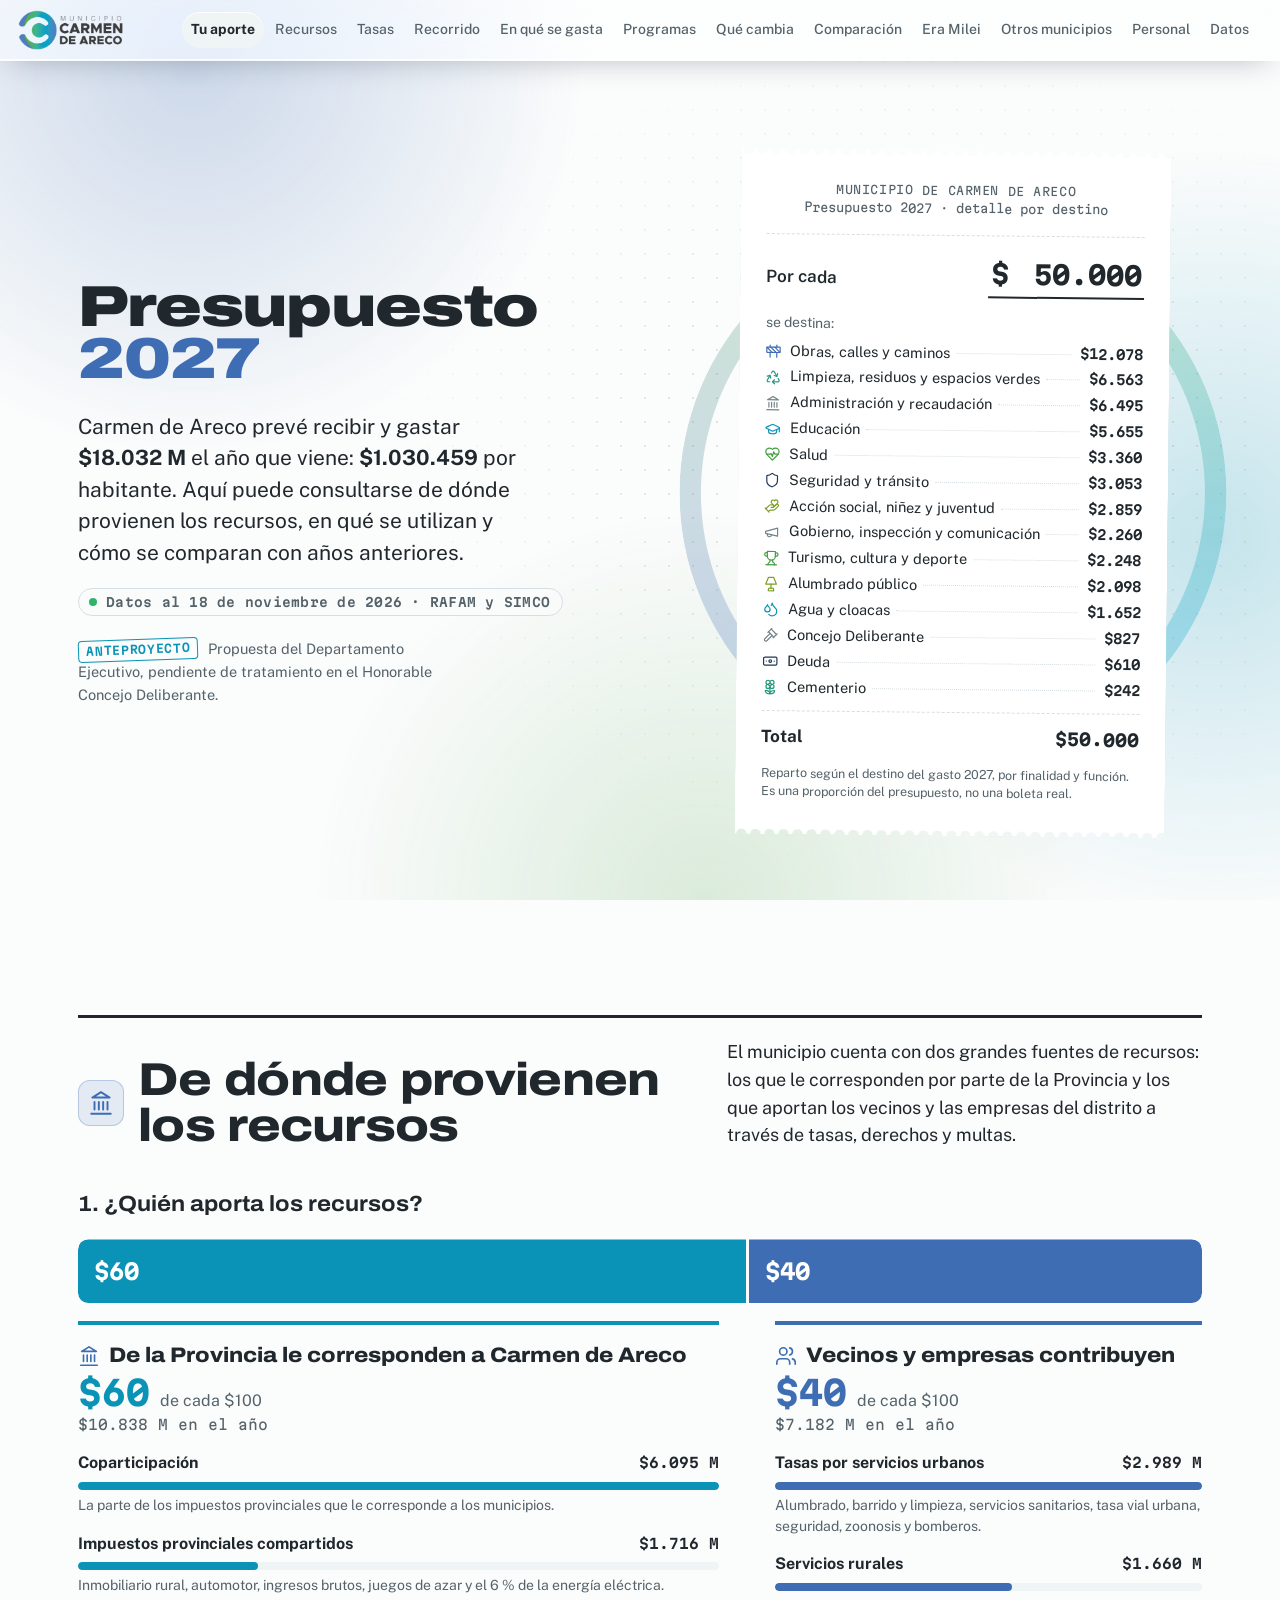
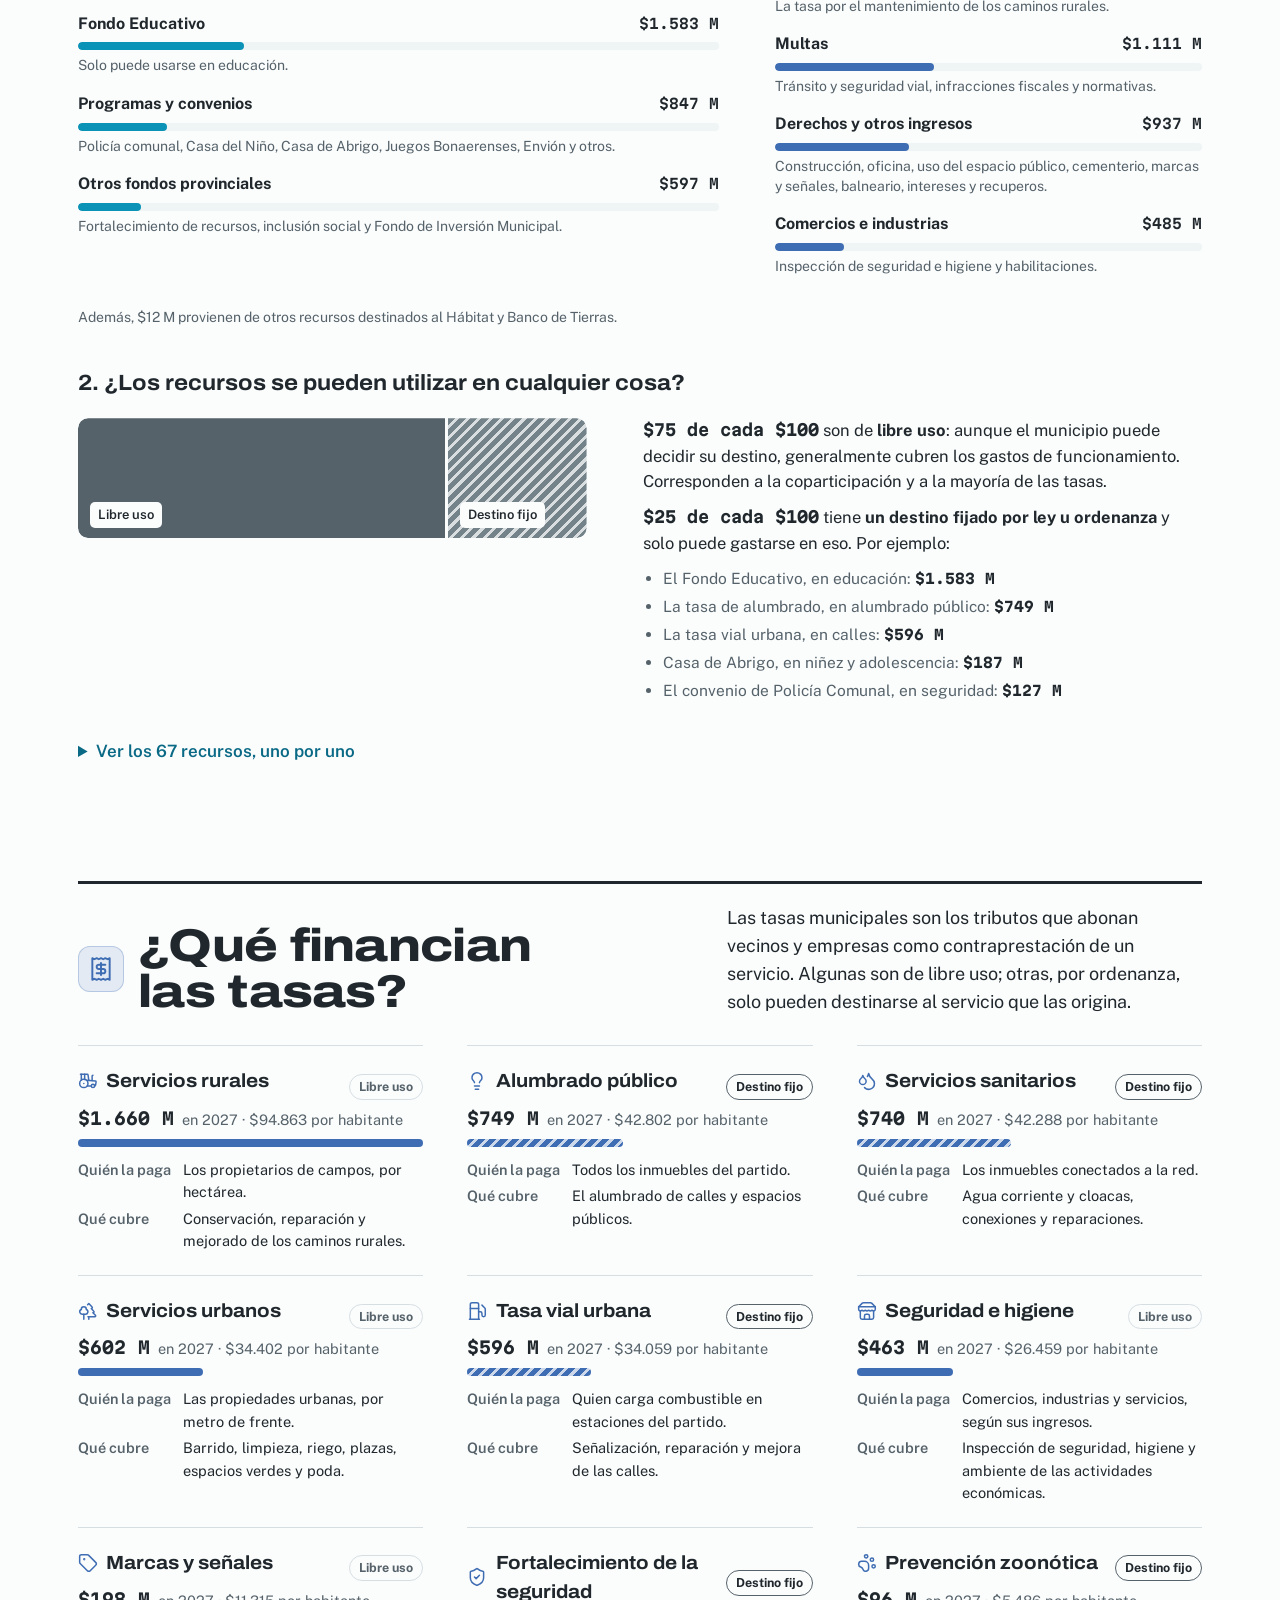
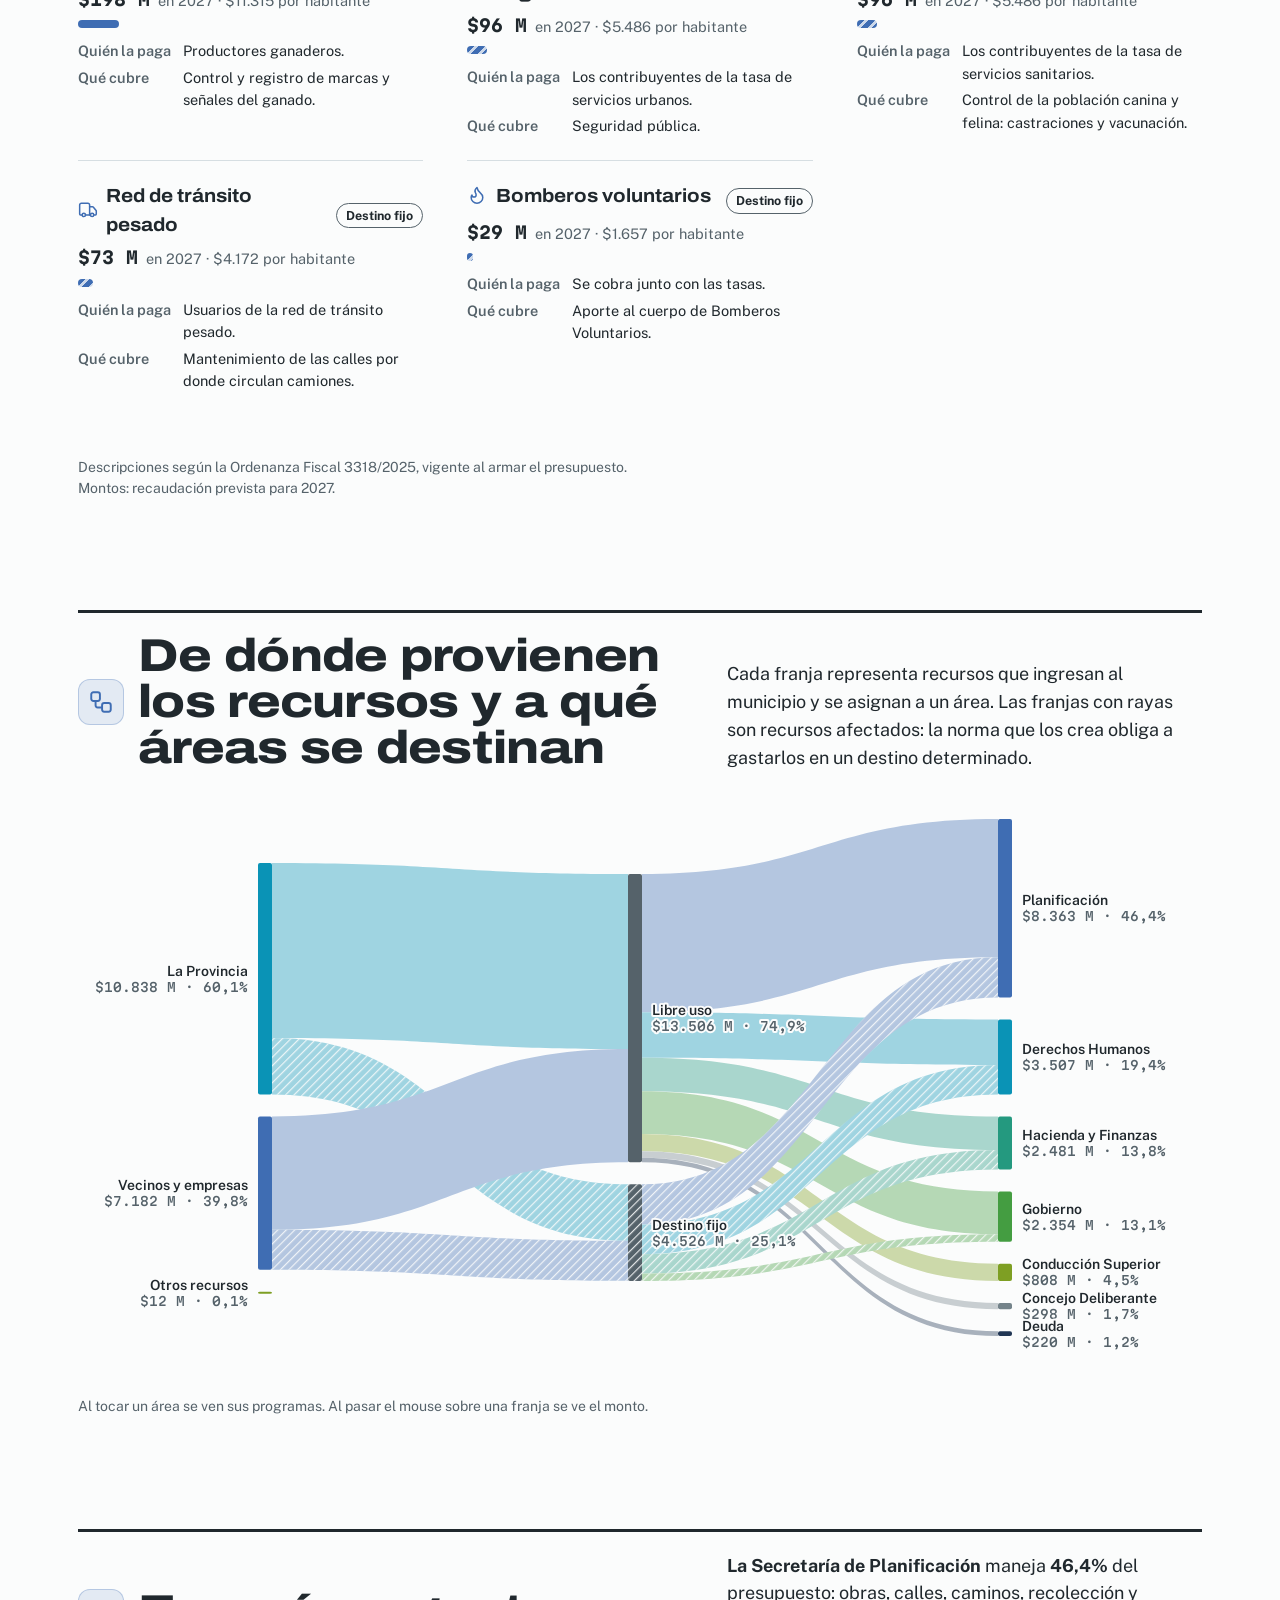
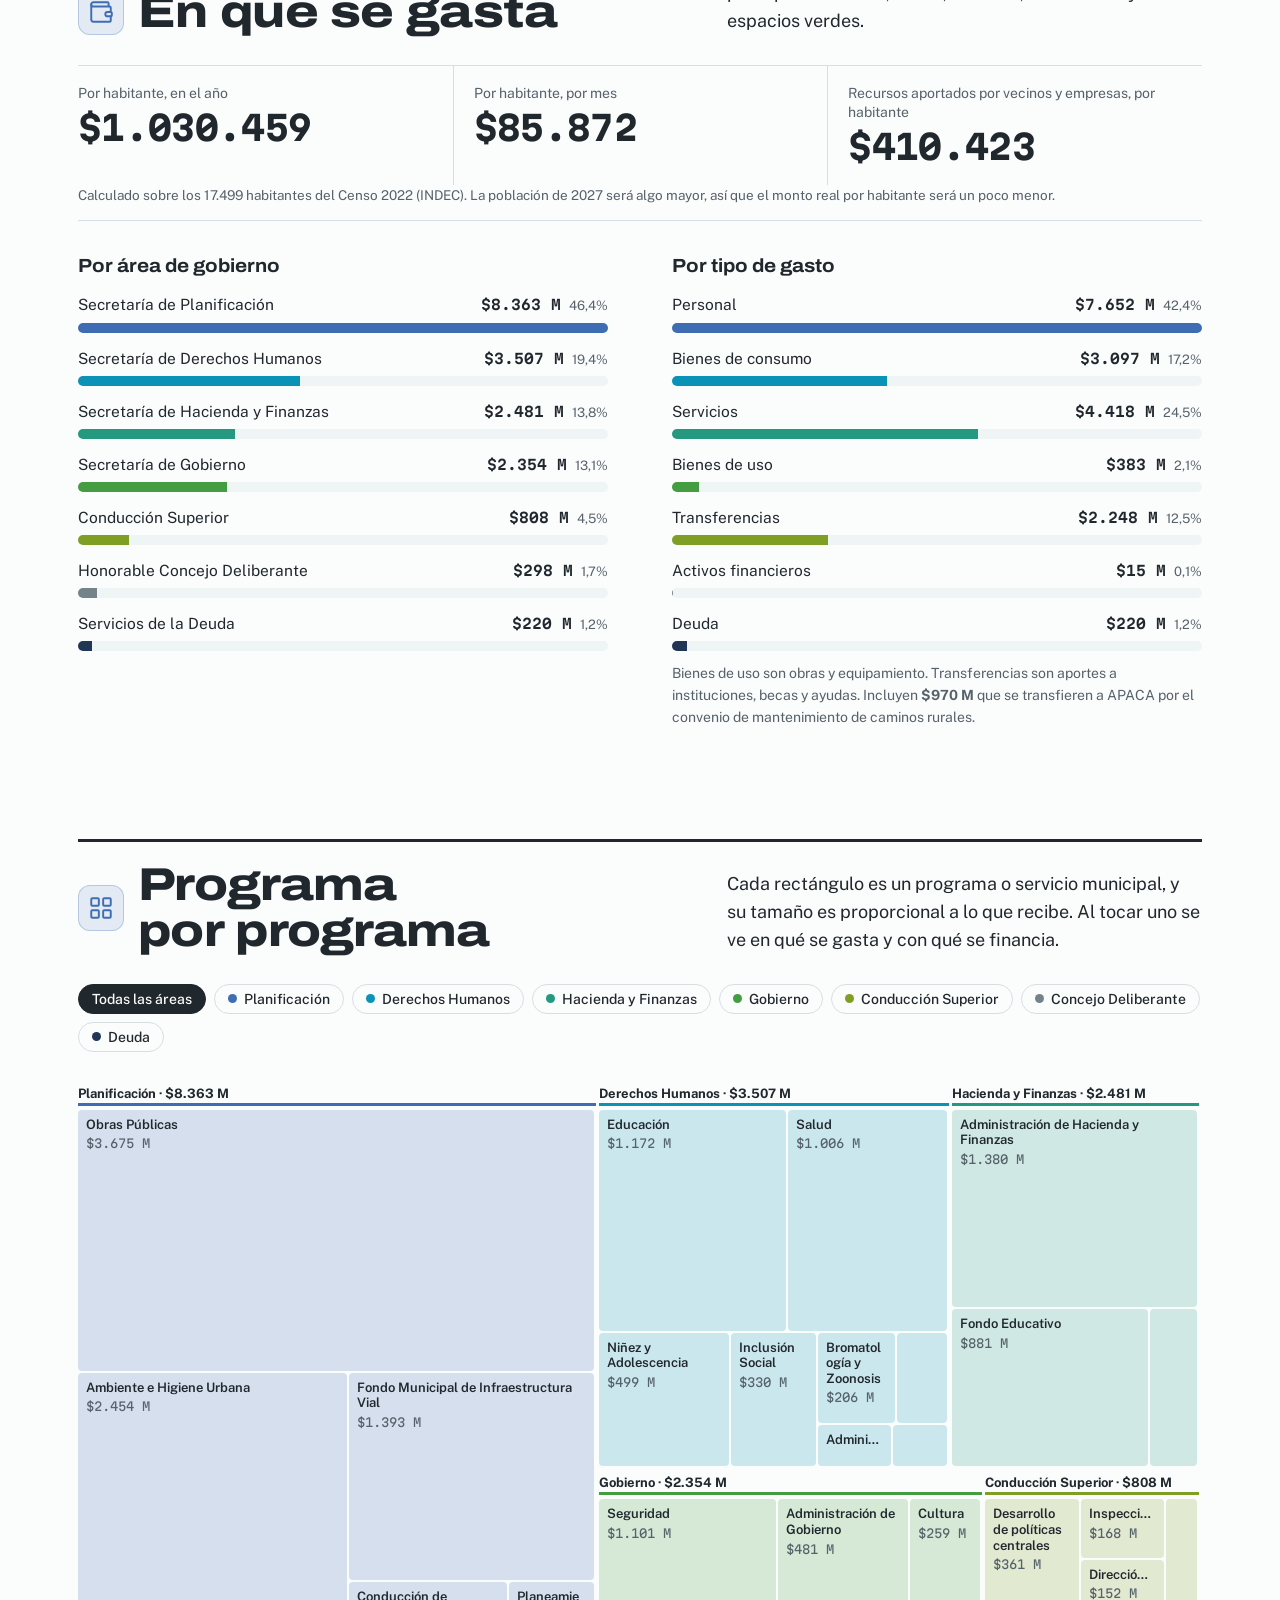
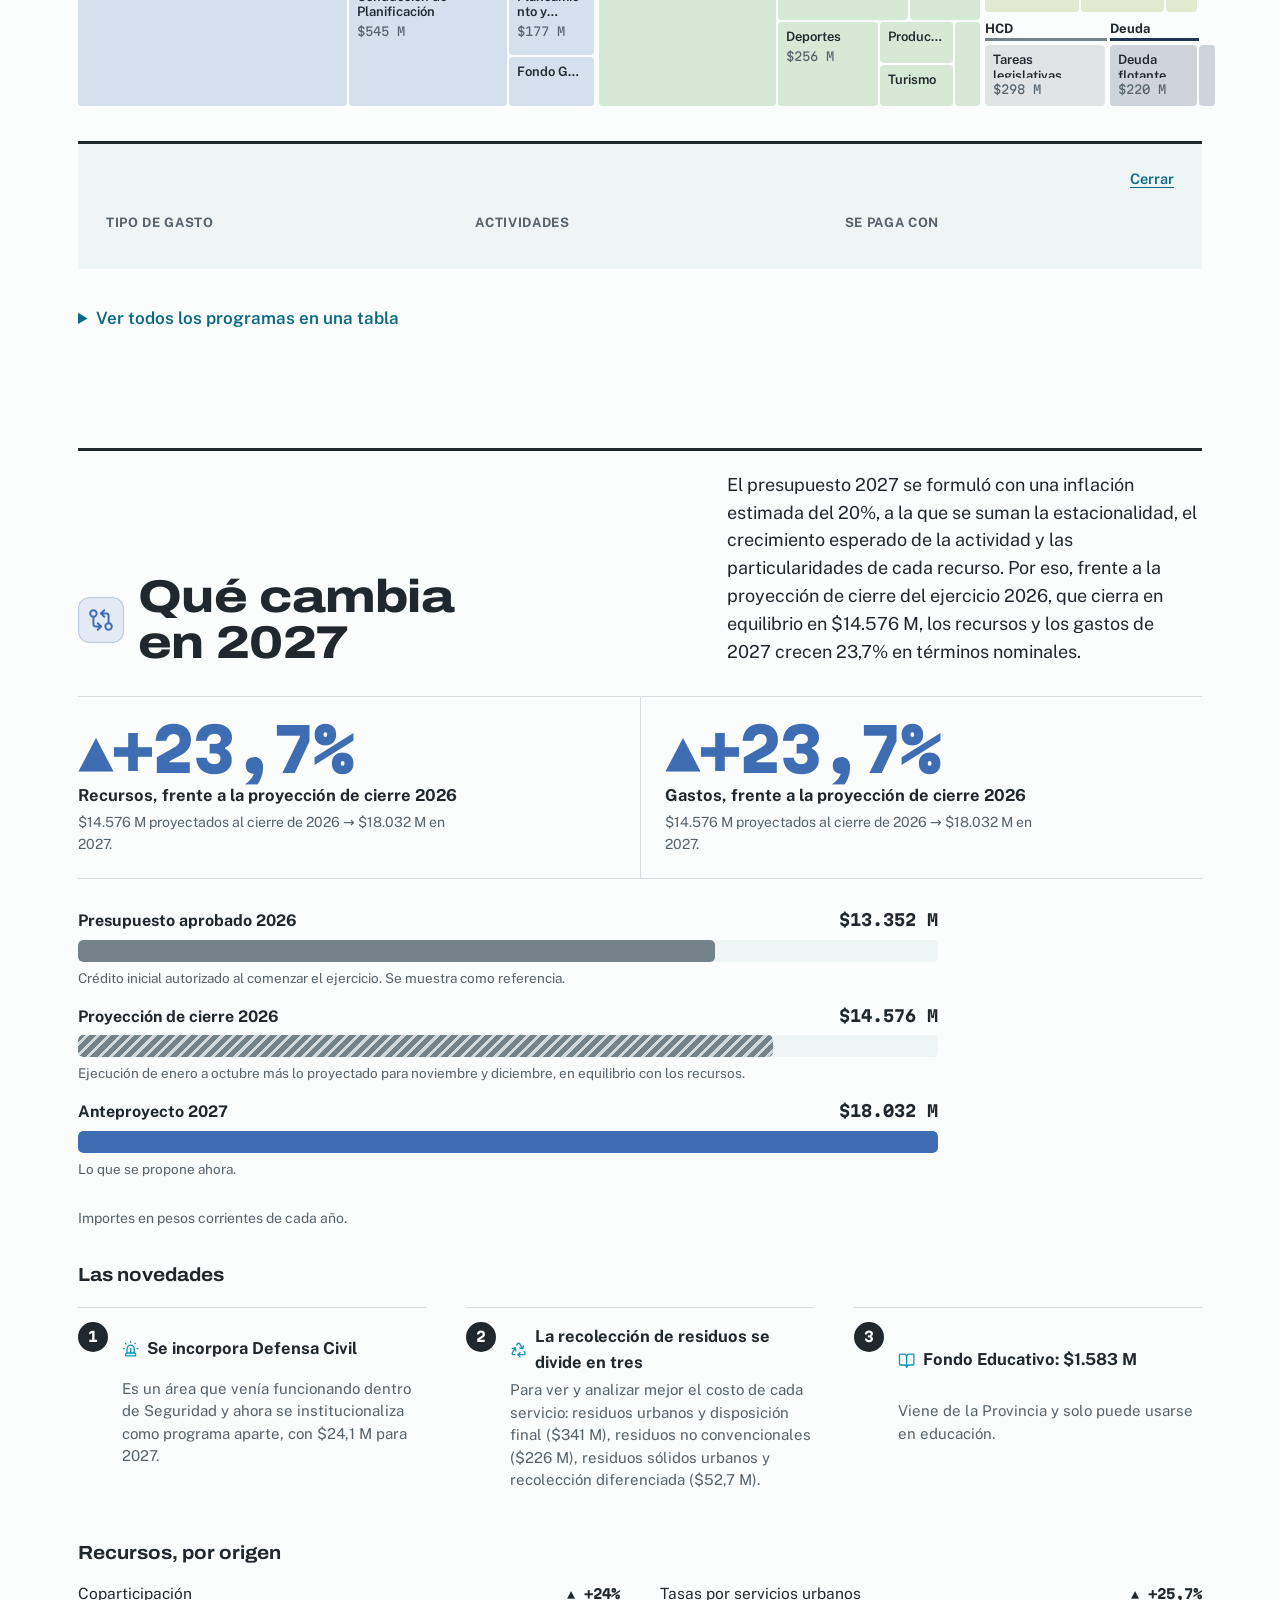
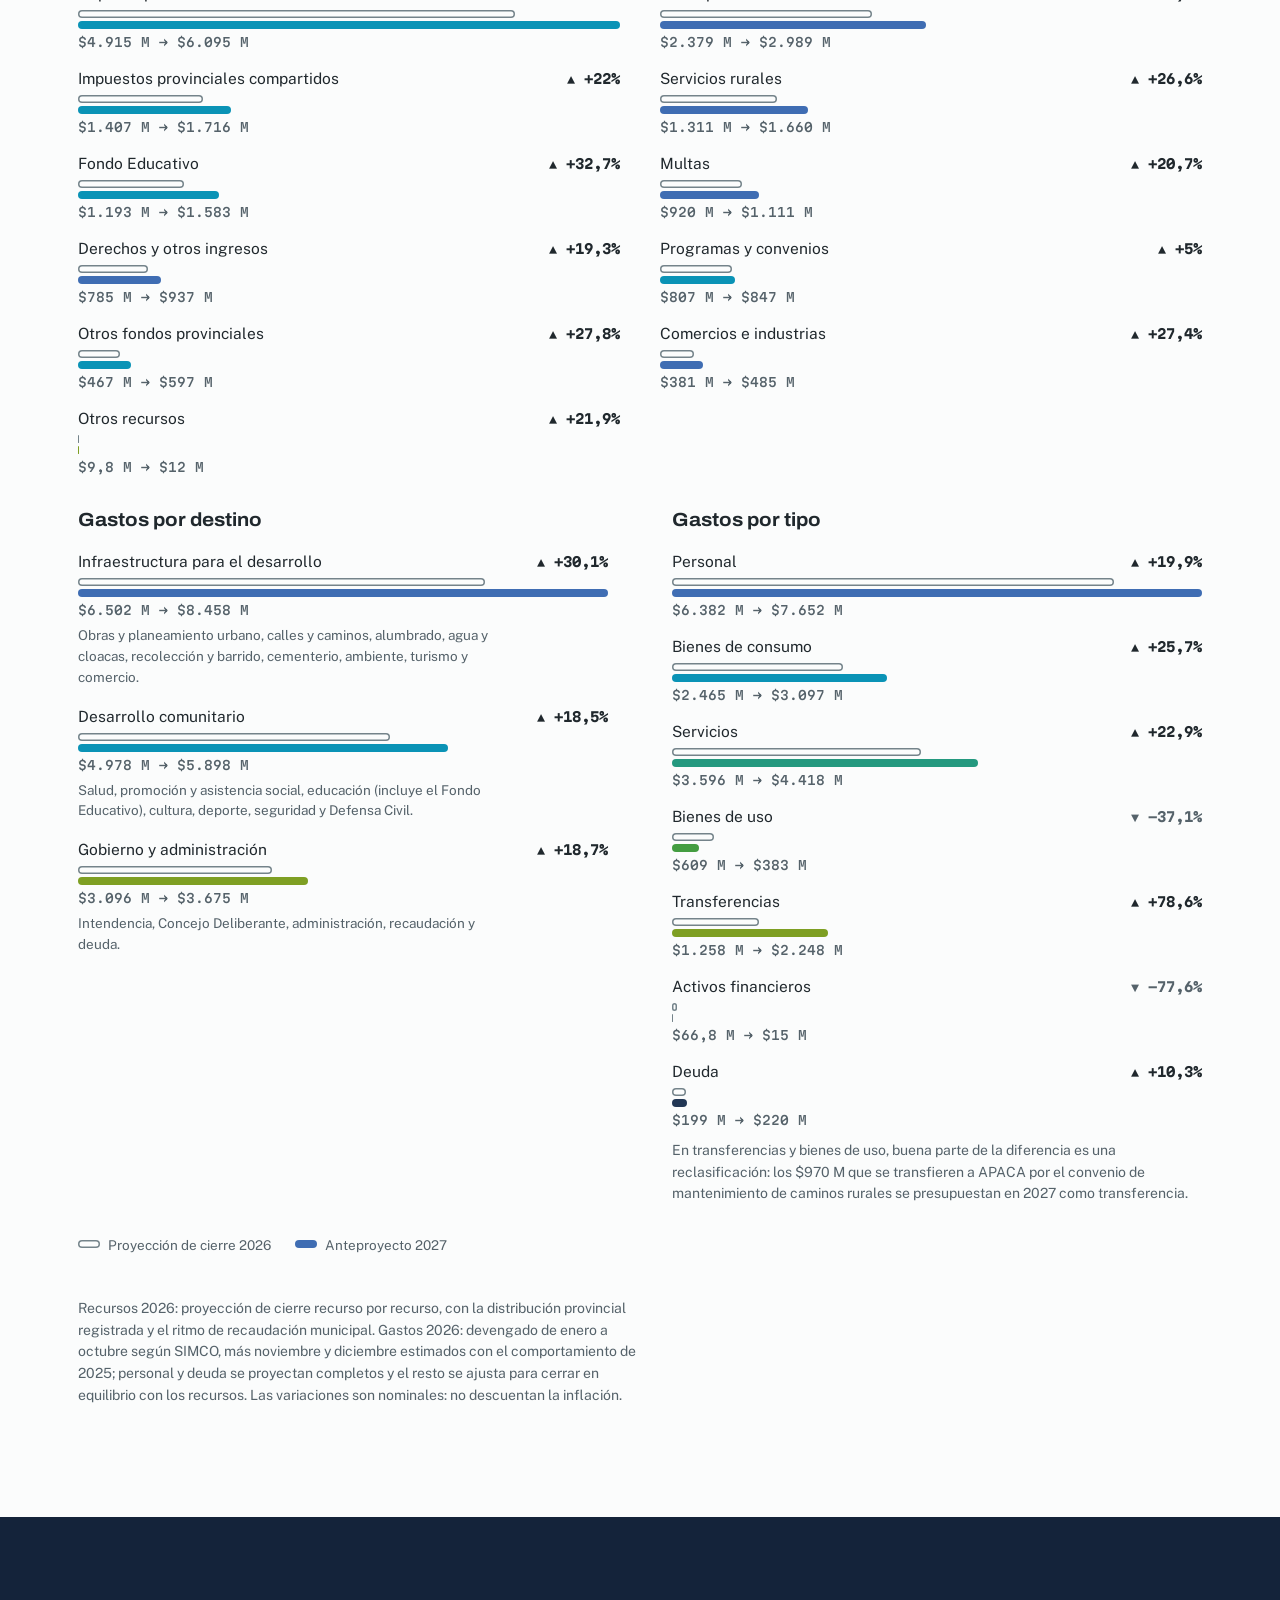
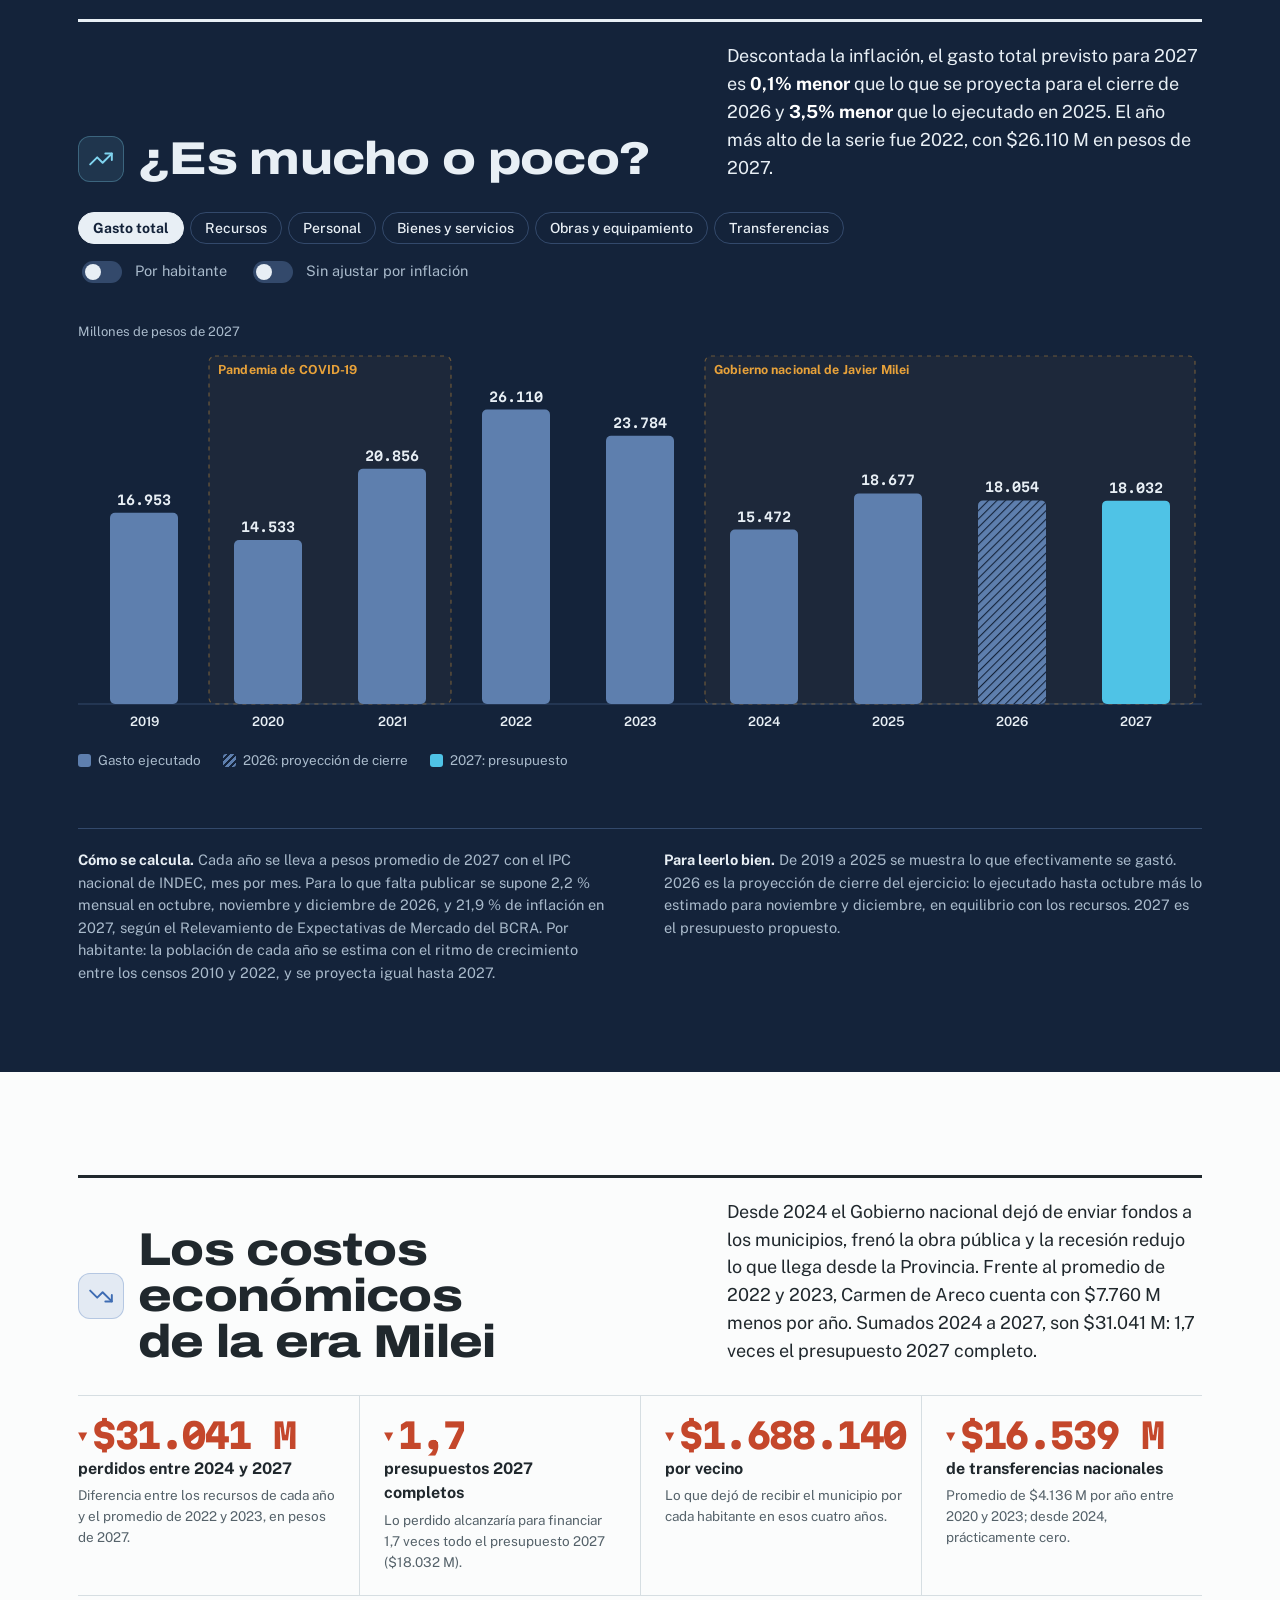
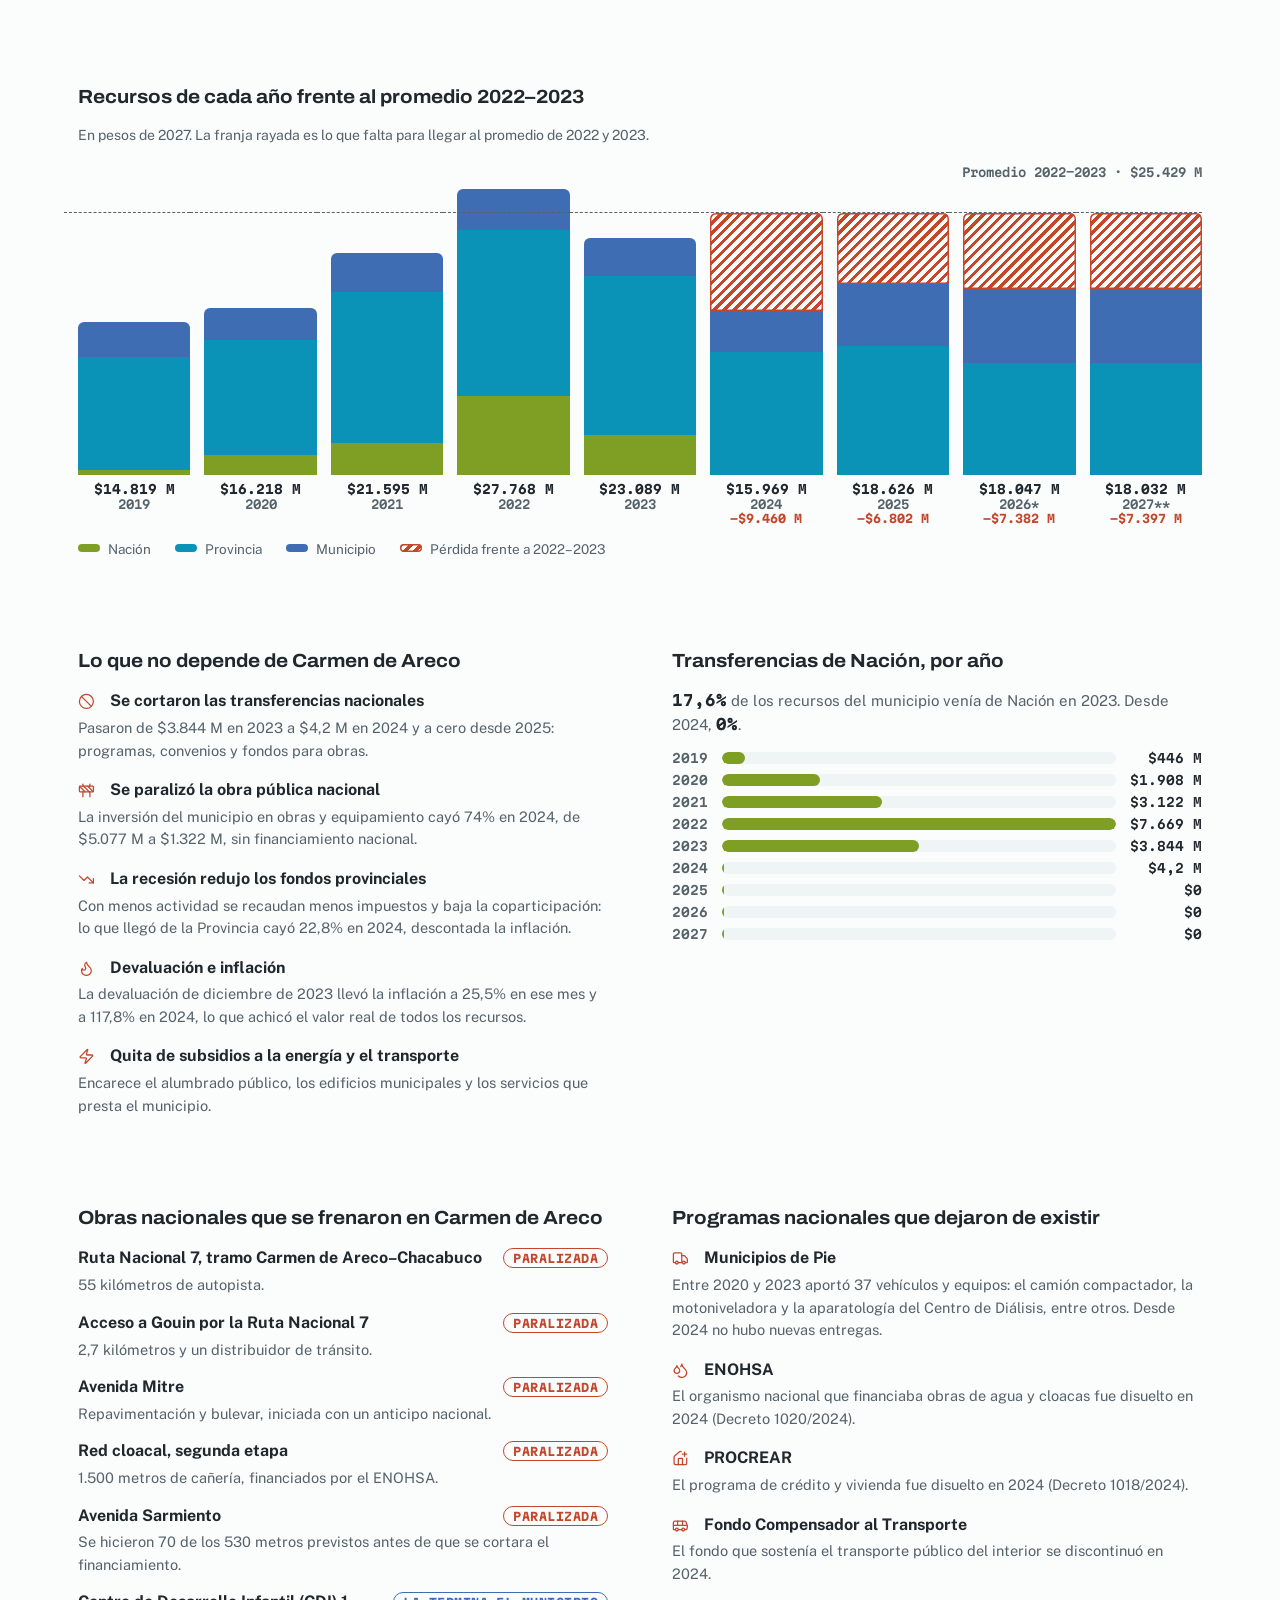
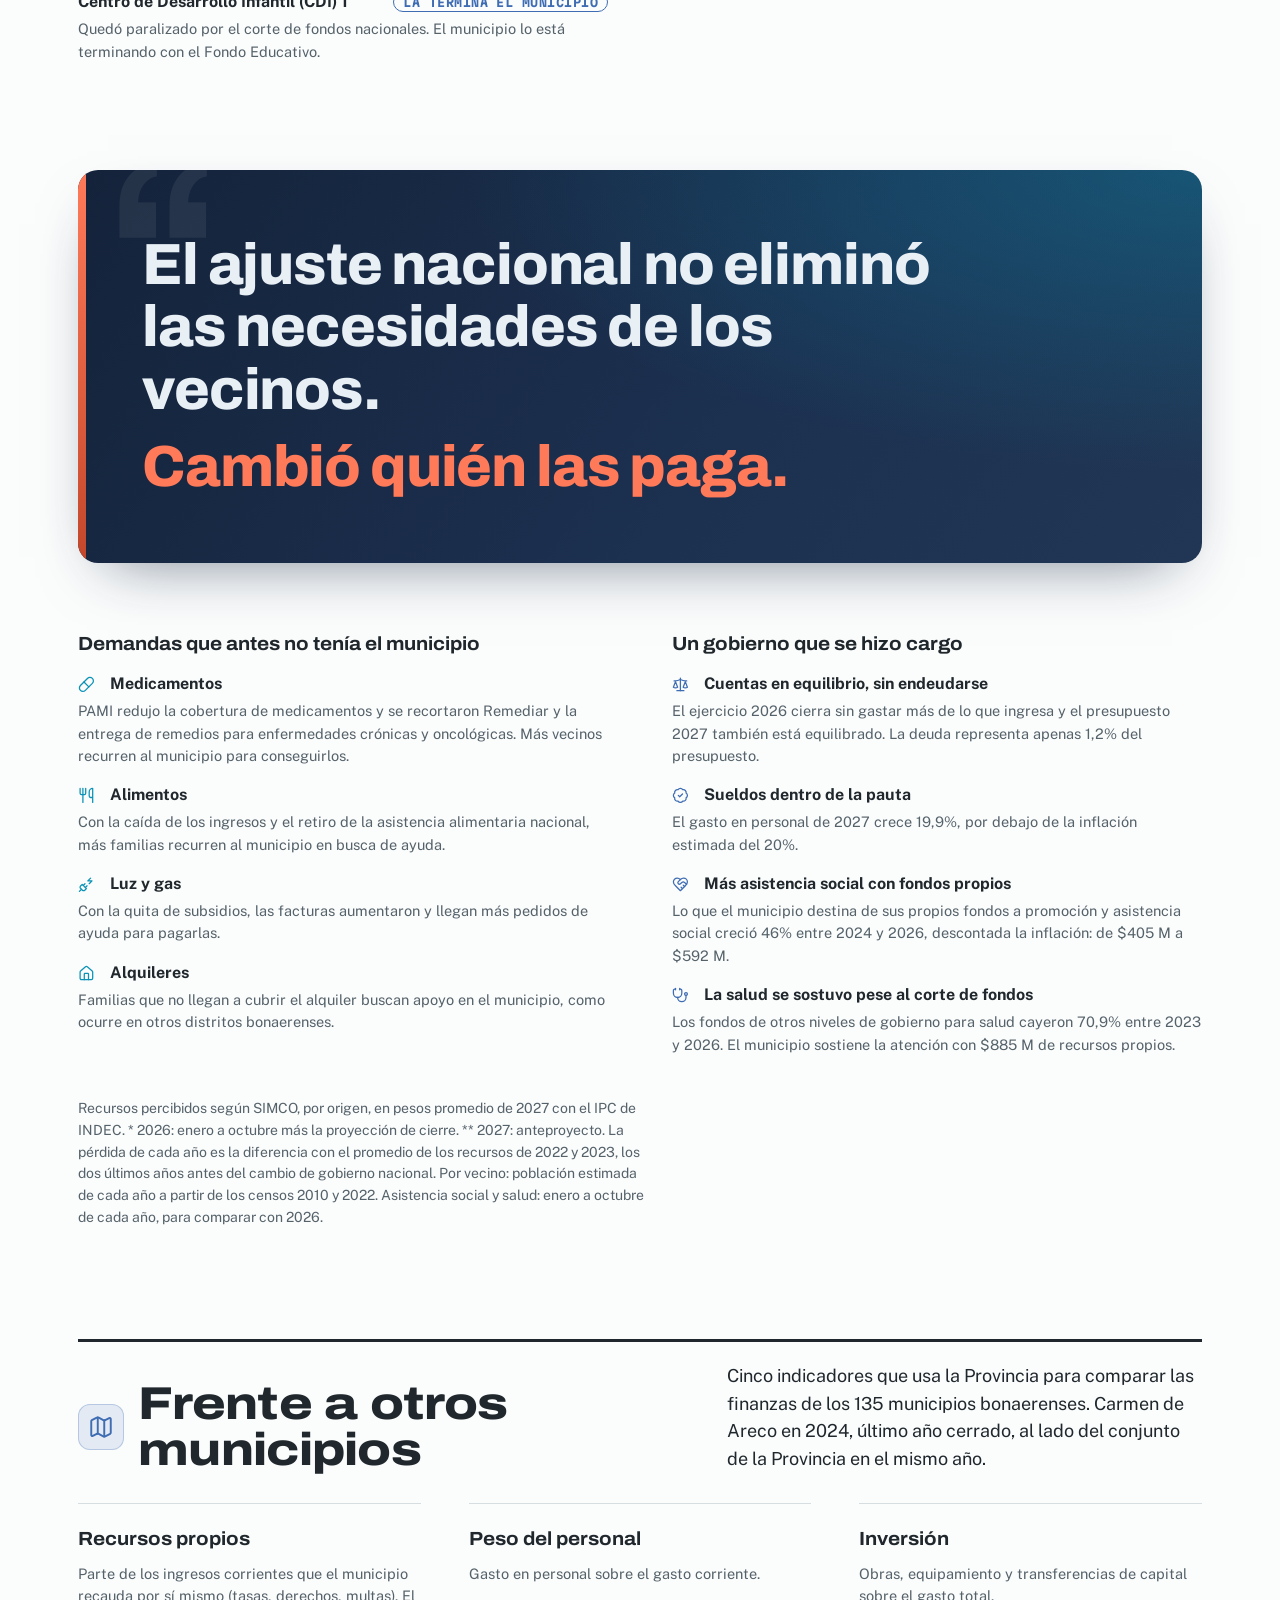
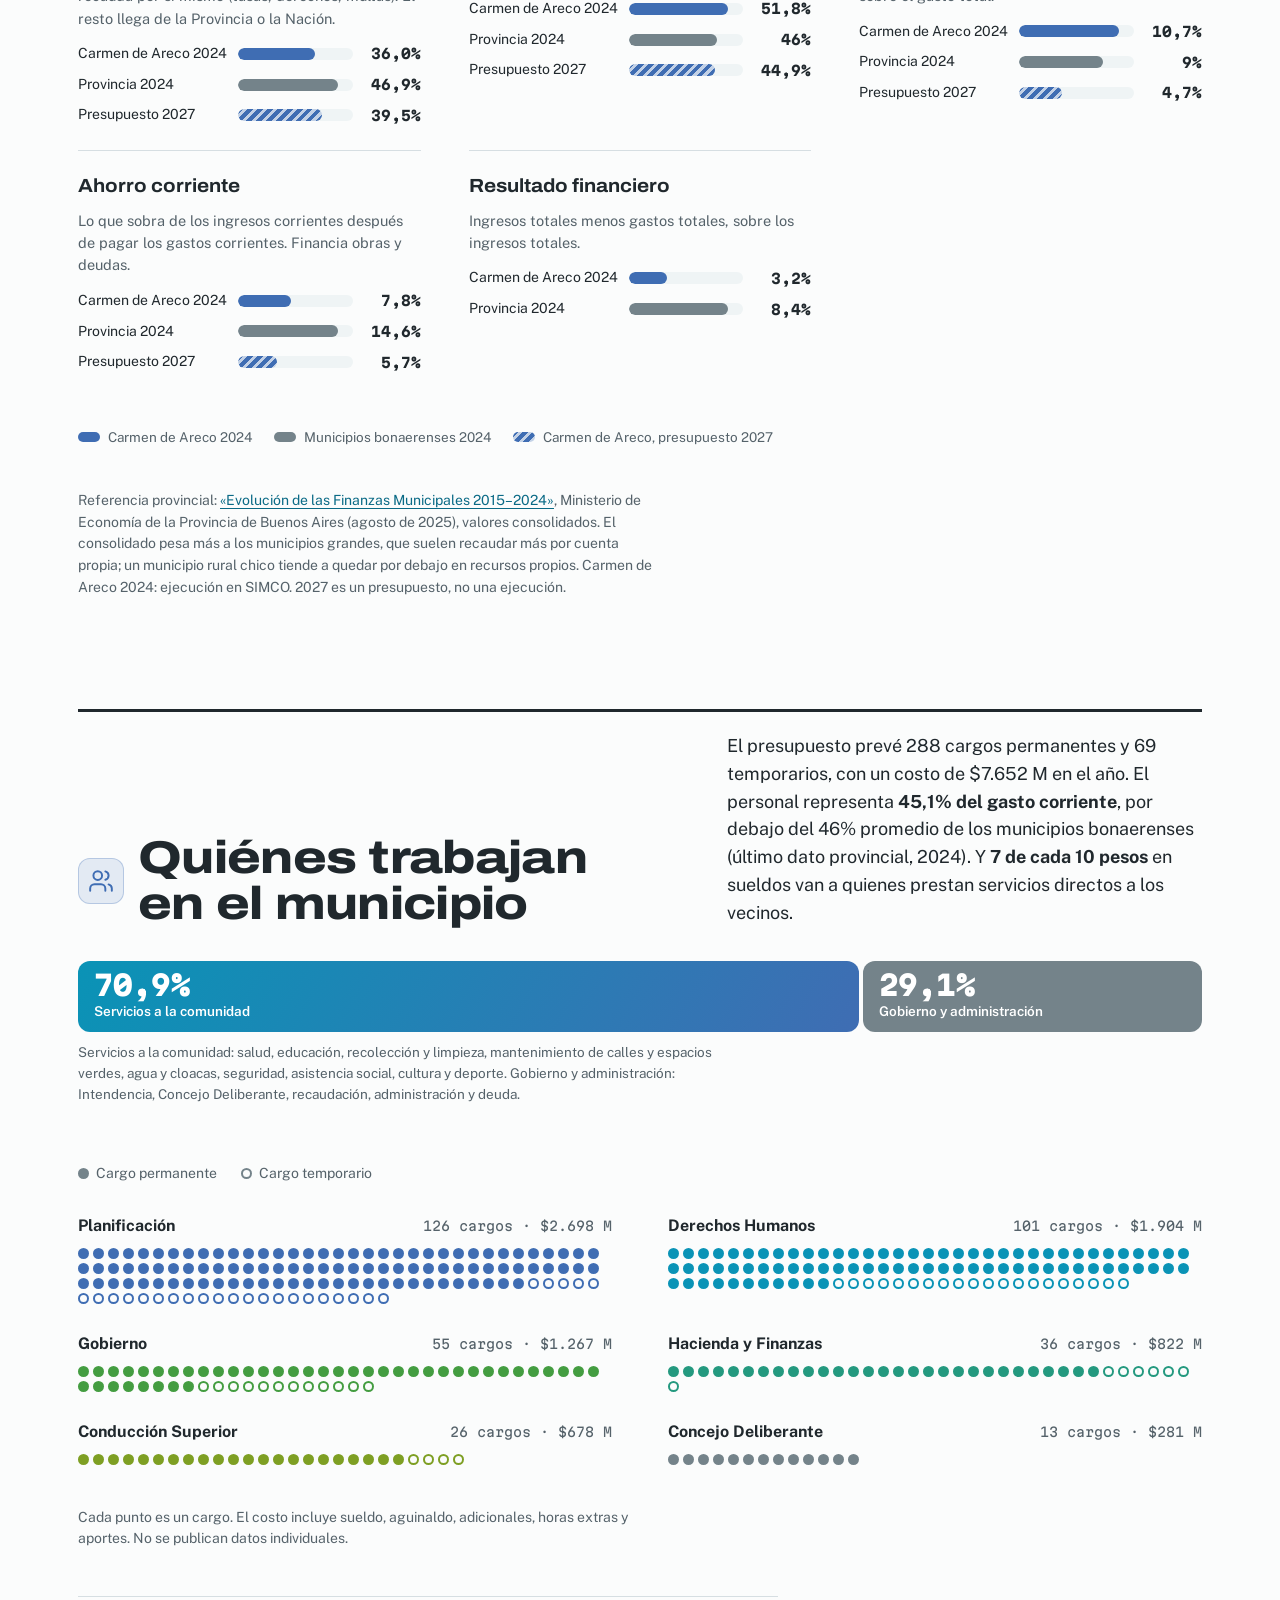
<file: index.html>
<!doctype html>
<html lang="es-AR">
<head>
  <meta charset="utf-8">
  <meta name="viewport" content="width=device-width, initial-scale=1, viewport-fit=cover">
  <title>Presupuesto 2027 · Carmen de Areco</title>
  <meta name="description" content="Anteproyecto de presupuesto 2027 de la Municipalidad de Carmen de Areco: de dónde provienen los recursos, en qué se gastan y cómo se comparan con años anteriores.">
  <meta property="og:title" content="Presupuesto 2027 · Carmen de Areco">
  <meta property="og:description" content="De dónde provienen los recursos, en qué se gastan y cómo se comparan con años anteriores.">
  <meta property="og:type" content="website">
  <meta property="og:url" content="https://tomasrisso91-source.github.io/presupuesto_2027_carmen_de_areco/">
  <meta property="og:image" content="https://tomasrisso91-source.github.io/presupuesto_2027_carmen_de_areco/img/compartir.png">
  <meta property="og:image:width" content="1200">
  <meta property="og:image:height" content="630">
  <meta property="og:image:alt" content="Presupuesto 2027 de Carmen de Areco: $18.032 millones">
  <meta property="og:locale" content="es_AR">
  <meta name="twitter:card" content="summary_large_image">
  <meta name="twitter:image" content="https://tomasrisso91-source.github.io/presupuesto_2027_carmen_de_areco/img/compartir.png">
  <link rel="canonical" href="https://tomasrisso91-source.github.io/presupuesto_2027_carmen_de_areco/">
  <meta name="theme-color" content="#FBFCFC">
  <link rel="icon" href="img/icono.png">
  <link rel="preconnect" href="https://fonts.googleapis.com">
  <link rel="preconnect" href="https://fonts.gstatic.com" crossorigin>
  <link rel="stylesheet" href="https://fonts.googleapis.com/css2?family=Archivo:wdth,wght@62..125,400..900&family=Martian+Mono:wdth,wght@87.5,400..700&family=Public+Sans:ital,wght@0,400..700;1,400&display=swap">
  <link rel="stylesheet" href="estilos.css?v=47">
</head>
<body>
  <div class="fondo" aria-hidden="true"><i class="f1"></i><i class="f2"></i><i class="f3"></i></div>
  <a class="saltar" href="#contenido">Saltar al contenido</a>

  <header class="barra">
    <div class="barra-in">
      <a href="#inicio" class="marca" aria-label="Inicio"><picture><source srcset="img/logo-oscuro.webp" type="image/webp" media="(prefers-color-scheme: dark)"><source srcset="img/logo-oscuro-320.png" media="(prefers-color-scheme: dark)"><source srcset="img/logo.webp" type="image/webp"><img src="img/logo-320.png" alt="Municipio de Carmen de Areco" width="106" height="40"></picture></a>
      <button type="button" class="menu-btn" id="menu-btn" aria-expanded="false" aria-controls="indice"><i data-lucide="menu" aria-hidden="true"></i><span>Secciones</span></button>
      <nav class="indice" id="indice" aria-label="Secciones">
        <a href="#calculadora">Tu aporte</a>
        <a href="#recursos">Recursos</a>
        <a href="#tasas">Tasas</a>
        <a href="#recorrido">Recorrido</a>
        <a href="#gastos">En qué se gasta</a>
        <a href="#programas">Programas</a>
        <a href="#cambios">Qué cambia</a>
        <a href="#evolucion">Comparación</a>
        <a href="#milei">Era Milei</a>
        <a href="#municipios">Otros municipios</a>
        <a href="#personal">Personal</a>
        <a href="#datos">Datos</a>
      </nav>
    </div>
  </header>

  <main id="contenido">

    <!-- PORTADA SOLO PARA IMPRESIÓN -->
    <section class="portada-print" aria-hidden="true">
      <img class="pp-logo" src="img/logo-320.png" alt="" width="212" height="80">
      <div class="pp-cuerpo">
        <p class="pp-sup">Municipalidad de Carmen de Areco · Secretaría de Hacienda y Finanzas</p>
        <p class="pp-titulo">Presupuesto <span>2027</span></p>
        <p class="pp-sub">Anteproyecto del Departamento Ejecutivo, para su tratamiento en el Honorable Concejo Deliberante</p>
        <div class="pp-cifras">
          <div><b data-v="total">—</b><span>recursos y gastos previstos</span></div>
          <div><b data-v="por_hab">—</b><span>por habitante en el año</span></div>
          <div><b id="pp-var">—</b><span>frente al cierre proyectado de 2026</span></div>
        </div>
      </div>
      <div class="pp-pie">
        <img src="img/qr.svg" alt="" width="110" height="110">
        <p><b>Versión interactiva</b><br>Escaneá el código con la cámara de tu celular<br><span>Datos al 18 de noviembre de 2026 · Fuentes: RAFAM y SIMCO</span></p>
      </div>
    </section>

    <!-- APERTURA + CALCULADORA -->
    <section class="apertura" id="inicio">
      <div class="apertura-txt">
        <h1>Presupuesto<br><span>2027</span></h1>
        <p class="bajada">Carmen de Areco prevé recibir y gastar <strong data-v="total">—</strong> el año que viene: <strong data-v="por_hab">—</strong> por habitante. Aquí puede consultarse de dónde provienen los recursos, en qué se utilizan y cómo se comparan con años anteriores.</p>
        <p class="vivo"><span class="pulso" aria-hidden="true"></span>Datos al 18 de noviembre de 2026 · RAFAM y SIMCO</p>
        <p class="estado"><span class="sello">Anteproyecto</span> Propuesta del Departamento Ejecutivo, pendiente de tratamiento en el Honorable Concejo Deliberante.</p>
      </div>

      <div class="ticket-zona" id="calculadora">
        <form class="ticket" id="ticket" aria-labelledby="ticket-titulo" autocomplete="off">
          <p class="ticket-cab" id="ticket-titulo">Municipio de Carmen de Areco<span>Presupuesto 2027 · detalle por destino</span></p>
          <label class="ticket-monto" for="monto">
            <span>Por cada</span>
            <span class="ticket-input"><span aria-hidden="true">$</span><input id="monto" name="monto" inputmode="numeric" value="50.000" aria-describedby="ticket-ayuda"></span>
          </label>
          <p class="ticket-sub">se destina:</p>
          <ol class="ticket-lineas" id="ticket-lineas"></ol>
          <p class="ticket-total" aria-live="polite"><span>Total</span><span id="ticket-total">—</span></p>
          <p class="ticket-pie" id="ticket-ayuda">Reparto según el destino del gasto 2027, por finalidad y función. Es una proporción del presupuesto, no una boleta real.</p>
        </form>
      </div>
    </section>

    <!-- RECURSOS -->
    <section class="cap" id="recursos" aria-labelledby="t-recursos">
      <div class="cap-cab">
        <h2 id="t-recursos">De dónde provienen los recursos</h2>
        <p class="cap-intro">El municipio cuenta con dos grandes fuentes de recursos: los que le corresponden por parte de la Provincia y los que aportan los vecinos y las empresas del distrito a través de tasas, derechos y multas.</p>
      </div>

      <div class="pregunta">
        <h3 class="preg">1. ¿Quién aporta los recursos?</h3>
        <div class="cien" id="cien" role="img"></div>
        <div class="quienes" id="quienes"></div>
        <p class="nota" id="otros-origen"></p>
      </div>

      <div class="pregunta">
        <h3 class="preg">2. ¿Los recursos se pueden utilizar en cualquier cosa?</h3>
        <div class="destino">
          <div class="destino-barra" id="destino-barra" role="img"></div>
          <div class="destino-txt">
            <p><strong id="pct-libre">—</strong> son de <b>libre uso</b>: aunque el municipio puede decidir su destino, generalmente cubren los gastos de funcionamiento. Corresponden a la coparticipación y a la mayoría de las tasas.</p>
            <p><strong id="pct-fijo">—</strong> tiene <b>un destino fijado por ley u ordenanza</b> y solo puede gastarse en eso. Por ejemplo:</p>
            <ul class="ejemplos" id="ejemplos-fijo"></ul>
          </div>
        </div>
      </div>

      <details class="plegable">
        <summary>Ver los 67 recursos, uno por uno</summary>
        <label class="buscar"><span class="sr">Buscar recurso</span><input type="search" id="buscar-rec" placeholder="Buscar un recurso"></label>
        <div class="tabla-zona">
          <table class="tabla tabla-rec" id="tabla-rec">
            <thead><tr>
              <th scope="col">Recurso</th>
              <th scope="col">Lo aporta</th>
              <th scope="col">Uso</th>
              <th scope="col" class="num">Presupuesto 2027</th>
            </tr></thead>
            <tbody></tbody>
          </table>
        </div>
      </details>
    </section>

    <!-- TASAS -->
    <section class="cap" id="tasas" aria-labelledby="t-tasas">
      <div class="cap-cab">
        <h2 id="t-tasas">¿Qué financian las tasas?</h2>
        <p class="cap-intro">Las tasas municipales son los tributos que abonan vecinos y empresas como contraprestación de un servicio. Algunas son de libre uso; otras, por ordenanza, solo pueden destinarse al servicio que las origina.</p>
      </div>
      <div class="tasas" id="lista-tasas" data-recortar="4" data-recortar-txt="Ver todas las tasas"></div>
      <p class="nota">Descripciones según la Ordenanza Fiscal 3318/2025, vigente al armar el presupuesto. Montos: recaudación prevista para 2027.</p>
    </section>

    <!-- RECORRIDO -->
    <section class="cap" id="recorrido" aria-labelledby="t-recorrido">
      <div class="cap-cab">
        <h2 id="t-recorrido">De dónde provienen los recursos y a qué áreas se destinan</h2>
        <p class="cap-intro">Cada franja representa recursos que ingresan al municipio y se asignan a un área. Las franjas con rayas son recursos afectados: la norma que los crea obliga a gastarlos en un destino determinado.</p>
      </div>
      <figure class="fig flujo" id="flujo"></figure>
      <p class="nota">Al tocar un área se ven sus programas. Al pasar el mouse sobre una franja se ve el monto.</p>
    </section>

    <!-- GASTOS -->
    <section class="cap" id="gastos" aria-labelledby="t-gastos">
      <div class="cap-cab">
        <h2 id="t-gastos">En qué se gasta</h2>
        <p class="cap-intro"><strong data-v="jur_top">—</strong> maneja <strong data-v="jur_top_pct">—</strong> del presupuesto: obras, calles, caminos, recolección y espacios verdes.</p>
      </div>
      <div class="por-hab" id="por-hab" aria-label="Gasto por habitante">
        <div class="ph-cifra"><span>Por habitante, en el año</span><b data-v="por_hab">—</b></div>
        <div class="ph-cifra"><span>Por habitante, por mes</span><b data-v="por_hab_mes">—</b></div>
        <div class="ph-cifra"><span>Recursos aportados por vecinos y empresas, por habitante</span><b data-v="rec_mun_hab">—</b></div>
        <p class="ph-nota">Calculado sobre los <span data-v="poblacion">—</span> habitantes del Censo 2022 (INDEC). La población de 2027 será algo mayor, así que el monto real por habitante será un poco menor.</p>
      </div>
      <div class="dos">
        <div>
          <h3>Por área de gobierno</h3>
          <div class="filas" id="areas"></div>
        </div>
        <div>
          <h3>Por tipo de gasto</h3>
          <div class="filas" id="incisos"></div>
          <p class="nota">Bienes de uso son obras y equipamiento. Transferencias son aportes a instituciones, becas y ayudas. Incluyen <strong data-v="apaca">—</strong> que se transfieren a APACA por el convenio de mantenimiento de caminos rurales.</p>
        </div>
      </div>
    </section>

    <!-- PROGRAMAS -->
    <section class="cap" id="programas" aria-labelledby="t-programas">
      <div class="cap-cab">
        <h2 id="t-programas">Programa por programa</h2>
        <p class="cap-intro">Cada rectángulo es un programa o servicio municipal, y su tamaño es proporcional a lo que recibe. Al tocar uno se ve en qué se gasta y con qué se financia.</p>
      </div>
      <div class="filtro" role="group" aria-label="Filtrar programas por área" id="filtro-areas"></div>
      <figure class="fig mapa-zona">
        <div class="mapa" id="mapa"></div>
      </figure>
      <aside class="ficha" id="ficha" hidden aria-live="polite">
        <div class="ficha-cab">
          <div>
            <p class="ficha-area" id="ficha-area"></p>
            <h3 id="ficha-titulo"></h3>
            <p class="ficha-total" id="ficha-total"></p>
          </div>
          <button type="button" class="enlace" id="ficha-cerrar">Cerrar</button>
        </div>
        <div class="tres">
          <div><h4>Tipo de gasto</h4><div class="filas chicas" id="ficha-incisos"></div></div>
          <div><h4>Actividades</h4><div class="filas chicas" id="ficha-actividades"></div></div>
          <div><h4>Se paga con</h4><div class="filas chicas" id="ficha-fuentes"></div></div>
        </div>
      </aside>
      <details class="plegable">
        <summary>Ver todos los programas en una tabla</summary>
        <label class="buscar"><span class="sr">Buscar programa</span><input type="search" id="buscar-prog" placeholder="Buscar un programa o área"></label>
        <div class="tabla-zona">
          <table class="tabla" id="tabla-prog">
            <thead><tr>
              <th scope="col" data-orden="programa">Programa</th>
              <th scope="col" class="num" data-orden="personal">Personal</th>
              <th scope="col" class="num" data-orden="bys">Bienes y servicios</th>
              <th scope="col" class="num" data-orden="uso">Bienes de uso</th>
              <th scope="col" class="num" data-orden="transf">Transferencias y otros</th>
              <th scope="col" class="num" data-orden="total" aria-sort="descending">Total</th>
            </tr></thead>
            <tbody></tbody>
          </table>
        </div>
      </details>
    </section>

    <!-- QUÉ CAMBIA EN 2027 -->
    <section class="cap" id="cambios" aria-labelledby="t-cambios">
      <div class="cap-cab">
        <h2 id="t-cambios">Qué cambia en 2027</h2>
        <p class="cap-intro" id="cambios-lectura">—</p>
      </div>

      <div class="dos-comparaciones" id="dos-comparaciones"></div>
      <div class="dos-presup" id="dos-presup"></div>

      <div class="novedades">
        <h3>Las novedades</h3>
        <ol class="nov-lista" id="nov-lista"></ol>
      </div>

      <div class="cmp-rec">
        <h3>Recursos, por origen</h3>
        <div class="antes-despues" id="cmp-recursos" data-recortar="4" data-recortar-txt="Ver todos los recursos"></div>
      </div>

      <div class="dos">
        <div>
          <h3>Gastos por destino</h3>
          <div class="antes-despues" id="cmp-areas"></div>
        </div>
        <div>
          <h3>Gastos por tipo</h3>
          <div class="antes-despues" id="cmp-incisos"></div>
          <p class="nota">En transferencias y bienes de uso, buena parte de la diferencia es una reclasificación: los <span data-v="apaca">—</span> que se transfieren a APACA por el convenio de mantenimiento de caminos rurales se presupuestan en 2027 como transferencia.</p>
        </div>
      </div>
      <p class="clave-ad"><span><i class="ad-26"></i>Proyección de cierre 2026</span><span><i class="ad-27"></i>Anteproyecto 2027</span></p>
      <p class="nota" id="cambios-metodo"></p>
    </section>

    <!-- EVOLUCIÓN REAL -->
    <section class="cap cap-oscuro" id="evolucion" aria-labelledby="t-evolucion">
      <div class="cap-cab">
        <h2 id="t-evolucion">¿Es mucho o poco?</h2>
        <p class="cap-intro" id="evo-lectura" aria-live="polite">—</p>
      </div>
      <div class="evo-controles">
        <div class="seg" role="group" aria-label="Qué comparar" id="evo-serie">
          <button type="button" data-serie="gasto">Gasto total</button>
          <button type="button" data-serie="recursos">Recursos</button>
          <button type="button" data-serie="i1">Personal</button>
          <button type="button" data-serie="i23">Bienes y servicios</button>
          <button type="button" data-serie="i4">Obras y equipamiento</button>
          <button type="button" data-serie="i5">Transferencias</button>
        </div>
        <div class="evo-opciones">
          <label class="interruptor">
            <input type="checkbox" id="evo-hab">
            <span>Por habitante</span>
          </label>
          <label class="interruptor">
            <input type="checkbox" id="evo-nominal">
            <span>Sin ajustar por inflación</span>
          </label>
        </div>
      </div>
      <figure class="fig">
        <div class="columnas" id="evo-grafico"></div>
        <figcaption class="leyenda-evo">
          <span><i class="m m-ej"></i>Gasto ejecutado</span>
          <span><i class="m m-est"></i>2026: proyección de cierre</span>
          <span><i class="m m-pre"></i>2027: presupuesto</span>
        </figcaption>
      </figure>
      <div class="evo-notas">
        <p><strong>Cómo se calcula.</strong> Cada año se lleva a pesos promedio de 2027 con el IPC nacional de INDEC, mes por mes. Para lo que falta publicar se supone 2,2&nbsp;% mensual en octubre, noviembre y diciembre de 2026, y 21,9&nbsp;% de inflación en 2027, según el Relevamiento de Expectativas de Mercado del BCRA. Por habitante: la población de cada año se estima con el ritmo de crecimiento entre los censos 2010 y 2022, y se proyecta igual hasta 2027.</p>
        <p><strong>Para leerlo bien.</strong> De 2019 a 2025 se muestra lo que efectivamente se gastó. 2026 es la proyección de cierre del ejercicio: lo ejecutado hasta octubre más lo estimado para noviembre y diciembre, en equilibrio con los recursos. 2027 es el presupuesto propuesto.</p>
      </div>
    </section>

    <!-- ERA MILEI -->
    <section class="cap" id="milei" aria-labelledby="t-milei">
      <div class="cap-cab">
        <h2 id="t-milei">Los costos económicos de la era Milei</h2>
        <p class="cap-intro" id="milei-lectura">—</p>
      </div>
      <div class="mil-cifras" id="mil-cifras"></div>

      <div class="mil-graf">
        <h3>Recursos de cada año frente al promedio 2022–2023</h3>
        <p class="mil-sub">En pesos de 2027. La franja rayada es lo que falta para llegar al promedio de 2022 y 2023.</p>
        <div class="mil-cols" id="mil-cols" role="img"></div>
        <p class="clave-ad mil-clave"><span><i class="mk-nac"></i>Nación</span><span><i class="mk-prov"></i>Provincia</span><span><i class="mk-mun"></i>Municipio</span><span><i class="mk-perd"></i>Pérdida frente a 2022–2023</span></p>
      </div>

      <div class="dos mil-dos">
        <div>
          <h3>Lo que no depende de Carmen de Areco</h3>
          <ul class="mil-causas" id="mil-causas"></ul>
        </div>
        <div>
          <h3>Transferencias de Nación, por año</h3>
          <p class="mil-nac-pct" id="mil-nac-pct"></p>
          <div class="mil-nac" id="mil-nac" role="img"></div>
        </div>
      </div>

      <div class="dos mil-dos" data-plegar="Ver obras y programas que se frenaron">
        <div>
          <h3>Obras nacionales que se frenaron en Carmen de Areco</h3>
          <ul class="mil-obras" id="mil-obras"></ul>
        </div>
        <div>
          <h3>Programas nacionales que dejaron de existir</h3>
          <ul class="mil-causas mil-programas" id="mil-programas"></ul>
        </div>
      </div>

      <blockquote class="mil-frase">
        <p><span class="mil-frase-a">El ajuste nacional no eliminó las necesidades de los vecinos.</span> <span class="mil-frase-b">Cambió quién las paga.</span></p>
      </blockquote>

      <div class="dos mil-dos mil-dos-cerca" data-plegar="Ver las nuevas demandas y lo que hizo el municipio">
        <div>
          <h3>Demandas que antes no tenía el municipio</h3>
          <ul class="mil-causas mil-demandas" id="mil-demandas"></ul>
        </div>
        <div>
          <h3>Un gobierno que se hizo cargo</h3>
          <ul class="mil-causas mil-hizo" id="mil-hizo"></ul>
        </div>
      </div>
      <p class="nota" id="mil-metodo"></p>
    </section>

    <!-- OTROS MUNICIPIOS -->
    <section class="cap" id="municipios" aria-labelledby="t-municipios">
      <div class="cap-cab">
        <h2 id="t-municipios">Frente a otros municipios</h2>
        <p class="cap-intro">Cinco indicadores que usa la Provincia para comparar las finanzas de los 135 municipios bonaerenses. Carmen de Areco en 2024, último año cerrado, al lado del conjunto de la Provincia en el mismo año.</p>
      </div>
      <div class="indicadores" id="indicadores"></div>
      <p class="clave-ind"><span><i class="ki-cda"></i>Carmen de Areco 2024</span><span><i class="ki-prov"></i>Municipios bonaerenses 2024</span><span><i class="ki-27"></i>Carmen de Areco, presupuesto 2027</span></p>
      <p class="nota">Referencia provincial: <a href="https://www.ec.gba.gov.ar/areas/Sub_Politica_Coord_Eco/CoordMunicipal/informe/INFORME%20FISCAL%20DE%20LOS%20MUNICIPIOS%20BONAERENSES%202015-2024.pdf" target="_blank" rel="noopener">«Evolución de las Finanzas Municipales 2015–2024»</a>, Ministerio de Economía de la Provincia de Buenos Aires (agosto de 2025), valores consolidados. El consolidado pesa más a los municipios grandes, que suelen recaudar más por cuenta propia; un municipio rural chico tiende a quedar por debajo en recursos propios. Carmen de Areco 2024: ejecución en SIMCO. 2027 es un presupuesto, no una ejecución.</p>
    </section>

    <!-- PERSONAL -->
    <section class="cap" id="personal" aria-labelledby="t-personal">
      <div class="cap-cab">
        <h2 id="t-personal">Quiénes trabajan en el municipio</h2>
        <p class="cap-intro" id="personal-lectura">—</p>
      </div>
      <div class="pers-servicios" id="pers-servicios"></div>
      <p class="clave"><span><i class="punto"></i>Cargo permanente</span><span><i class="punto hueco"></i>Cargo temporario</span></p>
      <div class="gente" id="gente"></div>
      <p class="nota">Cada punto es un cargo. El costo incluye sueldo, aguinaldo, adicionales, horas extras y aportes. No se publican datos individuales.</p>
      <div class="deuda">
        <h3>Deuda</h3>
        <p id="deuda-txt">—</p>
      </div>
    </section>

    <!-- DATOS -->
    <section class="cap" id="datos" aria-labelledby="t-datos">
      <div class="cap-cab">
        <h2 id="t-datos">Los datos completos</h2>
        <p class="cap-intro">Todas las cifras de esta página salen de las planillas finales del anteproyecto, cargadas en el sistema RAFAM, y de la ejecución publicada en SIMCO. Pueden descargarse y revisarse.</p>
      </div>
      <div class="dos">
        <div>
          <h3>Descargas</h3>
          <ul class="descargas">
            <li><a href="datos/recursos.csv" download>Recursos 2027, partida por partida</a> <span>CSV · 67 filas</span></li>
            <li><a href="datos/gastos.csv" download>Gastos 2027 por programa, fuente y partida</a> <span>CSV</span></li>
            <li><a href="datos/cargos.csv" download>Cargos por área</a> <span>CSV</span></li>
            <li><a href="datos/serie_real.csv" download>Serie 2019–2027 en pesos de 2027</a> <span>CSV</span></li>
            <li><a href="img/qr.png" download="QR-presupuesto-2027-carmen-de-areco.png">Código QR al sitio</a> <span>PNG · también en <a href="img/qr.svg" download>SVG</a></span></li>
            <li><a href="descargas/presupuesto-2027-carmen-de-areco.pdf" download>Versión para imprimir</a> <span>PDF · para el HCD</span></li>
            <li><a href="descargas/invitacion-presupuesto-2027.pdf" download>Invitación con código QR</a> <span>PDF A4 · también en <a href="descargas/invitacion-presupuesto-2027.png" download>imagen</a></span></li>
          </ul>
        </div>
        <div>
          <h3>Glosario</h3>
          <dl class="glosario">
          <div><dt>Anteproyecto</dt><dd>Es la propuesta del Departamento Ejecutivo. Se convierte en presupuesto cuando el Concejo Deliberante la aprueba por ordenanza.</dd></div>
          <div><dt>Libre disponibilidad</dt><dd>Recursos que pueden gastarse en cualquier área, como la coparticipación y las tasas generales.</dd></div>
          <div><dt>Afectado</dt><dd>Recursos con un destino fijado por ley u ordenanza, como el Fondo Educativo o la tasa de alumbrado.</dd></div>
          <div><dt>Gasto ejecutado</dt><dd>Lo que el municipio efectivamente comprometió y recibió (devengado), según SIMCO.</dd></div>
          <div><dt>Por habitante</dt><dd>Monto dividido por los 17.499 habitantes del partido según el Censo Nacional 2022 de INDEC.</dd></div>
          <div><dt>Pesos de 2027</dt><dd>Montos de años anteriores ajustados por inflación para que se puedan comparar con el presupuesto 2027.</dd></div>
        </dl>
        </div>
      </div>
    </section>
  </main>

  <footer class="pie">
    <picture><source srcset="img/logo-oscuro.webp" type="image/webp" media="(prefers-color-scheme: dark)"><source srcset="img/logo-oscuro-320.png" media="(prefers-color-scheme: dark)"><source srcset="img/logo.webp" type="image/webp"><img src="img/logo-320.png" alt="" width="106" height="40"></picture>
    <img class="pie-qr" src="img/qr.svg" alt="Código QR al sitio del presupuesto" width="96" height="96">
    <img class="logo-print" src="img/logo-320.png" alt="" width="106" height="40">
    <p>Municipalidad de Carmen de Areco · Secretaría de Hacienda y Finanzas.<br>Anteproyecto de presupuesto 2027. Importes en pesos.</p>
  </footer>

  <div class="globo" id="globo" role="tooltip" hidden></div>
  <a href="#inicio" class="arriba" id="arriba" aria-label="Volver arriba"><i data-lucide="arrow-up" aria-hidden="true"></i></a>

  <script src="datos/datos.js?v=46"></script>
  <script src="datos/serie.js?v=46"></script>
  <script src="datos/cambios.js?v=46"></script>
  <script src="datos/municipios.js?v=46"></script>
  <script src="datos/milei.js?v=46"></script>
  <script src="iconos.js?v=46"></script>
  <script src="app.js?v=46"></script>
  <!-- Contador de visitas (GoatCounter, sin publicidad ni seguimiento de personas).
       Para activarlo: crear una cuenta gratuita en https://www.goatcounter.com, elegir un código
       (por ejemplo "presupuesto-cda") y reemplazar CODIGO abajo; después quitar las marcas de comentario.
  <script data-goatcounter="https://CODIGO.goatcounter.com/count" async src="https://gc.zgo.at/count.js"></script>
  -->
</body>
</html>
</file>
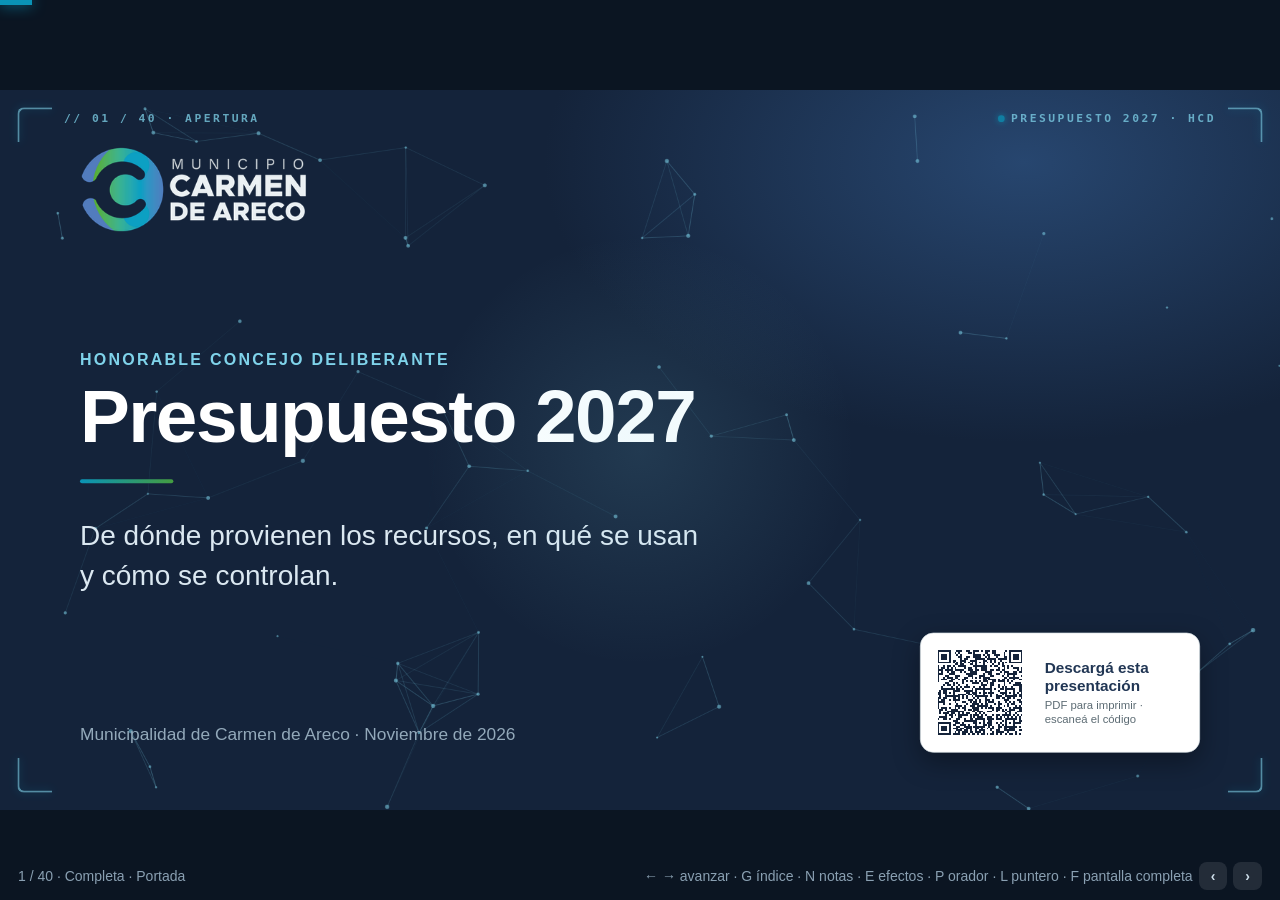
<file: presentacion/index.html>
<!doctype html>
<html lang="es">
<head>
<meta charset="utf-8">
<meta name="viewport" content="width=device-width, initial-scale=1, maximum-scale=1, user-scalable=no, viewport-fit=cover">
<title>Presupuesto 2027 · Presentación al HCD</title>
<style>
:root{
  --papel:#f5f8f9; --blanco:#fff; --tinta:#1b252b; --suave:#5d6c74; --linea:#d5dee2;
  --marino:#213654; --oscuro:#14233a; --turquesa:#0a93b6; --azul:#3f6db3; --agua:#24997f; --verde:#449d41; --lima:#7e9f23; --ambar:#c98a14; --rojo:#b5453a;
  --f:'Segoe UI','Helvetica Neue',Arial,sans-serif;
}
*{box-sizing:border-box;margin:0;padding:0}
html,body{height:100%;background:#0b1522;overflow:hidden;font-family:var(--f);color:var(--tinta)}
#stage{position:absolute;left:50%;top:50%;width:1920px;height:1080px;transform-origin:0 0;background:var(--papel);overflow:hidden}
.slide{position:absolute;inset:0;padding:84px 120px 96px;opacity:0;visibility:hidden;transition:opacity .16s ease,transform .16s ease,visibility 0s linear .16s;transform:translateX(40px);display:flex;flex-direction:column}
.slide.activa{opacity:1;visibility:visible;transform:none;transition:opacity .4s ease .18s,transform .4s ease .18s,visibility 0s}
.slide.salio{transform:translateX(-40px)}
.slide.oscuro{background:radial-gradient(1200px 700px at 80% 10%,#27466f 0%,var(--oscuro) 60%);color:#eaf1f6}
.kicker{font-size:24px;letter-spacing:.14em;text-transform:uppercase;font-weight:700;color:var(--turquesa);margin-bottom:14px}
.oscuro .kicker{color:#7fd3ea}
h1{font-size:112px;line-height:1.02;font-weight:800;letter-spacing:-.02em}
h2{font-size:66px;line-height:1.08;font-weight:800;letter-spacing:-.015em;color:var(--marino);max-width:1560px}
.oscuro h2{color:#fff}
.lead{font-size:34px;line-height:1.4;color:var(--suave);margin-top:20px;max-width:1500px}
.oscuro .lead{color:#b9cad6}
.cuerpo{flex:1;display:flex;gap:56px;margin-top:40px;min-height:0}
.col{display:flex;flex-direction:column;min-width:0}
.card{background:var(--blanco);border:1px solid var(--linea);border-radius:20px;padding:30px 34px}
.oscuro .card{background:rgba(255,255,255,.07);border-color:rgba(255,255,255,.16)}
.card h3{font-size:30px;font-weight:700;color:var(--marino);margin-bottom:10px}
.oscuro .card h3{color:#fff}
.card p,.card li{font-size:27px;line-height:1.4;color:var(--suave)}
.oscuro .card p,.oscuro .card li{color:#c4d3de}
.card ul{padding-left:30px}
.num{font-weight:800;font-variant-numeric:tabular-nums;letter-spacing:-.02em}
.grande{font-size:200px;line-height:1;color:var(--marino)}
.oscuro .grande{color:#fff}
.mono{font-variant-numeric:tabular-nums}
.chip{display:inline-block;font-size:21px;font-weight:700;padding:3px 14px;border-radius:99px;margin-left:10px;vertical-align:middle;white-space:nowrap}
.chip.prov{background:#dfe9f7;color:#25508e}.chip.mun{background:#d9f0ea;color:#17725d}.chip.afe{background:#fbeccd;color:#7a5409}
.nota{font-size:22px;color:var(--suave);margin-top:14px;line-height:1.35}
.oscuro .nota{color:#93a9ba}
/* barras */
.hb{display:flex;flex-direction:column;gap:12px}
.hb .fila{display:grid;grid-template-columns:var(--lw,520px) 1fr var(--vw,210px);align-items:center;gap:20px;font-size:27px;padding:5px 10px;border-radius:12px;cursor:default}
.hb .fila.click{cursor:pointer}.hb .fila.click:hover{background:#e6eff3}
.hb .fila.sel{background:#dcebf1;outline:2px solid var(--turquesa)}
.hb .et{line-height:1.12;color:var(--tinta);font-weight:600}
.hb .pista{height:34px;background:#e6edf0;border-radius:9px;position:relative;overflow:hidden}
.hb .barra{position:absolute;left:0;top:0;bottom:0;width:0;border-radius:9px;background:var(--turquesa);transition:width 1s cubic-bezier(.2,.8,.2,1)}
.hb .barra.b2{background:#b8c6cd;top:auto;height:50%;bottom:0}
.hb .val{text-align:right;font-weight:700;color:var(--marino);font-variant-numeric:tabular-nums;white-space:nowrap}
.hb .val small{display:block;font-size:20px;font-weight:600;color:var(--suave)}
.dbl .pista{height:44px}.dbl .barra{height:50%;top:0}.dbl .barra.b2{height:50%;top:auto;bottom:0;background:#aab9c1}
.hb.cmp{gap:3px}.hb.cmp .fila{font-size:23px;padding:2px 10px}.hb.cmp .pista{height:26px}.hb.cmp .val{font-size:23px}.hb.cmp .val small{display:inline;font-size:19px;margin-left:8px}.hb.cmp.dbl .pista{height:30px}
.ctl{display:flex;justify-content:space-between;align-items:center;margin-bottom:6px}
.wf{position:relative;height:520px}
.wf .wb{position:absolute;border-radius:8px;transition:top .8s cubic-bezier(.2,.8,.2,1),height .8s cubic-bezier(.2,.8,.2,1),opacity .5s,background .4s;cursor:default}
.wf .wv{position:absolute;text-align:center;font-weight:800;font-size:25px;color:var(--marino);transition:top .8s cubic-bezier(.2,.8,.2,1),opacity .5s;white-space:nowrap;font-variant-numeric:tabular-nums}
.wf .wl{position:absolute;bottom:0;text-align:center;font-size:20px;font-weight:600;line-height:1.15;color:var(--tinta)}
.wf .wc{position:absolute;height:0;border-top:2px dashed #9fb0b8;transition:top .8s cubic-bezier(.2,.8,.2,1),opacity .5s}
.wf .w0{position:absolute;left:0;right:0;height:0;border-top:2px solid #93a4ad;transition:top .8s}
#s-foda .card li{font-size:27px;line-height:1.25;margin-bottom:3px}
.tabs{display:flex;gap:10px;flex-wrap:wrap}
.tab{font:700 24px var(--f);padding:10px 24px;border-radius:99px;border:2px solid var(--linea);background:var(--blanco);color:var(--marino);cursor:pointer}
.tab:hover{border-color:var(--turquesa)}.tab.on{background:var(--marino);border-color:var(--marino);color:#fff}
.oscuro .tab{background:transparent;color:#dbe7ef;border-color:#4a6286}.oscuro .tab.on{background:#fff;color:var(--oscuro);border-color:#fff}
/* fragmentos */
[data-f]{opacity:0;transform:translateY(18px);transition:opacity .5s ease,transform .5s ease;pointer-events:none}
[data-f].on{opacity:1;transform:none;pointer-events:auto}
/* chrome */
#barra{position:fixed;left:0;top:0;height:5px;background:var(--turquesa);width:0;z-index:20;transition:width .4s}
#pie{position:fixed;left:0;right:0;bottom:0;display:flex;justify-content:space-between;align-items:center;padding:10px 18px;color:#8aa0b2;font-size:14px;z-index:20;pointer-events:none}
#pie button{pointer-events:auto;background:rgba(255,255,255,.1);color:#cfe0ec;border:0;border-radius:8px;padding:6px 12px;font:600 14px var(--f);cursor:pointer;margin-left:6px}
#pie button:hover{background:rgba(255,255,255,.22)}
#notas{position:fixed;left:0;right:0;bottom:0;max-height:34vh;overflow:auto;background:#0e1b2c;color:#e4edf4;border-top:3px solid var(--turquesa);padding:16px 28px 44px;font-size:20px;line-height:1.5;z-index:30;display:none}
#notas.on{display:block}
#notas b{color:#7fd3ea}
#grilla{position:fixed;inset:0;background:rgba(8,16,28,.96);z-index:40;display:none;overflow:auto;padding:30px}
#grilla.on{display:grid;grid-template-columns:repeat(auto-fill,minmax(300px,1fr));gap:18px;align-content:start}
#grilla .mini{background:#132338;border:2px solid #263b58;border-radius:12px;padding:14px 16px;color:#e4edf4;cursor:pointer;font-size:16px;min-height:96px}
#grilla .mini:hover{border-color:var(--turquesa)}#grilla .mini span{display:block;color:#7fd3ea;font-weight:700;font-size:13px;margin-bottom:6px}
#tip{position:fixed;left:0;top:0;pointer-events:none;background:#14233a;color:#fff;padding:7px 12px;border-radius:10px;font-size:clamp(12px,1.02vw,17px);line-height:1.3;z-index:1000;opacity:0;transition:opacity .12s;max-width:min(360px,62vw);white-space:normal;box-shadow:0 8px 24px rgba(0,0,0,.35)}
.logo{height:92px}
.sep{height:6px;width:140px;background:linear-gradient(90deg,var(--turquesa),var(--verde));border-radius:3px;margin:30px 0}
/* tablas */
table.t{border-collapse:collapse;width:100%;font-size:27px}
table.t th{text-align:right;font-size:21px;text-transform:uppercase;letter-spacing:.06em;color:var(--suave);padding:8px 14px;border-bottom:2px solid var(--linea)}
table.t th:first-child,table.t td:first-child{text-align:left}
table.t td{padding:12px 14px;border-bottom:1px solid var(--linea);text-align:right;font-variant-numeric:tabular-nums}
table.t tr.tot td{font-weight:800;color:var(--marino);border-top:2px solid var(--marino)}
input[type=range]{width:100%;accent-color:var(--turquesa);height:44px}
.pill{display:inline-block;background:#e6f3f1;color:#17725d;border-radius:12px;padding:6px 16px;font-weight:700;font-size:25px}
.alerta{background:#fff6e3;border:1px solid #efd9a2}.alerta h3{color:#7a5409}
svg text{font-family:var(--f)}
@keyframes ent{from{opacity:0;transform:translateY(30px)}to{opacity:1;transform:none}}
#s-portada.activa>div>*{animation:ent 1s both}#s-portada.activa>div>*:nth-child(2){animation-delay:.15s}#s-portada.activa>div>*:nth-child(3){animation-delay:.3s}#s-portada.activa>div>*:nth-child(4){animation-delay:.45s}

/* ===== íconos ===== */
.ic{width:1.05em;height:1.05em;stroke:currentColor;fill:none;stroke-width:2;stroke-linecap:round;stroke-linejoin:round;vertical-align:-.16em;margin-right:.4em;flex:none}
.kic-i .ic{width:1.15em;height:1.15em;margin-right:.55em}
.card h3 .ic{color:var(--turquesa)}
.oscuro .card h3 .ic{color:#7fd3ea}
.hb .et .ic{color:var(--turquesa);margin-right:.5em}
.ic-b{width:64px;height:64px;border-radius:18px;display:grid;place-items:center;background:linear-gradient(135deg,rgba(10,147,182,.16),rgba(36,153,127,.16));border:1px solid rgba(10,147,182,.4);color:var(--turquesa);margin-bottom:12px;box-shadow:0 0 22px -6px rgba(10,147,182,.6)}
.ic-b .ic{width:34px;height:34px;margin:0}
.tk{font-variant-numeric:tabular-nums}
.tk-cab{font:700 19px Consolas,'Cascadia Mono',monospace;letter-spacing:.14em;color:var(--suave);padding-bottom:10px;border-bottom:2px dashed var(--linea);margin-bottom:10px}
.tk-tot{display:flex;justify-content:space-between;align-items:baseline;border-top:2px dashed var(--linea);margin-top:10px;padding-top:10px;font-size:30px;font-weight:700;color:var(--marino)}
.tk-tot b{font-size:48px;font-weight:800}

/* ===== efectos ===== */
#stage{background:radial-gradient(1400px 800px at 88% -10%,rgba(10,147,182,.13),transparent 60%),radial-gradient(1200px 700px at -8% 112%,rgba(36,153,127,.11),transparent 60%),var(--papel)}
#stage::before{content:'';position:absolute;inset:0;z-index:0;pointer-events:none;background-image:linear-gradient(rgba(33,54,84,.05) 1px,transparent 1px),linear-gradient(90deg,rgba(33,54,84,.05) 1px,transparent 1px);background-size:60px 60px;-webkit-mask-image:radial-gradient(ellipse at 50% 42%,#000 25%,transparent 85%);mask-image:radial-gradient(ellipse at 50% 42%,#000 25%,transparent 85%)}
#stage.dk::before{background-image:linear-gradient(rgba(127,211,234,.08) 1px,transparent 1px),linear-gradient(90deg,rgba(127,211,234,.08) 1px,transparent 1px)}
#bgd{position:absolute;inset:0;z-index:0;background:radial-gradient(1200px 700px at 80% 10%,#27466f 0%,var(--oscuro) 60%);opacity:0;transition:opacity .8s}
#stage.dk #bgd{opacity:1}
#fx{position:absolute;inset:0;z-index:0;pointer-events:none}
.slide{z-index:1;background:transparent!important}
.slide.oscuro{background:transparent!important}
#luz{position:absolute;inset:0;z-index:2;pointer-events:none;background:radial-gradient(520px circle at var(--mx,50%) var(--my,50%),rgba(10,147,182,.10),transparent 62%);transition:background .1s}
#stage.dk #luz{background:radial-gradient(520px circle at var(--mx,50%) var(--my,50%),rgba(127,211,234,.13),transparent 62%)}
#haz{position:absolute;top:-10%;bottom:-10%;left:-40%;width:28%;z-index:6;pointer-events:none;opacity:0;background:linear-gradient(90deg,transparent,rgba(127,211,234,.30),rgba(255,255,255,.35),rgba(127,211,234,.30),transparent);transform:skewX(-18deg)}
#haz.go{animation:haz .95s ease-out}
@keyframes haz{0%{left:-40%;opacity:1}100%{left:115%;opacity:0}}
#hud{position:absolute;inset:0;z-index:4;pointer-events:none}
.hc{position:absolute;width:52px;height:52px;border:3px solid var(--turquesa);opacity:.6;filter:drop-shadow(0 0 6px rgba(10,147,182,.7))}
.hc.a{left:26px;top:26px;border-right:0;border-bottom:0;border-radius:10px 0 0 0}.hc.b{right:26px;top:26px;border-left:0;border-bottom:0;border-radius:0 10px 0 0}
.hc.c{left:26px;bottom:26px;border-right:0;border-top:0;border-radius:0 0 0 10px}.hc.d{right:26px;bottom:26px;border-left:0;border-top:0;border-radius:0 0 10px 0}
#stage.dk .hc{border-color:#7fd3ea}
#hud-t,#hud-n{position:absolute;font:600 17px Consolas,'Cascadia Mono',monospace;letter-spacing:.22em;color:var(--turquesa);opacity:.75;text-transform:uppercase}
#hud-t{right:96px;top:32px}#hud-n{left:96px;top:32px}
#stage.dk #hud-t,#stage.dk #hud-n{color:#7fd3ea}
.pto{display:inline-block;width:10px;height:10px;border-radius:50%;background:var(--turquesa);margin-right:10px;box-shadow:0 0 10px var(--turquesa);animation:lat 1.6s ease-in-out infinite}
@keyframes lat{50%{opacity:.25;transform:scale(.7)}}
.card{background:rgba(255,255,255,.72)!important;border:1px solid rgba(255,255,255,.85)!important;box-shadow:0 12px 34px rgba(33,54,84,.09),inset 0 1px 0 rgba(255,255,255,.95);position:relative}
.oscuro .card{background:rgba(255,255,255,.07)!important;border:1px solid rgba(127,211,234,.25)!important;box-shadow:0 12px 34px rgba(0,0,0,.25),inset 0 1px 0 rgba(255,255,255,.12)}
.card::after{content:'';position:absolute;inset:0;border-radius:inherit;pointer-events:none;opacity:0;transition:opacity .3s;background:radial-gradient(380px circle at var(--x,50%) var(--y,50%),rgba(10,147,182,.17),transparent 62%)}
.card:hover::after{opacity:1}
.card.alerta{background:rgba(255,246,227,.8)!important}
h2{color:var(--marino);padding-bottom:.06em}
.oscuro h2{color:#fff}
.oscuro .num{text-shadow:0 0 30px rgba(127,211,234,.5)}
#barra{box-shadow:0 0 14px var(--turquesa)}
.hb .barra{box-shadow:0 0 16px -2px rgba(10,147,182,.55)}
.wf .wb{box-shadow:0 8px 20px rgba(0,0,0,.16)}
#s-portada h1{color:#fff;padding-bottom:.06em}
@keyframes brillo{to{background-position:-260% 0}}
@keyframes subir{from{opacity:0;transform:translateY(26px)}to{opacity:1;transform:none}}
.slide.activa h2{animation:subir .8s both}
.slide.activa .tabs{animation:subir .7s .15s both}
.slide.activa .cuerpo>*:not([data-f]){animation:subir .75s both}
.slide.activa .cuerpo>*:nth-child(1){animation-delay:.12s}.slide.activa .cuerpo>*:nth-child(2){animation-delay:.26s}.slide.activa .cuerpo>*:nth-child(3){animation-delay:.4s}.slide.activa .cuerpo>*:nth-child(4){animation-delay:.52s}
.sinfx #fx,.sinfx #luz,.sinfx #haz,.sinfx .hc,.sinfx #hud-t,.sinfx #hud-n{display:none}
.sinfx .slide.activa h2,.sinfx .slide.activa .tabs,.sinfx .slide.activa .cuerpo>*{animation:none}

.mon{width:64px;height:64px;border-radius:50%;display:grid;place-items:center;font:800 24px var(--f);color:rgba(255,255,255,.95);background:var(--c,#999);box-shadow:inset 0 -7px 10px rgba(0,0,0,.2),inset 0 5px 9px rgba(255,255,255,.4),0 5px 12px rgba(0,0,0,.16);transition:background .7s,transform .3s,opacity .3s;animation:volt .7s both;cursor:default}
.mon:hover{transform:scale(1.18)}
@keyframes volt{from{transform:scale(.2);opacity:0}to{transform:none;opacity:1}}
#monedas{display:grid;grid-template-columns:repeat(10,64px);gap:10px}
#monedas.hl .mon:not(.on){opacity:.18}
.leyenda{display:flex;align-items:center;gap:20px;padding:16px 24px!important;cursor:pointer;transition:transform .25s}
.leyenda:hover{transform:translateX(6px)}
.leyenda .sw{width:26px;height:26px;border-radius:50%;flex:none;box-shadow:0 0 14px var(--c)}
#mp-tm{position:relative;height:585px;border-radius:16px;overflow:hidden;background:rgba(33,54,84,.06)}
.tl{position:absolute;color:#fff;overflow:hidden;border-radius:8px;border:2px solid rgba(255,255,255,.55);transition:left .75s cubic-bezier(.2,.8,.2,1),top .75s cubic-bezier(.2,.8,.2,1),width .75s cubic-bezier(.2,.8,.2,1),height .75s cubic-bezier(.2,.8,.2,1),opacity .5s,filter .3s;cursor:pointer;padding:8px 10px;line-height:1.12}
.tl:hover{filter:brightness(1.18) saturate(1.1);z-index:2;box-shadow:0 0 0 3px #fff inset}
.tl.dim{opacity:.18}
.tl .tn{font-weight:700;font-size:21px;display:block}.tl .tv{font-weight:600;font-size:18px;opacity:.92}
.tl.med{padding:6px 8px}.tl.med .tn{font-size:16px;line-height:1.1;display:-webkit-box;-webkit-line-clamp:3;-webkit-box-orient:vertical;overflow:hidden}.tl.med .tv{font-size:15px}.tl.peq .tn{display:none}.tl.min .tv{display:none}
.bcl{cursor:pointer;color:var(--turquesa);font-weight:700}.bcl:hover{text-decoration:underline}

.rcard{flex:1;cursor:pointer;padding:26px 30px!important;transition:transform .25s,outline-color .25s,box-shadow .25s;outline:3px solid transparent;outline-offset:3px}
.rcard:hover{transform:translateY(-6px)}
.rcard.sel{outline-color:var(--turquesa);box-shadow:0 0 0 6px rgba(10,147,182,.15),0 18px 40px rgba(10,147,182,.25)!important}
.rcard .k{display:inline-block;font:700 22px Consolas,'Cascadia Mono',monospace;border:2px solid var(--turquesa);color:var(--turquesa);border-radius:8px;padding:0 12px;margin-left:10px}
.schip{font-size:22px;font-weight:700;padding:8px 18px;border-radius:99px;background:rgba(255,255,255,.75);border:2px solid var(--linea);color:var(--marino)}
.schip b{color:var(--turquesa)}
.schip.cero{opacity:.4}
#grilla.on{display:block!important;padding:26px 40px}
.gr-cab{display:flex;gap:12px;align-items:center;margin-bottom:6px;color:#cfe0ec;font:600 18px var(--f)}
.gr-cab button{font:700 17px var(--f);padding:8px 18px;border-radius:99px;border:2px solid #3d5a80;background:transparent;color:#cfe0ec;cursor:pointer}
.gr-cab button.on{background:#7fd3ea;color:#0e1b2c;border-color:#7fd3ea}
.gr-sec h4{color:#7fd3ea;margin:20px 0 8px;font:700 15px var(--f);letter-spacing:.16em;text-transform:uppercase}
.gr-items{display:grid;grid-template-columns:repeat(auto-fill,minmax(250px,1fr));gap:10px}
#grilla .mini.fuera{opacity:.32}
#grilla .mini.act{border-color:#7fd3ea;background:#173152}

.faq-q{display:flex;gap:12px;align-items:center;padding:10px 14px;border-radius:14px;cursor:pointer;font-size:23px;font-weight:600;color:var(--marino);line-height:1.2;transition:background .2s}
.faq-q:hover{background:rgba(10,147,182,.08)}
.faq-q.sel{background:rgba(10,147,182,.15);outline:2px solid var(--turquesa)}
.faq-q .ic{color:var(--turquesa);width:1.3em;height:1.3em;margin:0}
.fig{background:rgba(10,147,182,.08);border:1px solid rgba(10,147,182,.25);border-radius:16px;padding:12px 16px}
.fig b{display:block;font-size:40px;font-weight:800;color:var(--marino);letter-spacing:-.02em;line-height:1.18}
.fig span{font-size:19px;color:var(--suave);line-height:1.2;display:block}
#faq-resp{animation:none}
#faq-resp.cambia{animation:subir .5s both}

.ej{display:grid;grid-template-columns:250px 1fr 270px;gap:16px;align-items:center;padding:8px 0;border-bottom:1px solid var(--linea);font-size:24px}
.ej .n{font-weight:700;color:var(--marino)}
.ej .tr{position:relative;height:34px;background:#e6edf0;border-radius:9px}
.ej .br{position:absolute;left:0;top:0;bottom:0;width:0;border-radius:9px;transition:width 1.1s cubic-bezier(.2,.8,.2,1)}
.ej .mk{position:absolute;top:-6px;bottom:-6px;width:0;border-left:3px dashed #1b252b}
.ej .mk.r{border-left-color:#c98a14}
.ej .v{text-align:right;font-weight:700;color:var(--marino);font-variant-numeric:tabular-nums}.ej .v small{display:block;font-size:18px;font-weight:600;color:var(--suave)}
.ej-cab{display:grid;grid-template-columns:250px 1fr 270px;gap:16px;font-size:18px;color:var(--suave);font-weight:700;margin-bottom:2px}
.ej-cab .tr{position:relative;height:24px}.ej-cab .tr span{position:absolute;white-space:nowrap;transform:translateX(-50%)}

#laser{position:absolute;width:30px;height:30px;margin:-15px 0 0 -15px;border-radius:50%;background:radial-gradient(circle,#ff5a5a 0 28%,rgba(255,70,70,.55) 55%,transparent 74%);box-shadow:0 0 24px 8px rgba(255,60,60,.55);z-index:60;pointer-events:none;display:none}
body.laser #laser{display:block}body.laser #stage,body.laser #stage *{cursor:none!important}
#orador{display:none}
body.orad{overflow:auto!important;background:#0b1522;height:auto}
body.orad #stage,body.orad #pie,body.orad #barra,body.orad #tip,body.orad #notas,body.orad #grilla{display:none!important}
body.orad #orador{display:block;color:#e4edf4;font-family:var(--f);padding:22px 30px 40px;max-width:1280px;margin:0 auto}
.or-top{display:flex;justify-content:space-between;align-items:flex-end;gap:20px;margin-bottom:16px}
.or-sec{color:#7fd3ea;font:700 15px Consolas,monospace;letter-spacing:.2em;text-transform:uppercase}
.or-tit{font-size:34px;font-weight:800;line-height:1.1}
.or-pos{font:700 22px Consolas,monospace;color:#7fd3ea;white-space:nowrap}
.or-grid{display:grid;grid-template-columns:1.6fr 1fr;gap:18px}
.or-card{background:#12233a;border:1px solid #28405f;border-radius:14px;padding:16px 20px;margin-bottom:14px}
.or-card h4{font:700 14px Consolas,monospace;letter-spacing:.18em;text-transform:uppercase;color:#7fd3ea;margin-bottom:10px}
#or-notas{font-size:23px;line-height:1.5}#or-notas b{color:#7fd3ea}
.or-t{font:800 56px Consolas,monospace;letter-spacing:.04em}
.or-barra{height:10px;background:#1d3250;border-radius:6px;overflow:hidden;margin:8px 0}.or-barra i{display:block;height:100%;width:0;background:#24997f;transition:width .5s,background .5s}
.or-obj{font-size:17px;color:#9fb7c4;min-height:46px;line-height:1.35}
.or-sig{font-size:20px;line-height:1.4}
.or-bt{display:flex;gap:8px;flex-wrap:wrap}.or-bt button{flex:1;font:700 17px var(--f);padding:10px 14px;border-radius:10px;border:2px solid #3d5a80;background:#18304f;color:#e4edf4;cursor:pointer}.or-bt button:hover{border-color:#7fd3ea}.or-bt button.on{background:#7fd3ea;color:#0e1b2c}
.or-ayuda{font-size:14px;color:#8aa0b2;margin-top:10px}

body.pdf{overflow:visible!important;background:#fff;height:auto;-webkit-print-color-adjust:exact;print-color-adjust:exact}
body.pdf *{-webkit-print-color-adjust:exact;print-color-adjust:exact}
body.pdf #stage{position:static!important;transform:none!important;width:1920px;height:auto;overflow:visible;background:none}
body.pdf #stage::before,body.pdf #bgd,body.pdf #fx,body.pdf #luz,body.pdf #haz,body.pdf #hud,body.pdf #laser,body.pdf #pie,body.pdf #barra,body.pdf #notas,body.pdf #grilla,body.pdf #tip,body.pdf #orador{display:none!important}
body.pdf .slide{position:relative!important;inset:auto!important;width:1920px;height:1080px;opacity:1!important;visibility:visible!important;transform:none!important;break-after:page;page-break-after:always;overflow:hidden;background:var(--papel)!important}
body.pdf .slide.oscuro{background:radial-gradient(1200px 700px at 80% 10%,#27466f 0%,var(--oscuro) 60%)!important}
body.pdf *{transition:none!important;animation:none!important}
body.pdf [data-f]{opacity:1!important;transform:none!important}
body.pdf .card{background:rgba(255,255,255,.92)!important;box-shadow:0 4px 14px rgba(33,54,84,.10)!important}
body.pdf .oscuro .card{background:rgba(255,255,255,.07)!important}

.hb.gran{gap:30px}.hb.gran .fila{font-size:38px;padding:14px 14px}.hb.gran .pista{height:58px}.hb.gran .val small{font-size:24px}
.oscuro table.t tr.tot td{color:#fff;border-top-color:#7fd3ea}.oscuro table.t td{border-bottom-color:rgba(255,255,255,.16)}
table.t td:last-child{white-space:nowrap}
#s-marco .card p,#s-leer .card p,#s-control .card p,#s-abiertos .card p{font-size:31px!important;line-height:1.38}
#s-marco .card h3,#s-leer .card h3,#s-control .card h3,#s-abiertos .card h3,#s-acciones .card h3{font-size:36px!important}
#s-acciones .card p{font-size:30px!important;line-height:1.38}
#s-nov .np{font-size:27px;line-height:1.35;color:var(--suave)}#s-nov .np b{color:var(--marino)}
.ed-lista{margin-top:8px}.ed-lista div{display:flex;justify-content:space-between;gap:14px;font-size:21px;line-height:1.25;padding:3px 0;border-bottom:1px solid var(--linea)}.ed-lista span{color:var(--tinta)}.ed-lista b{white-space:nowrap}#s-nov .card h3{font-size:36px!important}
#s-glos .card p{font-size:25px!important}#s-glos .card h3{font-size:30px!important}
#m5-dem .card p{font-size:27px!important;line-height:1.35}#m5-dem .card h3{font-size:34px!important}
.faq-q{font-size:27px;padding:15px 16px}
#faq-resp>p{font-size:29px!important}
#s-m4 #m4-obras p,#s-m4 #m4-prog p{font-size:24px!important}#s-m4 b{font-size:27px!important}
.hb.med{gap:7px}.hb.med .fila{font-size:26px;padding:4px 10px}.hb.med .pista{height:30px}
#s-m1 .card p{font-size:27px!important;line-height:1.35}#s-m1 .card h3{font-size:34px!important}
.hb.med .val small{display:inline;margin-left:8px;font-size:20px}
#m3-causas .card p{font-size:25px!important;line-height:1.3}#m3-causas .card h3{font-size:30px!important}
.qr-dl{position:absolute;right:120px;bottom:86px;display:flex;align-items:center;gap:22px;background:#fff;color:#1b252b;border-radius:20px;padding:14px 22px 14px 14px;box-shadow:0 14px 40px rgba(0,0,0,.35);z-index:3;border:1px solid var(--linea)}
.qr-img{width:190px;height:190px;flex:none}.qr-img svg{width:100%;height:100%;display:block}
.qr-txt{display:flex;flex-direction:column;max-width:260px;font:700 27px var(--f);color:var(--marino);line-height:1.15}.qr-txt span{font:500 20px var(--f);color:var(--suave);margin-top:8px}
.qr-dl.qrc{bottom:52px}.qr-dl.qrc .qr-img{width:168px;height:168px}
.qr-dl.qrp .qr-img{width:150px;height:150px}.qr-dl.qrp .qr-txt{font-size:23px;max-width:210px}.qr-dl.qrp .qr-txt span{font-size:17px}
/* imprimible (A4 horizontal, tema claro, ahorra tinta) */
body.imp #stage{width:1062px!important}
body.imp .pg{break-after:page;page-break-after:always;width:1062px;height:728px;display:flex;flex-direction:column;justify-content:space-between;overflow:hidden}
body.imp .hoja{position:relative;width:1062px;height:597px;overflow:hidden;border:1px solid #c9d6dc;border-radius:12px;background:#fff;flex:none}
body.imp .hoja-cab{display:flex;justify-content:space-between;align-items:center;height:46px;padding:0 4px 8px;border-bottom:3px solid #0a93b6;border-image:linear-gradient(90deg,#0a93b6,#24997f 60%,#a5c63b) 1;flex:none}
body.imp .hoja-cab img{height:34px;display:block}
body.imp .hoja-cab span{font:700 11px Arial,sans-serif;letter-spacing:.12em;text-transform:uppercase;color:#0a7f9c}
body.imp .hoja-cab em{font:600 11px Arial,sans-serif;color:#5d6c74;font-style:normal;letter-spacing:.04em;text-transform:none;margin-left:10px}
body.imp .hoja .slide{position:relative!important;inset:auto!important;transform:none!important;width:1920px!important;height:1080px!important;background:#fff!important;break-after:auto!important;page-break-after:auto!important}
body.imp.zoomed .hoja .slide{zoom:.5531}
body.imp .hoja-pie{display:flex;justify-content:space-between;align-items:center;font:600 11px Arial,sans-serif;color:#5d6c74;padding:0 2px;height:34px;flex:none;border-top:1px solid #dbe4e8}
body.imp .hoja-pie b{background:#213654;color:#fff;border-radius:99px;padding:3px 12px;font-weight:700;letter-spacing:.04em}
body.imp .card{background:#fff!important;border:1px solid #cfd8dc!important;box-shadow:none!important}
body.imp .num,body.imp .oscuro .num{text-shadow:none!important}
body.imp h2{background:none!important;-webkit-text-fill-color:var(--marino);color:var(--marino)!important}
body.imp #s-portada h1{background:none!important;-webkit-text-fill-color:var(--marino)!important;color:var(--marino)!important}
body.imp #s-portada .lead,body.imp #s-portada .nota,body.imp #s-cierre .nota{color:var(--suave)!important}
body.imp #s-cierre h1{color:var(--marino)!important}
body.imp #s-cierre .num,body.imp #s-m1 .num,body.imp #s-total .lead b,body.imp #s-m1 .lead b,body.imp #s-m5 p,body.imp #s-m5 h3{color:var(--marino)!important}
body.imp #s-m5 p[data-f]{color:var(--turquesa)!important}
body.imp .slide .kicker{color:var(--turquesa)!important}
/* responsivo y sin barras horizontales */
#mp-panel,#ficha-acts,#faq-resp,#faq-lista,#det-prog{overflow-x:hidden}
#notas,#grilla{overflow-x:hidden}
.gr-cab{flex-wrap:wrap}
body.orad{overflow-x:hidden!important}
@media (max-width:900px){
  .or-grid{grid-template-columns:1fr}.or-top{flex-direction:column;align-items:flex-start}.or-tit{font-size:26px}.or-t{font-size:44px}
  #pie .ayuda{display:none}
  #pie{padding:8px 10px}
  #grilla.on{padding:18px 14px!important}
  .gr-items{grid-template-columns:repeat(auto-fill,minmax(150px,1fr))}
}
/* tablet y celular */
html,body{height:100dvh;overscroll-behavior:none;touch-action:manipulation}
#pie{padding-bottom:max(10px,env(safe-area-inset-bottom));padding-left:max(18px,env(safe-area-inset-left));padding-right:max(18px,env(safe-area-inset-right))}
#pie button{pointer-events:auto}
#giro{display:none;position:fixed;left:50%;top:14px;transform:translateX(-50%);z-index:60;background:#14233a;color:#fff;border-radius:99px;padding:9px 18px;font:600 14px Arial,sans-serif;box-shadow:0 6px 20px rgba(0,0,0,.35);align-items:center;gap:10px;max-width:92vw}
#giro button{background:none;border:0;color:#7fd3ea;font:700 16px Arial,sans-serif;padding:2px 6px;cursor:pointer}
@media (max-width:1100px){
  #pie{font-size:13px}
  #pie button{min-width:52px;height:46px;font-size:26px;border-radius:12px}
  #pie .ayuda{display:none}
  #notas{max-height:46vh;font-size:16px;padding:12px 16px 40px}
  #grilla.on{padding:18px 18px!important}
  #grilla .mini{font-size:15px}
}
@media (max-width:700px){
  #pie button{min-width:58px;height:52px}
  #grilla.on{padding:14px 10px!important}
  .gr-items{grid-template-columns:repeat(auto-fill,minmax(130px,1fr))!important}
  #tip{max-width:80vw;font-size:14px}
}
@media (orientation:portrait) and (max-width:800px){#giro.on{display:flex}}
@media (orientation:landscape) and (max-height:480px){#pie{padding-top:4px;padding-bottom:max(4px,env(safe-area-inset-bottom))}#pie button{height:38px}#notas{max-height:60vh}}
@media (hover:none){.mon:hover{transform:none}}
.mr{display:grid;grid-template-columns:150px 1fr 84px;gap:12px;align-items:center;font-size:21px;margin:6px 0}.mr .p{height:15px;background:#e6edf0;border-radius:6px;overflow:hidden}.mr .p i{display:block;height:100%;border-radius:6px}.mr b{text-align:right;color:var(--marino);font-variant-numeric:tabular-nums}
</style>
</head>
<body>
<div id="barra"></div>
<div id="stage">
<div id="bgd"></div><canvas id="fx" width="1920" height="1080"></canvas><div id="luz"></div>
<div id="hud"><span class="hc a"></span><span class="hc b"></span><span class="hc c"></span><span class="hc d"></span><span id="hud-t"><span class="pto"></span>Presupuesto 2027 · HCD</span><span id="hud-n"></span></div>
<div id="haz"></div><div id="laser"></div>

<!-- 1 PORTADA -->
<section class="slide oscuro" id="s-portada" data-titulo="Portada">
  <img class="logo" src="[data-uri]" alt="Municipalidad de Carmen de Areco" style="align-self:flex-start;height:130px">
  <div style="flex:1;display:flex;flex-direction:column;justify-content:center">
    <div class="kicker">Honorable Concejo Deliberante</div>
    <h1>Presupuesto 2027</h1>
    <div class="sep"></div>
    <p class="lead" style="font-size:42px;color:#dbe8f1">De dónde provienen los recursos, en qué se usan<br>y cómo se controlan.</p>
  </div>
  <p class="nota" style="font-size:26px">Municipalidad de Carmen de Areco · Noviembre de 2026</p>
  <div class="qr-dl qrp"><div class="qr-img"><svg xmlns="http://www.w3.org/2000/svg" viewBox="0 0 53 53" shape-rendering="crispEdges" role="img" aria-label="Código QR para descargar la presentación"><rect width="53" height="53" fill="#fff"/><path d="M4 4h1v1h-1zM5 4h1v1h-1zM6 4h1v1h-1zM7 4h1v1h-1zM8 4h1v1h-1zM9 4h1v1h-1zM10 4h1v1h-1zM14 4h1v1h-1zM15 4h1v1h-1zM16 4h1v1h-1zM19 4h1v1h-1zM20 4h1v1h-1zM23 4h1v1h-1zM24 4h1v1h-1zM25 4h1v1h-1zM27 4h1v1h-1zM29 4h1v1h-1zM30 4h1v1h-1zM31 4h1v1h-1zM33 4h1v1h-1zM34 4h1v1h-1zM40 4h1v1h-1zM42 4h1v1h-1zM43 4h1v1h-1zM44 4h1v1h-1zM45 4h1v1h-1zM46 4h1v1h-1zM47 4h1v1h-1zM48 4h1v1h-1zM4 5h1v1h-1zM10 5h1v1h-1zM13 5h1v1h-1zM15 5h1v1h-1zM20 5h1v1h-1zM21 5h1v1h-1zM23 5h1v1h-1zM29 5h1v1h-1zM30 5h1v1h-1zM33 5h1v1h-1zM34 5h1v1h-1zM39 5h1v1h-1zM42 5h1v1h-1zM48 5h1v1h-1zM4 6h1v1h-1zM6 6h1v1h-1zM7 6h1v1h-1zM8 6h1v1h-1zM10 6h1v1h-1zM14 6h1v1h-1zM16 6h1v1h-1zM23 6h1v1h-1zM24 6h1v1h-1zM25 6h1v1h-1zM26 6h1v1h-1zM28 6h1v1h-1zM30 6h1v1h-1zM31 6h1v1h-1zM34 6h1v1h-1zM35 6h1v1h-1zM36 6h1v1h-1zM39 6h1v1h-1zM42 6h1v1h-1zM44 6h1v1h-1zM45 6h1v1h-1zM46 6h1v1h-1zM48 6h1v1h-1zM4 7h1v1h-1zM6 7h1v1h-1zM7 7h1v1h-1zM8 7h1v1h-1zM10 7h1v1h-1zM15 7h1v1h-1zM16 7h1v1h-1zM19 7h1v1h-1zM20 7h1v1h-1zM23 7h1v1h-1zM24 7h1v1h-1zM25 7h1v1h-1zM26 7h1v1h-1zM29 7h1v1h-1zM31 7h1v1h-1zM35 7h1v1h-1zM39 7h1v1h-1zM40 7h1v1h-1zM42 7h1v1h-1zM44 7h1v1h-1zM45 7h1v1h-1zM46 7h1v1h-1zM48 7h1v1h-1zM4 8h1v1h-1zM6 8h1v1h-1zM7 8h1v1h-1zM8 8h1v1h-1zM10 8h1v1h-1zM16 8h1v1h-1zM18 8h1v1h-1zM19 8h1v1h-1zM24 8h1v1h-1zM25 8h1v1h-1zM26 8h1v1h-1zM27 8h1v1h-1zM28 8h1v1h-1zM30 8h1v1h-1zM31 8h1v1h-1zM32 8h1v1h-1zM33 8h1v1h-1zM34 8h1v1h-1zM36 8h1v1h-1zM37 8h1v1h-1zM38 8h1v1h-1zM39 8h1v1h-1zM40 8h1v1h-1zM42 8h1v1h-1zM44 8h1v1h-1zM45 8h1v1h-1zM46 8h1v1h-1zM48 8h1v1h-1zM4 9h1v1h-1zM10 9h1v1h-1zM12 9h1v1h-1zM13 9h1v1h-1zM16 9h1v1h-1zM17 9h1v1h-1zM18 9h1v1h-1zM21 9h1v1h-1zM22 9h1v1h-1zM23 9h1v1h-1zM24 9h1v1h-1zM28 9h1v1h-1zM29 9h1v1h-1zM32 9h1v1h-1zM34 9h1v1h-1zM37 9h1v1h-1zM42 9h1v1h-1zM48 9h1v1h-1zM4 10h1v1h-1zM5 10h1v1h-1zM6 10h1v1h-1zM7 10h1v1h-1zM8 10h1v1h-1zM9 10h1v1h-1zM10 10h1v1h-1zM12 10h1v1h-1zM14 10h1v1h-1zM16 10h1v1h-1zM18 10h1v1h-1zM20 10h1v1h-1zM22 10h1v1h-1zM24 10h1v1h-1zM26 10h1v1h-1zM28 10h1v1h-1zM30 10h1v1h-1zM32 10h1v1h-1zM34 10h1v1h-1zM36 10h1v1h-1zM38 10h1v1h-1zM40 10h1v1h-1zM42 10h1v1h-1zM43 10h1v1h-1zM44 10h1v1h-1zM45 10h1v1h-1zM46 10h1v1h-1zM47 10h1v1h-1zM48 10h1v1h-1zM13 11h1v1h-1zM14 11h1v1h-1zM16 11h1v1h-1zM17 11h1v1h-1zM21 11h1v1h-1zM22 11h1v1h-1zM24 11h1v1h-1zM28 11h1v1h-1zM33 11h1v1h-1zM36 11h1v1h-1zM38 11h1v1h-1zM4 12h1v1h-1zM7 12h1v1h-1zM9 12h1v1h-1zM10 12h1v1h-1zM12 12h1v1h-1zM15 12h1v1h-1zM16 12h1v1h-1zM17 12h1v1h-1zM18 12h1v1h-1zM23 12h1v1h-1zM24 12h1v1h-1zM25 12h1v1h-1zM26 12h1v1h-1zM27 12h1v1h-1zM28 12h1v1h-1zM29 12h1v1h-1zM32 12h1v1h-1zM34 12h1v1h-1zM35 12h1v1h-1zM38 12h1v1h-1zM39 12h1v1h-1zM41 12h1v1h-1zM43 12h1v1h-1zM4 13h1v1h-1zM6 13h1v1h-1zM7 13h1v1h-1zM9 13h1v1h-1zM11 13h1v1h-1zM13 13h1v1h-1zM18 13h1v1h-1zM20 13h1v1h-1zM21 13h1v1h-1zM24 13h1v1h-1zM27 13h1v1h-1zM28 13h1v1h-1zM29 13h1v1h-1zM36 13h1v1h-1zM39 13h1v1h-1zM41 13h1v1h-1zM44 13h1v1h-1zM45 13h1v1h-1zM46 13h1v1h-1zM48 13h1v1h-1zM4 14h1v1h-1zM5 14h1v1h-1zM6 14h1v1h-1zM8 14h1v1h-1zM9 14h1v1h-1zM10 14h1v1h-1zM11 14h1v1h-1zM13 14h1v1h-1zM14 14h1v1h-1zM15 14h1v1h-1zM16 14h1v1h-1zM17 14h1v1h-1zM20 14h1v1h-1zM21 14h1v1h-1zM22 14h1v1h-1zM24 14h1v1h-1zM25 14h1v1h-1zM27 14h1v1h-1zM28 14h1v1h-1zM29 14h1v1h-1zM32 14h1v1h-1zM33 14h1v1h-1zM35 14h1v1h-1zM36 14h1v1h-1zM38 14h1v1h-1zM39 14h1v1h-1zM46 14h1v1h-1zM48 14h1v1h-1zM4 15h1v1h-1zM6 15h1v1h-1zM9 15h1v1h-1zM11 15h1v1h-1zM12 15h1v1h-1zM16 15h1v1h-1zM18 15h1v1h-1zM21 15h1v1h-1zM22 15h1v1h-1zM23 15h1v1h-1zM24 15h1v1h-1zM29 15h1v1h-1zM30 15h1v1h-1zM31 15h1v1h-1zM32 15h1v1h-1zM37 15h1v1h-1zM39 15h1v1h-1zM40 15h1v1h-1zM41 15h1v1h-1zM44 15h1v1h-1zM45 15h1v1h-1zM47 15h1v1h-1zM48 15h1v1h-1zM4 16h1v1h-1zM5 16h1v1h-1zM6 16h1v1h-1zM10 16h1v1h-1zM11 16h1v1h-1zM12 16h1v1h-1zM19 16h1v1h-1zM20 16h1v1h-1zM21 16h1v1h-1zM22 16h1v1h-1zM23 16h1v1h-1zM24 16h1v1h-1zM28 16h1v1h-1zM31 16h1v1h-1zM32 16h1v1h-1zM35 16h1v1h-1zM36 16h1v1h-1zM39 16h1v1h-1zM41 16h1v1h-1zM42 16h1v1h-1zM43 16h1v1h-1zM44 16h1v1h-1zM45 16h1v1h-1zM4 17h1v1h-1zM8 17h1v1h-1zM9 17h1v1h-1zM13 17h1v1h-1zM14 17h1v1h-1zM15 17h1v1h-1zM20 17h1v1h-1zM21 17h1v1h-1zM22 17h1v1h-1zM26 17h1v1h-1zM27 17h1v1h-1zM28 17h1v1h-1zM32 17h1v1h-1zM33 17h1v1h-1zM38 17h1v1h-1zM41 17h1v1h-1zM44 17h1v1h-1zM48 17h1v1h-1zM4 18h1v1h-1zM7 18h1v1h-1zM9 18h1v1h-1zM10 18h1v1h-1zM11 18h1v1h-1zM13 18h1v1h-1zM14 18h1v1h-1zM18 18h1v1h-1zM19 18h1v1h-1zM22 18h1v1h-1zM24 18h1v1h-1zM26 18h1v1h-1zM28 18h1v1h-1zM29 18h1v1h-1zM30 18h1v1h-1zM31 18h1v1h-1zM39 18h1v1h-1zM40 18h1v1h-1zM42 18h1v1h-1zM43 18h1v1h-1zM44 18h1v1h-1zM45 18h1v1h-1zM46 18h1v1h-1zM4 19h1v1h-1zM6 19h1v1h-1zM7 19h1v1h-1zM8 19h1v1h-1zM11 19h1v1h-1zM12 19h1v1h-1zM15 19h1v1h-1zM17 19h1v1h-1zM18 19h1v1h-1zM28 19h1v1h-1zM29 19h1v1h-1zM31 19h1v1h-1zM32 19h1v1h-1zM33 19h1v1h-1zM34 19h1v1h-1zM36 19h1v1h-1zM38 19h1v1h-1zM39 19h1v1h-1zM41 19h1v1h-1zM44 19h1v1h-1zM47 19h1v1h-1zM48 19h1v1h-1zM4 20h1v1h-1zM10 20h1v1h-1zM11 20h1v1h-1zM17 20h1v1h-1zM19 20h1v1h-1zM21 20h1v1h-1zM22 20h1v1h-1zM24 20h1v1h-1zM26 20h1v1h-1zM28 20h1v1h-1zM29 20h1v1h-1zM30 20h1v1h-1zM33 20h1v1h-1zM34 20h1v1h-1zM36 20h1v1h-1zM37 20h1v1h-1zM38 20h1v1h-1zM39 20h1v1h-1zM41 20h1v1h-1zM43 20h1v1h-1zM8 21h1v1h-1zM9 21h1v1h-1zM12 21h1v1h-1zM14 21h1v1h-1zM17 21h1v1h-1zM22 21h1v1h-1zM23 21h1v1h-1zM24 21h1v1h-1zM25 21h1v1h-1zM27 21h1v1h-1zM30 21h1v1h-1zM32 21h1v1h-1zM33 21h1v1h-1zM39 21h1v1h-1zM42 21h1v1h-1zM45 21h1v1h-1zM46 21h1v1h-1zM47 21h1v1h-1zM7 22h1v1h-1zM9 22h1v1h-1zM10 22h1v1h-1zM12 22h1v1h-1zM15 22h1v1h-1zM19 22h1v1h-1zM27 22h1v1h-1zM28 22h1v1h-1zM29 22h1v1h-1zM32 22h1v1h-1zM33 22h1v1h-1zM36 22h1v1h-1zM39 22h1v1h-1zM44 22h1v1h-1zM45 22h1v1h-1zM46 22h1v1h-1zM47 22h1v1h-1zM48 22h1v1h-1zM6 23h1v1h-1zM11 23h1v1h-1zM14 23h1v1h-1zM16 23h1v1h-1zM18 23h1v1h-1zM19 23h1v1h-1zM20 23h1v1h-1zM23 23h1v1h-1zM26 23h1v1h-1zM28 23h1v1h-1zM32 23h1v1h-1zM36 23h1v1h-1zM38 23h1v1h-1zM40 23h1v1h-1zM43 23h1v1h-1zM47 23h1v1h-1zM48 23h1v1h-1zM6 24h1v1h-1zM7 24h1v1h-1zM8 24h1v1h-1zM9 24h1v1h-1zM10 24h1v1h-1zM11 24h1v1h-1zM12 24h1v1h-1zM14 24h1v1h-1zM15 24h1v1h-1zM17 24h1v1h-1zM22 24h1v1h-1zM24 24h1v1h-1zM25 24h1v1h-1zM26 24h1v1h-1zM27 24h1v1h-1zM28 24h1v1h-1zM29 24h1v1h-1zM30 24h1v1h-1zM31 24h1v1h-1zM32 24h1v1h-1zM34 24h1v1h-1zM37 24h1v1h-1zM38 24h1v1h-1zM40 24h1v1h-1zM41 24h1v1h-1zM42 24h1v1h-1zM43 24h1v1h-1zM44 24h1v1h-1zM47 24h1v1h-1zM48 24h1v1h-1zM5 25h1v1h-1zM7 25h1v1h-1zM8 25h1v1h-1zM12 25h1v1h-1zM13 25h1v1h-1zM14 25h1v1h-1zM15 25h1v1h-1zM18 25h1v1h-1zM19 25h1v1h-1zM20 25h1v1h-1zM21 25h1v1h-1zM22 25h1v1h-1zM24 25h1v1h-1zM28 25h1v1h-1zM32 25h1v1h-1zM36 25h1v1h-1zM40 25h1v1h-1zM44 25h1v1h-1zM47 25h1v1h-1zM48 25h1v1h-1zM4 26h1v1h-1zM5 26h1v1h-1zM7 26h1v1h-1zM8 26h1v1h-1zM10 26h1v1h-1zM12 26h1v1h-1zM19 26h1v1h-1zM20 26h1v1h-1zM22 26h1v1h-1zM23 26h1v1h-1zM24 26h1v1h-1zM26 26h1v1h-1zM28 26h1v1h-1zM29 26h1v1h-1zM31 26h1v1h-1zM32 26h1v1h-1zM33 26h1v1h-1zM37 26h1v1h-1zM38 26h1v1h-1zM39 26h1v1h-1zM40 26h1v1h-1zM42 26h1v1h-1zM44 26h1v1h-1zM46 26h1v1h-1zM48 26h1v1h-1zM4 27h1v1h-1zM5 27h1v1h-1zM8 27h1v1h-1zM12 27h1v1h-1zM15 27h1v1h-1zM16 27h1v1h-1zM17 27h1v1h-1zM18 27h1v1h-1zM20 27h1v1h-1zM21 27h1v1h-1zM23 27h1v1h-1zM24 27h1v1h-1zM28 27h1v1h-1zM32 27h1v1h-1zM35 27h1v1h-1zM38 27h1v1h-1zM40 27h1v1h-1zM44 27h1v1h-1zM45 27h1v1h-1zM47 27h1v1h-1zM48 27h1v1h-1zM5 28h1v1h-1zM8 28h1v1h-1zM9 28h1v1h-1zM10 28h1v1h-1zM11 28h1v1h-1zM12 28h1v1h-1zM13 28h1v1h-1zM14 28h1v1h-1zM15 28h1v1h-1zM17 28h1v1h-1zM19 28h1v1h-1zM22 28h1v1h-1zM24 28h1v1h-1zM25 28h1v1h-1zM26 28h1v1h-1zM27 28h1v1h-1zM28 28h1v1h-1zM29 28h1v1h-1zM30 28h1v1h-1zM32 28h1v1h-1zM35 28h1v1h-1zM36 28h1v1h-1zM37 28h1v1h-1zM40 28h1v1h-1zM41 28h1v1h-1zM42 28h1v1h-1zM43 28h1v1h-1zM44 28h1v1h-1zM45 28h1v1h-1zM47 28h1v1h-1zM48 28h1v1h-1zM4 29h1v1h-1zM5 29h1v1h-1zM7 29h1v1h-1zM8 29h1v1h-1zM12 29h1v1h-1zM13 29h1v1h-1zM15 29h1v1h-1zM17 29h1v1h-1zM19 29h1v1h-1zM23 29h1v1h-1zM25 29h1v1h-1zM29 29h1v1h-1zM35 29h1v1h-1zM36 29h1v1h-1zM38 29h1v1h-1zM39 29h1v1h-1zM41 29h1v1h-1zM42 29h1v1h-1zM44 29h1v1h-1zM48 29h1v1h-1zM4 30h1v1h-1zM6 30h1v1h-1zM7 30h1v1h-1zM10 30h1v1h-1zM12 30h1v1h-1zM13 30h1v1h-1zM14 30h1v1h-1zM15 30h1v1h-1zM20 30h1v1h-1zM21 30h1v1h-1zM22 30h1v1h-1zM24 30h1v1h-1zM26 30h1v1h-1zM29 30h1v1h-1zM30 30h1v1h-1zM31 30h1v1h-1zM33 30h1v1h-1zM39 30h1v1h-1zM40 30h1v1h-1zM41 30h1v1h-1zM46 30h1v1h-1zM47 30h1v1h-1zM4 31h1v1h-1zM5 31h1v1h-1zM6 31h1v1h-1zM7 31h1v1h-1zM13 31h1v1h-1zM17 31h1v1h-1zM18 31h1v1h-1zM21 31h1v1h-1zM23 31h1v1h-1zM24 31h1v1h-1zM26 31h1v1h-1zM29 31h1v1h-1zM31 31h1v1h-1zM32 31h1v1h-1zM33 31h1v1h-1zM36 31h1v1h-1zM40 31h1v1h-1zM42 31h1v1h-1zM44 31h1v1h-1zM47 31h1v1h-1zM48 31h1v1h-1zM4 32h1v1h-1zM7 32h1v1h-1zM10 32h1v1h-1zM14 32h1v1h-1zM19 32h1v1h-1zM22 32h1v1h-1zM23 32h1v1h-1zM24 32h1v1h-1zM25 32h1v1h-1zM27 32h1v1h-1zM29 32h1v1h-1zM30 32h1v1h-1zM34 32h1v1h-1zM36 32h1v1h-1zM37 32h1v1h-1zM41 32h1v1h-1zM43 32h1v1h-1zM44 32h1v1h-1zM48 32h1v1h-1zM4 33h1v1h-1zM13 33h1v1h-1zM14 33h1v1h-1zM15 33h1v1h-1zM16 33h1v1h-1zM18 33h1v1h-1zM21 33h1v1h-1zM22 33h1v1h-1zM23 33h1v1h-1zM25 33h1v1h-1zM26 33h1v1h-1zM27 33h1v1h-1zM28 33h1v1h-1zM29 33h1v1h-1zM30 33h1v1h-1zM32 33h1v1h-1zM36 33h1v1h-1zM39 33h1v1h-1zM41 33h1v1h-1zM45 33h1v1h-1zM47 33h1v1h-1zM4 34h1v1h-1zM6 34h1v1h-1zM7 34h1v1h-1zM8 34h1v1h-1zM10 34h1v1h-1zM13 34h1v1h-1zM15 34h1v1h-1zM17 34h1v1h-1zM18 34h1v1h-1zM22 34h1v1h-1zM23 34h1v1h-1zM24 34h1v1h-1zM25 34h1v1h-1zM27 34h1v1h-1zM29 34h1v1h-1zM31 34h1v1h-1zM32 34h1v1h-1zM33 34h1v1h-1zM35 34h1v1h-1zM36 34h1v1h-1zM37 34h1v1h-1zM42 34h1v1h-1zM44 34h1v1h-1zM45 34h1v1h-1zM46 34h1v1h-1zM47 34h1v1h-1zM48 34h1v1h-1zM5 35h1v1h-1zM6 35h1v1h-1zM8 35h1v1h-1zM11 35h1v1h-1zM12 35h1v1h-1zM13 35h1v1h-1zM14 35h1v1h-1zM18 35h1v1h-1zM20 35h1v1h-1zM21 35h1v1h-1zM23 35h1v1h-1zM24 35h1v1h-1zM25 35h1v1h-1zM33 35h1v1h-1zM35 35h1v1h-1zM36 35h1v1h-1zM38 35h1v1h-1zM40 35h1v1h-1zM42 35h1v1h-1zM43 35h1v1h-1zM44 35h1v1h-1zM47 35h1v1h-1zM48 35h1v1h-1zM5 36h1v1h-1zM9 36h1v1h-1zM10 36h1v1h-1zM11 36h1v1h-1zM12 36h1v1h-1zM13 36h1v1h-1zM14 36h1v1h-1zM15 36h1v1h-1zM16 36h1v1h-1zM17 36h1v1h-1zM22 36h1v1h-1zM23 36h1v1h-1zM25 36h1v1h-1zM26 36h1v1h-1zM27 36h1v1h-1zM30 36h1v1h-1zM31 36h1v1h-1zM32 36h1v1h-1zM35 36h1v1h-1zM38 36h1v1h-1zM39 36h1v1h-1zM41 36h1v1h-1zM42 36h1v1h-1zM46 36h1v1h-1zM47 36h1v1h-1zM48 36h1v1h-1zM5 37h1v1h-1zM7 37h1v1h-1zM8 37h1v1h-1zM9 37h1v1h-1zM11 37h1v1h-1zM12 37h1v1h-1zM15 37h1v1h-1zM17 37h1v1h-1zM19 37h1v1h-1zM20 37h1v1h-1zM24 37h1v1h-1zM26 37h1v1h-1zM28 37h1v1h-1zM40 37h1v1h-1zM42 37h1v1h-1zM45 37h1v1h-1zM8 38h1v1h-1zM10 38h1v1h-1zM11 38h1v1h-1zM13 38h1v1h-1zM15 38h1v1h-1zM16 38h1v1h-1zM17 38h1v1h-1zM18 38h1v1h-1zM19 38h1v1h-1zM21 38h1v1h-1zM23 38h1v1h-1zM24 38h1v1h-1zM25 38h1v1h-1zM27 38h1v1h-1zM29 38h1v1h-1zM33 38h1v1h-1zM35 38h1v1h-1zM36 38h1v1h-1zM38 38h1v1h-1zM39 38h1v1h-1zM40 38h1v1h-1zM41 38h1v1h-1zM42 38h1v1h-1zM44 38h1v1h-1zM46 38h1v1h-1zM48 38h1v1h-1zM5 39h1v1h-1zM6 39h1v1h-1zM7 39h1v1h-1zM8 39h1v1h-1zM11 39h1v1h-1zM15 39h1v1h-1zM16 39h1v1h-1zM21 39h1v1h-1zM23 39h1v1h-1zM25 39h1v1h-1zM26 39h1v1h-1zM27 39h1v1h-1zM30 39h1v1h-1zM31 39h1v1h-1zM32 39h1v1h-1zM35 39h1v1h-1zM37 39h1v1h-1zM39 39h1v1h-1zM41 39h1v1h-1zM43 39h1v1h-1zM45 39h1v1h-1zM47 39h1v1h-1zM4 40h1v1h-1zM7 40h1v1h-1zM8 40h1v1h-1zM10 40h1v1h-1zM14 40h1v1h-1zM15 40h1v1h-1zM18 40h1v1h-1zM21 40h1v1h-1zM22 40h1v1h-1zM24 40h1v1h-1zM25 40h1v1h-1zM26 40h1v1h-1zM27 40h1v1h-1zM28 40h1v1h-1zM30 40h1v1h-1zM31 40h1v1h-1zM32 40h1v1h-1zM33 40h1v1h-1zM35 40h1v1h-1zM36 40h1v1h-1zM37 40h1v1h-1zM40 40h1v1h-1zM41 40h1v1h-1zM42 40h1v1h-1zM43 40h1v1h-1zM44 40h1v1h-1zM45 40h1v1h-1zM47 40h1v1h-1zM12 41h1v1h-1zM13 41h1v1h-1zM14 41h1v1h-1zM18 41h1v1h-1zM19 41h1v1h-1zM20 41h1v1h-1zM21 41h1v1h-1zM22 41h1v1h-1zM23 41h1v1h-1zM24 41h1v1h-1zM28 41h1v1h-1zM31 41h1v1h-1zM32 41h1v1h-1zM38 41h1v1h-1zM40 41h1v1h-1zM44 41h1v1h-1zM47 41h1v1h-1zM48 41h1v1h-1zM4 42h1v1h-1zM5 42h1v1h-1zM6 42h1v1h-1zM7 42h1v1h-1zM8 42h1v1h-1zM9 42h1v1h-1zM10 42h1v1h-1zM13 42h1v1h-1zM14 42h1v1h-1zM15 42h1v1h-1zM17 42h1v1h-1zM23 42h1v1h-1zM24 42h1v1h-1zM26 42h1v1h-1zM28 42h1v1h-1zM30 42h1v1h-1zM31 42h1v1h-1zM32 42h1v1h-1zM35 42h1v1h-1zM37 42h1v1h-1zM40 42h1v1h-1zM42 42h1v1h-1zM44 42h1v1h-1zM45 42h1v1h-1zM46 42h1v1h-1zM47 42h1v1h-1zM4 43h1v1h-1zM10 43h1v1h-1zM12 43h1v1h-1zM13 43h1v1h-1zM16 43h1v1h-1zM17 43h1v1h-1zM18 43h1v1h-1zM20 43h1v1h-1zM24 43h1v1h-1zM28 43h1v1h-1zM29 43h1v1h-1zM31 43h1v1h-1zM32 43h1v1h-1zM36 43h1v1h-1zM38 43h1v1h-1zM40 43h1v1h-1zM44 43h1v1h-1zM4 44h1v1h-1zM6 44h1v1h-1zM7 44h1v1h-1zM8 44h1v1h-1zM10 44h1v1h-1zM14 44h1v1h-1zM15 44h1v1h-1zM18 44h1v1h-1zM19 44h1v1h-1zM20 44h1v1h-1zM21 44h1v1h-1zM23 44h1v1h-1zM24 44h1v1h-1zM25 44h1v1h-1zM26 44h1v1h-1zM27 44h1v1h-1zM28 44h1v1h-1zM31 44h1v1h-1zM33 44h1v1h-1zM36 44h1v1h-1zM37 44h1v1h-1zM39 44h1v1h-1zM40 44h1v1h-1zM41 44h1v1h-1zM42 44h1v1h-1zM43 44h1v1h-1zM44 44h1v1h-1zM45 44h1v1h-1zM47 44h1v1h-1zM4 45h1v1h-1zM6 45h1v1h-1zM7 45h1v1h-1zM8 45h1v1h-1zM10 45h1v1h-1zM12 45h1v1h-1zM13 45h1v1h-1zM14 45h1v1h-1zM16 45h1v1h-1zM17 45h1v1h-1zM19 45h1v1h-1zM20 45h1v1h-1zM21 45h1v1h-1zM24 45h1v1h-1zM25 45h1v1h-1zM27 45h1v1h-1zM30 45h1v1h-1zM32 45h1v1h-1zM33 45h1v1h-1zM36 45h1v1h-1zM39 45h1v1h-1zM40 45h1v1h-1zM42 45h1v1h-1zM43 45h1v1h-1zM44 45h1v1h-1zM4 46h1v1h-1zM6 46h1v1h-1zM7 46h1v1h-1zM8 46h1v1h-1zM10 46h1v1h-1zM14 46h1v1h-1zM15 46h1v1h-1zM16 46h1v1h-1zM18 46h1v1h-1zM19 46h1v1h-1zM21 46h1v1h-1zM24 46h1v1h-1zM26 46h1v1h-1zM27 46h1v1h-1zM28 46h1v1h-1zM32 46h1v1h-1zM35 46h1v1h-1zM36 46h1v1h-1zM39 46h1v1h-1zM40 46h1v1h-1zM41 46h1v1h-1zM42 46h1v1h-1zM43 46h1v1h-1zM44 46h1v1h-1zM47 46h1v1h-1zM48 46h1v1h-1zM4 47h1v1h-1zM10 47h1v1h-1zM13 47h1v1h-1zM15 47h1v1h-1zM17 47h1v1h-1zM18 47h1v1h-1zM19 47h1v1h-1zM21 47h1v1h-1zM22 47h1v1h-1zM24 47h1v1h-1zM25 47h1v1h-1zM26 47h1v1h-1zM28 47h1v1h-1zM33 47h1v1h-1zM35 47h1v1h-1zM36 47h1v1h-1zM37 47h1v1h-1zM38 47h1v1h-1zM41 47h1v1h-1zM45 47h1v1h-1zM4 48h1v1h-1zM5 48h1v1h-1zM6 48h1v1h-1zM7 48h1v1h-1zM8 48h1v1h-1zM9 48h1v1h-1zM10 48h1v1h-1zM12 48h1v1h-1zM13 48h1v1h-1zM14 48h1v1h-1zM15 48h1v1h-1zM17 48h1v1h-1zM18 48h1v1h-1zM20 48h1v1h-1zM22 48h1v1h-1zM23 48h1v1h-1zM25 48h1v1h-1zM27 48h1v1h-1zM28 48h1v1h-1zM30 48h1v1h-1zM32 48h1v1h-1zM33 48h1v1h-1zM35 48h1v1h-1zM37 48h1v1h-1zM40 48h1v1h-1zM42 48h1v1h-1zM43 48h1v1h-1zM45 48h1v1h-1zM47 48h1v1h-1z" fill="#14233a"/></svg></div><div class="qr-txt"><b>Descargá esta presentación</b><span>PDF para imprimir · escaneá el código</span></div></div>
</section>

<!-- 1b RECORRIDO -->
<section class="slide" id="s-agenda" data-titulo="Cómo recorremos la presentación">
  <div class="kicker">Recorrido</div>
  <h2>¿Cómo recorremos la presentación?</h2>
  <p class="lead" style="font-size:28px;margin-top:8px">Elegí un recorrido. Se puede cambiar en cualquier momento con las teclas <b>1</b>, <b>2</b> y <b>3</b>, y <b>G</b> abre el índice por secciones.</p>
  <div class="cuerpo" style="gap:24px;align-items:stretch;margin-top:26px;flex:none" id="rutas"></div>
  <div id="secs" style="display:flex;gap:12px;flex-wrap:wrap;margin-top:26px"></div>
</section>

<!-- 3 CÓMO LEER -->
<section class="slide" id="s-leer" data-titulo="Cómo leer el presupuesto">
  <div class="kicker">Antes de los números</div>
  <h2>Cuatro ideas para leer el presupuesto</h2>
  <div class="cuerpo" style="gap:26px;align-items:stretch">
    <div class="card col" style="flex:1;border-top:8px solid var(--turquesa)" data-f="1"><div class="num" style="font-size:80px;color:var(--turquesa)">1</div><h3><i data-i="banknote"></i>Recursos</h3><p>Lo que se espera recibir: tasas y derechos municipales, coparticipación y fondos de la Provincia.</p></div>
    <div class="card col" style="flex:1;border-top:8px solid var(--azul)" data-f="2"><div class="num" style="font-size:80px;color:var(--azul)">2</div><h3><i data-i="receipt"></i>Gastos</h3><p>Lo máximo que se autoriza gastar. Se puede mirar de cuatro maneras: por <b>tipo</b>, por <b>área</b>, por <b>finalidad</b> y por <b>programa</b>.</p></div>
    <div class="card col" style="flex:1;border-top:8px solid var(--agua)" data-f="3"><div class="num" style="font-size:80px;color:var(--agua)">3</div><h3><i data-i="tag"></i>Libre o afectado</h3><p>Un recurso <b>afectado</b> sólo puede gastarse en lo que la norma indica (educación, alumbrado, vial…). El <b>libre</b> se asigna a criterio del presupuesto.</p></div>
    <div class="card col" style="flex:1;border-top:8px solid var(--lima)" data-f="4"><div class="num" style="font-size:80px;color:var(--lima)">4</div><h3><i data-i="scale"></i>Equilibrio</h3><p>Recursos y gastos deben dar lo mismo, en total y <b>fuente por fuente</b>. Lo que llega afectado no puede gastarse en otra cosa.</p></div>
  </div>
  <p class="nota">Todas las cifras están en pesos corrientes de 2027 salvo que se indique otra cosa. «M» significa millones de pesos.</p>
</section>

<!-- 3b GLOSARIO -->
<section class="slide" id="s-glos" data-titulo="Glosario">
  <div class="kicker">Antes de los números</div>
  <h2>Glosario para seguir la presentación</h2>
  <div class="cuerpo" style="gap:20px;display:grid;grid-template-columns:repeat(4,1fr);grid-template-rows:1fr 1fr;margin-top:26px" id="glos"></div>
</section>

<!-- 4 NÚMERO CENTRAL -->
<section class="slide oscuro" id="s-total" data-titulo="El número central">
  <div class="kicker">El presupuesto en una cifra</div>
  <h2>Recursos y gastos coinciden</h2>
  <div class="cuerpo" style="align-items:center;gap:90px">
    <div class="col" style="flex:1.1">
      <div class="num grande"><span data-count="18032" data-pre="$"></span></div>
      <p class="lead" style="margin-top:14px;font-size:44px">millones de pesos</p>
      <p class="lead" data-f="1" style="font-size:30px">≈ <b style="color:#fff">$1,03 millones</b> por habitante al año (Censo 2022: 17.499 personas).</p>
      <p class="lead" data-f="2" style="font-size:30px">Frente a la <b style="color:#fff">proyección de cierre 2026</b> ($14.576 M): <b style="color:#7fd3ea">+23,7 %</b> nominal. De referencia, frente al aprobado 2026 ($13.352 M): +35 %.</p>
    </div>
    <div class="card col" style="flex:1" data-f="1">
      <h3>Cierra también por fuente de financiamiento</h3>
      <table class="t" id="t-fuentes"></table>
      <p class="nota">Cada fuente queda exactamente en cero: no hay un margen sin asignar.</p>
    </div>
  </div>
</section>

<!-- 4b TICKET -->
<section class="slide" id="s-ticket" data-titulo="De cada $50.000, ¿a qué se destina?">
  <div class="kicker">Por cada contribución</div>
  <h2>Cada aporte, ¿a qué se destina?</h2>
  <div class="cuerpo" style="gap:40px">
    <div class="col" style="flex:.8;gap:20px">
      <div class="card" style="padding:26px 30px"><p style="font-size:26px;margin-bottom:6px">Por cada</p>
        <div style="display:flex;align-items:center;gap:10px;font-size:84px;font-weight:800;color:var(--marino);letter-spacing:-.02em"><span>$</span><input id="monto" inputmode="numeric" value="50.000" style="font:inherit;color:inherit;width:100%;border:0;border-bottom:4px solid var(--turquesa);background:transparent;outline:none"></div>
        <input type="range" id="monto-r" min="5000" max="500000" step="5000" value="50000" style="margin-top:14px">
        <div class="tabs" id="monto-p" style="margin-top:10px"></div></div>
      <div class="card" style="padding:18px 26px"><p style="font-size:23px">Reparto según el destino del gasto 2027, por finalidad y función. Es una <b>proporción del presupuesto</b>, no una boleta real.</p></div>
    </div>
    <div class="col" style="flex:1.2"><div class="card tk" style="flex:1;padding:18px 26px"><div class="tk-cab">MUNICIPIO DE CARMEN DE ARECO · PRESUPUESTO 2027</div><div class="hb cmp" id="hb-tk" style="--lw:520px;--vw:230px"></div><div class="tk-tot"><span>Total</span><b id="tk-total"></b></div></div></div>
  </div>
</section>

<!-- 4c 100 MONEDAS -->
<section class="slide" id="s-monedas" data-titulo="De cada $100">
  <div class="kicker">Recursos · de cada $100</div>
  <h2>De cada $100 que ingresan, ¿quién los aporta?</h2>
  <div class="tabs" id="tabs-mon" style="margin-top:18px"></div>
  <div class="cuerpo" style="gap:50px;margin-top:20px">
    <div class="col" style="flex:0 0 770px"><div id="monedas"></div></div>
    <div class="col" style="flex:1;gap:14px" id="mon-leyenda"></div>
  </div>
</section>

<!-- 5 RECURSOS ORIGEN -->
<section class="slide" id="s-recursos" data-titulo="De dónde provienen los recursos">
  <div class="kicker">Recursos · $18.032 M</div>
  <h2>De dónde provienen los recursos</h2>
  <div class="tabs" style="margin-top:26px" id="tabs-rec"></div>
  <div class="cuerpo" style="gap:50px">
    <div class="col" style="flex:1.4"><div class="hb" id="hb-rec" style="--lw:330px;--vw:230px;gap:22px"></div></div>
    <div class="col" style="flex:.9"><div class="card" id="rec-lectura"></div></div>
  </div>
</section>

<!-- 6 TOP PARTIDAS -->
<section class="slide" id="s-top" data-titulo="Las partidas más grandes">
  <div class="kicker">Recursos · 67 partidas</div>
  <h2>Pocas partidas sostienen casi todo</h2>
  <p class="lead">Las cinco mayores suman <b id="top5"></b> del total. Una caída en cualquiera de ellas se nota en todo el presupuesto.</p>
  <div class="cuerpo"><div class="col" style="flex:1"><div class="hb med" id="hb-top" style="--lw:780px;--vw:260px"></div></div></div>
</section>

<!-- 6b TASAS -->
<section class="slide" id="s-tasas" data-titulo="¿Qué financian las tasas?">
  <div class="kicker">Recursos municipales</div>
  <h2>¿Qué financian las tasas?</h2>
  <div class="cuerpo" style="gap:36px">
    <div class="col" style="flex:1.25"><div class="hb" id="hb-tasas" style="--lw:470px;--vw:210px;gap:6px"></div><p class="nota" style="font-size:19px">Importes presupuestados 2027, según la Ordenanza Fiscal 3318/2025. Clic en una tasa para ver el detalle.</p></div>
    <div class="col" style="flex:.85"><div class="card" id="tasa-det" style="flex:1"></div></div>
  </div>
</section>

<!-- 7 RECURSOS CAMBIOS -->
<section class="slide" id="s-reccambio" data-titulo="Recursos 2026 → 2027">
  <div class="kicker">Recursos · qué cambia</div>
  <h2>Cuánto crecen los recursos en 2027</h2>
  <div style="display:flex;gap:18px;margin-top:14px;flex-wrap:wrap">
    <div class="card" style="padding:8px 22px"><span class="num" style="font-size:44px;color:var(--turquesa)">+23,7 %</span><span class="nota" style="margin-left:14px">frente a la proyección de cierre 2026 ($14.576 M)</span></div>
    <div class="card" style="padding:8px 22px"><span class="num" style="font-size:44px;color:var(--marino)">+35,0 %</span><span class="nota" style="margin-left:14px">frente al aprobado 2026 ($13.352 M), de referencia</span></div>
    <div class="card" style="padding:8px 22px"><span class="num" style="font-size:44px;color:var(--ambar)">21,9 %</span><span class="nota" style="margin-left:14px">inflación 2027 esperada (REM BCRA, dic/dic)</span></div>
  </div>
  <div class="cuerpo" style="margin-top:14px"><div class="col" style="flex:1"><div class="hb dbl cmp" id="hb-rc" style="--lw:480px;--vw:300px"></div>
  <p class="nota"><span style="display:inline-block;width:18px;height:10px;background:var(--turquesa);margin-right:6px"></span>2027 &nbsp; <span style="display:inline-block;width:18px;height:10px;background:#aab9c1;margin:0 6px 0 14px"></span>Cierre 2026 proyectado. Pesos corrientes; la variación no descuenta inflación.</p></div></div>
</section>

<!-- 7b FLUJO -->
<section class="slide" id="s-flujo" data-titulo="Recorrido de los recursos">
  <div class="kicker">Recursos y gastos · el recorrido</div>
  <h2>Del origen al destino de los recursos</h2>
  <p class="lead" style="font-size:25px;margin-top:6px">Cada franja son recursos que ingresan y se asignan a un área. Las franjas con rayas son recursos afectados: la norma obliga a gastarlos en un destino. Pasá el cursor por una franja o un nodo.</p>
  <div class="cuerpo" style="margin-top:12px"><div class="col" style="flex:1"><div class="card" style="flex:1;padding:12px 18px"><svg id="svg-flujo" viewBox="0 0 1600 640" style="width:100%;height:100%"></svg></div></div></div>
</section>

<!-- 8 GASTO POR TIPO -->
<section class="slide" id="s-tipo" data-titulo="En qué se gasta · por tipo">
  <div class="kicker">Gastos · por tipo (inciso)</div>
  <h2>En qué se gasta: personal, compras y servicios</h2>
  <div style="display:flex;gap:30px;align-items:center;margin-top:22px"><span class="nota" style="margin:0;font-size:24px">Comparar con:</span><div class="tabs" id="tabs-tipo"></div></div>
  <div class="cuerpo"><div class="col" style="flex:1.5"><div class="hb dbl" id="hb-tipo" style="--lw:380px;--vw:300px;gap:8px"></div></div>
    <div class="col" style="flex:.8"><div class="card" id="tipo-lectura"></div></div></div>
</section>

<!-- 8a EJECUCIÓN 2026 -->
<section class="slide" id="s-ejec" data-titulo="Cómo viene la ejecución 2026">
  <div class="kicker">Gastos · ejecución 2026</div>
  <h2>Cómo viene la ejecución 2026</h2>
  <p class="lead" style="font-size:25px;margin-top:6px">Devengado de enero a octubre frente al presupuesto aprobado 2026, por tipo de gasto. A esta altura del año (10 de 12 meses) el ritmo parejo sería <b>83 %</b>.</p>
  <div class="cuerpo" style="gap:34px;margin-top:14px">
    <div class="col" style="flex:1.45"><div class="card" style="flex:1;padding:16px 24px"><div id="ejec-rows"></div></div></div>
    <div class="col" style="flex:.9;gap:14px" id="ejec-lect"></div>
  </div>
</section>

<!-- 8b NOVEDADES -->
<section class="slide" id="s-nov" data-titulo="Qué cambia en la estructura 2027">
  <div class="kicker">Qué cambia en 2027</div>
  <h2>Novedades de estructura en el presupuesto</h2>
  <div class="cuerpo" style="gap:22px;display:grid;grid-template-columns:1fr 1fr;grid-template-rows:1fr 1fr" id="nov"></div>
</section>

<!-- 9 ÁREAS -->
<section class="slide" id="s-areas" data-titulo="Por área de gobierno">
  <div class="kicker">Gastos · por área de gobierno</div>
  <h2>Cuánto gasta cada área de gobierno</h2>
  <p class="lead" style="font-size:28px;margin-top:10px">Hacé clic en un área para ver cuánto destina a cada uno de sus programas.</p>
  <div class="cuerpo" style="gap:44px">
    <div class="col" style="flex:1.05"><div class="hb" id="hb-areas" style="--lw:380px;--vw:210px"></div></div>
    <div class="col" style="flex:.95"><div class="card" id="areas-det" style="flex:1"></div></div>
  </div>
</section>

<!-- 9b FICHA POR ÁREA -->
<section class="slide" id="s-ficha" data-titulo="Ficha de cada área">
  <div class="kicker">Gastos · detalle por área</div>
  <h2>Ficha de cada área</h2>
  <div class="tabs" id="tabs-ficha" style="margin-top:18px"></div>
  <div class="cuerpo" style="gap:34px;margin-top:22px">
    <div class="col" style="flex:.85;gap:16px">
      <div id="ficha-kpi" style="display:grid;grid-template-columns:1fr 1fr;gap:14px"></div>
      <div class="card" style="padding:18px 24px;flex:1"><h3 style="font-size:26px">Por tipo de gasto</h3><div class="hb cmp" id="hb-ficha-inc" style="--lw:300px;--vw:210px"></div></div>
    </div>
    <div class="col" style="flex:1.15;gap:16px">
      <div class="card" style="padding:18px 24px"><h3 style="font-size:26px">Programas <span style="font-weight:500;color:var(--suave);font-size:22px">· clic para ver actividades</span></h3><div class="hb cmp" id="hb-ficha-prog" style="--lw:470px;--vw:230px"></div></div>
      <div class="card" id="ficha-acts" style="padding:18px 24px;flex:1"></div>
    </div>
  </div>
</section>

<!-- 9c MAPA DE PROGRAMAS -->
<section class="slide" id="s-mapa" data-titulo="Mapa de programas">
  <div class="kicker">Gastos · mapa de programas</div>
  <h2>Mapa de programas: el tamaño es el presupuesto</h2>
  <div style="display:flex;gap:22px;align-items:center;margin-top:14px;flex-wrap:wrap">
    <div class="tabs" id="mp-chips"></div>
    <div class="tabs" id="mp-met"></div>
    <input id="mp-q" type="search" placeholder="Buscar programa…" style="font:600 22px var(--f);padding:8px 18px;border-radius:99px;border:2px solid var(--linea);outline:none;width:300px;background:rgba(255,255,255,.8)">
  </div>
  <div class="cuerpo" style="gap:30px;margin-top:12px">
    <div class="col" style="flex:1.75;min-height:0"><div id="mp-bc" style="font-size:23px;height:36px;color:var(--suave);padding-top:4px"></div><div id="mp-tm"></div></div>
    <div class="col" style="flex:.8"><div class="card" id="mp-panel" style="flex:1;overflow-y:auto;overflow-x:hidden;padding:18px 24px"></div></div>
  </div>
</section>

<!-- 10 FINALIDAD -->
<section class="slide" id="s-fin" data-titulo="Para qué se gasta · finalidad y función">
  <div class="kicker">Gastos · por finalidad y función</div>
  <h2>Para qué se gasta</h2>
  <p class="lead" style="font-size:28px;margin-top:10px">Hacé clic en una finalidad para ver sus funciones.</p>
  <div class="cuerpo" style="gap:44px">
    <div class="col" style="flex:.9"><div class="hb" id="hb-fin" style="--lw:360px;--vw:220px"></div></div>
    <div class="col" style="flex:1.1"><div class="card" id="fin-det" style="flex:1"></div></div>
  </div>
</section>

<!-- 11 PROGRAMAS -->
<section class="slide" id="s-prog" data-titulo="Programas más grandes">
  <div class="kicker">Gastos · por programa</div>
  <h2>Los diez programas más grandes</h2>
  <p class="lead" style="font-size:30px">Reúnen <b id="prog-share"></b> del presupuesto. Ahí conviene mirar primero contratos, cantidades y obras.</p>
  <div class="cuerpo"><div class="col" style="flex:1"><div class="hb med" id="hb-prog" style="--lw:1010px;--vw:230px"></div></div></div>
</section>

<!-- 12 PERSONAL -->
<section class="slide" id="s-personal" data-titulo="Personal">
  <div class="kicker">Gastos · personal</div>
  <h2>Personal: $42 de cada $100</h2>
  <div class="cuerpo" style="gap:44px">
    <div class="col" style="flex:.85;gap:22px">
      <div class="card" style="padding:12px 28px"><div class="num" style="font-size:70px;color:var(--marino)"><span data-count="7651.5" data-dec="1" data-pre="$"></span></div><p>millones en 2027 (42,4 % del presupuesto)</p></div>
      <div class="card" data-f="1" style="padding:20px 28px"><h3 style="font-size:26px;margin-bottom:6px"><i data-i="users"></i>Peso del personal en el gasto</h3>
        <div class="hb" id="hb-pesopers" style="--lw:150px;--vw:120px;gap:6px"></div>
        <p class="nota" style="margin-top:6px;font-size:19px">2025 y 2026: devengado ene–oct. 2027: presupuesto.</p></div>
      <div class="card" data-f="2" style="padding:16px 28px"><p><span style="font-size:24px"><b>45,1 %</b> del gasto corriente (Provincia 2024: 46 %). El <b>70,9 %</b> del gasto en sueldos va a servicios directos a la comunidad. Se prevén aumentos y variaciones salariales en sintonía con la inflación.</span></p></div>
    </div>
    <div class="col" style="flex:1.15"><div class="card" style="flex:1"><h3>Cargos presupuestados por área</h3><div id="cargos"></div>
      <p class="nota">Se muestran cargos agregados por área; no se publican nombres ni sueldos individuales.</p></div></div>
  </div>
</section>

<!-- 13 INVERSIÓN -->
<section class="slide" id="s-inv" data-titulo="Inversión">
  <div class="kicker">Gastos · inversión</div>
  <h2>Menos obra directa, más transferencias</h2>
  <div class="cuerpo" style="gap:44px">
    <div class="col" style="flex:1"><div class="card" style="flex:1"><h3>Bienes de uso y transferencias nacionales</h3><p style="margin-bottom:6px;font-size:23px">Millones de pesos de 2027. 2026 es proyección de cierre; 2027, presupuesto.</p><svg id="svg-inv" viewBox="0 0 800 500" style="width:100%;height:auto"></svg></div></div>
    <div class="col" style="flex:.85;gap:22px">
      <div class="card" data-f="1"><h3>En 2027</h3>
        <table class="t"><tr><td>Bienes de uso</td><td>$382,7 M</td></tr><tr><td>Transferencias de capital (Fondo Educativo)</td><td>$440,0 M</td></tr><tr class="tot"><td>Inversión total</td><td>$822,7 M</td></tr></table></div>
      <div class="card alerta" data-f="2" style="padding:20px 26px"><h3><i data-i="eye"></i>Lectura</h3><p id="inv-lectura" style="font-size:23px;line-height:1.35"></p></div>
    </div>
  </div>
</section>

<!-- 14a CASCADA AHORRO CORRIENTE -->
<section class="slide" id="s-casc1" data-titulo="Ahorro corriente · cascada">
  <div class="kicker">Equilibrio · ahorro corriente</div>
  <h2>Ahorro corriente: lo que sobra al funcionar</h2>
  <div class="cuerpo" style="gap:36px;margin-top:22px">
    <div class="col" style="flex:1.75">
      <div class="card" style="padding:16px 22px;flex:1">
        <div class="ctl"><div class="tabs" id="uni1"></div><button class="tab" id="rep1">↻ Repetir</button></div>
        <div class="wf" id="wf1"></div>
      </div>
    </div>
    <div class="col" style="flex:.85;gap:16px">
      <div class="card" style="padding:20px 26px"><h3 style="font-size:27px"><i data-i="book-open"></i>Cómo se lee</h3><p style="font-size:24px">Partimos de todo lo que el municipio espera recibir en el año por <b>recursos corrientes</b> (tasas, coparticipación, multas…) y le restamos lo que cuesta <b>funcionar</b>: sueldos, compras, servicios y transferencias corrientes. Lo que sobra es el <b>ahorro corriente</b>: recursos propios para invertir y pagar deuda.</p></div>
      <div class="card" style="padding:20px 26px" id="ex1"></div>
      <div class="card" style="padding:18px 26px"><h3 style="font-size:25px"><i data-i="trending-down"></i>¿Y si la recaudación se desvía?</h3><input type="range" class="rs" min="-10" max="10" step="0.5" value="0"><div class="num" style="font-size:29px;color:var(--marino);white-space:nowrap" data-ds></div></div>
    </div>
  </div>
</section>

<!-- 14b CASCADA RESULTADO FINANCIERO -->
<section class="slide" id="s-casc2" data-titulo="Resultado financiero · cascada">
  <div class="kicker">Equilibrio · resultado financiero</div>
  <h2>Del ahorro al resultado financiero</h2>
  <div class="cuerpo" style="gap:36px;margin-top:22px">
    <div class="col" style="flex:1.75">
      <div class="card" style="padding:16px 22px;flex:1">
        <div class="ctl"><div class="tabs" id="uni2"></div><button class="tab" id="rep2">↻ Repetir</button></div>
        <div class="wf" id="wf2"></div>
      </div>
    </div>
    <div class="col" style="flex:.85;gap:16px">
      <div class="card" style="padding:20px 26px"><h3 style="font-size:27px"><i data-i="book-open"></i>Cómo se lee</h3><p style="font-size:24px">Al ahorro corriente se suman $35 M de <b>recuperos de préstamos</b> y se restan las inversiones (<b>gastos de capital</b>). Lo que queda se usa para <b>amortizar deuda</b>. El <b>resultado financiero</b> final es lo que sobra o falta después de todo.</p></div>
      <div class="card" style="padding:20px 26px" id="ex2"></div>
      <div class="card" style="padding:18px 26px"><h3 style="font-size:25px"><i data-i="trending-down"></i>¿Y si la recaudación se desvía?</h3><input type="range" class="rs" min="-10" max="10" step="0.5" value="0"><div class="num" style="font-size:29px;color:var(--marino);white-space:nowrap" data-ds></div></div>
    </div>
  </div>
</section>

<!-- 15 SERIE -->
<section class="slide" id="s-serie" data-titulo="Evolución 2019–2027">
  <div class="kicker">Historia · pesos de 2027</div>
  <h2>¿Es mucho o poco? La serie 2019–2027</h2>
  <div style="display:flex;gap:30px;align-items:center;margin-top:20px"><div class="tabs" id="tabs-serie"></div></div>
  <p id="serie-lectura" style="font-size:23px;line-height:1.35;margin-top:12px;min-height:62px"></p>
  <div class="cuerpo" style="margin-top:8px"><div class="col" style="flex:1;min-height:0"><div class="card" style="flex:1;min-height:0;overflow:hidden;padding:14px 20px"><svg id="svg-serie" viewBox="0 0 1600 640" style="width:100%;height:100%"></svg></div></div></div>
  <p class="nota">Todo en pesos promedio de 2027 (IPC INDEC; 2026 y 2027 con inflación esperada). 2019–2025 es ejecución; 2026, cierre proyectado; 2027, presupuesto. En pesos constantes, el gasto 2027 es 0,1 % menor que el cierre 2026 y 3,5 % menor que el de 2025.</p>
</section>

<!-- 17 OTROS MUNICIPIOS -->
<section class="slide" id="s-comp" data-titulo="Frente a otros municipios">
  <div class="kicker">Comparación</div>
  <h2>Frente a los municipios bonaerenses</h2>
  <div class="cuerpo" id="comp-grid" style="display:grid;grid-template-columns:repeat(3,1fr);grid-template-rows:1fr 1fr;gap:18px;margin-top:18px"></div>
  <p class="nota" id="comp-nota"></p>
</section>

<!-- 18 HCD -->
<section class="slide" id="s-hcd" data-titulo="El presupuesto del HCD">
  <div class="kicker">El Concejo Deliberante</div>
  <h2>El presupuesto del propio Concejo</h2>
  <div class="cuerpo" style="gap:40px">
    <div class="col" style="flex:.9;gap:18px">
      <div class="card" style="padding:22px 30px"><div class="num" style="font-size:100px;color:var(--marino)"><span data-count="298.2" data-dec="1" data-pre="$"></span></div><p>millones en 2027: 281,3 en personal y 16,9 en otros gastos.</p></div>
      <div class="card" data-f="1" style="padding:20px 30px"><h3><i data-i="trending-up"></i>Frente a 2026</h3><p><b>+40,2 %</b> frente al cierre 2026 proyectado ($212,8 M) y <b>+18,2 %</b> frente al aprobado 2026 ($252,2 M).</p></div>
      <div class="card" data-f="2" style="padding:20px 30px"><h3><i data-i="wallet"></i>Sin gastos afectados</h3><p>El HCD se financia <b>100 %</b> con rentas generales (libre disponibilidad): no tiene recursos con destino propio.</p></div>
    </div>
    <div class="col" style="flex:1.2"><div class="card" style="flex:1" data-f="1"><h3><i data-i="gavel"></i>¿Cuánto pesa el Concejo?</h3>
      <div class="tabs" id="tabs-hcd" style="margin:10px 0 20px"></div>
      <svg viewBox="0 0 900 190" style="width:100%"><rect x="20" y="70" width="860" height="50" rx="14" fill="#e6edf0"/><rect id="g-bar" x="20" y="70" width="0" height="50" rx="14" fill="#0a93b6" style="transition:width 1.2s cubic-bezier(.2,.8,.2,1)"/>
      <g id="g-tope" style="transition:opacity .4s"><line id="g-tl" x1="720" y1="50" x2="720" y2="138" stroke="#b5453a" stroke-width="4"/><text id="g-tt" x="720" y="36" text-anchor="middle" font-size="26" font-weight="700" fill="#b5453a">Referencia 2,0 %</text></g>
      <text id="g-txt" x="20" y="176" font-size="32" font-weight="800" fill="#213654"></text></svg>
      <p id="g-expl" style="margin-top:6px"></p></div></div>
  </div>
</section>

<!-- 19 SIMULADOR -->
<section class="slide" id="s-riesgo" data-titulo="Simulador de escenarios">
  <div class="kicker">Riesgos · simulador</div>
  <h2>Simulador: ¿qué pasa si las cosas salen distinto?</h2>
  <div style="display:flex;gap:16px;align-items:center;margin-top:12px;flex-wrap:wrap"><span class="nota" style="margin:0;font-size:21px">Escenario:</span><div class="tabs" id="sim-pre"></div><span class="nota" style="margin:0 0 0 18px;font-size:21px">El desvío de recaudación afecta a:</span><div class="tabs" id="sim-alc"></div></div>
  <div class="cuerpo" style="gap:28px;margin-top:14px">
    <div class="col" style="flex:.8;gap:12px">
      <div class="card" style="padding:14px 22px"><h3 style="font-size:24px;margin-bottom:0"><i data-i="trending-down"></i>Recaudación</h3><input type="range" class="rsim" id="s1" min="-10" max="10" step="0.5" value="0"><div class="num" style="font-size:28px;color:var(--marino)" id="s1v"></div></div>
      <div class="card" style="padding:14px 22px"><h3 style="font-size:24px;margin-bottom:0"><i data-i="trending-up"></i>Precios de bienes y servicios</h3><input type="range" class="rsim" id="s2" min="0" max="30" step="1" value="0"><div class="num" style="font-size:28px;color:var(--marino)" id="s2v"></div></div>
      <div class="card" style="padding:14px 22px"><h3 style="font-size:24px;margin-bottom:0"><i data-i="users"></i>Costo adicional de personal</h3><input type="range" class="rsim" id="s3" min="0" max="10" step="0.5" value="0"><div class="num" style="font-size:28px;color:var(--marino)" id="s3v"></div></div>
      <div class="card alerta" style="padding:12px 22px"><h3 style="font-size:23px;margin-bottom:2px"><i data-i="triangle-alert"></i>Para tener presente</h3><ul style="padding-left:24px"><li style="font-size:21px;line-height:1.3">1 % de los recursos = <b>$180 M</b>.</li><li style="font-size:21px;line-height:1.3">El ahorro corriente ($1.023 M) absorbe un desvío de hasta <b>5,7 %</b> de los recursos corrientes.</li></ul></div>
    </div>
    <div class="col" style="flex:1.2;gap:12px">
      <div class="card" style="padding:16px 26px" id="sim-res"></div>
      <div class="card" style="padding:14px 26px;flex:1"><h3 style="font-size:25px;margin-bottom:2px"><i data-i="shield-check"></i>Regla de ajuste propuesta <span style="font-size:19px;font-weight:600;color:var(--suave)">· sin tocar personal</span></h3><div class="hb cmp dbl" id="sim-aj" style="--lw:480px;--vw:250px"></div><p id="sim-msg" style="font-size:23px;line-height:1.3;margin-top:8px"></p><p class="nota" style="font-size:17px;margin-top:4px">Barra gruesa: margen de ajuste; barra fina: lo que se usaría. Los porcentajes máximos son supuestos de la simulación, a validar por Hacienda.</p></div>
    </div>
  </div>
</section>

<!-- 16a ERA MILEI · CIFRAS -->
<section class="slide oscuro" id="s-m1" data-titulo="Costos de la era Milei · cifras">
  <div class="kicker">Contexto nacional</div>
  <h2>Los costos económicos de la era Milei</h2>
  <p class="lead" id="m1-lectura" style="font-size:30px;max-width:1650px"></p>
  <div class="cuerpo" style="gap:24px;align-items:stretch;margin-top:30px">
    <div class="card col" data-f="1" style="flex:1"><div class="num" style="font-size:58px;color:#fff;white-space:nowrap"><span style="font-size:34px;color:#f0a090">▼ </span><span data-count="31040.6" data-pre="$" data-suf=" M"></span></div><h3 style="margin-top:6px">perdidos entre 2024 y 2027</h3><p style="font-size:23px">Diferencia entre los recursos de cada año y el promedio de 2022 y 2023, en pesos de 2027.</p></div>
    <div class="card col" data-f="2" style="flex:1"><div class="num" style="font-size:58px;color:#fff;white-space:nowrap"><span style="font-size:34px;color:#f0a090">▼ </span><span data-count="1.7" data-dec="1"></span></div><h3 style="margin-top:6px">presupuestos 2027 completos</h3><p style="font-size:23px">Lo perdido alcanzaría para financiar 1,7 veces todo el presupuesto 2027 ($18.032 M).</p></div>
    <div class="card col" data-f="3" style="flex:1"><div class="num" style="font-size:58px;color:#fff;white-space:nowrap"><span style="font-size:34px;color:#f0a090">▼ </span><span data-count="1688140" data-pre="$"></span></div><h3 style="margin-top:6px">por vecino</h3><p style="font-size:23px">Lo que dejó de recibir el municipio por cada habitante en esos cuatro años.</p></div>
    <div class="card col" data-f="4" style="flex:1"><div class="num" style="font-size:58px;color:#fff;white-space:nowrap"><span style="font-size:34px;color:#f0a090">▼ </span><span data-count="16538.5" data-pre="$" data-suf=" M"></span></div><h3 style="margin-top:6px">de transferencias nacionales</h3><p style="font-size:23px">Promedio de $4.136 M por año entre 2020 y 2023; desde 2024, prácticamente cero.</p></div>
  </div>
</section>

<!-- 16b ERA MILEI · GRÁFICO -->
<section class="slide" id="s-m2" data-titulo="Recursos frente al promedio 2022–2023">
  <div class="kicker">Contexto nacional · pesos de 2027</div>
  <h2>Recursos frente al promedio 2022–2023</h2>
  <p class="lead" style="font-size:28px;margin-top:8px">La franja rayada es lo que falta para llegar al promedio de 2022 y 2023. Pasá el cursor por las columnas.</p>
  <div class="cuerpo" style="margin-top:14px"><div class="col" style="flex:1"><div class="card" style="flex:1;padding:14px 20px"><svg id="svg-m2" viewBox="0 0 1600 600" style="width:100%;height:100%"></svg></div></div></div>
  <p class="nota" style="font-size:19px;margin-top:8px">Recursos percibidos según SIMCO, por origen, en pesos promedio de 2027 con el IPC de INDEC. * 2026: enero a octubre más la proyección de cierre. ** 2027: anteproyecto.</p>
</section>

<!-- 16c ERA MILEI · CAUSAS -->
<section class="slide" id="s-m3" data-titulo="Lo que no depende de Carmen de Areco">
  <div class="kicker">Contexto nacional</div>
  <h2>Lo que no depende de Carmen de Areco</h2>
  <div class="cuerpo" style="gap:40px">
    <div class="col" style="flex:1.15;gap:14px" id="m3-causas"></div>
    <div class="col" style="flex:.85"><div class="card" style="flex:1" data-f="6"><h3>Transferencias de Nación, por año</h3><p id="m3-pct" style="font-size:25px;margin-bottom:12px"></p><div class="hb cmp" id="hb-nac" style="--lw:90px;--vw:200px"></div></div></div>
  </div>
</section>

<!-- 16d ERA MILEI · OBRAS Y PROGRAMAS -->
<section class="slide" id="s-m4" data-titulo="Obras y programas que se frenaron">
  <div class="kicker">Contexto nacional</div>
  <h2>Obras y programas nacionales que se frenaron</h2>
  <div class="cuerpo" style="gap:36px">
    <div class="col" style="flex:1.1"><div class="card" style="flex:1;padding:20px 26px"><h3 style="font-size:27px">Obras nacionales en Carmen de Areco</h3><div id="m4-obras"></div></div></div>
    <div class="col" style="flex:.9"><div class="card" style="flex:1;padding:20px 26px"><h3 style="font-size:27px">Programas que dejaron de existir</h3><div id="m4-prog"></div></div></div>
  </div>
</section>

<!-- 16e ERA MILEI · FRASE Y DEMANDAS -->
<section class="slide oscuro" id="s-m5" data-titulo="Cambió quién las paga">
  <div class="kicker">Contexto nacional</div>
  <div style="margin:30px 0 10px;border-left:10px solid #7fd3ea;padding-left:40px">
    <p style="font-size:62px;line-height:1.15;font-weight:800;color:#fff;max-width:1500px">El ajuste nacional no eliminó las necesidades de los vecinos.</p>
    <p data-f="1" style="font-size:62px;line-height:1.15;font-weight:800;color:#7fd3ea;margin-top:6px">Cambió quién las paga.</p>
  </div>
  <h3 data-f="2" style="font-size:30px;color:#fff;margin:34px 0 14px">Demandas que antes no tenía el municipio</h3>
  <div class="cuerpo" style="gap:20px;margin-top:0" id="m5-dem"></div>
</section>

<!-- 16f ERA MILEI · GOBIERNO QUE SE HIZO CARGO -->
<section class="slide" id="s-m6" data-titulo="Un gobierno que se hizo cargo">
  <div class="kicker">Contexto nacional</div>
  <h2>Un gobierno que se hizo cargo</h2>
  <div class="cuerpo" style="gap:22px;display:grid;grid-template-columns:1fr 1fr;grid-template-rows:1fr 1fr" id="m6-hizo"></div>
</section>

<!-- 19b FODA -->
<section class="slide" id="s-foda" data-titulo="FODA del presupuesto">
  <div class="kicker">Diagnóstico</div>
  <h2>FODA del presupuesto 2027</h2>
  <div class="cuerpo" style="gap:20px;margin-top:20px;display:grid;grid-template-columns:1fr 1fr;grid-template-rows:1fr 1fr">
    <div class="card" data-f="1" style="border-top:8px solid var(--verde);padding:18px 26px"><h3 style="color:var(--verde);font-size:30px"><i data-i="badge-check"></i>Fortalezas</h3><ul>
      <li>Presupuesto en equilibrio, <b>fuente por fuente</b> y sin nuevo endeudamiento.</li>
      <li><b>Estado presente:</b> el 70,9 % de los sueldos se destina a servicios directos a la comunidad.</li>
      <li>Asistencia social con fondos propios <b>+46 % real</b> (2024–2026) y salud sostenida con <b>$885 M</b> propios.</li>
      <li>Recursos municipales: de <b>23 % a 40 %</b> del total desde 2019, para sostener políticas propias.</li></ul></div>
    <div class="card" data-f="3" style="border-top:8px solid var(--azul);padding:18px 26px"><h3 style="color:var(--azul);font-size:30px"><i data-i="trending-up"></i>Oportunidades</h3><ul>
      <li>Convenios con la Provincia para ampliar políticas compartidas en educación, salud y caminos.</li>
      <li>Fondo Educativo en alza (+33 %): infraestructura y programas educativos.</li>
      <li>Crecimiento esperado de ~2,1 % (REM BCRA): más actividad y empleo local.</li>
      <li><b>Cuentas Claras:</b> transparencia activa como base de confianza y participación.</li></ul></div>
    <div class="card" data-f="2" style="border-top:8px solid var(--ambar);padding:18px 26px"><h3 style="color:var(--ambar);font-size:30px"><i data-i="triangle-alert"></i>Debilidades <span style="font-size:22px;font-weight:600">· y cómo las atendemos</span></h3><ul>
      <li>Equilibrio exacto, <b>sin colchón</b> → seguimiento permanente y prioridad a servicios esenciales y personal.</li>
      <li>Inversión: 4,7 % del gasto (Provincia, 9 %) → obras con transferencias de capital y convenios.</li>
      <li>Ahorro corriente 5,7 % → más recursos propios, sin recortar derechos.</li>
      <li>Cobrabilidad de servicios urbanos: de 38 % a 31 % (2023–2025) → regularización con planes de pago accesibles.</li></ul></div>
    <div class="card" data-f="4" style="border-top:8px solid var(--rojo);padding:18px 26px"><h3 style="color:var(--rojo);font-size:30px"><i data-i="flame"></i>Amenazas <span style="font-size:22px;font-weight:600">· y cómo las atendemos</span></h3><ul>
      <li><b>60 %</b> de los recursos depende de la Provincia → gestión permanente de fondos y convenios.</li>
      <li>Retiro del Estado nacional (transferencias y obras en cero desde 2024) → el municipio se hizo cargo con recursos propios.</li>
      <li>Más demanda social (medicamentos, alimentos, alquileres) → asistencia con fondos propios.</li>
      <li>Caja ajustada ($151 M a octubre) → calendario de pagos.</li></ul></div>
  </div>
</section>

<!-- 19c LÍNEAS DE ACCIÓN -->
<section class="slide" id="s-acciones" data-titulo="Cómo nos hacemos fuertes">
  <div class="kicker">Propuesta de gestión</div>
  <h2>Cómo nos hacemos fuertes en 2027</h2>
  <p class="lead" style="font-size:30px">Cada línea de acción potencia una fortaleza o atiende un riesgo del FODA.</p>
  <div class="cuerpo" style="gap:22px;display:grid;grid-template-columns:1fr 1fr">
    <div class="card" data-f="1" style="padding:20px 28px"><div class="num" style="font-size:54px;color:var(--turquesa)">1</div><h3><i data-i="shield-check"></i>Cuentas Claras: confianza y transparencia</h3><p style="font-size:25px">Ejecución, licitaciones, sueldos y declaraciones juradas abiertos a todos los vecinos en el portal municipal.</p></div>
    <div class="card" data-f="2" style="padding:20px 28px"><div class="num" style="font-size:54px;color:var(--azul)">2</div><h3><i data-i="scale"></i>Servicios esenciales protegidos</h3><p style="font-size:25px">Si la recaudación cae, un orden de prioridades definido de antemano protege al personal y los servicios esenciales.</p></div>
    <div class="card" data-f="3" style="padding:20px 28px"><div class="num" style="font-size:54px;color:var(--agua)">3</div><h3><i data-i="receipt"></i>Cobrabilidad con equidad</h3><p style="font-size:25px">Que todos aporten según la norma: regularización de cartera, planes de pago accesibles y campañas de cobro, como la Tasa Vial Urbana.</p></div>
    <div class="card" data-f="4" style="padding:20px 28px"><div class="num" style="font-size:54px;color:var(--lima)">4</div><h3><i data-i="heart-handshake"></i>Más financiamiento para la comunidad</h3><p style="font-size:25px">Gestión activa de convenios con la Provincia para escuelas, caminos rurales y servicios, con cada obra a la vista: monto, fuente y plazo.</p></div>
  </div>
</section>

<!-- 19d CUENTAS CLARAS -->
<section class="slide" id="s-cuentas" data-titulo="Cuentas Claras">
  <div class="kicker">Transparencia y confianza</div>
  <h2>Cuentas Claras: todo a la vista de los vecinos</h2>
  <p class="lead" style="font-size:28px;margin-top:10px">El portal de transparencia del Municipio reúne los datos públicos para consultar, descargar y reutilizar. Cada tarjeta lleva a su sección.</p>
  <div class="cuerpo" style="gap:18px;display:grid;grid-template-columns:repeat(4,1fr);grid-template-rows:1fr 1fr;margin-top:18px" id="cc-grid"></div>
  <p class="nota" style="font-size:25px;margin-top:14px">Portal: <a href="https://carmendeareco.gob.ar/transparencia/" target="_blank" rel="noopener" onclick="event.stopPropagation()" style="color:var(--turquesa);font-weight:700">carmendeareco.gob.ar/transparencia</a></p>
</section>

<!-- 21 CONTROL -->
<section class="slide" id="s-control" data-titulo="Cómo se controla en 2027">
  <div class="kicker">Seguimiento</div>
  <h2>Cómo se controla durante 2027</h2>
  <div class="cuerpo" style="gap:30px">
    <div class="card col" style="flex:1" data-f="1"><div class="num" style="font-size:70px;color:var(--turquesa)">01</div><h3><i data-i="shield-check"></i>Ejecución a la vista</h3><p>En Cuentas Claras, los informes económico-financieros, la ejecución presupuestaria y un tablero interactivo de recursos y gastos permiten contrastarla con este presupuesto.</p></div>
    <div class="card col" style="flex:1" data-f="2"><div class="num" style="font-size:70px;color:var(--azul)">02</div><h3><i data-i="gavel"></i>Reglas de la ordenanza</h3><p>Todo gasto requiere recursos que lo financien. La ordenanza complementaria faculta al Ejecutivo a adecuar partidas (art. 30) e incorporar saldos (art. 29): los cambios se reflejan en la ejecución publicada.</p></div>
    <div class="card col" style="flex:1" data-f="3"><div class="num" style="font-size:70px;color:var(--agua)">03</div><h3><i data-i="database"></i>Datos abiertos</h3><p>Datasets exportados de RAFAM en Cuentas Claras y un sitio del presupuesto 2027 con recursos, gastos por programa y cargos descargables.</p></div>
  </div>
  <p class="nota" style="font-size:25px;margin-top:26px"><a href="https://carmendeareco.gob.ar/transparencia/" target="_blank" rel="noopener" onclick="event.stopPropagation()" style="color:var(--turquesa);font-weight:700">carmendeareco.gob.ar/transparencia</a> · <a href="https://tomasrisso91-source.github.io/presupuesto_2027_carmen_de_areco/" target="_blank" rel="noopener" onclick="event.stopPropagation()" style="color:var(--turquesa);font-weight:700">tomasrisso91-source.github.io/presupuesto_2027_carmen_de_areco</a></p>
</section>

<!-- 21b PREGUNTAS FRECUENTES -->
<section class="slide" id="s-faq" data-titulo="Preguntas frecuentes">
  <div class="kicker">Respuestas con respaldo</div>
  <h2>Preguntas y respuestas con respaldo</h2>
  <div class="cuerpo" style="gap:34px;margin-top:20px">
    <div class="col" style="flex:.85"><div class="card" style="flex:1;padding:12px 14px" id="faq-lista"></div></div>
    <div class="col" style="flex:1.2"><div class="card" style="flex:1;padding:24px 30px" id="faq-resp"></div></div>
  </div>
</section>

<!-- 22 CIERRE -->
<section class="slide oscuro" id="s-cierre" data-titulo="Cierre">
  <img class="logo" src="[data-uri]" alt="" style="align-self:flex-start;height:130px">
  <div style="flex:1;display:flex;flex-direction:column;justify-content:center">
    <h1 style="font-size:104px">Preguntas y debate</h1>
    <div class="sep"></div>
    <div style="display:flex;gap:70px;margin-top:10px">
      <div data-f="1"><div class="num" style="font-size:90px;color:#fff">$18.032 M</div><p class="nota" style="font-size:26px">recursos = gastos</p></div>
      <div data-f="2"><div class="num" style="font-size:90px;color:#7fd3ea">60 %</div><p class="nota" style="font-size:26px">recursos de origen provincial</p></div>
      <div data-f="3"><div class="num" style="font-size:90px;color:#fff">42 %</div><p class="nota" style="font-size:26px">en personal</p></div>
      <div data-f="4"><div class="num" style="font-size:90px;color:#7fd3ea">1,2 %</div><p class="nota" style="font-size:26px">en servicio de la deuda</p></div>
    </div>
  </div>
  <div class="qr-dl qrc"><div class="qr-img"><svg xmlns="http://www.w3.org/2000/svg" viewBox="0 0 53 53" shape-rendering="crispEdges" role="img" aria-label="Código QR para descargar la presentación"><rect width="53" height="53" fill="#fff"/><path d="M4 4h1v1h-1zM5 4h1v1h-1zM6 4h1v1h-1zM7 4h1v1h-1zM8 4h1v1h-1zM9 4h1v1h-1zM10 4h1v1h-1zM14 4h1v1h-1zM15 4h1v1h-1zM16 4h1v1h-1zM19 4h1v1h-1zM20 4h1v1h-1zM23 4h1v1h-1zM24 4h1v1h-1zM25 4h1v1h-1zM27 4h1v1h-1zM29 4h1v1h-1zM30 4h1v1h-1zM31 4h1v1h-1zM33 4h1v1h-1zM34 4h1v1h-1zM40 4h1v1h-1zM42 4h1v1h-1zM43 4h1v1h-1zM44 4h1v1h-1zM45 4h1v1h-1zM46 4h1v1h-1zM47 4h1v1h-1zM48 4h1v1h-1zM4 5h1v1h-1zM10 5h1v1h-1zM13 5h1v1h-1zM15 5h1v1h-1zM20 5h1v1h-1zM21 5h1v1h-1zM23 5h1v1h-1zM29 5h1v1h-1zM30 5h1v1h-1zM33 5h1v1h-1zM34 5h1v1h-1zM39 5h1v1h-1zM42 5h1v1h-1zM48 5h1v1h-1zM4 6h1v1h-1zM6 6h1v1h-1zM7 6h1v1h-1zM8 6h1v1h-1zM10 6h1v1h-1zM14 6h1v1h-1zM16 6h1v1h-1zM23 6h1v1h-1zM24 6h1v1h-1zM25 6h1v1h-1zM26 6h1v1h-1zM28 6h1v1h-1zM30 6h1v1h-1zM31 6h1v1h-1zM34 6h1v1h-1zM35 6h1v1h-1zM36 6h1v1h-1zM39 6h1v1h-1zM42 6h1v1h-1zM44 6h1v1h-1zM45 6h1v1h-1zM46 6h1v1h-1zM48 6h1v1h-1zM4 7h1v1h-1zM6 7h1v1h-1zM7 7h1v1h-1zM8 7h1v1h-1zM10 7h1v1h-1zM15 7h1v1h-1zM16 7h1v1h-1zM19 7h1v1h-1zM20 7h1v1h-1zM23 7h1v1h-1zM24 7h1v1h-1zM25 7h1v1h-1zM26 7h1v1h-1zM29 7h1v1h-1zM31 7h1v1h-1zM35 7h1v1h-1zM39 7h1v1h-1zM40 7h1v1h-1zM42 7h1v1h-1zM44 7h1v1h-1zM45 7h1v1h-1zM46 7h1v1h-1zM48 7h1v1h-1zM4 8h1v1h-1zM6 8h1v1h-1zM7 8h1v1h-1zM8 8h1v1h-1zM10 8h1v1h-1zM16 8h1v1h-1zM18 8h1v1h-1zM19 8h1v1h-1zM24 8h1v1h-1zM25 8h1v1h-1zM26 8h1v1h-1zM27 8h1v1h-1zM28 8h1v1h-1zM30 8h1v1h-1zM31 8h1v1h-1zM32 8h1v1h-1zM33 8h1v1h-1zM34 8h1v1h-1zM36 8h1v1h-1zM37 8h1v1h-1zM38 8h1v1h-1zM39 8h1v1h-1zM40 8h1v1h-1zM42 8h1v1h-1zM44 8h1v1h-1zM45 8h1v1h-1zM46 8h1v1h-1zM48 8h1v1h-1zM4 9h1v1h-1zM10 9h1v1h-1zM12 9h1v1h-1zM13 9h1v1h-1zM16 9h1v1h-1zM17 9h1v1h-1zM18 9h1v1h-1zM21 9h1v1h-1zM22 9h1v1h-1zM23 9h1v1h-1zM24 9h1v1h-1zM28 9h1v1h-1zM29 9h1v1h-1zM32 9h1v1h-1zM34 9h1v1h-1zM37 9h1v1h-1zM42 9h1v1h-1zM48 9h1v1h-1zM4 10h1v1h-1zM5 10h1v1h-1zM6 10h1v1h-1zM7 10h1v1h-1zM8 10h1v1h-1zM9 10h1v1h-1zM10 10h1v1h-1zM12 10h1v1h-1zM14 10h1v1h-1zM16 10h1v1h-1zM18 10h1v1h-1zM20 10h1v1h-1zM22 10h1v1h-1zM24 10h1v1h-1zM26 10h1v1h-1zM28 10h1v1h-1zM30 10h1v1h-1zM32 10h1v1h-1zM34 10h1v1h-1zM36 10h1v1h-1zM38 10h1v1h-1zM40 10h1v1h-1zM42 10h1v1h-1zM43 10h1v1h-1zM44 10h1v1h-1zM45 10h1v1h-1zM46 10h1v1h-1zM47 10h1v1h-1zM48 10h1v1h-1zM13 11h1v1h-1zM14 11h1v1h-1zM16 11h1v1h-1zM17 11h1v1h-1zM21 11h1v1h-1zM22 11h1v1h-1zM24 11h1v1h-1zM28 11h1v1h-1zM33 11h1v1h-1zM36 11h1v1h-1zM38 11h1v1h-1zM4 12h1v1h-1zM7 12h1v1h-1zM9 12h1v1h-1zM10 12h1v1h-1zM12 12h1v1h-1zM15 12h1v1h-1zM16 12h1v1h-1zM17 12h1v1h-1zM18 12h1v1h-1zM23 12h1v1h-1zM24 12h1v1h-1zM25 12h1v1h-1zM26 12h1v1h-1zM27 12h1v1h-1zM28 12h1v1h-1zM29 12h1v1h-1zM32 12h1v1h-1zM34 12h1v1h-1zM35 12h1v1h-1zM38 12h1v1h-1zM39 12h1v1h-1zM41 12h1v1h-1zM43 12h1v1h-1zM4 13h1v1h-1zM6 13h1v1h-1zM7 13h1v1h-1zM9 13h1v1h-1zM11 13h1v1h-1zM13 13h1v1h-1zM18 13h1v1h-1zM20 13h1v1h-1zM21 13h1v1h-1zM24 13h1v1h-1zM27 13h1v1h-1zM28 13h1v1h-1zM29 13h1v1h-1zM36 13h1v1h-1zM39 13h1v1h-1zM41 13h1v1h-1zM44 13h1v1h-1zM45 13h1v1h-1zM46 13h1v1h-1zM48 13h1v1h-1zM4 14h1v1h-1zM5 14h1v1h-1zM6 14h1v1h-1zM8 14h1v1h-1zM9 14h1v1h-1zM10 14h1v1h-1zM11 14h1v1h-1zM13 14h1v1h-1zM14 14h1v1h-1zM15 14h1v1h-1zM16 14h1v1h-1zM17 14h1v1h-1zM20 14h1v1h-1zM21 14h1v1h-1zM22 14h1v1h-1zM24 14h1v1h-1zM25 14h1v1h-1zM27 14h1v1h-1zM28 14h1v1h-1zM29 14h1v1h-1zM32 14h1v1h-1zM33 14h1v1h-1zM35 14h1v1h-1zM36 14h1v1h-1zM38 14h1v1h-1zM39 14h1v1h-1zM46 14h1v1h-1zM48 14h1v1h-1zM4 15h1v1h-1zM6 15h1v1h-1zM9 15h1v1h-1zM11 15h1v1h-1zM12 15h1v1h-1zM16 15h1v1h-1zM18 15h1v1h-1zM21 15h1v1h-1zM22 15h1v1h-1zM23 15h1v1h-1zM24 15h1v1h-1zM29 15h1v1h-1zM30 15h1v1h-1zM31 15h1v1h-1zM32 15h1v1h-1zM37 15h1v1h-1zM39 15h1v1h-1zM40 15h1v1h-1zM41 15h1v1h-1zM44 15h1v1h-1zM45 15h1v1h-1zM47 15h1v1h-1zM48 15h1v1h-1zM4 16h1v1h-1zM5 16h1v1h-1zM6 16h1v1h-1zM10 16h1v1h-1zM11 16h1v1h-1zM12 16h1v1h-1zM19 16h1v1h-1zM20 16h1v1h-1zM21 16h1v1h-1zM22 16h1v1h-1zM23 16h1v1h-1zM24 16h1v1h-1zM28 16h1v1h-1zM31 16h1v1h-1zM32 16h1v1h-1zM35 16h1v1h-1zM36 16h1v1h-1zM39 16h1v1h-1zM41 16h1v1h-1zM42 16h1v1h-1zM43 16h1v1h-1zM44 16h1v1h-1zM45 16h1v1h-1zM4 17h1v1h-1zM8 17h1v1h-1zM9 17h1v1h-1zM13 17h1v1h-1zM14 17h1v1h-1zM15 17h1v1h-1zM20 17h1v1h-1zM21 17h1v1h-1zM22 17h1v1h-1zM26 17h1v1h-1zM27 17h1v1h-1zM28 17h1v1h-1zM32 17h1v1h-1zM33 17h1v1h-1zM38 17h1v1h-1zM41 17h1v1h-1zM44 17h1v1h-1zM48 17h1v1h-1zM4 18h1v1h-1zM7 18h1v1h-1zM9 18h1v1h-1zM10 18h1v1h-1zM11 18h1v1h-1zM13 18h1v1h-1zM14 18h1v1h-1zM18 18h1v1h-1zM19 18h1v1h-1zM22 18h1v1h-1zM24 18h1v1h-1zM26 18h1v1h-1zM28 18h1v1h-1zM29 18h1v1h-1zM30 18h1v1h-1zM31 18h1v1h-1zM39 18h1v1h-1zM40 18h1v1h-1zM42 18h1v1h-1zM43 18h1v1h-1zM44 18h1v1h-1zM45 18h1v1h-1zM46 18h1v1h-1zM4 19h1v1h-1zM6 19h1v1h-1zM7 19h1v1h-1zM8 19h1v1h-1zM11 19h1v1h-1zM12 19h1v1h-1zM15 19h1v1h-1zM17 19h1v1h-1zM18 19h1v1h-1zM28 19h1v1h-1zM29 19h1v1h-1zM31 19h1v1h-1zM32 19h1v1h-1zM33 19h1v1h-1zM34 19h1v1h-1zM36 19h1v1h-1zM38 19h1v1h-1zM39 19h1v1h-1zM41 19h1v1h-1zM44 19h1v1h-1zM47 19h1v1h-1zM48 19h1v1h-1zM4 20h1v1h-1zM10 20h1v1h-1zM11 20h1v1h-1zM17 20h1v1h-1zM19 20h1v1h-1zM21 20h1v1h-1zM22 20h1v1h-1zM24 20h1v1h-1zM26 20h1v1h-1zM28 20h1v1h-1zM29 20h1v1h-1zM30 20h1v1h-1zM33 20h1v1h-1zM34 20h1v1h-1zM36 20h1v1h-1zM37 20h1v1h-1zM38 20h1v1h-1zM39 20h1v1h-1zM41 20h1v1h-1zM43 20h1v1h-1zM8 21h1v1h-1zM9 21h1v1h-1zM12 21h1v1h-1zM14 21h1v1h-1zM17 21h1v1h-1zM22 21h1v1h-1zM23 21h1v1h-1zM24 21h1v1h-1zM25 21h1v1h-1zM27 21h1v1h-1zM30 21h1v1h-1zM32 21h1v1h-1zM33 21h1v1h-1zM39 21h1v1h-1zM42 21h1v1h-1zM45 21h1v1h-1zM46 21h1v1h-1zM47 21h1v1h-1zM7 22h1v1h-1zM9 22h1v1h-1zM10 22h1v1h-1zM12 22h1v1h-1zM15 22h1v1h-1zM19 22h1v1h-1zM27 22h1v1h-1zM28 22h1v1h-1zM29 22h1v1h-1zM32 22h1v1h-1zM33 22h1v1h-1zM36 22h1v1h-1zM39 22h1v1h-1zM44 22h1v1h-1zM45 22h1v1h-1zM46 22h1v1h-1zM47 22h1v1h-1zM48 22h1v1h-1zM6 23h1v1h-1zM11 23h1v1h-1zM14 23h1v1h-1zM16 23h1v1h-1zM18 23h1v1h-1zM19 23h1v1h-1zM20 23h1v1h-1zM23 23h1v1h-1zM26 23h1v1h-1zM28 23h1v1h-1zM32 23h1v1h-1zM36 23h1v1h-1zM38 23h1v1h-1zM40 23h1v1h-1zM43 23h1v1h-1zM47 23h1v1h-1zM48 23h1v1h-1zM6 24h1v1h-1zM7 24h1v1h-1zM8 24h1v1h-1zM9 24h1v1h-1zM10 24h1v1h-1zM11 24h1v1h-1zM12 24h1v1h-1zM14 24h1v1h-1zM15 24h1v1h-1zM17 24h1v1h-1zM22 24h1v1h-1zM24 24h1v1h-1zM25 24h1v1h-1zM26 24h1v1h-1zM27 24h1v1h-1zM28 24h1v1h-1zM29 24h1v1h-1zM30 24h1v1h-1zM31 24h1v1h-1zM32 24h1v1h-1zM34 24h1v1h-1zM37 24h1v1h-1zM38 24h1v1h-1zM40 24h1v1h-1zM41 24h1v1h-1zM42 24h1v1h-1zM43 24h1v1h-1zM44 24h1v1h-1zM47 24h1v1h-1zM48 24h1v1h-1zM5 25h1v1h-1zM7 25h1v1h-1zM8 25h1v1h-1zM12 25h1v1h-1zM13 25h1v1h-1zM14 25h1v1h-1zM15 25h1v1h-1zM18 25h1v1h-1zM19 25h1v1h-1zM20 25h1v1h-1zM21 25h1v1h-1zM22 25h1v1h-1zM24 25h1v1h-1zM28 25h1v1h-1zM32 25h1v1h-1zM36 25h1v1h-1zM40 25h1v1h-1zM44 25h1v1h-1zM47 25h1v1h-1zM48 25h1v1h-1zM4 26h1v1h-1zM5 26h1v1h-1zM7 26h1v1h-1zM8 26h1v1h-1zM10 26h1v1h-1zM12 26h1v1h-1zM19 26h1v1h-1zM20 26h1v1h-1zM22 26h1v1h-1zM23 26h1v1h-1zM24 26h1v1h-1zM26 26h1v1h-1zM28 26h1v1h-1zM29 26h1v1h-1zM31 26h1v1h-1zM32 26h1v1h-1zM33 26h1v1h-1zM37 26h1v1h-1zM38 26h1v1h-1zM39 26h1v1h-1zM40 26h1v1h-1zM42 26h1v1h-1zM44 26h1v1h-1zM46 26h1v1h-1zM48 26h1v1h-1zM4 27h1v1h-1zM5 27h1v1h-1zM8 27h1v1h-1zM12 27h1v1h-1zM15 27h1v1h-1zM16 27h1v1h-1zM17 27h1v1h-1zM18 27h1v1h-1zM20 27h1v1h-1zM21 27h1v1h-1zM23 27h1v1h-1zM24 27h1v1h-1zM28 27h1v1h-1zM32 27h1v1h-1zM35 27h1v1h-1zM38 27h1v1h-1zM40 27h1v1h-1zM44 27h1v1h-1zM45 27h1v1h-1zM47 27h1v1h-1zM48 27h1v1h-1zM5 28h1v1h-1zM8 28h1v1h-1zM9 28h1v1h-1zM10 28h1v1h-1zM11 28h1v1h-1zM12 28h1v1h-1zM13 28h1v1h-1zM14 28h1v1h-1zM15 28h1v1h-1zM17 28h1v1h-1zM19 28h1v1h-1zM22 28h1v1h-1zM24 28h1v1h-1zM25 28h1v1h-1zM26 28h1v1h-1zM27 28h1v1h-1zM28 28h1v1h-1zM29 28h1v1h-1zM30 28h1v1h-1zM32 28h1v1h-1zM35 28h1v1h-1zM36 28h1v1h-1zM37 28h1v1h-1zM40 28h1v1h-1zM41 28h1v1h-1zM42 28h1v1h-1zM43 28h1v1h-1zM44 28h1v1h-1zM45 28h1v1h-1zM47 28h1v1h-1zM48 28h1v1h-1zM4 29h1v1h-1zM5 29h1v1h-1zM7 29h1v1h-1zM8 29h1v1h-1zM12 29h1v1h-1zM13 29h1v1h-1zM15 29h1v1h-1zM17 29h1v1h-1zM19 29h1v1h-1zM23 29h1v1h-1zM25 29h1v1h-1zM29 29h1v1h-1zM35 29h1v1h-1zM36 29h1v1h-1zM38 29h1v1h-1zM39 29h1v1h-1zM41 29h1v1h-1zM42 29h1v1h-1zM44 29h1v1h-1zM48 29h1v1h-1zM4 30h1v1h-1zM6 30h1v1h-1zM7 30h1v1h-1zM10 30h1v1h-1zM12 30h1v1h-1zM13 30h1v1h-1zM14 30h1v1h-1zM15 30h1v1h-1zM20 30h1v1h-1zM21 30h1v1h-1zM22 30h1v1h-1zM24 30h1v1h-1zM26 30h1v1h-1zM29 30h1v1h-1zM30 30h1v1h-1zM31 30h1v1h-1zM33 30h1v1h-1zM39 30h1v1h-1zM40 30h1v1h-1zM41 30h1v1h-1zM46 30h1v1h-1zM47 30h1v1h-1zM4 31h1v1h-1zM5 31h1v1h-1zM6 31h1v1h-1zM7 31h1v1h-1zM13 31h1v1h-1zM17 31h1v1h-1zM18 31h1v1h-1zM21 31h1v1h-1zM23 31h1v1h-1zM24 31h1v1h-1zM26 31h1v1h-1zM29 31h1v1h-1zM31 31h1v1h-1zM32 31h1v1h-1zM33 31h1v1h-1zM36 31h1v1h-1zM40 31h1v1h-1zM42 31h1v1h-1zM44 31h1v1h-1zM47 31h1v1h-1zM48 31h1v1h-1zM4 32h1v1h-1zM7 32h1v1h-1zM10 32h1v1h-1zM14 32h1v1h-1zM19 32h1v1h-1zM22 32h1v1h-1zM23 32h1v1h-1zM24 32h1v1h-1zM25 32h1v1h-1zM27 32h1v1h-1zM29 32h1v1h-1zM30 32h1v1h-1zM34 32h1v1h-1zM36 32h1v1h-1zM37 32h1v1h-1zM41 32h1v1h-1zM43 32h1v1h-1zM44 32h1v1h-1zM48 32h1v1h-1zM4 33h1v1h-1zM13 33h1v1h-1zM14 33h1v1h-1zM15 33h1v1h-1zM16 33h1v1h-1zM18 33h1v1h-1zM21 33h1v1h-1zM22 33h1v1h-1zM23 33h1v1h-1zM25 33h1v1h-1zM26 33h1v1h-1zM27 33h1v1h-1zM28 33h1v1h-1zM29 33h1v1h-1zM30 33h1v1h-1zM32 33h1v1h-1zM36 33h1v1h-1zM39 33h1v1h-1zM41 33h1v1h-1zM45 33h1v1h-1zM47 33h1v1h-1zM4 34h1v1h-1zM6 34h1v1h-1zM7 34h1v1h-1zM8 34h1v1h-1zM10 34h1v1h-1zM13 34h1v1h-1zM15 34h1v1h-1zM17 34h1v1h-1zM18 34h1v1h-1zM22 34h1v1h-1zM23 34h1v1h-1zM24 34h1v1h-1zM25 34h1v1h-1zM27 34h1v1h-1zM29 34h1v1h-1zM31 34h1v1h-1zM32 34h1v1h-1zM33 34h1v1h-1zM35 34h1v1h-1zM36 34h1v1h-1zM37 34h1v1h-1zM42 34h1v1h-1zM44 34h1v1h-1zM45 34h1v1h-1zM46 34h1v1h-1zM47 34h1v1h-1zM48 34h1v1h-1zM5 35h1v1h-1zM6 35h1v1h-1zM8 35h1v1h-1zM11 35h1v1h-1zM12 35h1v1h-1zM13 35h1v1h-1zM14 35h1v1h-1zM18 35h1v1h-1zM20 35h1v1h-1zM21 35h1v1h-1zM23 35h1v1h-1zM24 35h1v1h-1zM25 35h1v1h-1zM33 35h1v1h-1zM35 35h1v1h-1zM36 35h1v1h-1zM38 35h1v1h-1zM40 35h1v1h-1zM42 35h1v1h-1zM43 35h1v1h-1zM44 35h1v1h-1zM47 35h1v1h-1zM48 35h1v1h-1zM5 36h1v1h-1zM9 36h1v1h-1zM10 36h1v1h-1zM11 36h1v1h-1zM12 36h1v1h-1zM13 36h1v1h-1zM14 36h1v1h-1zM15 36h1v1h-1zM16 36h1v1h-1zM17 36h1v1h-1zM22 36h1v1h-1zM23 36h1v1h-1zM25 36h1v1h-1zM26 36h1v1h-1zM27 36h1v1h-1zM30 36h1v1h-1zM31 36h1v1h-1zM32 36h1v1h-1zM35 36h1v1h-1zM38 36h1v1h-1zM39 36h1v1h-1zM41 36h1v1h-1zM42 36h1v1h-1zM46 36h1v1h-1zM47 36h1v1h-1zM48 36h1v1h-1zM5 37h1v1h-1zM7 37h1v1h-1zM8 37h1v1h-1zM9 37h1v1h-1zM11 37h1v1h-1zM12 37h1v1h-1zM15 37h1v1h-1zM17 37h1v1h-1zM19 37h1v1h-1zM20 37h1v1h-1zM24 37h1v1h-1zM26 37h1v1h-1zM28 37h1v1h-1zM40 37h1v1h-1zM42 37h1v1h-1zM45 37h1v1h-1zM8 38h1v1h-1zM10 38h1v1h-1zM11 38h1v1h-1zM13 38h1v1h-1zM15 38h1v1h-1zM16 38h1v1h-1zM17 38h1v1h-1zM18 38h1v1h-1zM19 38h1v1h-1zM21 38h1v1h-1zM23 38h1v1h-1zM24 38h1v1h-1zM25 38h1v1h-1zM27 38h1v1h-1zM29 38h1v1h-1zM33 38h1v1h-1zM35 38h1v1h-1zM36 38h1v1h-1zM38 38h1v1h-1zM39 38h1v1h-1zM40 38h1v1h-1zM41 38h1v1h-1zM42 38h1v1h-1zM44 38h1v1h-1zM46 38h1v1h-1zM48 38h1v1h-1zM5 39h1v1h-1zM6 39h1v1h-1zM7 39h1v1h-1zM8 39h1v1h-1zM11 39h1v1h-1zM15 39h1v1h-1zM16 39h1v1h-1zM21 39h1v1h-1zM23 39h1v1h-1zM25 39h1v1h-1zM26 39h1v1h-1zM27 39h1v1h-1zM30 39h1v1h-1zM31 39h1v1h-1zM32 39h1v1h-1zM35 39h1v1h-1zM37 39h1v1h-1zM39 39h1v1h-1zM41 39h1v1h-1zM43 39h1v1h-1zM45 39h1v1h-1zM47 39h1v1h-1zM4 40h1v1h-1zM7 40h1v1h-1zM8 40h1v1h-1zM10 40h1v1h-1zM14 40h1v1h-1zM15 40h1v1h-1zM18 40h1v1h-1zM21 40h1v1h-1zM22 40h1v1h-1zM24 40h1v1h-1zM25 40h1v1h-1zM26 40h1v1h-1zM27 40h1v1h-1zM28 40h1v1h-1zM30 40h1v1h-1zM31 40h1v1h-1zM32 40h1v1h-1zM33 40h1v1h-1zM35 40h1v1h-1zM36 40h1v1h-1zM37 40h1v1h-1zM40 40h1v1h-1zM41 40h1v1h-1zM42 40h1v1h-1zM43 40h1v1h-1zM44 40h1v1h-1zM45 40h1v1h-1zM47 40h1v1h-1zM12 41h1v1h-1zM13 41h1v1h-1zM14 41h1v1h-1zM18 41h1v1h-1zM19 41h1v1h-1zM20 41h1v1h-1zM21 41h1v1h-1zM22 41h1v1h-1zM23 41h1v1h-1zM24 41h1v1h-1zM28 41h1v1h-1zM31 41h1v1h-1zM32 41h1v1h-1zM38 41h1v1h-1zM40 41h1v1h-1zM44 41h1v1h-1zM47 41h1v1h-1zM48 41h1v1h-1zM4 42h1v1h-1zM5 42h1v1h-1zM6 42h1v1h-1zM7 42h1v1h-1zM8 42h1v1h-1zM9 42h1v1h-1zM10 42h1v1h-1zM13 42h1v1h-1zM14 42h1v1h-1zM15 42h1v1h-1zM17 42h1v1h-1zM23 42h1v1h-1zM24 42h1v1h-1zM26 42h1v1h-1zM28 42h1v1h-1zM30 42h1v1h-1zM31 42h1v1h-1zM32 42h1v1h-1zM35 42h1v1h-1zM37 42h1v1h-1zM40 42h1v1h-1zM42 42h1v1h-1zM44 42h1v1h-1zM45 42h1v1h-1zM46 42h1v1h-1zM47 42h1v1h-1zM4 43h1v1h-1zM10 43h1v1h-1zM12 43h1v1h-1zM13 43h1v1h-1zM16 43h1v1h-1zM17 43h1v1h-1zM18 43h1v1h-1zM20 43h1v1h-1zM24 43h1v1h-1zM28 43h1v1h-1zM29 43h1v1h-1zM31 43h1v1h-1zM32 43h1v1h-1zM36 43h1v1h-1zM38 43h1v1h-1zM40 43h1v1h-1zM44 43h1v1h-1zM4 44h1v1h-1zM6 44h1v1h-1zM7 44h1v1h-1zM8 44h1v1h-1zM10 44h1v1h-1zM14 44h1v1h-1zM15 44h1v1h-1zM18 44h1v1h-1zM19 44h1v1h-1zM20 44h1v1h-1zM21 44h1v1h-1zM23 44h1v1h-1zM24 44h1v1h-1zM25 44h1v1h-1zM26 44h1v1h-1zM27 44h1v1h-1zM28 44h1v1h-1zM31 44h1v1h-1zM33 44h1v1h-1zM36 44h1v1h-1zM37 44h1v1h-1zM39 44h1v1h-1zM40 44h1v1h-1zM41 44h1v1h-1zM42 44h1v1h-1zM43 44h1v1h-1zM44 44h1v1h-1zM45 44h1v1h-1zM47 44h1v1h-1zM4 45h1v1h-1zM6 45h1v1h-1zM7 45h1v1h-1zM8 45h1v1h-1zM10 45h1v1h-1zM12 45h1v1h-1zM13 45h1v1h-1zM14 45h1v1h-1zM16 45h1v1h-1zM17 45h1v1h-1zM19 45h1v1h-1zM20 45h1v1h-1zM21 45h1v1h-1zM24 45h1v1h-1zM25 45h1v1h-1zM27 45h1v1h-1zM30 45h1v1h-1zM32 45h1v1h-1zM33 45h1v1h-1zM36 45h1v1h-1zM39 45h1v1h-1zM40 45h1v1h-1zM42 45h1v1h-1zM43 45h1v1h-1zM44 45h1v1h-1zM4 46h1v1h-1zM6 46h1v1h-1zM7 46h1v1h-1zM8 46h1v1h-1zM10 46h1v1h-1zM14 46h1v1h-1zM15 46h1v1h-1zM16 46h1v1h-1zM18 46h1v1h-1zM19 46h1v1h-1zM21 46h1v1h-1zM24 46h1v1h-1zM26 46h1v1h-1zM27 46h1v1h-1zM28 46h1v1h-1zM32 46h1v1h-1zM35 46h1v1h-1zM36 46h1v1h-1zM39 46h1v1h-1zM40 46h1v1h-1zM41 46h1v1h-1zM42 46h1v1h-1zM43 46h1v1h-1zM44 46h1v1h-1zM47 46h1v1h-1zM48 46h1v1h-1zM4 47h1v1h-1zM10 47h1v1h-1zM13 47h1v1h-1zM15 47h1v1h-1zM17 47h1v1h-1zM18 47h1v1h-1zM19 47h1v1h-1zM21 47h1v1h-1zM22 47h1v1h-1zM24 47h1v1h-1zM25 47h1v1h-1zM26 47h1v1h-1zM28 47h1v1h-1zM33 47h1v1h-1zM35 47h1v1h-1zM36 47h1v1h-1zM37 47h1v1h-1zM38 47h1v1h-1zM41 47h1v1h-1zM45 47h1v1h-1zM4 48h1v1h-1zM5 48h1v1h-1zM6 48h1v1h-1zM7 48h1v1h-1zM8 48h1v1h-1zM9 48h1v1h-1zM10 48h1v1h-1zM12 48h1v1h-1zM13 48h1v1h-1zM14 48h1v1h-1zM15 48h1v1h-1zM17 48h1v1h-1zM18 48h1v1h-1zM20 48h1v1h-1zM22 48h1v1h-1zM23 48h1v1h-1zM25 48h1v1h-1zM27 48h1v1h-1zM28 48h1v1h-1zM30 48h1v1h-1zM32 48h1v1h-1zM33 48h1v1h-1zM35 48h1v1h-1zM37 48h1v1h-1zM40 48h1v1h-1zM42 48h1v1h-1zM43 48h1v1h-1zM45 48h1v1h-1zM47 48h1v1h-1z" fill="#14233a"/></svg></div><div class="qr-txt"><b>Descargá esta presentación</b><span>PDF para imprimir · escaneá el código</span></div></div>
</section>

</div>

<div id="orador">
  <div class="or-top"><div><div id="or-sec" class="or-sec"></div><div id="or-tit" class="or-tit">Esperando la presentación…</div></div><div id="or-pos" class="or-pos"></div></div>
  <div class="or-grid">
    <div class="or-card or-notas"><h4>Notas del orador</h4><div id="or-notas"></div></div>
    <div class="or-lado">
      <div class="or-card"><h4>Cronómetro</h4><div id="or-t" class="or-t">00:00</div><div class="or-barra"><i id="or-tb"></i></div><div id="or-obj" class="or-obj"></div><div class="or-bt"><button id="or-ini">Iniciar</button><button id="or-rst">Reiniciar</button></div></div>
      <div class="or-card"><h4>A continuación</h4><div id="or-sig" class="or-sig"></div></div>
      <div class="or-card"><h4>Control</h4><div class="or-bt"><button id="or-ant">‹ Anterior</button><button id="or-sg">Siguiente ›</button></div><div class="or-bt" style="margin-top:8px"><button data-r="corta">Corta</button><button data-r="media">Media</button><button data-r="completa">Completa</button></div><div class="or-ayuda">Flechas: avanzar y retroceder. Esta ventana puede ir en la pantalla del orador.</div></div>
    </div>
  </div>
</div>
<div id="tip"></div>
<div id="notas"></div>
<div id="grilla"></div>
<div id="giro"><span>Para ver mejor, girá el dispositivo ↻</span><button type="button" aria-label="Cerrar aviso" onclick="this.parentNode.classList.remove('on');this.parentNode.style.display='none'">✕</button></div>
<div id="pie"><span id="cont"></span><span><span class="ayuda">← → avanzar · G índice · N notas · E efectos · P orador · L puntero · F pantalla completa</span><button id="b-ant">‹</button><button id="b-sig">›</button></span></div>

<script>
const D={"educ132":[{"n":"Transferencias e infraestructura de instituciones educativas","v":633200000},{"n":"Rincón de Luz","v":425962562},{"n":"Centro de Día","v":336434332},{"n":"EPI Eva Duarte","v":123397113},{"n":"Becas municipales","v":95000000},{"n":"Centro Universitario Carmen de Areco","v":80005993},{"n":"Talleres municipales","v":73000000}],"libreInc":{"1":6907503872,"2":1843200000,"3":3409800000,"4":61800000,"5":1048651441,"6":15000000,"7":220044687},"flujoG":{"libre|Conducción Superior":807858847,"libre|Secretaría de Hacienda y Finanzas":1571077907,"fijo|Secretaría de Hacienda y Finanzas":910205993,"libre|Servicios de la Deuda":220044687,"libre|Secretaría de Derechos Humanos":2123389656,"fijo|Secretaría de Derechos Humanos":1383794007,"libre|Secretaría de Gobierno":2006325597,"fijo|Secretaría de Gobierno":348000000,"libre|Secretaría de Planificación":6479086027,"fijo|Secretaría de Planificación":1884000000,"libre|Honorable Concejo Deliberante":298217279},"actsTot":{"":5514624057,"Transferencias e infraestructura de instituciones educativas":633200000,"Talleres municipales":73000000,"Becas municipales":95000000,"Centro Universitario Carmen de Areco":80005993,"Administración y gestión de Bromatología":109510346,"Refugio Canino":96000000,"Administración de Salud":413083489,"CAPS (centros de atención primaria)":500328633,"S.U.M.A.R.":29000000,"SAME":63696666,"Administración de Inclusión Social":232616161,"Adultos mayores":46706856,"Fortalecimiento de programas":51000000,"Administración de Educación":13600000,"Centro de Día":446134332,"Rincón de Luz":576062562,"EPI Eva Duarte":136197113,"Administración de Juventud":26351127,"Programa Envión":47400000,"Programa Centros Juveniles":29000000,"Programa CASA":31000000,"Administración de Niñez y Servicio Local":193732873,"Operadores de calle":17000000,"Casa de Abrigo":255951127,"Barrio Adentro":16000000,"Programa Juguemos Piola":16000000,"Administración de Seguridad":179944456,"Tránsito y Guardia Urbana":285553168,"Oficina de Monitoreo":190853118,"Policía Comunal":324600000,"Fondo de Fortalecimiento de la Seguridad":96000000,"Defensa Civil":24051127,"Administración de Cultura":85135306,"Museo Histórico":40368654,"Eventos culturales y fiestas":133800000,"Administración de Deportes":169740402,"Estadio Municipal":12500000,"Juegos Bonaerenses":73300000,"Administración de Planificación":68031551,"Delegación Gouin":85354652,"Delegación Tres Sargentos":190412104,"Balneario Municipal":200778129,"Administración de Ambiente e Higiene Urbana":150277579,"Planta recicladora":96443237,"Arbolado público":52186236,"Mantenimiento de espacios verdes":906409312,"Barrido, limpieza y riego":361800000,"Corralón municipal":179569885,"Cementerio municipal":87279754,"Residuos urbanos y disposición final":340901536,"Residuos no convencionales":226477738,"Residuos sólidos urbanos y recolección diferenciada":52726871,"Administración de Obras Públicas":390764183,"Mantenimiento de la planta urbana":911665989,"Saneamiento de agua y cloacas":595873678,"Mantenimiento de caminos":1020500000,"Alumbrado público":756500000},"apaca":970200000,"iconos":{"arrow-up":[["path",{"d":"m5 12 7-7 7 7"}],["path",{"d":"M12 19V5"}]],"badge-check":[["path",{"d":"M3.85 8.62a4 4 0 0 1 4.78-4.77 4 4 0 0 1 6.74 0 4 4 0 0 1 4.78 4.78 4 4 0 0 1 0 6.74 4 4 0 0 1-4.77 4.78 4 4 0 0 1-6.75 0 4 4 0 0 1-4.78-4.77 4 4 0 0 1 0-6.76Z"}],["path",{"d":"m9 12 2 2 4-4"}]],"ban":[["circle",{"cx":"12","cy":"12","r":"10"}],["path",{"d":"m4.9 4.9 14.2 14.2"}]],"banknote":[["rect",{"width":"20","height":"12","x":"2","y":"6","rx":"2"}],["circle",{"cx":"12","cy":"12","r":"2"}],["path",{"d":"M6 12h.01M18 12h.01"}]],"book-open":[["path",{"d":"M12 7v14"}],["path",{"d":"M3 18a1 1 0 0 1-1-1V4a1 1 0 0 1 1-1h5a4 4 0 0 1 4 4 4 4 0 0 1 4-4h5a1 1 0 0 1 1 1v13a1 1 0 0 1-1 1h-6a3 3 0 0 0-3 3 3 3 0 0 0-3-3z"}]],"bus":[["path",{"d":"M8 6v6"}],["path",{"d":"M15 6v6"}],["path",{"d":"M2 12h19.6"}],["path",{"d":"M18 18h3s.5-1.7.8-2.8c.1-.4.2-.8.2-1.2 0-.4-.1-.8-.2-1.2l-1.4-5C20.1 6.8 19.1 6 18 6H4a2 2 0 0 0-2 2v10h3"}],["circle",{"cx":"7","cy":"18","r":"2"}],["path",{"d":"M9 18h5"}],["circle",{"cx":"16","cy":"18","r":"2"}]],"chevron-down":[["path",{"d":"m6 9 6 6 6-6"}]],"circle":[["circle",{"cx":"12","cy":"12","r":"10"}]],"construction":[["rect",{"x":"2","y":"6","width":"20","height":"8","rx":"1"}],["path",{"d":"M17 14v7"}],["path",{"d":"M7 14v7"}],["path",{"d":"M17 3v3"}],["path",{"d":"M7 3v3"}],["path",{"d":"M10 14 2.3 6.3"}],["path",{"d":"m14 6 7.7 7.7"}],["path",{"d":"m8 6 8 8"}]],"database":[["ellipse",{"cx":"12","cy":"5","rx":"9","ry":"3"}],["path",{"d":"M3 5V19A9 3 0 0 0 21 19V5"}],["path",{"d":"M3 12A9 3 0 0 0 21 12"}]],"download":[["path",{"d":"M21 15v4a2 2 0 0 1-2 2H5a2 2 0 0 1-2-2v-4"}],["polyline",{"points":"7 10 12 15 17 10"}],["line",{"x1":"12","x2":"12","y1":"15","y2":"3"}]],"droplets":[["path",{"d":"M7 16.3c2.2 0 4-1.83 4-4.05 0-1.16-.57-2.26-1.71-3.19S7.29 6.75 7 5.3c-.29 1.45-1.14 2.84-2.29 3.76S3 11.1 3 12.25c0 2.22 1.8 4.05 4 4.05z"}],["path",{"d":"M12.56 6.6A10.97 10.97 0 0 0 14 3.02c.5 2.5 2 4.9 4 6.5s3 3.5 3 5.5a6.98 6.98 0 0 1-11.91 4.97"}]],"flame":[["path",{"d":"M8.5 14.5A2.5 2.5 0 0 0 11 12c0-1.38-.5-2-1-3-1.072-2.143-.224-4.054 2-6 .5 2.5 2 4.9 4 6.5 2 1.6 3 3.5 3 5.5a7 7 0 1 1-14 0c0-1.153.433-2.294 1-3a2.5 2.5 0 0 0 2.5 2.5z"}]],"flower-2":[["path",{"d":"M12 5a3 3 0 1 1 3 3m-3-3a3 3 0 1 0-3 3m3-3v1M9 8a3 3 0 1 0 3 3M9 8h1m5 0a3 3 0 1 1-3 3m3-3h-1m-2 3v-1"}],["circle",{"cx":"12","cy":"8","r":"2"}],["path",{"d":"M12 10v12"}],["path",{"d":"M12 22c4.2 0 7-1.667 7-5-4.2 0-7 1.667-7 5Z"}],["path",{"d":"M12 22c-4.2 0-7-1.667-7-5 4.2 0 7 1.667 7 5Z"}]],"fuel":[["line",{"x1":"3","x2":"15","y1":"22","y2":"22"}],["line",{"x1":"4","x2":"14","y1":"9","y2":"9"}],["path",{"d":"M14 22V4a2 2 0 0 0-2-2H6a2 2 0 0 0-2 2v18"}],["path",{"d":"M14 13h2a2 2 0 0 1 2 2v2a2 2 0 0 0 2 2a2 2 0 0 0 2-2V9.83a2 2 0 0 0-.59-1.42L18 5"}]],"gavel":[["path",{"d":"m14.5 12.5-8 8a2.119 2.119 0 1 1-3-3l8-8"}],["path",{"d":"m16 16 6-6"}],["path",{"d":"m8 8 6-6"}],["path",{"d":"m9 7 8 8"}],["path",{"d":"m21 11-8-8"}]],"git-compare-arrows":[["circle",{"cx":"5","cy":"6","r":"3"}],["path",{"d":"M12 6h5a2 2 0 0 1 2 2v7"}],["path",{"d":"m15 9-3-3 3-3"}],["circle",{"cx":"19","cy":"18","r":"3"}],["path",{"d":"M12 18H7a2 2 0 0 1-2-2V9"}],["path",{"d":"m9 15 3 3-3 3"}]],"graduation-cap":[["path",{"d":"M21.42 10.922a1 1 0 0 0-.019-1.838L12.83 5.18a2 2 0 0 0-1.66 0L2.6 9.08a1 1 0 0 0 0 1.832l8.57 3.908a2 2 0 0 0 1.66 0z"}],["path",{"d":"M22 10v6"}],["path",{"d":"M6 12.5V16a6 3 0 0 0 12 0v-3.5"}]],"group":[["path",{"d":"M3 7V5c0-1.1.9-2 2-2h2"}],["path",{"d":"M17 3h2c1.1 0 2 .9 2 2v2"}],["path",{"d":"M21 17v2c0 1.1-.9 2-2 2h-2"}],["path",{"d":"M7 21H5c-1.1 0-2-.9-2-2v-2"}],["rect",{"width":"7","height":"5","x":"7","y":"7","rx":"1"}],["rect",{"width":"7","height":"5","x":"10","y":"12","rx":"1"}]],"hand-heart":[["path",{"d":"M11 14h2a2 2 0 1 0 0-4h-3c-.6 0-1.1.2-1.4.6L3 16"}],["path",{"d":"m7 20 1.6-1.4c.3-.4.8-.6 1.4-.6h4c1.1 0 2.1-.4 2.8-1.2l4.6-4.4a2 2 0 0 0-2.75-2.91l-4.2 3.9"}],["path",{"d":"m2 15 6 6"}],["path",{"d":"M19.5 8.5c.7-.7 1.5-1.6 1.5-2.7A2.73 2.73 0 0 0 16 4a2.78 2.78 0 0 0-5 1.8c0 1.2.8 2 1.5 2.8L16 12Z"}]],"heart-handshake":[["path",{"d":"M19 14c1.49-1.46 3-3.21 3-5.5A5.5 5.5 0 0 0 16.5 3c-1.76 0-3 .5-4.5 2-1.5-1.5-2.74-2-4.5-2A5.5 5.5 0 0 0 2 8.5c0 2.3 1.5 4.05 3 5.5l7 7Z"}],["path",{"d":"M12 5 9.04 7.96a2.17 2.17 0 0 0 0 3.08c.82.82 2.13.85 3 .07l2.07-1.9a2.82 2.82 0 0 1 3.79 0l2.96 2.66"}],["path",{"d":"m18 15-2-2"}],["path",{"d":"m15 18-2-2"}]],"heart-pulse":[["path",{"d":"M19 14c1.49-1.46 3-3.21 3-5.5A5.5 5.5 0 0 0 16.5 3c-1.76 0-3 .5-4.5 2-1.5-1.5-2.74-2-4.5-2A5.5 5.5 0 0 0 2 8.5c0 2.3 1.5 4.05 3 5.5l7 7Z"}],["path",{"d":"M3.22 12H9.5l.5-1 2 4.5 2-7 1.5 3.5h5.27"}]],"house":[["path",{"d":"M15 21v-8a1 1 0 0 0-1-1h-4a1 1 0 0 0-1 1v8"}],["path",{"d":"M3 10a2 2 0 0 1 .709-1.528l7-5.999a2 2 0 0 1 2.582 0l7 5.999A2 2 0 0 1 21 10v9a2 2 0 0 1-2 2H5a2 2 0 0 1-2-2z"}]],"house-plus":[["path",{"d":"M13.22 2.416a2 2 0 0 0-2.511.057l-7 5.999A2 2 0 0 0 3 10v9a2 2 0 0 0 2 2h14a2 2 0 0 0 2-2v-7.354"}],["path",{"d":"M15 21v-8a1 1 0 0 0-1-1h-4a1 1 0 0 0-1 1v8"}],["path",{"d":"M15 6h6"}],["path",{"d":"M18 3v6"}]],"lamp":[["path",{"d":"M8 2h8l4 10H4L8 2Z"}],["path",{"d":"M12 12v6"}],["path",{"d":"M8 22v-2c0-1.1.9-2 2-2h4a2 2 0 0 1 2 2v2H8Z"}]],"landmark":[["line",{"x1":"3","x2":"21","y1":"22","y2":"22"}],["line",{"x1":"6","x2":"6","y1":"18","y2":"11"}],["line",{"x1":"10","x2":"10","y1":"18","y2":"11"}],["line",{"x1":"14","x2":"14","y1":"18","y2":"11"}],["line",{"x1":"18","x2":"18","y1":"18","y2":"11"}],["polygon",{"points":"12 2 20 7 4 7"}]],"layout-grid":[["rect",{"width":"7","height":"7","x":"3","y":"3","rx":"1"}],["rect",{"width":"7","height":"7","x":"14","y":"3","rx":"1"}],["rect",{"width":"7","height":"7","x":"14","y":"14","rx":"1"}],["rect",{"width":"7","height":"7","x":"3","y":"14","rx":"1"}]],"lightbulb":[["path",{"d":"M15 14c.2-1 .7-1.7 1.5-2.5 1-.9 1.5-2.2 1.5-3.5A6 6 0 0 0 6 8c0 1 .2 2.2 1.5 3.5.7.7 1.3 1.5 1.5 2.5"}],["path",{"d":"M9 18h6"}],["path",{"d":"M10 22h4"}]],"map":[["path",{"d":"M14.106 5.553a2 2 0 0 0 1.788 0l3.659-1.83A1 1 0 0 1 21 4.619v12.764a1 1 0 0 1-.553.894l-4.553 2.277a2 2 0 0 1-1.788 0l-4.212-2.106a2 2 0 0 0-1.788 0l-3.659 1.83A1 1 0 0 1 3 19.381V6.618a1 1 0 0 1 .553-.894l4.553-2.277a2 2 0 0 1 1.788 0z"}],["path",{"d":"M15 5.764v15"}],["path",{"d":"M9 3.236v15"}]],"megaphone":[["path",{"d":"m3 11 18-5v12L3 14v-3z"}],["path",{"d":"M11.6 16.8a3 3 0 1 1-5.8-1.6"}]],"menu":[["line",{"x1":"4","x2":"20","y1":"12","y2":"12"}],["line",{"x1":"4","x2":"20","y1":"6","y2":"6"}],["line",{"x1":"4","x2":"20","y1":"18","y2":"18"}]],"paw-print":[["circle",{"cx":"11","cy":"4","r":"2"}],["circle",{"cx":"18","cy":"8","r":"2"}],["circle",{"cx":"20","cy":"16","r":"2"}],["path",{"d":"M9 10a5 5 0 0 1 5 5v3.5a3.5 3.5 0 0 1-6.84 1.045Q6.52 17.48 4.46 16.84A3.5 3.5 0 0 1 5.5 10Z"}]],"pill":[["path",{"d":"m10.5 20.5 10-10a4.95 4.95 0 1 0-7-7l-10 10a4.95 4.95 0 1 0 7 7Z"}],["path",{"d":"m8.5 8.5 7 7"}]],"plug-zap":[["path",{"d":"M6.3 20.3a2.4 2.4 0 0 0 3.4 0L12 18l-6-6-2.3 2.3a2.4 2.4 0 0 0 0 3.4Z"}],["path",{"d":"m2 22 3-3"}],["path",{"d":"M7.5 13.5 10 11"}],["path",{"d":"M10.5 16.5 13 14"}],["path",{"d":"m18 3-4 4h6l-4 4"}]],"pointer":[["path",{"d":"M22 14a8 8 0 0 1-8 8"}],["path",{"d":"M18 11v-1a2 2 0 0 0-2-2a2 2 0 0 0-2 2"}],["path",{"d":"M14 10V9a2 2 0 0 0-2-2a2 2 0 0 0-2 2v1"}],["path",{"d":"M10 9.5V4a2 2 0 0 0-2-2a2 2 0 0 0-2 2v10"}],["path",{"d":"M18 11a2 2 0 1 1 4 0v3a8 8 0 0 1-8 8h-2c-2.8 0-4.5-.86-5.99-2.34l-3.6-3.6a2 2 0 0 1 2.83-2.82L7 15"}]],"printer":[["path",{"d":"M6 18H4a2 2 0 0 1-2-2v-5a2 2 0 0 1 2-2h16a2 2 0 0 1 2 2v5a2 2 0 0 1-2 2h-2"}],["path",{"d":"M6 9V3a1 1 0 0 1 1-1h10a1 1 0 0 1 1 1v6"}],["rect",{"x":"6","y":"14","width":"12","height":"8","rx":"1"}]],"qr-code":[["rect",{"width":"5","height":"5","x":"3","y":"3","rx":"1"}],["rect",{"width":"5","height":"5","x":"16","y":"3","rx":"1"}],["rect",{"width":"5","height":"5","x":"3","y":"16","rx":"1"}],["path",{"d":"M21 16h-3a2 2 0 0 0-2 2v3"}],["path",{"d":"M21 21v.01"}],["path",{"d":"M12 7v3a2 2 0 0 1-2 2H7"}],["path",{"d":"M3 12h.01"}],["path",{"d":"M12 3h.01"}],["path",{"d":"M12 16v.01"}],["path",{"d":"M16 12h1"}],["path",{"d":"M21 12v.01"}],["path",{"d":"M12 21v-1"}]],"receipt":[["path",{"d":"M4 2v20l2-1 2 1 2-1 2 1 2-1 2 1 2-1 2 1V2l-2 1-2-1-2 1-2-1-2 1-2-1-2 1Z"}],["path",{"d":"M16 8h-6a2 2 0 1 0 0 4h4a2 2 0 1 1 0 4H8"}],["path",{"d":"M12 17.5v-11"}]],"recycle":[["path",{"d":"M7 19H4.815a1.83 1.83 0 0 1-1.57-.881 1.785 1.785 0 0 1-.004-1.784L7.196 9.5"}],["path",{"d":"M11 19h8.203a1.83 1.83 0 0 0 1.556-.89 1.784 1.784 0 0 0 0-1.775l-1.226-2.12"}],["path",{"d":"m14 16-3 3 3 3"}],["path",{"d":"M8.293 13.596 7.196 9.5 3.1 10.598"}],["path",{"d":"m9.344 5.811 1.093-1.892A1.83 1.83 0 0 1 11.985 3a1.784 1.784 0 0 1 1.546.888l3.943 6.843"}],["path",{"d":"m13.378 9.633 4.096 1.098 1.097-4.096"}]],"scale":[["path",{"d":"m16 16 3-8 3 8c-.87.65-1.92 1-3 1s-2.13-.35-3-1Z"}],["path",{"d":"m2 16 3-8 3 8c-.87.65-1.92 1-3 1s-2.13-.35-3-1Z"}],["path",{"d":"M7 21h10"}],["path",{"d":"M12 3v18"}],["path",{"d":"M3 7h2c2 0 5-1 7-2 2 1 5 2 7 2h2"}]],"scroll":[["path",{"d":"M19 17V5a2 2 0 0 0-2-2H4"}],["path",{"d":"M8 21h12a2 2 0 0 0 2-2v-1a1 1 0 0 0-1-1H11a1 1 0 0 0-1 1v1a2 2 0 1 1-4 0V5a2 2 0 1 0-4 0v2a1 1 0 0 0 1 1h3"}]],"search":[["circle",{"cx":"11","cy":"11","r":"8"}],["path",{"d":"m21 21-4.3-4.3"}]],"shield":[["path",{"d":"M20 13c0 5-3.5 7.5-7.66 8.95a1 1 0 0 1-.67-.01C7.5 20.5 4 18 4 13V6a1 1 0 0 1 1-1c2 0 4.5-1.2 6.24-2.72a1.17 1.17 0 0 1 1.52 0C14.51 3.81 17 5 19 5a1 1 0 0 1 1 1z"}]],"shield-check":[["path",{"d":"M20 13c0 5-3.5 7.5-7.66 8.95a1 1 0 0 1-.67-.01C7.5 20.5 4 18 4 13V6a1 1 0 0 1 1-1c2 0 4.5-1.2 6.24-2.72a1.17 1.17 0 0 1 1.52 0C14.51 3.81 17 5 19 5a1 1 0 0 1 1 1z"}],["path",{"d":"m9 12 2 2 4-4"}]],"siren":[["path",{"d":"M7 18v-6a5 5 0 1 1 10 0v6"}],["path",{"d":"M5 21a1 1 0 0 0 1 1h12a1 1 0 0 0 1-1v-1a2 2 0 0 0-2-2H7a2 2 0 0 0-2 2z"}],["path",{"d":"M21 12h1"}],["path",{"d":"M18.5 4.5 18 5"}],["path",{"d":"M2 12h1"}],["path",{"d":"M12 2v1"}],["path",{"d":"m4.929 4.929.707.707"}],["path",{"d":"M12 12v6"}]],"stethoscope":[["path",{"d":"M11 2v2"}],["path",{"d":"M5 2v2"}],["path",{"d":"M5 3H4a2 2 0 0 0-2 2v4a6 6 0 0 0 12 0V5a2 2 0 0 0-2-2h-1"}],["path",{"d":"M8 15a6 6 0 0 0 12 0v-3"}],["circle",{"cx":"20","cy":"10","r":"2"}]],"store":[["path",{"d":"m2 7 4.41-4.41A2 2 0 0 1 7.83 2h8.34a2 2 0 0 1 1.42.59L22 7"}],["path",{"d":"M4 12v8a2 2 0 0 0 2 2h12a2 2 0 0 0 2-2v-8"}],["path",{"d":"M15 22v-4a2 2 0 0 0-2-2h-2a2 2 0 0 0-2 2v4"}],["path",{"d":"M2 7h20"}],["path",{"d":"M22 7v3a2 2 0 0 1-2 2a2.7 2.7 0 0 1-1.59-.63.7.7 0 0 0-.82 0A2.7 2.7 0 0 1 16 12a2.7 2.7 0 0 1-1.59-.63.7.7 0 0 0-.82 0A2.7 2.7 0 0 1 12 12a2.7 2.7 0 0 1-1.59-.63.7.7 0 0 0-.82 0A2.7 2.7 0 0 1 8 12a2.7 2.7 0 0 1-1.59-.63.7.7 0 0 0-.82 0A2.7 2.7 0 0 1 4 12a2 2 0 0 1-2-2V7"}]],"tag":[["path",{"d":"M12.586 2.586A2 2 0 0 0 11.172 2H4a2 2 0 0 0-2 2v7.172a2 2 0 0 0 .586 1.414l8.704 8.704a2.426 2.426 0 0 0 3.42 0l6.58-6.58a2.426 2.426 0 0 0 0-3.42z"}],["circle",{"cx":"7.5","cy":"7.5","r":".5","fill":"currentColor"}]],"text":[["path",{"d":"M17 6.1H3"}],["path",{"d":"M21 12.1H3"}],["path",{"d":"M15.1 18H3"}]],"ticket":[["path",{"d":"M2 9a3 3 0 0 1 0 6v2a2 2 0 0 0 2 2h16a2 2 0 0 0 2-2v-2a3 3 0 0 1 0-6V7a2 2 0 0 0-2-2H4a2 2 0 0 0-2 2Z"}],["path",{"d":"M13 5v2"}],["path",{"d":"M13 17v2"}],["path",{"d":"M13 11v2"}]],"tractor":[["path",{"d":"m10 11 11 .9a1 1 0 0 1 .8 1.1l-.665 4.158a1 1 0 0 1-.988.842H20"}],["path",{"d":"M16 18h-5"}],["path",{"d":"M18 5a1 1 0 0 0-1 1v5.573"}],["path",{"d":"M3 4h8.129a1 1 0 0 1 .99.863L13 11.246"}],["path",{"d":"M4 11V4"}],["path",{"d":"M7 15h.01"}],["path",{"d":"M8 10.1V4"}],["circle",{"cx":"18","cy":"18","r":"2"}],["circle",{"cx":"7","cy":"15","r":"5"}]],"trees":[["path",{"d":"M10 10v.2A3 3 0 0 1 8.9 16H5a3 3 0 0 1-1-5.8V10a3 3 0 0 1 6 0Z"}],["path",{"d":"M7 16v6"}],["path",{"d":"M13 19v3"}],["path",{"d":"M12 19h8.3a1 1 0 0 0 .7-1.7L18 14h.3a1 1 0 0 0 .7-1.7L16 9h.2a1 1 0 0 0 .8-1.7L13 3l-1.4 1.5"}]],"trending-down":[["polyline",{"points":"22 17 13.5 8.5 8.5 13.5 2 7"}],["polyline",{"points":"16 17 22 17 22 11"}]],"trending-up":[["polyline",{"points":"22 7 13.5 15.5 8.5 10.5 2 17"}],["polyline",{"points":"16 7 22 7 22 13"}]],"trophy":[["path",{"d":"M6 9H4.5a2.5 2.5 0 0 1 0-5H6"}],["path",{"d":"M18 9h1.5a2.5 2.5 0 0 0 0-5H18"}],["path",{"d":"M4 22h16"}],["path",{"d":"M10 14.66V17c0 .55-.47.98-.97 1.21C7.85 18.75 7 20.24 7 22"}],["path",{"d":"M14 14.66V17c0 .55.47.98.97 1.21C16.15 18.75 17 20.24 17 22"}],["path",{"d":"M18 2H6v7a6 6 0 0 0 12 0V2Z"}]],"truck":[["path",{"d":"M14 18V6a2 2 0 0 0-2-2H4a2 2 0 0 0-2 2v11a1 1 0 0 0 1 1h2"}],["path",{"d":"M15 18H9"}],["path",{"d":"M19 18h2a1 1 0 0 0 1-1v-3.65a1 1 0 0 0-.22-.624l-3.48-4.35A1 1 0 0 0 17.52 8H14"}],["circle",{"cx":"17","cy":"18","r":"2"}],["circle",{"cx":"7","cy":"18","r":"2"}]],"users":[["path",{"d":"M16 21v-2a4 4 0 0 0-4-4H6a4 4 0 0 0-4 4v2"}],["circle",{"cx":"9","cy":"7","r":"4"}],["path",{"d":"M22 21v-2a4 4 0 0 0-3-3.87"}],["path",{"d":"M16 3.13a4 4 0 0 1 0 7.75"}]],"utensils":[["path",{"d":"M3 2v7c0 1.1.9 2 2 2h4a2 2 0 0 0 2-2V2"}],["path",{"d":"M7 2v20"}],["path",{"d":"M21 15V2a5 5 0 0 0-5 5v6c0 1.1.9 2 2 2h3Zm0 0v7"}]],"wallet":[["path",{"d":"M19 7V4a1 1 0 0 0-1-1H5a2 2 0 0 0 0 4h15a1 1 0 0 1 1 1v4h-3a2 2 0 0 0 0 4h3a1 1 0 0 0 1-1v-2a1 1 0 0 0-1-1"}],["path",{"d":"M3 5v14a2 2 0 0 0 2 2h15a1 1 0 0 0 1-1v-4"}]],"workflow":[["rect",{"width":"8","height":"8","x":"3","y":"3","rx":"2"}],["path",{"d":"M7 11v4a2 2 0 0 0 2 2h4"}],["rect",{"width":"8","height":"8","x":"13","y":"13","rx":"2"}]],"x":[["path",{"d":"M18 6 6 18"}],["path",{"d":"m6 6 12 12"}]],"zap":[["path",{"d":"M4 14a1 1 0 0 1-.78-1.63l9.9-10.2a.5.5 0 0 1 .86.46l-1.92 6.02A1 1 0 0 0 13 10h7a1 1 0 0 1 .78 1.63l-9.9 10.2a.5.5 0 0 1-.86-.46l1.92-6.02A1 1 0 0 0 11 14z"}]],"target":[["circle",{"cx":"12","cy":"12","r":"10"}],["circle",{"cx":"12","cy":"12","r":"6"}],["circle",{"cx":"12","cy":"12","r":"2"}]],"triangle-alert":[["path",{"d":"m21.73 18-8-14a2 2 0 0 0-3.48 0l-8 14A2 2 0 0 0 4 21h16a2 2 0 0 0 1.73-3"}],["path",{"d":"M12 9v4"}],["path",{"d":"M12 17h.01"}]],"chart-column":[["path",{"d":"M3 3v16a2 2 0 0 0 2 2h16"}],["path",{"d":"M18 17V9"}],["path",{"d":"M13 17V5"}],["path",{"d":"M8 17v-3"}]],"clock":[["circle",{"cx":"12","cy":"12","r":"10"}],["polyline",{"points":"12 6 12 12 16 14"}]],"eye":[["path",{"d":"M2.062 12.348a1 1 0 0 1 0-.696 10.75 10.75 0 0 1 19.876 0 1 1 0 0 1 0 .696 10.75 10.75 0 0 1-19.876 0"}],["circle",{"cx":"12","cy":"12","r":"3"}]],"calculator":[["rect",{"width":"16","height":"20","x":"4","y":"2","rx":"2"}],["line",{"x1":"8","x2":"16","y1":"6","y2":"6"}],["path",{"d":"M16 14h.01M12 14h.01M8 14h.01M16 18h.01M12 18h.01M8 18h.01M12 10h.01M8 10h.01M16 10h.01"}]],"refresh-cw":[["path",{"d":"M3 12a9 9 0 0 1 9-9 9.75 9.75 0 0 1 6.74 2.74L21 8"}],["path",{"d":"M21 3v5h-5"}],["path",{"d":"M21 12a9 9 0 0 1-9 9 9.75 9.75 0 0 1-6.74-2.74L3 16"}],["path",{"d":"M8 16H3v5"}]],"sparkles":[["path",{"d":"M9.937 15.5A2 2 0 0 0 8.5 14.063l-6.135-1.582a.5.5 0 0 1 0-.962L8.5 9.936A2 2 0 0 0 9.937 8.5l1.582-6.135a.5.5 0 0 1 .963 0L14.063 8.5A2 2 0 0 0 15.5 9.937l6.135 1.581a.5.5 0 0 1 0 .964L15.5 14.063a2 2 0 0 0-1.437 1.437l-1.582 6.135a.5.5 0 0 1-.963 0z"}]],"circle-help":[["circle",{"cx":"12","cy":"12","r":"10"}],["path",{"d":"M9.09 9a3 3 0 0 1 5.83 1c0 2-3 3-3 3"}],["path",{"d":"M12 17h.01"}]],"git-branch":[["line",{"x1":"6","x2":"6","y1":"3","y2":"15"}],["circle",{"cx":"18","cy":"6","r":"3"}],["circle",{"cx":"6","cy":"18","r":"3"}],["path",{"d":"M18 9a9 9 0 0 1-9 9"}]]},"total":18032000000,"recursos":[{"cod":"11.4.01.00","nombre":"Coparticipación Pcial. de Impuesto Ley 10.559","importe":6095000000,"origen":"Provincial","afectado":false,"rubro":"Coparticipación y fondos provinciales"},{"cod":"11.4.02.00","nombre":"Fondo para el fortalecimiento de Recurso Municipales","importe":355000000,"origen":"Provincial","afectado":false,"rubro":"Coparticipación y fondos provinciales"},{"cod":"11.4.03.00","nombre":"Fondo Municipal de Inclusion Social","importe":137000000,"origen":"Provincial","afectado":false,"rubro":"Coparticipación y fondos provinciales"},{"cod":"11.4.05.00","nombre":"Fondo Educativo","importe":1583000000,"origen":"Provincial","afectado":true,"rubro":"Coparticipación y fondos provinciales"},{"cod":"11.9.02.01","nombre":"Contribucion 6% EDEN","importe":171000000,"origen":"Provincial","afectado":false,"rubro":"Impuestos y aportes provinciales"},{"cod":"11.9.02.02","nombre":"Contribucion 6% CELCA","importe":447000000,"origen":"Provincial","afectado":false,"rubro":"Impuestos y aportes provinciales"},{"cod":"11.9.02.03","nombre":"Contribucion 6% CEOPSA","importe":2000000,"origen":"Provincial","afectado":false,"rubro":"Impuestos y aportes provinciales"},{"cod":"11.9.02.04","nombre":"Contribucion 6% Coop. Elec. Chacabuco Ltda","importe":1000000,"origen":"Provincial","afectado":false,"rubro":"Impuestos y aportes provinciales"},{"cod":"11.9.03.00","nombre":"Juegos de azar","importe":79000000,"origen":"Provincial","afectado":false,"rubro":"Impuestos y aportes provinciales"},{"cod":"11.9.04.00","nombre":"Inmobiliario Rural.Afectado","importe":212000000,"origen":"Provincial","afectado":true,"rubro":"Impuestos y aportes provinciales"},{"cod":"11.9.05.00","nombre":"Inmobiliario Rural. No afectado","importe":667000000,"origen":"Provincial","afectado":false,"rubro":"Impuestos y aportes provinciales"},{"cod":"11.9.06.00","nombre":"Ingresos Brutos. Ley 13010","importe":41000000,"origen":"Provincial","afectado":false,"rubro":"Impuestos y aportes provinciales"},{"cod":"11.9.07.01","nombre":"Impuesto Automotor.Del ejercicio","importe":51000000,"origen":"Provincial","afectado":false,"rubro":"Impuestos y aportes provinciales"},{"cod":"11.9.07.02","nombre":"Impuesto Automotor. Ejercicios Anteriores","importe":45000000,"origen":"Provincial","afectado":false,"rubro":"Impuestos y aportes provinciales"},{"cod":"12.1.01.01","nombre":"Alumbrado ,Barrido  y Limpieza del Ejercicio","importe":462000000,"origen":"Municipal","afectado":false,"rubro":"Tasas municipales"},{"cod":"12.1.01.02","nombre":"Alumbrado, barrido y Limpieza de Ejercicios Anteriores","importe":140000000,"origen":"Municipal","afectado":false,"rubro":"Tasas municipales"},{"cod":"12.1.01.03","nombre":"Tasa Alumbrado Público","importe":749000000,"origen":"Municipal","afectado":true,"rubro":"Tasas municipales"},{"cod":"12.1.01.04","nombre":"Contribucion de Fortalecimiento de la Seguridad","importe":96000000,"origen":"Municipal","afectado":true,"rubro":"Tasas municipales"},{"cod":"12.1.02.00","nombre":"Servicios especiales de limpieza e Higiene","importe":8000000,"origen":"Municipal","afectado":false,"rubro":"Tasas municipales"},{"cod":"12.1.03.01","nombre":"Servicios Rurales del ejercicio","importe":1386000000,"origen":"Municipal","afectado":false,"rubro":"Tasas municipales"},{"cod":"12.1.03.02","nombre":"Servicios Rurales.Ejercicios Anteriores","importe":274000000,"origen":"Municipal","afectado":false,"rubro":"Tasas municipales"},{"cod":"12.1.03.05","nombre":"Contribucion Fondo Bomberos Voluntarios","importe":29000000,"origen":"Municipal","afectado":true,"rubro":"Tasas municipales"},{"cod":"12.1.04.00","nombre":"Habilitación de comercios e industrias","importe":22000000,"origen":"Municipal","afectado":false,"rubro":"Tasas municipales"},{"cod":"12.1.05.01","nombre":"Inspección de seguridad e higiene.Del Ejercicio","importe":359000000,"origen":"Municipal","afectado":false,"rubro":"Tasas municipales"},{"cod":"12.1.05.02","nombre":"Inspección de seguridad e higiene.De ejercicios anteriores","importe":104000000,"origen":"Municipal","afectado":false,"rubro":"Tasas municipales"},{"cod":"12.1.15.01","nombre":"Serv. Sanitarios - Del ejercicio","importe":621000000,"origen":"Municipal","afectado":false,"rubro":"Tasas municipales"},{"cod":"12.1.15.02","nombre":"Serv. Sanitarios - Ejercicios Anteriores","importe":101000000,"origen":"Municipal","afectado":false,"rubro":"Tasas municipales"},{"cod":"12.1.15.03","nombre":"Serv. Sanitarios Mant. Ampliacion y Conexion","importe":18000000,"origen":"Municipal","afectado":true,"rubro":"Tasas municipales"},{"cod":"12.1.15.04","nombre":"Contribucion para la prevencion Zoonótica","importe":96000000,"origen":"Municipal","afectado":true,"rubro":"Tasas municipales"},{"cod":"12.1.16.01","nombre":"Marcas y Señales del ej.","importe":198000000,"origen":"Municipal","afectado":false,"rubro":"Tasas municipales"},{"cod":"12.1.17.01","nombre":"Tasa Vial Urbana del Ejercicio","importe":596000000,"origen":"Municipal","afectado":true,"rubro":"Tasas municipales"},{"cod":"12.1.22.00","nombre":"Contribucion por Mantenimiento de la Red de Transito Pesado","importe":73000000,"origen":"Municipal","afectado":true,"rubro":"Tasas municipales"},{"cod":"12.2.01.00","nombre":"Espectáculos públicos","importe":3000000,"origen":"Municipal","afectado":false,"rubro":"Derechos municipales"},{"cod":"12.2.05.01","nombre":"Derecho de Ocupación Via Publica LD","importe":13000000,"origen":"Municipal","afectado":false,"rubro":"Derechos municipales"},{"cod":"12.2.05.02","nombre":"Derecho de Ocupación Via Publica Afectado GAS","importe":119000000,"origen":"Municipal","afectado":true,"rubro":"Derechos municipales"},{"cod":"12.2.08.00","nombre":"Cementerio","importe":21000000,"origen":"Municipal","afectado":false,"rubro":"Derechos municipales"},{"cod":"12.2.10.00","nombre":"Patentes de Rodados","importe":12000000,"origen":"Municipal","afectado":false,"rubro":"Derechos municipales"},{"cod":"12.2.11.00","nombre":"Derechos de Construcción","importe":100000000,"origen":"Municipal","afectado":false,"rubro":"Derechos municipales"},{"cod":"12.2.13.00","nombre":"Derecho de Uso de Espacios Aereos","importe":55000000,"origen":"Municipal","afectado":false,"rubro":"Derechos municipales"},{"cod":"12.2.17.01","nombre":"Venta ambulante - libre disponibilidad","importe":19000000,"origen":"Municipal","afectado":false,"rubro":"Derechos municipales"},{"cod":"12.2.99.01","nombre":"Derechos de oficina","importe":112000000,"origen":"Municipal","afectado":false,"rubro":"Derechos municipales"},{"cod":"12.6.02.00","nombre":"Infracción a las Obligaciones Fiscales","importe":135000000,"origen":"Municipal","afectado":false,"rubro":"Multas e infracciones"},{"cod":"12.6.04.00","nombre":"(10096/0) Infracciones normativas vigentes  y REBA","importe":23000000,"origen":"Municipal","afectado":true,"rubro":"Multas e infracciones"},{"cod":"12.6.05.00","nombre":"Infraccion normativas vigentes y REBA ( de libre disp)","importe":25000000,"origen":"Municipal","afectado":false,"rubro":"Multas e infracciones"},{"cod":"12.9.01.00","nombre":"Balneario Municipal Ord. Nro.2355/08-Dec.733/08","importe":73000000,"origen":"Municipal","afectado":true,"rubro":"Otros ingresos municipales"},{"cod":"12.9.02.00","nombre":"Ingresos Varios","importe":8000000,"origen":"Municipal","afectado":false,"rubro":"Otros ingresos municipales"},{"cod":"12.9.06.00","nombre":"Seguridad Vial y Movilidad Urbana - Multas -","importe":928000000,"origen":"Municipal","afectado":false,"rubro":"Multas e infracciones"},{"cod":"16.2.01.04","nombre":"Intereses por Fondos Comunes de Inversion","importe":169000000,"origen":"Municipal","afectado":false,"rubro":"Intereses de inversiones"},{"cod":"17.1.03.11","nombre":"Donaciones Habitat y Banco de Tierras","importe":12000000,"origen":"Otros orígenes","afectado":true,"rubro":"Convenios y programas con destino específico"},{"cod":"17.5.01.01","nombre":"Convenio Policia Comunal","importe":127000000,"origen":"Provincial","afectado":true,"rubro":"Convenios y programas con destino específico"},{"cod":"17.5.01.04","nombre":"Fiestas Populares Min Produccion Pba","importe":29000000,"origen":"Provincial","afectado":true,"rubro":"Convenios y programas con destino específico"},{"cod":"17.5.01.07","nombre":"Centro Día","importe":29000000,"origen":"Provincial","afectado":true,"rubro":"Convenios y programas con destino específico"},{"cod":"17.5.01.08","nombre":"Casa del Niño","importe":155000000,"origen":"Provincial","afectado":true,"rubro":"Convenios y programas con destino específico"},{"cod":"17.5.01.09","nombre":"Fondo de Fortalecimiento Programas Sociales","importe":51000000,"origen":"Provincial","afectado":true,"rubro":"Convenios y programas con destino específico"},{"cod":"17.5.01.10","nombre":"CEAMSE","importe":32000000,"origen":"Provincial","afectado":true,"rubro":"Convenios y programas con destino específico"},{"cod":"17.5.01.12","nombre":"Niñez y Adoles - Prog.Operadores de calle","importe":17000000,"origen":"Provincial","afectado":true,"rubro":"Convenios y programas con destino específico"},{"cod":"17.5.01.13","nombre":"Casa de Abrigo Niñez y Adolescencia","importe":187000000,"origen":"Provincial","afectado":true,"rubro":"Convenios y programas con destino específico"},{"cod":"17.5.01.22","nombre":"Juegos Buenos Aires","importe":73000000,"origen":"Provincial","afectado":true,"rubro":"Convenios y programas con destino específico"},{"cod":"17.5.01.23","nombre":"Plan Sumar","importe":29000000,"origen":"Provincial","afectado":true,"rubro":"Convenios y programas con destino específico"},{"cod":"17.5.01.38","nombre":"Ministerio de Desarrollo Social Prog. ENVION","importe":26000000,"origen":"Provincial","afectado":true,"rubro":"Convenios y programas con destino específico"},{"cod":"17.5.01.41","nombre":"Barrio Adentro","importe":16000000,"origen":"Provincial","afectado":true,"rubro":"Convenios y programas con destino específico"},{"cod":"17.5.01.52","nombre":"Programa Jugemos Piola (Niñez y Adolecencia PBA)","importe":16000000,"origen":"Provincial","afectado":true,"rubro":"Convenios y programas con destino específico"},{"cod":"17.5.01.60","nombre":"Programa Centros Juveniles Dir. Juventud PBA","importe":29000000,"origen":"Provincial","afectado":true,"rubro":"Convenios y programas con destino específico"},{"cod":"17.5.01.61","nombre":"Programa Centros de Acompañamiento Socio Comunitario en Adicciones (C.A.S.A)","importe":31000000,"origen":"Provincial","afectado":true,"rubro":"Convenios y programas con destino específico"},{"cod":"17.5.01.67","nombre":"Fondo de Emergencia y Fortalecimiento de la Inversion Municipal (Ley N° 15.561, Art. 3, Inc A LD)","importe":105000000,"origen":"Provincial","afectado":false,"rubro":"Convenios y programas con destino específico"},{"cod":"33.1.01.00","nombre":"Recupero Anticipo a Jubilados","importe":25000000,"origen":"Municipal","afectado":false,"rubro":"Recupero de préstamos"},{"cod":"34.1.01.00","nombre":"Recupero Crédito Viviendas","importe":10000000,"origen":"Municipal","afectado":false,"rubro":"Recupero de préstamos"}],"jur":[{"n":"Secretaría de Planificación","v":8363086027},{"n":"Secretaría de Derechos Humanos","v":3507183663},{"n":"Secretaría de Hacienda y Finanzas","v":2481283900},{"n":"Secretaría de Gobierno","v":2354325597},{"n":"Conducción Superior","v":807858847},{"n":"Honorable Concejo Deliberante","v":298217279},{"n":"Servicios de la Deuda","v":220044687}],"fuentes":[{"n":"Rentas generales (libre disponibilidad)","v":13506000000},{"n":"Afectado provincial","v":2642000000},{"n":"Afectado municipal","v":1872000000},{"n":"Otros orígenes afectados","v":12000000}],"finalidades":[{"n":"Servicios sociales","v":12607839182,"funciones":[{"n":"Planeamiento y desarrollo urbano","v":4355862072},{"n":"Educación elemental","v":1959594007},{"n":"Salud","v":1211619134},{"n":"Recolección de residuos, barrido y limpieza","v":1108749159},{"n":"Promoción y asistencia social","v":1031101711},{"n":"Otros servivicios urbanos","v":906409312},{"n":"Alumbrado público","v":756500000},{"n":"Agua potable y alcantarillado","v":595873678},{"n":"Cultura (incluye culto)","v":259303960},{"n":"Deporte y recreación","v":255540402},{"n":"Cementerios","v":87279754},{"n":"Educación superior y universitaria","v":80005993}]},{"n":"Administración gubernamental","v":3455394532,"funciones":[{"n":"Administración Fiscal","v":2342251168},{"n":"Dirección superior ejecutiva","v":520559958},{"n":"Legislativa","v":298217279},{"n":"Judicial","v":168234749},{"n":"Información y estadísticas básicas","v":126131378}]},{"n":"Seguridad","v":1101001869,"funciones":[{"n":"Seguridad interior","v":1101001869}]},{"n":"Servicios económicos","v":647719730,"funciones":[{"n":"Ecología y medio ambiente","v":351633923},{"n":"Comercio, turismo y otros servicios","v":296085807}]},{"n":"Deuda pública","v":220044687,"funciones":[{"n":"Servicios de la deuda pública (intereses y","v":220044687}]}],"programas":[{"jur":"Secretaría de Planificación","cod":"24","n":"Obras Públicas","v":3675303850,"personal":724940578,"acts":[{"n":"04 Mantenimiento de caminos","v":1020500000},{"n":"02 Mantenimiento de la planta urbana","v":911665989},{"n":"06 Alumbrado público","v":756500000},{"n":"03 Saneamiento de agua y cloacas","v":595873678},{"n":"01 Administración de Obras Públicas","v":390764183}],"inc":[{"n":"Servicios","v":1458663272},{"n":"Transferencias","v":970200000},{"n":"Personal","v":724940578},{"n":"Bienes de consumo","v":509400000},{"n":"Bienes de uso","v":12100000}],"fte":[{"n":"Rentas generales (libre disponibilidad)","v":2908303850},{"n":"Afectado municipal","v":767000000}],"fun":[{"n":"Planeamiento y desarrollo urbano","v":2322930172},{"n":"Alumbrado público","v":756500000},{"n":"Agua potable y alcantarillado","v":595873678}]},{"jur":"Secretaría de Planificación","cod":"22","n":"Ambiente e Higiene Urbana","v":2454072148,"personal":1247372148,"acts":[{"n":"04 Mantenimiento de espacios verdes","v":906409312},{"n":"05 Barrido, limpieza y riego","v":361800000},{"n":"08 Residuos urbanos y disposición final","v":340901536},{"n":"09 Residuos no convencionales","v":226477738},{"n":"06 Corralón municipal","v":179569885},{"n":"01 Administración de Ambiente e Higiene Urbana","v":150277579},{"n":"02 Planta recicladora","v":96443237},{"n":"07 Cementerio municipal","v":87279754},{"n":"10 Residuos sólidos urbanos y recolección diferenciada","v":52726871},{"n":"03 Arbolado público","v":52186236}],"inc":[{"n":"Personal","v":1247372148},{"n":"Servicios","v":837000000},{"n":"Bienes de consumo","v":361000000},{"n":"Bienes de uso","v":8700000}],"fte":[{"n":"Rentas generales (libre disponibilidad)","v":2422072148},{"n":"Afectado provincial","v":32000000}],"fun":[{"n":"Recolección de residuos, barrido y limpieza","v":1108749159},{"n":"Otros servivicios urbanos","v":906409312},{"n":"Ecología y medio ambiente","v":351633923},{"n":"Cementerios","v":87279754}]},{"jur":"Secretaría de Planificación","cod":"21","n":"Fondo Municipal de Infraestructura Vial","v":1393133226,"personal":191133226,"acts":[{"n":"00 Fondo Municipal de Infraestructura Vial","v":1393133226}],"inc":[{"n":"Bienes de consumo","v":828980000},{"n":"Servicios","v":207820000},{"n":"Personal","v":191133226},{"n":"Bienes de uso","v":165200000}],"fte":[{"n":"Afectado municipal","v":669000000},{"n":"Rentas generales (libre disponibilidad)","v":512133226},{"n":"Afectado provincial","v":212000000}],"fun":[{"n":"Planeamiento y desarrollo urbano","v":1393133226}]},{"jur":"Secretaría de Hacienda y Finanzas","cod":"01","n":"Administración de Hacienda y Finanzas","v":1380057440,"personal":604057440,"acts":[{"n":"00 Administración de Hacienda y Finanzas","v":1380057440}],"inc":[{"n":"Servicios","v":627900000},{"n":"Personal","v":604057440},{"n":"Bienes de consumo","v":113800000},{"n":"Transferencias","v":29000000},{"n":"Bienes de uso","v":5300000}],"fte":[{"n":"Rentas generales (libre disponibilidad)","v":1351057440},{"n":"Afectado municipal","v":29000000}],"fun":[{"n":"Administración Fiscal","v":1380057440}]},{"jur":"Secretaría de Derechos Humanos","cod":"20","n":"Educación","v":1171994007,"personal":701794007,"acts":[{"n":"04 Rincón de Luz","v":576062562},{"n":"03 Centro de Día","v":446134332},{"n":"09 EPI Eva Duarte","v":136197113},{"n":"01 Administración de Educación","v":13600000}],"inc":[{"n":"Personal","v":701794007},{"n":"Bienes de consumo","v":246700000},{"n":"Transferencias","v":169000000},{"n":"Servicios","v":52700000},{"n":"Bienes de uso","v":1800000}],"fte":[{"n":"Afectado provincial","v":885794007},{"n":"Rentas generales (libre disponibilidad)","v":286200000}],"fun":[{"n":"Educación elemental","v":1158394007},{"n":"Administración Fiscal","v":13600000}]},{"jur":"Secretaría de Gobierno","cod":"16","n":"Seguridad","v":1101001869,"personal":571501869,"acts":[{"n":"05 Policía Comunal","v":324600000},{"n":"02 Tránsito y Guardia Urbana","v":285553168},{"n":"03 Oficina de Monitoreo","v":190853118},{"n":"01 Administración de Seguridad","v":179944456},{"n":"07 Fondo de Fortalecimiento de la Seguridad","v":96000000},{"n":"08 Defensa Civil","v":24051127}],"inc":[{"n":"Personal","v":571501869},{"n":"Bienes de consumo","v":331600000},{"n":"Servicios","v":159000000},{"n":"Bienes de uso","v":38900000}],"fte":[{"n":"Rentas generales (libre disponibilidad)","v":855001869},{"n":"Afectado provincial","v":127000000},{"n":"Afectado municipal","v":119000000}],"fun":[{"n":"Seguridad interior","v":1101001869}]},{"jur":"Secretaría de Derechos Humanos","cod":"17","n":"Salud","v":1006108788,"personal":609557347,"acts":[{"n":"03 CAPS (centros de atención primaria)","v":500328633},{"n":"01 Administración de Salud","v":413083489},{"n":"17 SAME","v":63696666},{"n":"05 S.U.M.A.R.","v":29000000}],"inc":[{"n":"Personal","v":609557347},{"n":"Bienes de consumo","v":188500000},{"n":"Servicios","v":182400000},{"n":"Transferencias","v":20451441},{"n":"Bienes de uso","v":5200000}],"fte":[{"n":"Rentas generales (libre disponibilidad)","v":977108788},{"n":"Afectado provincial","v":29000000}],"fun":[{"n":"Salud","v":1006108788}]},{"jur":"Secretaría de Hacienda y Finanzas","cod":"18","n":"Fondo Educativo","v":881205993,"personal":0,"acts":[{"n":"01 Transferencias e infraestructura de instituciones educativas","v":633200000},{"n":"03 Becas municipales","v":95000000},{"n":"04 Centro Universitario Carmen de Areco","v":80005993},{"n":"02 Talleres municipales","v":73000000}],"inc":[{"n":"Transferencias","v":765005993},{"n":"Servicios","v":116200000}],"fte":[{"n":"Afectado provincial","v":881205993}],"fun":[{"n":"Educación elemental","v":801200000},{"n":"Educación superior y universitaria","v":80005993}]},{"jur":"Secretaría de Planificación","cod":"01","n":"Conducción de Planificación","v":544576436,"personal":383276436,"acts":[{"n":"04 Balneario Municipal","v":200778129},{"n":"03 Delegación Tres Sargentos","v":190412104},{"n":"02 Delegación Gouin","v":85354652},{"n":"01 Administración de Planificación","v":68031551}],"inc":[{"n":"Personal","v":383276436},{"n":"Bienes de consumo","v":78400000},{"n":"Servicios","v":75500000},{"n":"Bienes de uso","v":7400000}],"fte":[{"n":"Rentas generales (libre disponibilidad)","v":471576436},{"n":"Afectado municipal","v":73000000}],"fun":[{"n":"Planeamiento y desarrollo urbano","v":343798307},{"n":"Comercio, turismo y otros servicios","v":200778129}]},{"jur":"Secretaría de Derechos Humanos","cod":"28","n":"Niñez y Adolescencia","v":498684000,"personal":169884000,"acts":[{"n":"03 Casa de Abrigo","v":255951127},{"n":"01 Administración de Niñez y Servicio Local","v":193732873},{"n":"02 Operadores de calle","v":17000000},{"n":"04 Barrio Adentro","v":16000000},{"n":"05 Programa Juguemos Piola","v":16000000}],"inc":[{"n":"Personal","v":169884000},{"n":"Transferencias","v":145000000},{"n":"Bienes de consumo","v":117200000},{"n":"Servicios","v":59000000},{"n":"Bienes de uso","v":7600000}],"fte":[{"n":"Rentas generales (libre disponibilidad)","v":262684000},{"n":"Afectado provincial","v":236000000}],"fun":[{"n":"Promoción y asistencia social","v":498684000}]},{"jur":"Secretaría de Gobierno","cod":"01","n":"Administración de Gobierno","v":480505659,"personal":229205659,"acts":[{"n":"00 Administración de Gobierno","v":480505659}],"inc":[{"n":"Personal","v":229205659},{"n":"Servicios","v":141200000},{"n":"Bienes de consumo","v":93100000},{"n":"Activos financieros","v":15000000},{"n":"Bienes de uso","v":2000000}],"fte":[{"n":"Rentas generales (libre disponibilidad)","v":480505659}],"fun":[{"n":"Administración Fiscal","v":480505659}]},{"jur":"Conducción Superior","cod":"01","n":"Desarrollo de políticas centrales","v":361348879,"personal":298148879,"acts":[{"n":"00 Desarrollo de políticas centrales","v":361348879}],"inc":[{"n":"Personal","v":298148879},{"n":"Bienes de consumo","v":39800000},{"n":"Servicios","v":23400000}],"fte":[{"n":"Rentas generales (libre disponibilidad)","v":361348879}],"fun":[{"n":"Dirección superior ejecutiva","v":361348879}]},{"jur":"Secretaría de Derechos Humanos","cod":"19","n":"Inclusión Social","v":330323017,"personal":185123017,"acts":[{"n":"01 Administración de Inclusión Social","v":232616161},{"n":"04 Fortalecimiento de programas","v":51000000},{"n":"03 Adultos mayores","v":46706856}],"inc":[{"n":"Personal","v":185123017},{"n":"Transferencias","v":101000000},{"n":"Servicios","v":32800000},{"n":"Bienes de consumo","v":11400000}],"fte":[{"n":"Rentas generales (libre disponibilidad)","v":279323017},{"n":"Afectado provincial","v":51000000}],"fun":[{"n":"Promoción y asistencia social","v":330323017}]},{"jur":"Honorable Concejo Deliberante","cod":"01","n":"Tareas legislativas","v":298217279,"personal":281317279,"acts":[{"n":"00 Tareas legislativas","v":298217279}],"inc":[{"n":"Personal","v":281317279},{"n":"Servicios","v":16000000},{"n":"Bienes de consumo","v":600000},{"n":"Bienes de uso","v":300000}],"fte":[{"n":"Rentas generales (libre disponibilidad)","v":298217279}],"fun":[{"n":"Legislativa","v":298217279}]},{"jur":"Secretaría de Gobierno","cod":"19","n":"Cultura","v":259303960,"personal":100103960,"acts":[{"n":"03 Eventos culturales y fiestas","v":133800000},{"n":"01 Administración de Cultura","v":85135306},{"n":"02 Museo Histórico","v":40368654}],"inc":[{"n":"Servicios","v":142900000},{"n":"Personal","v":100103960},{"n":"Bienes de consumo","v":15200000},{"n":"Bienes de uso","v":1100000}],"fte":[{"n":"Rentas generales (libre disponibilidad)","v":230303960},{"n":"Afectado provincial","v":29000000}],"fun":[{"n":"Cultura (incluye culto)","v":259303960}]},{"jur":"Secretaría de Gobierno","cod":"21","n":"Deportes","v":255540402,"personal":120640402,"acts":[{"n":"01 Administración de Deportes","v":169740402},{"n":"03 Juegos Bonaerenses","v":73300000},{"n":"02 Estadio Municipal","v":12500000}],"inc":[{"n":"Personal","v":120640402},{"n":"Servicios","v":102400000},{"n":"Bienes de consumo","v":32500000}],"fte":[{"n":"Rentas generales (libre disponibilidad)","v":182540402},{"n":"Afectado provincial","v":73000000}],"fun":[{"n":"Deporte y recreación","v":255540402}]},{"jur":"Secretaría de Hacienda y Finanzas","cod":"19","n":"Agencia de Recaudación (ARECA)","v":220020467,"personal":218220467,"acts":[{"n":"00 Agencia de Recaudación (ARECA)","v":220020467}],"inc":[{"n":"Personal","v":218220467},{"n":"Bienes de uso","v":1000000},{"n":"Servicios","v":700000},{"n":"Bienes de consumo","v":100000}],"fte":[{"n":"Rentas generales (libre disponibilidad)","v":220020467}],"fun":[{"n":"Administración Fiscal","v":220020467}]},{"jur":"Servicios de la Deuda","cod":"92","n":"Deuda flotante","v":220000000,"personal":0,"acts":[{"n":"00 Deuda flotante","v":220000000}],"inc":[{"n":"Deuda","v":220000000}],"fte":[{"n":"Rentas generales (libre disponibilidad)","v":220000000}],"fun":[{"n":"Servicios de la deuda pública (intereses y","v":220000000}]},{"jur":"Secretaría de Derechos Humanos","cod":"16","n":"Bromatología y Zoonosis","v":205510346,"personal":98510346,"acts":[{"n":"01 Administración y gestión de Bromatología","v":109510346},{"n":"02 Refugio Canino","v":96000000}],"inc":[{"n":"Personal","v":98510346},{"n":"Bienes de consumo","v":87300000},{"n":"Servicios","v":17900000},{"n":"Bienes de uso","v":1800000}],"fte":[{"n":"Rentas generales (libre disponibilidad)","v":109510346},{"n":"Afectado municipal","v":96000000}],"fun":[{"n":"Salud","v":205510346}]},{"jur":"Secretaría de Planificación","cod":"25","n":"Planeamiento y Desarrollo Territorial","v":176800367,"personal":151500367,"acts":[{"n":"00 Planeamiento y Desarrollo Territorial","v":176800367}],"inc":[{"n":"Personal","v":151500367},{"n":"Servicios","v":24300000},{"n":"Bienes de uso","v":900000},{"n":"Bienes de consumo","v":100000}],"fte":[{"n":"Rentas generales (libre disponibilidad)","v":164800367},{"n":"Otros orígenes afectados","v":12000000}],"fun":[{"n":"Planeamiento y desarrollo urbano","v":176800367}]},{"jur":"Conducción Superior","cod":"16","n":"Inspección General y Contravenciones","v":168234749,"personal":160534749,"acts":[{"n":"00 Inspección General y Contravenciones","v":168234749}],"inc":[{"n":"Personal","v":160534749},{"n":"Servicios","v":5600000},{"n":"Bienes de uso","v":1100000},{"n":"Bienes de consumo","v":1000000}],"fte":[{"n":"Rentas generales (libre disponibilidad)","v":168234749}],"fun":[{"n":"Judicial","v":168234749}]},{"jur":"Conducción Superior","cod":"17","n":"Dirección Legal y Técnica","v":152143841,"personal":134243841,"acts":[{"n":"00 Dirección Legal y Técnica","v":152143841}],"inc":[{"n":"Personal","v":134243841},{"n":"Servicios","v":17900000}],"fte":[{"n":"Rentas generales (libre disponibilidad)","v":152143841}],"fun":[{"n":"Administración Fiscal","v":152143841}]},{"jur":"Secretaría de Derechos Humanos","cod":"26","n":"Juventud","v":133751127,"personal":24051127,"acts":[{"n":"02 Programa Envión","v":47400000},{"n":"11 Programa CASA","v":31000000},{"n":"10 Programa Centros Juveniles","v":29000000},{"n":"01 Administración de Juventud","v":26351127}],"inc":[{"n":"Transferencias","v":40000000},{"n":"Servicios","v":34400000},{"n":"Bienes de consumo","v":33000000},{"n":"Personal","v":24051127},{"n":"Bienes de uso","v":2300000}],"fte":[{"n":"Afectado provincial","v":86000000},{"n":"Rentas generales (libre disponibilidad)","v":47751127}],"fun":[{"n":"Promoción y asistencia social","v":133751127}]},{"jur":"Conducción Superior","cod":"18","n":"Comunicación","v":126131378,"personal":85531378,"acts":[{"n":"00 Comunicación","v":126131378}],"inc":[{"n":"Personal","v":85531378},{"n":"Servicios","v":40000000},{"n":"Bienes de consumo","v":300000},{"n":"Bienes de uso","v":300000}],"fte":[{"n":"Rentas generales (libre disponibilidad)","v":126131378}],"fun":[{"n":"Información y estadísticas básicas","v":126131378}]},{"jur":"Secretaría de Planificación","cod":"20","n":"Fondo Gas Carmen de Areco","v":119200000,"personal":0,"acts":[{"n":"00 Fondo Gas Carmen de Areco","v":119200000}],"inc":[{"n":"Bienes de uso","v":119000000},{"n":"Bienes de consumo","v":200000}],"fte":[{"n":"Afectado municipal","v":119000000},{"n":"Rentas generales (libre disponibilidad)","v":200000}],"fun":[{"n":"Planeamiento y desarrollo urbano","v":119200000}]},{"jur":"Secretaría de Gobierno","cod":"18","n":"Producción","v":95923761,"personal":89023761,"acts":[{"n":"00 Producción","v":95923761}],"inc":[{"n":"Personal","v":89023761},{"n":"Servicios","v":5000000},{"n":"Bienes de consumo","v":1200000},{"n":"Bienes de uso","v":700000}],"fte":[{"n":"Rentas generales (libre disponibilidad)","v":95923761}],"fun":[{"n":"Administración Fiscal","v":95923761}]},{"jur":"Secretaría de Gobierno","cod":"20","n":"Turismo","v":95307678,"personal":90007678,"acts":[{"n":"00 Turismo","v":95307678}],"inc":[{"n":"Personal","v":90007678},{"n":"Servicios","v":3100000},{"n":"Bienes de consumo","v":2200000}],"fte":[{"n":"Rentas generales (libre disponibilidad)","v":95307678}],"fun":[{"n":"Comercio, turismo y otros servicios","v":95307678}]},{"jur":"Secretaría de Derechos Humanos","cod":"01","n":"Administración de Derechos Humanos","v":92468811,"personal":57668811,"acts":[{"n":"00 Administración de Derechos Humanos","v":92468811}],"inc":[{"n":"Personal","v":57668811},{"n":"Servicios","v":32500000},{"n":"Bienes de consumo","v":2300000}],"fte":[{"n":"Rentas generales (libre disponibilidad)","v":92468811}],"fun":[{"n":"Dirección superior ejecutiva","v":92468811}]},{"jur":"Secretaría de Derechos Humanos","cod":"29","n":"Coordinación de Mujeres y Diversidad","v":68343567,"personal":57443567,"acts":[{"n":"00 Coordinación de Mujeres y Diversidad","v":68343567}],"inc":[{"n":"Personal","v":57443567},{"n":"Transferencias","v":8000000},{"n":"Servicios","v":1600000},{"n":"Bienes de consumo","v":1300000}],"fte":[{"n":"Rentas generales (libre disponibilidad)","v":68343567}],"fun":[{"n":"Promoción y asistencia social","v":68343567}]},{"jur":"Secretaría de Gobierno","cod":"17","n":"Subsecretaría de Fortalecimiento Institucional","v":66742268,"personal":66742268,"acts":[{"n":"00 Subsecretaría de Fortalecimiento Institucional","v":66742268}],"inc":[{"n":"Personal","v":66742268}],"fte":[{"n":"Rentas generales (libre disponibilidad)","v":66742268}],"fun":[{"n":"Dirección superior ejecutiva","v":66742268}]},{"jur":"Servicios de la Deuda","cod":"93","n":"Deuda consolidada","v":44687,"personal":0,"acts":[{"n":"00 Deuda consolidada","v":44687}],"inc":[{"n":"Deuda","v":44687}],"fte":[{"n":"Rentas generales (libre disponibilidad)","v":44687}],"fun":[{"n":"Servicios de la deuda pública (intereses y","v":44687}]}],"personalPorJur":{"Conducción Superior":678458847,"Secretaría de Hacienda y Finanzas":822277907,"Secretaría de Derechos Humanos":1904032222,"Secretaría de Gobierno":1267225597,"Secretaría de Planificación":2698222755,"Honorable Concejo Deliberante":281317279},"cargos":[{"jurisdiccion":"Conducción Superior","tipo":"permanente","cargos":22},{"jurisdiccion":"Conducción Superior","tipo":"temporario","cargos":4},{"jurisdiccion":"Secretaría de Hacienda y Finanzas","tipo":"permanente","cargos":29},{"jurisdiccion":"Secretaría de Hacienda y Finanzas","tipo":"temporario","cargos":7},{"jurisdiccion":"Secretaría de Derechos Humanos","tipo":"permanente","cargos":81},{"jurisdiccion":"Secretaría de Derechos Humanos","tipo":"temporario","cargos":20},{"jurisdiccion":"Secretaría de Gobierno","tipo":"permanente","cargos":43},{"jurisdiccion":"Secretaría de Gobierno","tipo":"temporario","cargos":12},{"jurisdiccion":"Secretaría de Planificación","tipo":"permanente","cargos":100},{"jurisdiccion":"Secretaría de Planificación","tipo":"temporario","cargos":26},{"jurisdiccion":"Honorable Concejo Deliberante","tipo":"permanente","cargos":13}],"cambios":{"meta":{"base":"Proyección de cierre 2026 (en equilibrio) contra anteproyecto 2027, en pesos corrientes.","inflacion_2027":0.2,"ene_oct":11874164988,"libro":16136550000,"factor_nov_dic":0.4745},"total":{"rec_c2026":14576056783,"rec_p2027":18032000000,"rec_var":0.2371,"gas_c2026":14576056783,"gas_p2027":18032000000,"gas_var":0.2371,"b2026":13352400000,"gas_libro":16136550000},"lados":[{"nombre":"Provincia","c2026":8789461127,"p2027":10838000000,"var":0.2331,"lado":"prov"},{"nombre":"Municipio","c2026":5776749837,"p2027":7182000000,"var":0.2433,"lado":"mun"},{"nombre":"Otros recursos","c2026":9845820,"p2027":12000000,"var":0.2188,"lado":"otro"}],"recursos":[{"nombre":"Coparticipación","c2026":4915423907,"p2027":6095000000,"var":0.24,"lado":"prov"},{"nombre":"Tasas por servicios urbanos","c2026":2378848168,"p2027":2989000000,"var":0.2565,"lado":"mun"},{"nombre":"Impuestos provinciales compartidos","c2026":1407087857,"p2027":1716000000,"var":0.2195,"lado":"prov"},{"nombre":"Servicios rurales","c2026":1311465616,"p2027":1660000000,"var":0.2658,"lado":"mun"},{"nombre":"Fondo Educativo","c2026":1192960027,"p2027":1583000000,"var":0.327,"lado":"prov"},{"nombre":"Multas","c2026":920312330,"p2027":1111000000,"var":0.2072,"lado":"mun"},{"nombre":"Derechos y otros ingresos","c2026":785346601,"p2027":937000000,"var":0.1931,"lado":"mun"},{"nombre":"Programas y convenios","c2026":807008177,"p2027":847000000,"var":0.0496,"lado":"prov"},{"nombre":"Otros fondos provinciales","c2026":466981159,"p2027":597000000,"var":0.2784,"lado":"prov"},{"nombre":"Comercios e industrias","c2026":380777122,"p2027":485000000,"var":0.2737,"lado":"mun"},{"nombre":"Otros recursos","c2026":9845820,"p2027":12000000,"var":0.2188,"lado":"otro"}],"destinos":[{"nombre":"Infraestructura para el desarrollo","c2026":6502103948,"p2027":8458393705,"var":0.3009,"clave":"infra","desc":"Obras y planeamiento urbano, calles y caminos, alumbrado, agua y cloacas, recolección y barrido, cementerio, ambiente, turismo y comercio."},{"nombre":"Desarrollo comunitario","c2026":4977839739,"p2027":5898167076,"var":0.1849,"clave":"comun","desc":"Salud, promoción y asistencia social, educación (incluye el Fondo Educativo), cultura, deporte, seguridad y Defensa Civil."},{"nombre":"Gobierno y administración","c2026":3096113096,"p2027":3675439219,"var":0.1871,"clave":"gob","desc":"Intendencia, Concejo Deliberante, administración, recaudación y deuda."}],"areas":[{"nombre":"Conducción Superior","c2026":594350461,"p2027":807858847,"var":0.3592,"b2026":571702000},{"nombre":"Secretaría de Hacienda y Finanzas","c2026":1737193383,"p2027":2481283900,"var":0.4283,"b2026":1500444000},{"nombre":"Servicios de la Deuda","c2026":199440000,"p2027":220044687,"var":0.1033,"b2026":186773557},{"nombre":"Secretaría de Derechos Humanos","c2026":3017614747,"p2027":3507183663,"var":0.1622,"b2026":2526929000},{"nombre":"Secretaría de Gobierno","c2026":1939367606,"p2027":2354325597,"var":0.214,"b2026":1708563000},{"nombre":"Secretaría de Planificación","c2026":6875302582,"p2027":8363086027,"var":0.2164,"b2026":6605744443},{"nombre":"Honorable Concejo Deliberante","c2026":212788003,"p2027":298217279,"var":0.4015,"b2026":252244000}],"incisos":[{"nombre":"Personal","c2026":6382100000,"p2027":7651534607,"var":0.1989,"b2026":5897933000},{"nombre":"Bienes de consumo","c2026":2464930581,"p2027":3097180000,"var":0.2565,"b2026":2820450000},{"nombre":"Servicios","c2026":3596003490,"p2027":4417883272,"var":0.2286,"b2026":2751354443},{"nombre":"Bienes de uso","c2026":608542496,"p2027":382700000,"var":-0.3711,"b2026":1073650000},{"nombre":"Transferencias","c2026":1258236286,"p2027":2247657434,"var":0.7864,"b2026":589239000},{"nombre":"Activos financieros","c2026":66803931,"p2027":15000000,"var":-0.7755,"b2026":33000000},{"nombre":"Deuda","c2026":199440000,"p2027":220044687,"var":0.1033,"b2026":186773557}]},"serie":[{"anio":2019,"tipo":"ejecutado","gasto":16952966859,"rec":14818624179,"pers":7211670267,"inv":1959194959},{"anio":2020,"tipo":"ejecutado","gasto":14533094575,"rec":16217655534,"pers":6949649547,"inv":1278346427},{"anio":2021,"tipo":"ejecutado","gasto":20856112689,"rec":21594902585,"pers":7724688203,"inv":4538787495},{"anio":2022,"tipo":"ejecutado","gasto":26110488860,"rec":27768306408,"pers":8306804033,"inv":8998154955},{"anio":2023,"tipo":"ejecutado","gasto":23783654401,"rec":23088840033,"pers":8139206613,"inv":5076913053},{"anio":2024,"tipo":"ejecutado","gasto":15472411359,"rec":15968643071,"pers":7246874054,"inv":1322371337},{"anio":2025,"tipo":"ejecutado","gasto":18676657503,"rec":18626465551,"pers":8309727058,"inv":1485803157},{"anio":2026,"tipo":"cierre_proyectado","gasto":18054218244,"rec":18046576352,"pers":7918176829,"inv":753823385},{"anio":2027,"tipo":"presupuesto","gasto":18032000000,"rec":18032000000,"pers":7651534607,"inv":382700000}],"milei":{"meta":{"base":[2022,2023],"base_total":25428573220,"era":[2024,2025,2026,2027],"unidad":"pesos promedio de 2027","nota":"2019-2025 ejecución (percibido, SIMCO); 2026 proyección de cierre; 2027 anteproyecto."},"filas":[{"anio":2019,"total":14818624179,"nac":445760594,"prov":10990786625,"mun":3382076960,"poblacion":16751,"tipo":"ejecutado"},{"anio":2020,"total":16217655534,"nac":1907835030,"prov":11194650601,"mun":3102237289,"poblacion":16996,"tipo":"ejecutado"},{"anio":2021,"total":21594902585,"nac":3121952037,"prov":14687453495,"mun":3734302121,"poblacion":17246,"tipo":"ejecutado"},{"anio":2022,"total":27768306408,"nac":7669115054,"prov":16127887357,"mun":3950263272,"poblacion":17499,"tipo":"ejecutado"},{"anio":2023,"total":23088840033,"nac":3843826978,"prov":15457054177,"mun":3747343529,"poblacion":17756,"tipo":"ejecutado"},{"anio":2024,"total":15968643071,"nac":4188717,"prov":11927724018,"mun":4020658499,"poblacion":18016,"tipo":"ejecutado","perdida":9459930150,"perdida_vecino":525085},{"anio":2025,"total":18626465551,"nac":0,"prov":12553928576,"mun":6040193722,"poblacion":18281,"tipo":"ejecutado","perdida":6802107670,"perdida_vecino":372086},{"anio":2026,"total":18046572727,"nac":0,"prov":10882205785,"mun":7152176861,"poblacion":18549,"tipo":"cierre proyectado","perdida":7382000494,"perdida_vecino":397973},{"anio":2027,"total":18032000000,"nac":0,"prov":10838000000,"mun":7182000000,"poblacion":18821,"tipo":"presupuesto","perdida":7396573220,"perdida_vecino":392996}],"resumen":{"perdida":31040611534,"perdida_vecino":1688140,"perdida_promedio_anual":7760152884,"presupuesto_2027":18032000000,"presupuestos":1.72,"nac_base_anual":4135682275,"nac_perdida":16538540382,"nac_pct_2023":0.1761,"nac_pct_2025":0,"nac_2023":3843826978,"nac_2024":4188717,"prov_2023":15457054177,"prov_2024":11927724018,"mun_2023":3747343529,"mun_2025":6040193722,"obra_2023":5076913053,"obra_2024":1322371337,"inflacion_2024":1.1776,"inflacion_dic_2023":0.2547,"social_propios_2024":405102404,"social_propios_2026":591524229,"salud_otros_2023":320056880,"salud_otros_2026":93263686,"salud_propios_2026":885480030,"personal_var_2027":0.1989,"inflacion_2027":0.2,"deuda_pct_2027":0.0122}},"origen":[{"anio":2019,"nac":445760594,"prov":10990786625,"mun":3382076960,"tipo":"ejecutado"},{"anio":2020,"nac":1907835030,"prov":11194650601,"mun":3102237289,"tipo":"ejecutado"},{"anio":2021,"nac":3121952037,"prov":14687453495,"mun":3734302121,"tipo":"ejecutado"},{"anio":2022,"nac":7669115054,"prov":16127887357,"mun":3950263272,"tipo":"ejecutado"},{"anio":2023,"nac":3843826978,"prov":15457054177,"mun":3747343529,"tipo":"ejecutado"},{"anio":2024,"nac":4188717,"prov":11927724018,"mun":4020658499,"tipo":"ejecutado"},{"anio":2025,"nac":0,"prov":12553928576,"mun":6040193722,"tipo":"ejecutado"},{"anio":2026,"nac":0,"prov":10882205785,"mun":7152176861,"tipo":"cierre proyectado"},{"anio":2027,"nac":0,"prov":10838000000,"mun":7182000000,"tipo":"presupuesto"}],"indicadores":[{"id":"autonomia","n":"Recursos propios","d":"Parte de los ingresos corrientes que el municipio recauda por sí mismo (tasas, derechos, multas). El resto llega de la Provincia o la Nación.","local2024":0.3624,"local2027":0.3971,"provincia2024":0.471},{"id":"personal","n":"Peso del personal","d":"Gasto en personal sobre el gasto corriente.","local2024":0.5206,"local2027":0.4508,"provincia2024":0.46},{"id":"capital","n":"Inversión","d":"Obras, equipamiento y transferencias de capital sobre el gasto total.","local2024":0.1075,"local2027":0.0465,"provincia2024":0.09},{"id":"ahorro","n":"Ahorro corriente","d":"Lo que sobra de los ingresos corrientes después de pagar los gastos corrientes. Financia obras y deudas.","local2024":0.0781,"local2027":0.0568,"provincia2024":0.147},{"id":"resultado","n":"Resultado financiero","d":"Ingresos totales menos gastos totales, sobre los ingresos totales.","local2024":0.0322,"local2027":null,"provincia2024":0.084}],"fuenteProv":"Evolución de las Finanzas Municipales 2015-2024, Ministerio de Economía de la Provincia de Buenos Aires, agosto 2025. Valores consolidados 2024."};
const NOTAS={
's-portada':'<b>Apertura.</b> Agradecer el espacio. Objetivo de la presentación: que cada concejal pueda explicar en su barrio de dónde provienen los recursos, en qué se usan y qué controles hay. Duración sugerida: 30–40 minutos con preguntas.',
's-agenda':'<b>Atajos.</b> P abre la ventana del orador (notas, cronómetro y diapositiva siguiente) y L activa un puntero láser. <b>Recorridos.</b> Corta: 17 diapositivas, unos 15 minutos. Media: 30 diapositivas, unos 30 minutos. Completa: todas, para consulta. Se cambia con 1, 2 y 3 en cualquier momento; G abre el índice por secciones. También se puede abrir el archivo con ?ruta=corta, ?ruta=media o ?ruta=completa al final de la dirección.',
's-leer':'<b>Glosario mínimo.</b> Insistir en la diferencia libre/afectado: más de la cuarta parte de los recursos (25,1 %) está afectada y no puede reasignarse. «Inciso» es el tipo de gasto (personal, bienes, servicios…).',
's-total':'<b>Cifra central.</b> $18.032 millones de recursos y de gastos. Cierra por fuente: 110 rentas generales $13.506 M; 131 afectado municipal $1.872 M; 132 afectado provincial $2.642 M; 140 otros $12 M. Criterio de Hacienda: se compara contra la proyección de cierre 2026 en equilibrio ($14.576 M): +23,7 % nominal; el presupuesto se formuló con 20 % de inflación. El aprobado 2026 ($13.352,4 M) es sólo referencia: +35,0 %.',
's-glos':'<b>Glosario.</b> Definiciones tomadas del sitio público. Aparecen de a pares al avanzar.',
's-ticket':'<b>Calculadora.</b> Misma lógica que el sitio: reparto del gasto 2027 por finalidad y función, en lenguaje llano. Se puede escribir un monto, mover la barra o usar los atajos. No es una boleta real.',
's-tasas':'<b>Tasas.</b> Once tasas según la Ordenanza Fiscal 3318/2025, con quién la paga y qué cubre. Las de destino fijo (afectadas) se muestran en ámbar; las de libre uso en verde.',
's-nov':'<b>Novedades de estructura.</b> Defensa Civil como programa propio; recolección de residuos dividida en tres programas; Fondo Educativo; y la reclasificación de los $970 M a APACA (convenio de mantenimiento de caminos rurales) como transferencia, que explica buena parte de la diferencia entre incisos 3/4 y 5.',
's-recursos':'<b>Origen.</b> 60,1 % provincial, 39,8 % municipal, 0,1 % otros. Libre disponibilidad $13.506 M (74,9 %); afectado $4.526 M (25,1 %). Hacer clic en las pestañas para cambiar la vista.',
's-top':'<b>Concentración.</b> Coparticipación Ley 10.559 ($6.095 M), Fondo Educativo ($1.583 M), Servicios Rurales ($1.386 M), multas de Seguridad Vial y Movilidad Urbana ($928 M) y Tasa de Alumbrado Público ($749 M): 59,6 % del total. Riesgo: hipótesis de distribución provincial, cobrabilidad y fecha de ingreso.',
's-reccambio':'<b>Crecimiento.</b> Las variaciones son nominales. La inflación esperada 2027 (REM BCRA octubre 2026) es 21,9 % dic/dic; no es comparable mecánicamente con la variación de promedios anuales. La proyección 2026 emplea una base provincial bruta y es anterior al cierre efectivo.',
's-tipo':'<b>Tipo de gasto.</b> Personal, bienes y servicios suman 84,1 %. Se compara por defecto con el cierre 2026 proyectado; la otra pestaña muestra el aprobado 2026. Notar transferencias (+) y bienes de uso (−). Los incisos 2 y 3 aplican una pauta de 4,5 % en muchas partidas, con montos específicos posteriores: es un punto a respaldar con contratos y cantidades.',
's-areas':'<b>Por área.</b> Planificación concentra 46,4 % (Obras Públicas, Ambiente, Infraestructura Vial). Derechos Humanos 19,4 %, Hacienda 13,8 %, Gobierno 13,1 %, Conducción Superior 4,5 %, HCD 1,7 %, Deuda 1,2 %. Clic en cada barra para ver programas.',
's-ficha':'<b>Detalle por área.</b> Cambiar de pestaña para ver cada secretaría: monto, variación contra el cierre 2026 proyectado, peso del personal, composición por tipo de gasto y programas. Clic en un programa para ver sus actividades.',
's-mapa':'<b>Mapa de programas.</b> Los 31 programas como un mapa: el tamaño de cada recuadro es su presupuesto y el color indica el área. Se puede aislar un área, cambiar la medida (total, personal o gasto sin personal) y buscar por nombre. El cursor muestra la ficha; el clic entra al programa y muestra sus actividades. Volver con la miga de pan o con el filtro de áreas.',
's-monedas':'<b>De cada $100.</b> Cien monedas que se recolorean según la vista: origen (60 Provincia, 40 vecinos y empresas), libre o afectado (75/25) y por rubro. Pasar el cursor por la leyenda ilumina las monedas del grupo.',
's-flujo':'<b>Recorrido de los recursos.</b> Quién aporta, cómo puede usarse y a qué área se destina. Las franjas con rayas son afectadas. El reparto por uso del lado del gasto toma la fuente 110 como libre y el resto como destino fijo.',
's-fin':'<b>Finalidad.</b> Servicios sociales (salud, educación, promoción social, urbanos, agua…) son casi 70 %. Es la lectura más cercana a «para qué» sirve el gasto.',
's-prog':'<b>Programas.</b> Fondo Municipal de Infraestructura Vial, Administración de Hacienda y Finanzas, varias actividades de Obras Públicas, Ambiente e Higiene Urbana, Fondo Educativo, Educación y Salud.',
's-personal':'<b>Personal.</b> Variación nominal del gasto en personal: +19,9 % frente al cierre 2026, con inflación estimada de 20 %. 42,4 % del presupuesto (devengado ene–oct: 46,9 % en 2025, 42,9 % en 2026). No se publican datos individuales. 357 cargos presupuestados (288 permanentes y 69 temporarios), incluidos los 13 del HCD. Personal: 45,1 % del gasto corriente frente al 46 % provincial 2024; 70,9 % del gasto en sueldos va a servicios directos. Conducción Superior (+36 %) y HCD (+40 %) suben más que el total: verificar si es carga de vacantes, escalas o error antes de la sesión.',
's-inv':'<b>Inversión.</b> Bienes de uso baja a $382,7 M. Sumada a $440 M de transferencias de capital del Fondo Educativo: $822,7 M, cercano al cierre técnico 2026 en pesos nominales pero con otra forma de ejecución. Pedir la memoria de obras.',
's-casc1':'<b>Cascada del ahorro corriente.</b> Recursos corrientes $17.997 M menos personal $7.651,5 M, bienes de consumo $3.097,2 M, servicios $4.417,9 M y transferencias corrientes $1.807,7 M = ahorro corriente $1.022,7 M (5,7 %). Referencia: Carmen 2024 7,8 %; provincia 2024 14,7 %. El control deslizante simula un desvío en la recaudación con el gasto fijo; el botón Repetir vuelve a animar la cascada.',
's-casc2':'<b>Cascada del resultado financiero.</b> Ahorro $1.022,7 M + recuperos $35 M = $1.057,7 M. Gastos de capital: bienes de uso $382,7 M, transferencias de capital $440 M (Fondo Educativo), activos financieros $15 M = $837,7 M. Quedan $220 M antes de la deuda, igual a la amortización ($220,04 M): saldo cero. Con desvío negativo de recaudación aparece déficit, que la Ley Orgánica no permite.',
's-serie':'<b>Serie.</b> En pesos de 2027. Cambiar entre gasto total, personal e inversión directa. Mostrar la caída de inversión directa desde 2022.',
's-m1':'<b>Costos de la era Milei · cifras.</b> Referencia: promedio 2022–2023 de recursos reales ($25.429 M en pesos de 2027). Pérdida acumulada 2024–2027: $31.041 M = 1,7 presupuestos 2027; $1.688.140 por vecino. Transferencias nacionales perdidas: $16.539 M (promedio 2020–2023 de $4.136 M por año, luego cero). El sitio advierte que es la sección más expuesta a objeciones: sostenerla en datos verificables (montos, obras, decretos).',
's-m2':'<b>Gráfico.</b> Recursos percibidos (SIMCO) por origen, en pesos promedio de 2027 (IPC INDEC). 2026: enero–octubre más proyección de cierre; 2027: anteproyecto. La pérdida de cada año es la diferencia con el promedio de 2022–2023, los dos últimos años antes del cambio de gobierno nacional.',
's-m3':'<b>Lo que no depende del municipio.</b> Nación era 17,6 % de los recursos en 2023 y prácticamente 0 % desde 2024. Obra e inversión municipal: −74 % en 2024. Fondos provinciales: −23 % real en 2024.',
's-m4':'<b>Obras y programas.</b> Obras: RN 7 Carmen de Areco–Chacabuco, Acceso a Gouin, Av. Mitre, red cloacal 2.ª etapa y Av. Sarmiento, paralizadas; el CDI 1 lo termina el municipio con el Fondo Educativo. Programas: Municipios de Pie, ENOHSA (Decreto 1020/2024), PROCREAR (Decreto 1018/2024) y Fondo Compensador al Transporte.',
's-m5':'<b>Frase central.</b> Las demandas de medicamentos, alimentos, luz y gas y alquileres figuran en el sitio público; si hay totales anuales sin datos personales de Desarrollo Social, conviene sumarlos como gráfico.',
's-m6':'<b>Un gobierno que se hizo cargo.</b> Servicio de la deuda 1,2 % del presupuesto, sin recursos por endeudamiento; el personal es una inversión: salarios que acompañan la inflación proyectada de 20 % (gasto en personal +19,9 %) y 70,9 % de los sueldos en servicios directos; asistencia social con fondos propios +46 % real 2024–2026; salud: fondos de otros niveles −71 % (2023–2026), con $885 M de recursos propios en 2026.',
's-comp':'<b>Comparación.</b> La referencia provincial es 2024 consolidado (Min. Economía PBA, ago. 2025). Carmen 2027 es presupuesto, no ejecución: usar como orientación. El 0,5 % de deuda provincial no es comparable con el 6,2 % local a septiembre 2026 (otra definición).',
's-hcd':'<b>HCD.</b> La vista inicial compara con los recursos de libre disponibilidad y marca 2 % como referencia, no como tope legal: el tope de la Ley Orgánica es 2 % del presupuesto total (el Concejo está en 1,65 %); sobre libre disponibilidad está en 2,21 %. $298,2 M = 1,65 % del presupuesto total (tope legal 2 %). Es 100 % fuente 110: equivale a 2,21 % de los recursos libres ($13.506 M) y a 5,6 % de los libres municipales ($5.310 M). El tope de 2 % se mide sobre el presupuesto total, no sobre los libres: si preguntan, aclararlo. +40,2 % frente al cierre 2026 proyectado y +18,2 % frente al aprobado 2026. El +40 % del HCD figura como pendiente de revisión en el proyecto (personal): confirmar antes de exponerlo.',
's-foda':'<b>FODA.</b> Datos de respaldo: los recursos propios crecieron +61 % real entre 2023 y 2025 y los programas y convenios provinciales sólo +5 % previsto (margen para ampliar). Enfoque de Estado presente y de derechos: el personal es una inversión en servicios, no un costo. Fortalezas y debilidades son internas del presupuesto; oportunidades y amenazas, del contexto. Cada debilidad y cada amenaza figura con su respuesta. Cifras: recursos municipales 22,8 % (2019) a 39,8 % (2027); personal 46,9 % (2025, devengado ene–oct) a 42,4 %; ahorro corriente $1.022,7 M; 1 % de recursos = $180 M; cinco partidas = 59,6 %; disponibilidades SIMCO $150,6 M al 31/10 contra $545 M al inicio.',
's-acciones':'<b>Líneas de acción.</b> Cada una potencia una fortaleza o atiende un riesgo del FODA: transparencia (Cuentas Claras), servicios esenciales protegidos, cobrabilidad con equidad y más financiamiento para la comunidad.',
's-cuentas':'<b>Cuentas Claras.</b> Portal de transparencia del Municipio (carmendeareco.gob.ar/transparencia). Secciones: tablero interactivo de recursos y gastos (Power BI), cuentas públicas (informes económico-financieros, ejecución presupuestaria y balances), normativa fiscal (ordenanza fiscal, impositiva y presupuesto), contrataciones (licitaciones y concursos), recursos humanos (información salarial), funcionarios (declaraciones juradas patrimoniales) y datasets (exportaciones de RAFAM). Cada tarjeta es un enlace. Idea fuerza: confianza y transparencia como marca de la gestión.',
's-riesgo':'<b>Simulador.</b> Tres controles (recaudación, precios de bienes y servicios, costo adicional de personal), cuatro escenarios predefinidos y dos alcances para el desvío de recaudación: sobre todos los recursos o sólo sobre los de libre disponibilidad (el afectado se ajusta solo). La regla de ajuste recorta, en este orden, bienes de uso con recursos libres, transferencias no comprometidas, bienes de consumo, servicios y el convenio APACA, sin tocar personal. Los porcentajes máximos (100 %, 50 %, 5 %, 5 %, 10 %) son supuestos de la simulación a validar con Hacienda. 1 % de recursos = $180,3 M.',
's-control':'<b>Seguimiento.</b> Según la ordenanza complementaria 2027: art. 8 (salarios hasta la variación del IPC), art. 29 (incorporación de saldos) y art. 30 (adecuaciones de partidas por el Ejecutivo, con arts. 119 y 120 de la LOM); art. 21 fija 357 cargos. La ejecución se registra en RAFAM/SIMCO y se publica en Cuentas Claras (informes económico-financieros, ejecución presupuestaria, tablero interactivo y datasets). No se promete un informe trimestral nuevo: esa sección se retiró del sitio del presupuesto.',
's-faq':'<b>Preguntas frecuentes.</b> Diez preguntas con su respuesta, tres cifras clave y un botón para ir a la diapositiva de respaldo. Las cifras se calculan desde los datos. Sobre el Concejo (+40 %): el componente de personal sigue pendiente de revisión interna; tenerlo a mano antes de la sesión.',
's-ejec':'<b>Ejecución 2026.</b> La transferencia a APACA equivale a 43 % de las transferencias. Devengado enero–octubre (SIMCO) frente al aprobado 2026 por inciso. El total lleva 88,9 % del aprobado con 83 % del año transcurrido: el aprobado 2026 quedó por debajo de lo que se ejecuta. Transferencias ya duplican lo aprobado ($1.103 M contra $589 M, con $540 M del convenio de caminos rurales), mientras bienes de uso lleva menos de la mitad. Fuente: informe integral del 13/11/2026.',
's-cierre':'<b>Cierre.</b> Volver a las cuatro cifras. Abrir a preguntas.'
};

// ---------- utilidades
const $=(s,r=document)=>r.querySelector(s), $$=(s,r=document)=>[...r.querySelectorAll(s)];
const nf=(d)=>new Intl.NumberFormat('es-AR',{minimumFractionDigits:d,maximumFractionDigits:d});
const n0=nf(0),n1=nf(1);
const n2=nf(2);
const M=v=>'$'+(v>0&&v<1e6?n2:v>0&&v<1e7?n1:n0).format(v/1e6)+' M';
const M1=v=>'$'+n1.format(v/1e6)+' M';
const P1=x=>n1.format(x*100)+' %';
const tip=$('#tip');
function mostrarTip(e,html){tip.innerHTML=html;tip.style.opacity=1;const w=tip.offsetWidth,h=tip.offsetHeight;let x=e.clientX+16,y=e.clientY+16;if(x+w>innerWidth-8)x=e.clientX-w-16;if(y+h>innerHeight-8)y=e.clientY-h-16;tip.style.left=Math.max(8,x)+'px';tip.style.top=Math.max(8,y)+'px'}
function ocultarTip(){tip.style.opacity=0}
function nice(max){const raw=max/4,mag=Math.pow(10,Math.floor(Math.log10(raw)));for(const m of [1,2,2.5,5,10])if(raw<=m*mag)return m*mag;return 10*mag}
const COL=['#0a93b6','#3f6db3','#24997f','#449d41','#7e9f23','#c98a14','#74838a','#b5453a'];

function hbars(el,items,o={}){
  const max=o.max||Math.max(...items.map(i=>Math.max(i.v,i.v2||0)));
  el.innerHTML='';
  items.forEach((it,k)=>{
    const f=document.createElement('div');f.className='fila'+(it.click?' click':'');
    const rj=it.rojo?'color:#b5453a;font-weight:800':'';
    f.innerHTML=`<div class="et" style="${rj}">${it.n}${it.chip||''}</div><div class="pista"><div class="barra" style="background:${it.c||COL[0]}" data-w="${it.rojo?1.2:it.v/max*100}"></div>${it.v2!=null?`<div class="barra b2" data-w="${it.v2/max*100}"></div>`:''}</div><div class="val" style="${rj}">${it.txt||M(it.v)}${it.sub?`<small>${it.sub}</small>`:''}</div>`;
    if(it.click){f.onclick=()=>{$$('.fila',el).forEach(x=>x.classList.remove('sel'));f.classList.add('sel');it.click(it)}}
    el.appendChild(f);
  });
  requestAnimationFrame(()=>requestAnimationFrame(()=>$$('.barra',el).forEach(b=>b.style.width=b.dataset.w+'%')));
}
function tabs(el,opts,ini,fn){
  el.innerHTML='';opts.forEach((o,i)=>{const b=document.createElement('button');b.className='tab'+(i===ini?' on':'');b.textContent=o;b.onclick=()=>{$$('.tab',el).forEach(x=>x.classList.remove('on'));b.classList.add('on');fn(i)};el.appendChild(b)});
  fn(ini);
}
function countUp(el){
  const to=parseFloat(el.dataset.count),d=+(el.dataset.dec||0),pre=el.dataset.pre||'',suf=el.dataset.suf||'';const t0=performance.now();
  const f=nf(d);
  (function paso(t){const p=Math.min(1,(t-t0)/1300),e=1-Math.pow(1-p,3);let tx=f.format(to*e);if(FX.on&&p<.85)tx=tx.replace(/\d/g,d=>Math.random()<p*1.15?d:Math.floor(Math.random()*10));el.textContent=pre+tx+suf;if(p<1)requestAnimationFrame(paso)})(t0);
}
const REC=D.recursos;
const sumR=f=>REC.filter(f).reduce((s,r)=>s+r.importe,0);
const TOT=D.total;

// ---------- cascadas (waterfall)
let DESV=0,UNI=0;
const INC=Object.fromEntries(D.cambios.incisos.map(i=>[i.nombre,i.p2027/1e6])),RC=17997,GCOR={pers:INC['Personal'],bc:INC['Bienes de consumo'],sv:INC['Servicios'],tc:INC['Transferencias']-440},CAP={bu:INC['Bienes de uso'],tk:440,af:INC['Activos financieros']},AMORT=INC['Deuda'],RECUP=35;
const fmtW=(v,delta)=>{if(Math.abs(v)<0.01)v=0;const x=UNI===0?n1.format(Math.abs(v))+' M':n1.format(Math.abs(v)/RC*100)+' %';const sg=v<0?'−':(delta?'+':'');return sg+x};
function datosW(){const rec=RC*(1+DESV/100),gc=GCOR.pers+GCOR.bc+GCOR.sv+GCOR.tc,ah=rec-gc,disp=ah+RECUP,antes=disp-CAP.bu-CAP.tk-CAP.af,fin=antes-AMORT;return{rec,gc,ah,disp,antes,fin}}
function wfRender(el,items,primera){
  let run=0;const cols=items.map(it=>{let a,b;if(it.t==='tot'){a=0;b=it.v;run=it.v}else if(it.t==='sub'){a=0;b=run}else{a=run;b=run+it.v;run+=it.v}return{...it,a,b,v:it.t==='sub'?run:it.v}});
  const hi0=Math.max(0,...cols.flatMap(c=>[c.a,c.b])),lo0=Math.min(0,...cols.flatMap(c=>[c.a,c.b])),span=(hi0-lo0)||1;
  const hi=hi0+span*.10,lo=lo0<0?lo0-span*.06:lo0,TOP=10,PH=405;
  const y=v=>TOP+(hi-v)/(hi-lo)*PH,W=el.clientWidth||1100,n=cols.length,cw=W/n,bw=Math.min(110,cw*.62);
  if(el.dataset.n!==String(n)||primera){el.innerHTML='';el.dataset.n=n;
    cols.forEach((c,i)=>{el.insertAdjacentHTML('beforeend','<div class="wb" data-i="'+i+'" style="opacity:0"></div><div class="wv" style="opacity:0"></div><div class="wl"></div>'+(i<n-1?'<div class="wc" style="opacity:0"></div>':''))});
    el.insertAdjacentHTML('beforeend','<div class="w0"></div>');}
  const B=[...el.querySelectorAll('.wb')],V=[...el.querySelectorAll('.wv')],L=[...el.querySelectorAll('.wl')],C=[...el.querySelectorAll('.wc')];
  el.querySelector('.w0').style.top=y(0)+'px';
  cols.forEach((c,i)=>{
    const x=i*cw+(cw-bw)/2,t=y(Math.max(c.a,c.b)),h=Math.max(3,Math.abs(y(c.a)-y(c.b)));
    const col=c.t==='tot'?'#3f6db3':c.t==='sub'?'#0a93b6':(c.fin?(c.b<0?'#b5453a':'#24997f'):(c.v>=0?'#449d41':'#c98a14'));
    const fcol=(c.fin||c.t==='sub'&&i===n-1)&&c.b<0?'#b5453a':col;
    const b=B[i];b.style.left=x+'px';b.style.width=bw+'px';b.style.background=(c.fin&&c.b<0)?'#b5453a':col;b.style.top=t+'px';b.style.height=h+'px';b.style.opacity=1;
    b.onmousemove=e=>mostrarTip(e,'<b>'+c.n.replace(/\n/g,' ')+'</b><br>'+fmtW(c.v,c.t==='d')+(UNI===0?'  ('+n1.format(Math.abs(c.v)/RC*100)+' % de rec. corrientes)':'  ('+n1.format(Math.abs(c.v))+' M)'));b.onmouseleave=ocultarTip;
    V[i].style.left=(i*cw)+'px';V[i].style.width=cw+'px';V[i].style.top=(t-34)+'px';V[i].textContent=fmtW(c.v,c.t==='d');V[i].style.opacity=1;V[i].style.fontSize=(n>6?'21px':'25px');V[i].style.color=(c.fin&&c.b<0)?'#b5453a':'';
    L[i].style.left=(i*cw+4)+'px';L[i].style.width=(cw-8)+'px';L[i].innerHTML=c.n.replace(/\n/g,'<br>');
    if(C[i]){C[i].style.left=(x+bw)+'px';C[i].style.width=(cw-bw)+'px';C[i].style.top=y(c.b)+'px';C[i].style.opacity=1}
    if(primera){[b,V[i],C[i]].forEach(e=>{if(e)e.style.transitionDelay=(i*0.5)+'s'});}
  });
  if(primera&&!document.body.classList.contains('pdf')){const h0=cols.map(c=>0);B.forEach(b=>{const t=b.style.top,h=b.style.height;b.style.height='0px';b.style.opacity=0;requestAnimationFrame(()=>requestAnimationFrame(()=>{b.style.height=h;b.style.opacity=1}))});
    setTimeout(()=>el.querySelectorAll('.wb,.wv,.wc').forEach(e=>e.style.transitionDelay='0s'),n*500+1000)}
  return cols;
}
function itemsW(k){const d=datosW();
  if(k===1)return[{n:'Recursos\ncorrientes',t:'tot',v:d.rec},{n:'Personal',t:'d',v:-GCOR.pers},{n:'Bienes de\nconsumo',t:'d',v:-GCOR.bc},{n:'Servicios',t:'d',v:-GCOR.sv},{n:'Transf.\ncorrientes',t:'d',v:-GCOR.tc},{n:'Ahorro\ncorriente',t:'sub',v:0,fin:true}];
  return[{n:'Ahorro\ncorriente',t:'tot',v:d.ah},{n:'Recuperos de\npréstamos',t:'d',v:RECUP},{n:'Disponible',t:'sub',v:0},{n:'Bienes de\nuso',t:'d',v:-CAP.bu},{n:'Transf. de\ncapital',t:'d',v:-CAP.tk},{n:'Activos\nfinancieros',t:'d',v:-CAP.af},{n:'Antes de\ndeuda',t:'sub',v:0},{n:'Amortización\nde deuda',t:'d',v:-AMORT},{n:'Resultado\nfinanciero',t:'sub',v:0,fin:true}]}
function textoW(){const d=datosW(),mm=v=>'$'+n0.format(Math.abs(v))+' M';
  $('#ex1').innerHTML='<h3 style="font-size:26px">Ahorro corriente: '+(d.ah<0?'−':'')+mm(d.ah)+'</h3><p style="font-size:24px">Equivale a <b>'+n1.format(d.ah/d.rec*100)+' %</b> de los recursos corrientes. Carmen en 2024: 7,8 %. Municipios bonaerenses en 2024: 14,7 %.</p>'+(DESV!==0?'<p style="font-size:24px;margin-top:8px">Con un desvío de '+n1.format(DESV)+' % en la recaudación, el ahorro '+(d.ah<0?'<b style="color:var(--rojo)">pasa a ser negativo</b>: el funcionamiento cuesta más que lo que se recauda.':'cambia en <b>'+mm(d.rec-RC)+'</b>.')+'</p>':'<p style="font-size:24px;margin-top:8px">Todo el funcionamiento sale de recursos corrientes: nada se financia con deuda.</p>');
  const sup=d.antes>=0;
  $('#ex2').innerHTML='<h3 style="font-size:26px">Resultado financiero: '+(d.fin<0?'−':'')+mm(d.fin)+'</h3><p style="font-size:24px">'+(DESV===0?'Antes de la deuda quedan <b>$220 M</b>: justo lo que se paga de amortización. El saldo es <b>cero</b>: el presupuesto cierra, pero <b>no hay colchón</b>. El ahorro corriente cubre la deuda <b>4,6 veces</b>.':(d.fin<0?'<b style="color:var(--rojo)">Déficit de '+mm(d.fin)+'</b>. La Ley Orgánica no permite presupuestos con déficit (arts. 31 y 124): habría que recortar gasto o reprogramar inversiones.':'Sobran <b>'+mm(d.fin)+'</b> después de pagar la deuda; parte de lo que entra es afectado y no se puede reasignar libremente.'))+'</p>';
  $$('.rs').forEach(r=>r.value=DESV);$$('[data-ds]').forEach(e=>e.textContent=(DESV>0?'+':'')+n1.format(DESV)+' % recaudación = '+(DESV<0?'−':DESV>0?'+':'')+'$'+n0.format(Math.abs(RC*DESV/100))+' M');
}
function cascada(k){
  const el=$('#wf'+k);
  tabs($('#uni'+k),['Millones de $','% de recursos corrientes'],UNI,i=>{UNI=i;if(el.dataset.n)wfRender(el,itemsW(k),false);textoW()});
  const dib=(primera)=>{wfRender(el,itemsW(k),primera);textoW()};
  $('#rep'+k).onclick=()=>dib(true);
  $$('.rs').forEach(r=>r.oninput=()=>{DESV=+r.value;[1,2].forEach(j=>{const e=$('#wf'+j);if(e.dataset.n)wfRender(e,itemsW(j),false)});textoW()});
  el.dataset.n='';setTimeout(()=>dib(true),350);
}

// ---------- inicializadores por diapositiva
const INIT={
's-agenda'(){
  const total=slides.length;
  $('#rutas').innerHTML=Object.entries(RUTAS).map(([k,r],i)=>'<div class="card rcard'+(k===RUTA?' sel':'')+'" data-r="'+k+'"><div class="ic-b">'+ic(r.ic)+'</div><h3 style="font-size:40px">'+r.n+'<span class="k">'+(i+1)+'</span></h3><div class="num" style="font-size:44px;color:var(--turquesa)">'+(r.ids?r.ids.length:total)+' <span style="font-size:24px;font-weight:600;color:var(--suave)">diapositivas · '+r.min+'</span></div><p style="font-size:24px;margin-top:10px">'+r.d+'</p></div>').join('');
  $$('#rutas .rcard').forEach(c=>{c.onclick=()=>{if(c.dataset.r===RUTA){const nx=idxRuta().find(i=>i>cur);if(nx!==undefined)ir(nx)}else setRuta(c.dataset.r)}});
  $('#secs').innerHTML='<span class="nota" style="font-size:22px;align-self:center;margin:0">Secciones de este recorrido:</span>'+SECC.map(([n,ids])=>{const c=ids.filter(id=>enRuta(slides.findIndex(x=>x.id===id))).length;return'<span class="schip'+(c?'':' cero')+'">'+n+' <b>'+c+'</b></span>'}).join('');
},
's-faq'(){
  const I=Object.fromEntries(D.cambios.incisos.map(i=>[i.nombre,i])),T=D.cambios.total,H=D.cambios.areas.find(a=>a.nombre.startsWith('Honorable'));
  const prov=REC.filter(r=>r.origen==='Provincial').reduce((a,r)=>a+r.importe,0),cop=REC.find(r=>r.cod==='11.4.01.00').importe;
  const top5=REC.slice().sort((a,b)=>b.importe-a.importe).slice(0,5).reduce((a,r)=>a+r.importe,0);
  const gc=GCOR.pers+GCOR.bc+GCOR.sv+GCOR.tc,ah=RC-gc,ahM=ah*1e6;
  const cap=D.indicadores.find(x=>x.id==='capital'),mf=D.milei.filas,sh=k=>mf[k].mun/mf[k].total;
  const E=1e6,m1=v=>M(v),P0=x=>n0.format(x*100)+' %';
  const Q=[
   {i:'trending-up',q:'¿Por qué crece '+P1(T.rec_var)+'?',ver:'s-reccambio',
    r:'Es una variación <b>nominal</b>: compara con lo que se proyecta cerrar en 2026 ('+m1(T.rec_c2026)+') y no descuenta inflación. El presupuesto se formuló con una inflación de '+P0(D.cambios.meta.inflacion_2027)+' y el REM del BCRA espera 21,9 % para diciembre de 2027.',
    f:[['+'+P1(T.rec_var),'frente al cierre 2026 proyectado'],['+'+P1(TOT/T.b2026-1),'frente al aprobado 2026 (referencia)'],['21,9 %','inflación 2027 esperada (REM)']],
    d:'Frente al aprobado 2026 ('+m1(T.b2026)+') el aumento es mayor porque el aprobado es inferior a lo que se proyecta ejecutar.'},
   {i:'construction',q:'¿Por qué baja la inversión?',ver:'s-inv',
    r:'Los bienes de uso bajan '+P0(-I['Bienes de uso'].var)+' frente al cierre 2026, pero parte del cambio es de <b>clasificación</b>: '+m1(D.apaca)+' de mantenimiento de caminos rurales se transfieren a APACA por convenio y se presupuestan como transferencia. Sumando las transferencias de capital, la inversión total es de '+m1((CAP.bu+CAP.tk)*E)+'.',
    f:[[m1(D.apaca),'convenio de caminos rurales (APACA)'],[m1((CAP.bu+CAP.tk)*E),'inversión total 2027'],[P1(cap.local2027),'de inversión sobre el gasto (Provincia: '+P0(cap.provincia2024)+')']],
    d:'La obra directa se complementa con transferencias de capital y convenios con la Provincia: cada obra, con su monto, fuente y plazo.'},
   {i:'triangle-alert',q:'¿Qué pasa si la recaudación no llega?',ver:'s-riesgo',
    r:'Cada 1 % de los recursos son '+m1(TOT*.01)+'. El ahorro corriente ('+m1(ahM)+') absorbe un desvío de hasta '+P1(ah/RC)+' de los recursos corrientes. Más allá de eso habría que aplicar la regla de ajuste, porque la Ley Orgánica no permite presupuestos con déficit.',
    f:[[m1(TOT*.01),'por cada 1 % de recursos'],[P1(ah/RC),'desvío que absorbe el ahorro'],['Arts. 31 y 124','equilibrio obligatorio']],
    d:'El simulador permite mover recaudación, precios y personal y ver el efecto de cada desvío.'},
   {i:'gavel',q:'¿Por qué sube el presupuesto del Concejo?',ver:'s-hcd',
    r:'El +'+P0(H.var)+' es frente al cierre 2026 proyectado ('+m1(H.c2026)+'), que está por debajo de lo aprobado ('+m1(H.b2026)+'). Frente al aprobado el aumento es de <b>'+P1(H.p2027/H.b2026-1)+'</b>. Pesa '+n2.format(H.p2027/TOT*100)+' % del presupuesto, por debajo del tope legal de 2 %.',
    f:[['+'+P1(H.var),'frente al cierre 2026 proyectado'],['+'+P1(H.p2027/H.b2026-1),'frente al aprobado 2026'],[n2.format(H.p2027/TOT*100)+' %','del presupuesto (tope: 2 %)']],
    d:'El detalle por área y por rubro puede consultarse en Cuentas Claras y en el sitio del presupuesto 2027.'},
   {i:'landmark',q:'¿Cuánto depende de la Provincia?',ver:'s-flujo',
    r:P1(prov/TOT)+' de los recursos son de origen provincial; la coparticipación (Ley 10.559) sola es '+m1(cop)+', el '+P1(cop/TOT)+'. Las cinco partidas mayores suman '+P1(top5/TOT)+'. A la vez, los recursos municipales pasaron de '+P0(sh(0))+' a '+P0(sh(mf.length-1))+' del total desde 2019.',
    f:[[P1(prov/TOT),'de origen provincial'],[P1(top5/TOT),'en las cinco partidas mayores'],[P0(sh(0))+' → '+P0(sh(mf.length-1)),'recursos municipales, 2019 a 2027']],
    d:'La dependencia provincial se gestiona con seguimiento de convenios y fondos.'},
   {i:'banknote',q:'¿Cuánto pesa la deuda?',ver:'s-casc2',
    r:'El servicio de la deuda es '+m1(AMORT*E)+', el '+P1(AMORT*E/TOT)+' del presupuesto, y el ahorro corriente lo cubre '+n1.format(ah/AMORT)+' veces. El presupuesto no incluye recursos por endeudamiento.',
    f:[[m1(AMORT*E),'servicio de la deuda 2027'],[P1(AMORT*E/TOT),'del presupuesto'],[n1.format(ah/AMORT)+' veces','cobertura con el ahorro corriente']],
    d:'La Ley Orgánica exige además que cualquier empréstito se apruebe por ordenanza.'},
   {i:'users',q:'¿Cuánto se invierte en personal?',ver:'s-personal',
    r:'El personal es una inversión en servicios: representa el '+P1(INC['Personal']*E/TOT)+' del presupuesto y el '+P1(GCOR.pers/gc)+' del gasto corriente, por debajo del 46 % provincial (2024). El 70,9 % de los sueldos corresponde a servicios directos a la comunidad. Los salarios acompañan la inflación proyectada ('+P0(D.cambios.meta.inflacion_2027)+'), como durante toda la gestión; el gasto en personal crece '+P1(I.Personal.var)+' frente al cierre 2026.',
    f:[[P1(GCOR.pers/gc),'del gasto corriente (Provincia: 46 %)'],['70,9 %','de los sueldos, a servicios directos'],['+'+P1(I.Personal.var),'frente al cierre 2026']],
    d:'No se publican nombres ni sueldos individuales: el personal se muestra agregado por área.'},
   {i:'scale',q:'¿Está realmente equilibrado?',ver:'s-total',
    r:'Recursos y gastos coinciden en '+m1(TOT)+' y también por cada fuente de financiamiento (110, 131, 132 y 140). El ahorro corriente se usa completo: <b>no hay colchón</b>. Por eso la ejecución se sigue de cerca y existe una regla de ajuste que protege al personal y los servicios esenciales.',
    f:[[m1(TOT),'recursos = gastos'],['4 de 4','fuentes en cero'],['$0','resultado financiero final']],
    d:'Cumple la Ley Orgánica; la diapositiva de riesgos muestra el efecto de cada desvío.'},
   {i:'refresh-cw',q:'¿Qué son los '+m1(D.apaca)+' de transferencia?',ver:'s-nov',
    r:'Es el convenio de mantenimiento de caminos rurales con APACA. Se presupuesta como transferencia ('+m1(D.apaca)+', el '+P1(D.apaca/(I.Transferencias.p2027)) +' de las transferencias). El destino está identificado; el acto y el calendario se informarán al Concejo.',
    f:[[m1(D.apaca),'a APACA, convenio de caminos rurales'],[P1(D.apaca/I.Transferencias.p2027),'de las transferencias'],['Reclasificación','antes bienes y servicios']],
    d:'Explica buena parte del salto de transferencias y de la baja de bienes de uso.'},
   {i:'calculator',q:'¿A qué se destina lo que pagan los vecinos?',ver:'s-ticket',
    r:'La calculadora reparte cualquier monto según el destino del gasto 2027: obras, residuos, educación, salud, seguridad y otros. Las tasas con destino fijo sólo pueden gastarse en lo que fija su norma, como el alumbrado público.',
    f:[['11 tasas','con su detalle'],[P1(REC.filter(r=>r.afectado).reduce((a,r)=>a+r.importe,0)/TOT),'de los recursos tiene destino fijo'],['Ord. Fiscal','3318/2025']],
    d:'En la diapositiva de tasas se ve quién paga cada una y qué cubre.'}];
  $('#faq-lista').innerHTML=Q.map((q,k)=>'<div class="faq-q" data-k="'+k+'">'+ic(q.i)+'<span>'+q.q+'</span></div>').join('');
  const mostrar=(k)=>{const q=Q[k];$$('#faq-lista .faq-q').forEach((e,j)=>e.classList.toggle('sel',j===k));
    const r=$('#faq-resp');r.classList.remove('cambia');void r.offsetWidth;r.classList.add('cambia');
    r.innerHTML='<h3 style="font-size:34px;margin-bottom:12px">'+ic(q.i)+q.q+'</h3><p style="font-size:26px;line-height:1.4;color:var(--tinta);margin-bottom:16px">'+q.r+'</p><div style="display:grid;grid-template-columns:repeat(3,1fr);gap:12px;margin-bottom:14px">'+q.f.map(x=>'<div class="fig"><b>'+x[0]+'</b><span>'+x[1]+'</span></div>').join('')+'</div><p style="font-size:23px;margin-bottom:14px">'+q.d+'</p><button class="tab on" id="faq-ver">Ver la diapositiva ›</button>';
    $('#faq-ver').onclick=()=>ir(slides.findIndex(x=>x.id===q.ver))};
  $$('#faq-lista .faq-q').forEach(e=>e.onclick=()=>mostrar(+e.dataset.k));
  mostrar(0);
},
's-riesgo'(){
  const Mm=1e6,LI=D.libreInc,libre=REC.filter(r=>!r.afectado).reduce((a,r)=>a+r.importe,0)/Mm,tot=TOT/Mm;
  const bys=INC['Bienes de consumo']+INC['Servicios'],pers=INC['Personal'];
  const AJ=[['Bienes de uso (libres)',LI[4]/Mm,1,'construction'],['Transferencias no comprom.',(LI[5]-D.apaca)/Mm,.5,'hand-heart'],['Bienes de consumo',LI[2]/Mm,.05,'store'],['Servicios',LI[3]/Mm,.05,'plug-zap'],['Convenio APACA',D.apaca/Mm,.10,'refresh-cw']];
  const S={a:0},$r=id=>$('#'+id),mm=v=>'$'+n0.format(Math.abs(v))+' M',sg=v=>(v<0?'−':v>0?'+':'');
  const f=()=>{
    const d=+$r('s1').value,p=+$r('s2').value,q=+$r('s3').value;
    const base=S.a===0?tot:libre,rec=base*d/100,cp=bys*p/100,cq=pers*q/100,res=rec-cp-cq,def=Math.max(0,-res);
    $r('s1v').textContent=(d>0?'+':'')+n1.format(d)+' % = '+sg(rec)+mm(rec);
    $r('s2v').textContent='+'+n0.format(p)+' % = −'+mm(cp);
    $r('s3v').textContent='+'+n1.format(q)+' % = −'+mm(cq);
    let rem=def;const usos=AJ.map(a=>{const u=Math.min(a[1]*a[2],rem);rem-=u;return u});
    const capT=AJ.reduce((s,a)=>s+a[1]*a[2],0),uT=usos.reduce((a,b)=>a+b,0),fin=res>=0?res:-(def-uT);
    const col=fin<-0.5?'var(--rojo)':'var(--agua)';
    $r('sim-res').innerHTML='<div style="display:flex;justify-content:space-between;align-items:center;gap:20px"><div><div class="nota" style="margin:0;font-size:21px;font-weight:700;letter-spacing:.06em;text-transform:uppercase">Resultado financiero</div><div class="num" style="font-size:64px;color:'+(res<-0.5?'var(--rojo)':'var(--marino)')+'">'+sg(res)+mm(res)+'</div><div class="nota" style="margin:0;font-size:20px">antes de aplicar la regla de ajuste</div></div><div style="text-align:right"><div class="nota" style="margin:0;font-size:21px;font-weight:700;letter-spacing:.06em;text-transform:uppercase">Después del ajuste</div><div class="num" style="font-size:64px;color:'+col+'">'+(Math.abs(fin)<0.5?'$0 M':sg(fin)+mm(fin))+'</div><div class="nota" style="margin:0;font-size:20px">margen total de ajuste: '+mm(capT)+'</div></div></div>';
    hbars($r('sim-aj'),AJ.map((a,k)=>({n:ic(a[3])+a[0]+' <span style="color:var(--suave);font-weight:500;font-size:19px">(hasta '+n0.format(a[2]*100)+' %)</span>',v:a[1]*a[2],v2:usos[k],c:COL[k%7],txt:mm(usos[k])+' de '+mm(a[1]*a[2]),sub:''})),{max:Math.max(...AJ.map(a=>a[1]*a[2]))});
    $r('sim-msg').innerHTML=res>=-0.5?(res>0.5?'<b style="color:var(--agua)">Sin déficit:</b> sobran '+mm(res)+' (si el desvío es sobre todos los recursos, parte puede ser afectada y no reasignable).':'<b style="color:var(--agua)">Escenario base:</b> recursos y gastos coinciden. Movés los controles para ver el efecto.'):
      (rem<=0.5?'<b style="color:var(--agua)">Se cubre con la regla de ajuste</b>: hay que recortar '+mm(def)+' sin tocar personal.':'<b style="color:var(--rojo)">Faltan '+mm(rem)+'</b> aun ajustando todo lo ajustable: habría que revisar personal o conseguir recursos. La Ley Orgánica (arts. 31 y 124) no permite cerrar con déficit.')+(S.a===1?'':'')
  };
  $$('.rsim').forEach(r=>r.oninput=f);
  const pre=[['Base',0,0,0],['Recaudación −3 %',-3,0,0],['Costos +10 %',0,10,0],['Adverso',-3,10,2]];
  tabs($('#sim-alc'),['Todos los recursos','Sólo libre disponibilidad'],0,i=>{S.a=i;f()});
  tabs($('#sim-pre'),pre.map(x=>x[0]),0,i=>{$r('s1').value=pre[i][1];$r('s2').value=pre[i][2];$r('s3').value=pre[i][3];f()});
  $$('#sim-pre .tab,#sim-alc .tab').forEach(b=>{b.style.padding='6px 16px';b.style.fontSize='20px'});
},
's-ejec'(){
  const DV=[5094.52,2053.69,2851.87,517.56,1103.25,59.07,194.20],I=D.cambios.incisos,ritmo=10/12,MAX=2;
  const tot=DV.reduce((a,b)=>a+b,0),apT=D.cambios.total.b2026/1e6;
  let h='<div class="ej-cab"><div></div><div class="tr"><span style="left:'+(ritmo/MAX*100)+'%;transform:translateX(-100%);padding-right:8px">ritmo 83 %</span><span style="left:50%;transform:none;padding-left:8px">aprobado 100 %</span></div><div></div></div>';
  I.forEach((x,i)=>{const ap=x.b2026/1e6,p=DV[i]/ap;h+='<div class="ej"><div class="n">'+ic(ICI[x.nombre])+x.nombre+'</div><div class="tr"><div class="br" data-w="'+Math.min(p/MAX*100,100)+'" style="background:'+(p>1?'#c98a14':'#0a93b6')+'"></div><div class="mk" style="left:'+(ritmo/MAX*100)+'%"></div><div class="mk r" style="left:50%"></div></div><div class="v">'+n0.format(p*100)+' %<small>'+M(DV[i]*1e6)+' de '+M(ap*1e6)+'</small></div></div>'});
  $('#ejec-rows').innerHTML=h;
  requestAnimationFrame(()=>requestAnimationFrame(()=>$$('#ejec-rows .br').forEach(b=>b.style.width=b.dataset.w+'%')));
  const T=I.find(x=>x.nombre==='Transferencias'),S3=I.find(x=>x.nombre==='Servicios'),BU=I.find(x=>x.nombre==='Bienes de uso');
  $('#ejec-lect').innerHTML='<div class="card" style="padding:16px 24px"><h3 style="font-size:26px"><i></i>'+ic('chart-column')+'Total devengado ene–oct</h3><div class="num" style="font-size:56px;color:var(--marino)">'+M(tot*1e6)+'</div><p style="font-size:22px;line-height:1.3">'+n1.format(tot/apT*100)+' % del aprobado ('+M(apT*1e6)+') con el 83 % del año transcurrido.</p></div>'+
   '<div class="card alerta" style="padding:16px 24px"><h3 style="font-size:25px">'+ic('eye')+'Qué muestra</h3><ul style="padding-left:24px"><li style="font-size:21px;line-height:1.3">Servicios y deuda ya superaron lo aprobado ('+n0.format(DV[2]/(S3.b2026/1e6)*100)+' % y '+n0.format(DV[6]/(I[6].b2026/1e6)*100)+' %).</li><li style="font-size:21px;line-height:1.3">Transferencias llevan '+n0.format(DV[4]/(T.b2026/1e6)*100)+' % del aprobado; bienes de uso, '+n0.format(DV[3]/(BU.b2026/1e6)*100)+' %: el aprobado 2026 repartió distinto a lo que se ejecutó, y $540 M del convenio de caminos rurales ya van por transferencias.</li></ul></div>'+
   '<div class="card" style="padding:16px 24px"><h3 style="font-size:25px">'+ic('target')+'Lo que cambia en 2027</h3><p style="font-size:22px;line-height:1.3">El presupuesto 2027 parte de lo ejecutado y lo proyectado, no del aprobado: por eso las comparaciones se hacen contra el <b>cierre 2026 proyectado</b>.</p></div>';
},
's-glos'(){
  const G=[['Anteproyecto','landmark','Es la propuesta del Departamento Ejecutivo. Se convierte en presupuesto cuando el Concejo la aprueba por ordenanza.'],
   ['Libre disponibilidad','wallet','Recursos que pueden gastarse en cualquier área, como la coparticipación y las tasas generales.'],
   ['Afectado','tag','Recursos con destino fijado por ley u ordenanza, como el Fondo Educativo o la tasa de alumbrado.'],
   ['Inciso','layout-grid','El tipo de gasto: personal, bienes de consumo, servicios, bienes de uso, transferencias o deuda.'],
   ['Fuente (110, 131, 132, 140)','git-branch','De dónde sale el financiamiento: rentas generales, afectado municipal, afectado provincial u otros.'],
   ['Devengado','receipt','Lo que el municipio efectivamente comprometió y recibió, según RAFAM.'],
   ['Por habitante','users','Monto dividido por los 17.499 habitantes del partido (Censo Nacional 2022, INDEC).'],
   ['Pesos de 2027','trending-up','Montos de años anteriores ajustados por inflación para poder compararlos con 2027.']];
  $('#glos').innerHTML=G.map((g,i)=>'<div class="card" data-f="'+(Math.floor(i/2)+1)+'" style="padding:22px 24px"><div class="ic-b">'+ic(g[1])+'</div><h3 style="font-size:28px">'+g[0]+'</h3><p style="font-size:22px;line-height:1.35">'+g[2]+'</p></div>').join('');
},
's-ticket'(){
  const DEST=[['Obras, calles y caminos','construction',['Planeamiento y desarrollo urbano']],['Limpieza, residuos y espacios verdes','recycle',['Recolección de residuos, barrido y limpieza','Otros servivicios urbanos','Ecología y medio ambiente']],['Administración y recaudación','landmark',['Administración Fiscal']],['Educación','graduation-cap',['Educación elemental','Educación superior y universitaria']],['Salud','heart-pulse',['Salud']],['Seguridad y tránsito','shield',['Seguridad interior']],['Acción social, niñez y juventud','hand-heart',['Promoción y asistencia social']],['Gobierno, inspección y comunicación','megaphone',['Dirección superior ejecutiva','Judicial','Información y estadísticas básicas']],['Turismo, cultura y deporte','trophy',['Comercio, turismo y otros servicios','Cultura (incluye culto)','Deporte y recreación']],['Alumbrado público','lamp',['Alumbrado público']],['Agua y cloacas','droplets',['Agua potable y alcantarillado']],['Concejo Deliberante','gavel',['Legislativa']],['Deuda','banknote',['Servicios de la deuda pública (intereses y']],['Cementerio','flower-2',['Cementerios']]];
  const fm={};D.finalidades.forEach(fi=>fi.funciones.forEach(x=>fm[x.n]=x.v));
  const sh=DEST.map(d=>({n:d[0],i:d[1],v:d[2].reduce((s,k)=>s+(fm[k]||0),0)})).sort((a,b)=>b.v-a.v);
  const resto=TOT-sh.reduce((s,x)=>s+x.v,0);if(resto>1e6)sh.push({n:'Otros',i:'layout-grid',v:resto});
  const inp=$('#monto'),rg=$('#monto-r');
  const pintar=(m,primera)=>{
    hbars($('#hb-tk'),sh.map((x,k)=>({n:ic(x.i)+x.n,v:x.v,c:COL[k%7],txt:'$'+n0.format(m*x.v/TOT),sub:P1(x.v/TOT)})),{max:sh[0].v});
    $('#tk-total').textContent='$'+n0.format(m)};
  const set=(m,desdeInput)=>{m=Math.max(0,Math.min(1e9,m||0));if(!desdeInput)inp.value=n0.format(m);rg.value=Math.min(500000,Math.max(5000,m));pintar(m)};
  inp.oninput=()=>{const m=+inp.value.replace(/\D/g,'');inp.value=m?n0.format(m):'';set(m,true)};
  rg.oninput=()=>set(+rg.value);
  tabs($('#monto-p'),['$10.000','$50.000','$100.000','$500.000'],1,i=>set([1e4,5e4,1e5,5e5][i]));
},
's-tasas'(){
  const T=[['tractor','Servicios rurales','Los propietarios de campos, por hectárea.','Conservación, reparación y mejorado de los caminos rurales.',['12.1.03.01','12.1.03.02']],
  ['lightbulb','Alumbrado público','Todos los inmuebles del partido.','El alumbrado de calles y espacios públicos.',['12.1.01.03']],
  ['droplets','Servicios sanitarios','Los inmuebles conectados a la red.','Agua corriente y cloacas, conexiones y reparaciones.',['12.1.15.01','12.1.15.02','12.1.15.03']],
  ['trees','Servicios urbanos','Las propiedades urbanas, por metro de frente.','Barrido, limpieza, riego, plazas, espacios verdes y poda.',['12.1.01.01','12.1.01.02']],
  ['fuel','Tasa vial urbana','Quien carga combustible en estaciones del partido.','Señalización, reparación y mejora de las calles.',['12.1.17.01']],
  ['store','Seguridad e higiene','Comercios, industrias y servicios, según sus ingresos.','Inspección de seguridad, higiene y ambiente de las actividades económicas.',['12.1.05.01','12.1.05.02']],
  ['tag','Marcas y señales','Productores ganaderos.','Control y registro de marcas y señales del ganado.',['12.1.16.01']],
  ['shield-check','Fortalecimiento de la seguridad','Los contribuyentes de la tasa de servicios urbanos.','Seguridad pública.',['12.1.01.04']],
  ['paw-print','Prevención zoonótica','Los contribuyentes de la tasa de servicios sanitarios.','Control de la población canina y felina: castraciones y vacunación.',['12.1.15.04']],
  ['truck','Red de tránsito pesado','Usuarios de la red de tránsito pesado.','Mantenimiento de las calles por donde circulan camiones.',['12.1.22.00']],
  ['flame','Bomberos voluntarios','Se cobra junto con las tasas.','Aporte al cuerpo de Bomberos Voluntarios.',['12.1.03.05']]];
  const it=T.map(t=>{const rs=REC.filter(r=>t[4].includes(r.cod));return{i:t[0],n:t[1],q:t[2],c:t[3],v:rs.reduce((s,r)=>s+r.importe,0),fijo:rs.some(r=>r.afectado)}}).filter(t=>t.v>0).sort((a,b)=>b.v-a.v);
  const det=(t)=>{$('#tasa-det').innerHTML='<div class="ic-b" style="width:84px;height:84px">'+ic(t.i)+'</div><h3 style="font-size:38px;margin-top:10px">'+t.n+'</h3><div class="num" style="font-size:72px;color:var(--marino)">'+M(t.v)+'</div><p style="font-size:24px;margin-bottom:12px">en 2027 · <b>$'+n0.format(Math.round(t.v/17499))+'</b> por habitante · <span class="chip '+(t.fijo?'afe':'mun')+'" style="margin:0">'+(t.fijo?'Destino fijo':'Libre uso')+'</span></p><h3 style="font-size:24px;margin-bottom:2px">Quién la paga</h3><p style="font-size:24px;margin-bottom:12px">'+t.q+'</p><h3 style="font-size:24px;margin-bottom:2px">Qué cubre</h3><p style="font-size:24px">'+t.c+'</p>'};
  hbars($('#hb-tasas'),it.map((t,k)=>({n:ic(t.i)+t.n,v:t.v,c:t.fijo?COL[5]:COL[2],sub:'',click:()=>det(t)})),{max:it[0].v});
  det(it[0]);$$('#hb-tasas .fila')[0].classList.add('sel');
},
's-nov'(){
  const A=D.actsTot,fe=REC.find(r=>r.cod==='11.4.05.00').importe;
  const r3=['Residuos urbanos y disposición final','Residuos no convencionales','Residuos sólidos urbanos y recolección diferenciada'];
  const N=[['siren','Se incorpora Defensa Civil','Es un área que venía funcionando dentro de Seguridad y ahora se institucionaliza como programa aparte, con <b>'+M(A['Defensa Civil'])+'</b> para 2027.'],
   ['recycle','La recolección de residuos se divide en tres','Para ver y analizar mejor el costo de cada servicio: '+r3.map(n=>n.charAt(0).toLowerCase()+n.slice(1)+' (<b>'+M(A[n])+'</b>)').join(', ')+'.'],
   ['book-open','Fondo Educativo: '+M(fe),'Viene de la Provincia y sólo puede usarse en educación. Con recursos afectados provinciales se financian actividades educativas por <b>'+M(D.educ132.reduce((a,x)=>a+x.v,0))+'</b>:'+'<div class="ed-lista">'+D.educ132.slice(0,4).map(x=>'<div><span>'+x.n+'</span><b>'+M(x.v)+'</b></div>').join('')+'<div><span>Otras actividades ('+(D.educ132.length-4)+')</span><b>'+M(D.educ132.slice(4).reduce((a,x)=>a+x.v,0))+'</b></div></div>'],
   ['refresh-cw','Reclasificación: caminos rurales','Los <b>'+M(D.apaca)+'</b> que se transfieren a APACA por el convenio de mantenimiento de caminos rurales se presupuestan en 2027 como <b>transferencia</b>. Explica buena parte del salto de transferencias y de la baja de bienes de uso.']];
  $('#nov').innerHTML=N.map((n,i)=>'<div class="card" data-f="'+(i+1)+'" style="border-top:8px solid '+COL[(i*2)%7]+'"><div class="ic-b"'+(n[2].includes('ed-lista')?' style="display:none"':'')+'>'+ic(n[0])+'</div><h3 style="font-size:32px">'+(n[2].includes('ed-lista')?ic(n[0]):'')+n[1]+'</h3><div class="np">'+n[2]+'</div></div>').join('');
},
's-monedas'(){
  const lado=r=>r.origen==='Provincial'?'prov':r.origen==='Municipal'?'mun':'otro';
  const sm=fn=>REC.filter(fn).reduce((a,r)=>a+r.importe,0);
  const vistas=[
   ['Por origen',[['La Provincia',sm(r=>lado(r)==='prov'),'#3f6db3','Coparticipación, fondos y aportes provinciales.'],['Vecinos y empresas',sm(r=>lado(r)==='mun'),'#24997f','Tasas, derechos y multas del municipio.'],['Otros recursos',sm(r=>lado(r)==='otro'),'#7e9f23','Donaciones y otros ingresos.']]],
   ['Libre o afectado',[['Libre uso',sm(r=>!r.afectado),'#0a93b6','Pueden gastarse en cualquier área.'],['Destino fijo',sm(r=>r.afectado),'#c98a14','Sólo pueden gastarse en lo que fija su norma.']]],
   ['Por rubro',(()=>{const m={};REC.forEach(r=>m[r.rubro]=(m[r.rubro]||0)+r.importe);return Object.entries(m).sort((a,b)=>b[1]-a[1]).map(([n,v],i)=>[n,v,COL[i%7],''])})()]];
  const cien=(vals)=>{const t=vals.reduce((a,b)=>a+b,0),b=vals.map(v=>Math.floor(v/t*100));let f=100-b.reduce((a,c)=>a+c,0);vals.map((v,i)=>[v/t*100-b[i],i]).sort((x,y)=>y[0]-x[0]).forEach(([,i])=>{if(f>0){b[i]++;f--}});return b};
  const cont=$('#monedas');cont.innerHTML='';cont.classList.remove('hl');
  const mo=[];for(let i=0;i<100;i++){const d=document.createElement('div');d.className='mon';d.textContent='$';d.style.animationDelay=(i*14)+'ms';cont.appendChild(d);mo.push(d)}
  const pintar=(k,animar)=>{const it=vistas[k][1],cn=cien(it.map(x=>x[1]));let idx=0;const own=[];
    it.forEach((x,j)=>{for(let c=0;c<cn[j];c++){own[idx]=j;mo[idx].style.setProperty('--c',x[2]);mo[idx].style.transitionDelay=animar?(idx*7)+'ms':'0ms';idx++}});
    mo.forEach((m,i)=>{m.dataset.g=own[i]});cont.classList.remove('hl');
    const comp=it.length>4;$('#mon-leyenda').innerHTML=it.map((x,j)=>cn[j]?'<div class="card leyenda" data-j="'+j+'" style="--c:'+x[2]+(comp?';padding:7px 22px!important':'')+'"><span class="sw" style="background:'+x[2]+'"></span><div style="flex:1"><div class="num" style="font-size:'+(comp?32:54)+'px;color:var(--marino)">$'+cn[j]+' <span style="font-size:'+(comp?19:24)+'px;font-weight:600;color:var(--suave)">de cada $100</span></div><div style="font-size:'+(comp?21:25)+'px;font-weight:700;color:var(--marino)">'+x[0]+' · '+M(x[1])+'</div>'+(x[3]&&!comp?'<div style="font-size:21px;color:var(--suave)">'+x[3]+'</div>':'')+'</div></div>':'').join('');
    $$('#mon-leyenda .leyenda').forEach(l=>{const j=l.dataset.j;l.onmouseenter=()=>{cont.classList.add('hl');mo.forEach(m=>m.classList.toggle('on',m.dataset.g===j))};l.onmouseleave=()=>{cont.classList.remove('hl')}});
  };
  tabs($('#tabs-mon'),vistas.map(v=>v[0]),0,k=>pintar(k,true));
},
's-flujo'(){
  const svg=$('#svg-flujo'),W=1600,H=640,top=14,pad=16,nw=26;
  const lado=r=>r.origen==='Provincial'?'prov':r.origen==='Municipal'?'mun':'otro';
  const A=[['prov','La Provincia','#3f6db3'],['mun','Vecinos y empresas','#24997f'],['otro','Otros recursos','#7e9f23']];
  const U=[['libre','Libre uso','#0a93b6'],['fijo','Destino fijo','#c98a14']];
  const J=D.jur.map((j,i)=>[j.n,j.n.replace('Secretaría de ','Sec. ').replace('Honorable Concejo Deliberante','Concejo Deliberante').replace('Servicios de la Deuda','Deuda'),COL[i%7]]);
  const tA={};REC.forEach(r=>{const k=lado(r)+'|'+(r.afectado?'fijo':'libre');tA[k]=(tA[k]||0)+r.importe});
  const tB=D.flujoG;
  const cols=[A.filter(a=>U.some(u=>tA[a[0]+'|'+u[0]])).map(a=>({id:a[0],n:a[1],c:a[2]})),U.map(u=>({id:u[0],n:u[1],c:u[2]})),J.map(j=>({id:j[0],n:j[1],c:j[2]}))];
  const vals=[cols[0].map(n=>U.reduce((s,u)=>s+(tA[n.id+'|'+u[0]]||0),0)),cols[1].map(n=>A.reduce((s,a)=>s+(tA[a[0]+'|'+n.id]||0),0)),cols[2].map(n=>U.reduce((s,u)=>s+(tB[u[0]+'|'+n.id]||0),0))];
  const nmax=Math.max(...cols.map(c=>c.length)),k=(H-2*top-pad*(nmax-1)-40)/TOT,xs=[330,787,1244];
  cols.forEach((c,ci)=>{const colH=TOT*k+pad*(c.length-1);let y=top+(H-2*top-40-colH)/2;c.forEach((n,i)=>{n.v=vals[ci][i];n.h=n.v*k;n.x=xs[ci];n.y=y;n.so=0;n.to=0;y+=n.h+pad})});
  const nodo=(ci,id)=>cols[ci].find(n=>n.id===id);
  const L=[];A.forEach(a=>U.forEach(u=>{const v=tA[a[0]+'|'+u[0]];if(v)L.push({a:nodo(0,a[0]),b:nodo(1,u[0]),v,ci:0})}));
  U.forEach(u=>J.forEach(j=>{const v=tB[u[0]+'|'+j[0]];if(v)L.push({a:nodo(1,u[0]),b:nodo(2,j[0]),v,ci:1})}));
  const idx=(n)=>cols.flat().indexOf(n);
  [0,1].forEach(ci=>{const ls=L.filter(l=>l.ci===ci);
    cols[ci].forEach(n=>ls.filter(l=>l.a===n).sort((p,q)=>idx(p.b)-idx(q.b)).forEach(l=>{l.y0=n.y+n.so;n.so+=l.v*k}));
    cols[ci+1].forEach(n=>ls.filter(l=>l.b===n).sort((p,q)=>idx(p.a)-idx(q.a)).forEach(l=>{l.y1=n.y+n.to;n.to+=l.v*k}))});
  let g='<defs><pattern id="rayf" width="10" height="10" patternUnits="userSpaceOnUse" patternTransform="rotate(45)"><line x1="0" y1="0" x2="0" y2="10" stroke="rgba(255,255,255,.85)" stroke-width="4"/></pattern><clipPath id="clf"><rect id="clr" x="0" y="0" width="0" height="'+H+'"/></clipPath></defs><g clip-path="url(#clf)">';
  L.forEach((l,i)=>{const x0=l.a.x+nw,x1=l.b.x,xm=(x0+x1)/2,h=l.v*k,fijo=(l.ci===0?l.b.id==='fijo':l.a.id==='fijo'),c=l.ci===0?l.a.c:l.a.c;
    const d='M'+x0+' '+l.y0+' C'+xm+' '+l.y0+' '+xm+' '+l.y1+' '+x1+' '+l.y1+' L'+x1+' '+(l.y1+h)+' C'+xm+' '+(l.y1+h)+' '+xm+' '+(l.y0+h)+' '+x0+' '+(l.y0+h)+' Z';
    const col=l.ci===0?l.a.c:(l.a.id==='fijo'?'#c98a14':'#0a93b6');
    g+='<g class="rb" data-i="'+i+'" style="transition:opacity .25s"><path d="'+d+'" fill="'+col+'" fill-opacity=".5"/>'+(fijo?'<path d="'+d+'" fill="url(#rayf)" fill-opacity=".55"/>':'')+'</g>'});
  g+='</g>';
  cols.forEach((c,ci)=>c.forEach(n=>{
    g+='<g class="nd" data-n="'+n.id+'" data-c="'+ci+'"><rect x="'+n.x+'" y="'+n.y+'" width="'+nw+'" height="'+Math.max(2,n.h)+'" rx="4" fill="'+n.c+'"/>';
    const ty=n.y+n.h/2;
    if(ci===0)g+='<text x="'+(n.x-12)+'" y="'+(ty-4)+'" text-anchor="end" font-size="25" font-weight="700" fill="#1b252b">'+n.n+'</text><text x="'+(n.x-12)+'" y="'+(ty+24)+'" text-anchor="end" font-size="22" fill="#5d6c74">'+M(n.v)+'</text>';
    else if(ci===1)g+='<text x="'+(n.x+nw+14)+'" y="'+(ty-4)+'" font-size="25" font-weight="800" fill="#1b252b" style="paint-order:stroke;stroke:#fff;stroke-width:6px">'+n.n+'</text><text x="'+(n.x+nw+14)+'" y="'+(ty+24)+'" font-size="22" font-weight="600" fill="#1b252b" style="paint-order:stroke;stroke:#fff;stroke-width:5px">'+M(n.v)+'</text>';
    else g+='<text x="'+(n.x+nw+14)+'" y="'+(ty-(n.h>44?4:0))+'" font-size="'+(n.h>44?24:21)+'" font-weight="700" fill="#1b252b">'+n.n+'</text>'+(n.h>44?'<text x="'+(n.x+nw+14)+'" y="'+(ty+24)+'" font-size="21" fill="#5d6c74">'+M(n.v)+'</text>':'')
    g+='</g>'}));
  g+='<text x="'+xs[0]+'" y="'+(H-14)+'" font-size="21" font-weight="700" fill="#5d6c74" text-anchor="end">QUIÉN APORTA</text><text x="'+xs[1]+'" y="'+(H-14)+'" font-size="21" font-weight="700" fill="#5d6c74">CÓMO PUEDE USARSE</text><text x="'+xs[2]+'" y="'+(H-14)+'" font-size="21" font-weight="700" fill="#5d6c74">A QUÉ ÁREA SE DESTINA</text>';
  svg.innerHTML=g;
  // revelado de izquierda a derecha
  const clr=$('#clr');let t0=null;const paso=(t)=>{if(t0===null)t0=t;const p=Math.min(1,(t-t0)/1700);clr.setAttribute('width',W*(1-Math.pow(1-p,3)));if(p<1)requestAnimationFrame(paso)};requestAnimationFrame(paso);
  const rbs=$$('#svg-flujo .rb'),nds=$$('#svg-flujo .nd');
  const resaltar=(fn)=>{rbs.forEach((r,i)=>r.style.opacity=fn(L[i])?1:.1)};
  const reset=()=>{rbs.forEach(r=>r.style.opacity=1);ocultarTip()};
  rbs.forEach((r,i)=>{const l=L[i];r.onmousemove=e=>{resaltar(x=>x===l);mostrarTip(e,'<b>'+l.a.n+' → '+l.b.n+'</b><br>'+M(l.v)+' ('+P1(l.v/TOT)+' del total)')};r.onmouseleave=reset});
  nds.forEach(nd=>{const n=cols[+nd.dataset.c].find(x=>x.id===nd.dataset.n);nd.style.cursor='pointer';nd.onmousemove=e=>{resaltar(l=>l.a===n||l.b===n);mostrarTip(e,'<b>'+n.n+'</b><br>'+M(n.v)+' ('+P1(n.v/TOT)+')')};nd.onmouseleave=reset});
},
's-mapa'(){
  const el=$('#mp-tm'),S={area:null,met:0,q:'',drill:null,sel:null};
  const JC={};D.jur.forEach((j,i)=>JC[j.n]=COL[i%7]);
  const corto=n=>n.replace('Secretaría de ','Sec. ').replace('Honorable Concejo Deliberante','HCD').replace('Servicios de la Deuda','Deuda');
  const tiles=new Map();
  function squarify(items,x,y,w,h){
    const out=[],tot=items.reduce((s,i)=>s+i.val,0);if(!tot||w<=0||h<=0)return out;
    items=items.slice().sort((a,b)=>b.val-a.val).map(i=>({it:i,area:i.val/tot*w*h}));
    const worst=(row,s)=>{const sm=row.reduce((a,b)=>a+b.area,0),mx=Math.max(...row.map(a=>a.area)),mn=Math.min(...row.map(a=>a.area));return Math.max(s*s*mx/(sm*sm),sm*sm/(s*s*mn))};
    while(items.length){
      const s=Math.min(w,h);let row=[items[0]],wr=worst(row,s),i=1;
      while(i<items.length){const t=row.concat(items[i]),wt=worst(t,s);if(wt<=wr){row=t;wr=wt;i++}else break}
      const sm=row.reduce((a,b)=>a+b.area,0);
      if(w>=h){const cw=sm/h;let yy=y;row.forEach(a=>{const hh=a.area/cw;out.push({it:a.it,x,y:yy,w:cw,h:hh});yy+=hh});x+=cw;w-=cw}
      else{const rh=sm/w;let xx=x;row.forEach(a=>{const ww=a.area/rh;out.push({it:a.it,x:xx,y,w:ww,h:rh});xx+=ww});y+=rh;h-=rh}
      items=items.slice(row.length);
    }
    return out;
  }
  const val=p=>S.met===0?p.v:S.met===1?p.personal:p.v-p.personal;
  function ficha(p,extra){
    const fte=p.fte.map(x=>x.n.replace(' (libre disponibilidad)','')+' '+M(x.v)).join(' · ');
    $('#mp-panel').innerHTML='<h3 style="font-size:30px;margin-bottom:4px"><span style="color:'+JC[p.jur]+'">●</span> '+p.cod+' · '+p.n+'</h3><p style="font-size:22px;margin-bottom:8px"><b>'+M(p.v)+'</b> · '+P1(p.v/TOT)+' del presupuesto · '+corto(p.jur)+'<br>Personal: '+M(p.personal)+' ('+P1(p.personal/p.v)+')</p><h3 style="font-size:22px;margin:6px 0 2px">Tipo de gasto</h3><div class="hb cmp" id="mp-inc" style="--lw:200px;--vw:170px"></div><h3 style="font-size:22px;margin:8px 0 2px">Actividades</h3><div class="hb cmp" id="mp-act" style="--lw:230px;--vw:170px"></div><p class="nota" style="font-size:19px">Fuente: '+fte+'</p>';
    hbars($('#mp-inc'),p.inc.map((a,k)=>({n:a.n,v:a.v,c:COL[(k+2)%7],sub:P1(a.v/p.v)})),{max:p.inc[0].v});
    hbars($('#mp-act'),p.acts.slice(0,5).map((a,k)=>({n:a.n.replace(/^\d+ /,''),v:a.v,c:JC[p.jur],sub:P1(a.v/p.v)})),{max:p.acts[0].v});
  }
  function resumen(){
    const a=D.jur;$('#mp-panel').innerHTML='<h3 style="font-size:28px">'+M(TOT)+' · '+D.programas.length+' programas</h3><p style="font-size:21px;margin-bottom:8px">Pasá el cursor por un programa para ver su ficha. <b>Clic</b> para entrar y ver sus actividades.</p><div class="hb cmp" id="mp-ar" style="--lw:250px;--vw:190px"></div>';
    hbars($('#mp-ar'),a.map((j,i)=>({n:'<span style="color:'+COL[i%7]+'">●</span> '+corto(j.n),v:j.v,c:COL[i%7],sub:P1(j.v/TOT),click:()=>setArea(j.n)})),{max:a[0].v});
  }
  function layout(){
    const W=el.clientWidth||1100,H=el.clientHeight||540,rects=[];
    if(S.drill){const p=S.drill,acts=p.acts.filter(a=>a.v>0).map((a,i)=>({id:'a:'+p.cod+a.n,n:a.n.replace(/^\d+ /,''),val:a.v,v:a.v,col:JC[p.jur],br:1+(i%3)*.1,tipo:'a',p}));
      squarify(acts,4,4,W-8,H-8).forEach(r=>rects.push(r))}
    else{
      const ps=D.programas.filter(p=>(!S.area||p.jur===S.area)&&val(p)>0).map(p=>({id:'p:'+p.jur+p.cod,n:p.cod+' '+p.n,val:val(p),v:val(p),col:JC[p.jur],br:1,tipo:'p',p}));
      const gr={};ps.forEach(p=>(gr[p.p.jur]=gr[p.p.jur]||[]).push(p));
      const grupos=Object.entries(gr).map(([j,arr])=>({j,arr,val:arr.reduce((a,b)=>a+b.val,0)}));
      squarify(grupos,4,4,W-8,H-8).forEach(g=>{squarify(g.it.arr,g.x+3,g.y+3,g.w-6,g.h-6).forEach(r=>rects.push(r))});
    }
    const vivos=new Set();
    rects.forEach(r=>{const it=r.it;vivos.add(it.id);let d=tiles.get(it.id);if(d)d.dataset.vivo='1';
      if(!d){d=document.createElement('div');d.className='tl';d.style.opacity=0;d.dataset.vivo='1';d.innerHTML='<span class="tn"></span><span class="tv"></span>';el.appendChild(d);tiles.set(it.id,d);
        d.onmouseenter=()=>{S.sel=it;if(it.tipo==='p')ficha(it.p);else ficha(it.p)};d.onmouseleave=()=>{S.sel=null;S.drill?ficha(S.drill):resumen()};
        d.onclick=()=>{if(it.tipo==='p'){S.drill=it.p;S.sel=null;layout();ficha(it.p);bc()}};
        d.onmousemove=e=>mostrarTip(e,'<b>'+it.n+'</b><br>'+M(it.v)+' · '+P1(it.v/TOT)+' del total');d.addEventListener('mouseleave',ocultarTip)}
      d.style.left=r.x+'px';d.style.top=r.y+'px';d.style.width=r.w+'px';d.style.height=r.h+'px';d.style.background=it.col;d.style.filter='brightness('+it.br+')';
      d.firstChild.textContent=it.n;d.lastChild.textContent=M(it.v);
      d.classList.toggle('med',(r.w<190||r.h<90)&&r.w>=100&&r.h>=56);d.classList.toggle('peq',r.w<100||r.h<56);d.classList.toggle('min',r.w<70||r.h<40);
      requestAnimationFrame(()=>{d.style.opacity=1});
      d.classList.toggle('dim',!!S.q&&!(it.n+' '+it.p.jur).toLowerCase().includes(S.q));});
    tiles.forEach((d,id)=>{if(!vivos.has(id)){d.dataset.vivo='0';d.style.opacity=0;d.style.pointerEvents='none';setTimeout(()=>{if(d.dataset.vivo==='0'&&tiles.get(id)===d){d.remove();tiles.delete(id)}},650)}});
    // reubicar elementos en pantalla tras reconstrucción: si un id regresó, restaurar interacción
    rects.forEach(r=>{const d=tiles.get(r.it.id);if(d)d.style.pointerEvents='auto'});
  }
  function bc(){const b=$('#mp-bc');
    if(S.drill)b.innerHTML='<span class="bcl" id="bc-all">‹ Todos los programas</span> › <b style="color:var(--marino)">'+S.drill.cod+' '+S.drill.n+'</b> · actividades';
    else b.innerHTML=(S.area?'Área: <b style="color:var(--marino)">'+corto(S.area)+'</b> · ':'')+'Clic en un programa para ver sus actividades';
    const a=$('#bc-all');if(a)a.onclick=()=>{S.drill=null;layout();resumen();bc()}}
  function setArea(a){S.area=a;S.drill=null;$$('#mp-chips .tab').forEach(t=>t.classList.toggle('on',t.dataset.a===(a||'')));layout();resumen();bc()}
  // controles
  const ch=$('#mp-chips');ch.innerHTML='';
  [['','Todas'],...D.jur.map(j=>[j.n,corto(j.n)])].forEach(([a,t],i)=>{const b=document.createElement('button');b.className='tab'+(i===0?' on':'');b.textContent=t;b.dataset.a=a;b.style.padding='6px 16px';b.style.fontSize='21px';b.onclick=()=>setArea(a||null);ch.appendChild(b)});
  el.innerHTML='';tiles.clear();
  tabs($('#mp-met'),['Total','Personal','Sin personal'],0,i=>{S.met=i;if(S.drill){S.drill=null;bc()}layout()});
  $$('#mp-met .tab').forEach(b=>{b.style.padding='6px 16px';b.style.fontSize='21px'});
  $('#mp-q').value='';$('#mp-q').oninput=e=>{S.q=e.target.value.toLowerCase();layout()};
  setTimeout(()=>{layout();resumen();bc()},50);
},
's-total'(){
  const filas=[['110 · Rentas generales',13506],['131 · Afectado municipal',1872],['132 · Afectado provincial',2642],['140 · Otros orígenes',12]];
  $('#t-fuentes').innerHTML='<tr><th>Fuente</th><th>Recursos</th><th>Gastos</th></tr>'+filas.map(f=>`<tr><td>${f[0]}</td><td>${n0.format(f[1])}</td><td>${n0.format(f[1])}</td></tr>`).join('')+'<tr class="tot"><td>Total (M $)</td><td>18.032</td><td>18.032</td></tr>';
},
's-recursos'(){
  const sets=[
   ()=>{const p=sumR(r=>r.origen==='Provincial'),m=sumR(r=>r.origen==='Municipal'),o=sumR(r=>r.origen!=='Provincial'&&r.origen!=='Municipal');
     $('#rec-lectura').innerHTML=`<h3>Seis de cada diez pesos vienen de la Provincia</h3><p><b style="color:#b5453a">La Nación no aporta ningún recurso en 2027: la fuente nacional está en cero.</b> La coparticipación y los fondos provinciales dependen de decisiones y distribuciones que el municipio no controla. Los recursos municipales (tasas, derechos y multas) sí dependen de la gestión y de la cobrabilidad.</p>`;
     return [{n:'Provincial',v:p,c:COL[1],sub:P1(p/TOT)},{n:'Municipal',v:m,c:COL[2],sub:P1(m/TOT)},{n:'Otros orígenes',v:o,c:COL[6],sub:P1(o/TOT)},{n:'Nacional',v:0,c:'#b5453a',rojo:true,txt:'$0',sub:'0,0 % · sin fondos nacionales'}]},
   ()=>{const a=sumR(r=>r.afectado),l=TOT-a;
     $('#rec-lectura').innerHTML=`<h3>Una cuarta parte tiene destino obligado</h3><p>El 25,1 % son recursos <b>afectados</b>: sólo pueden gastarse en lo que establece su norma (educación, alumbrado, seguridad, vialidad…). Por eso el equilibrio se controla fuente por fuente.</p>`;
     return [{n:'Libre disponibilidad',v:l,c:COL[0],sub:P1(l/TOT)},{n:'Afectado',v:a,c:COL[5],sub:P1(a/TOT)}]},
   ()=>{const m={};REC.forEach(r=>m[r.rubro]=(m[r.rubro]||0)+r.importe);
     $('#rec-lectura').innerHTML=`<h3>Nueve rubros</h3><p>Coparticipación y fondos provinciales, más las tasas municipales, explican la mayor parte. Las multas aportan $1.111 M y los convenios con destino específico $964 M.</p>`;
     return Object.entries(m).sort((a,b)=>b[1]-a[1]).map(([n,v],i)=>({n,v,c:COL[i%7],sub:P1(v/TOT)}))}
  ];
  tabs($('#tabs-rec'),['Por origen','Libre o afectado','Por rubro'],0,i=>{const it=sets[i]();$('#hb-rec').classList.toggle('gran',it.length<=3);hbars($('#hb-rec'),it,{max:TOT*(i===0?.7:i===1?.85:.5)})});
},
's-top'(){
  const top=REC.slice().sort((a,b)=>b.importe-a.importe).slice(0,9);
  const s5=top.slice(0,5).reduce((s,r)=>s+r.importe,0);$('#top5').textContent=P1(s5/TOT);
  hbars($('#hb-top'),top.map((r,i)=>({n:r.nombre.replace(/\s+/g,' ').replace('Pcial. de Impuesto','').replace('Recurso Municipales','Recursos Municipales').replace(' -','').trim(),v:r.importe,c:r.origen==='Provincial'?COL[1]:COL[2],
    chip:r.afectado?'<span class="chip afe">afectado</span>':'',sub:P1(r.importe/TOT)})),{max:top[0].importe});
  $('#hb-top').insertAdjacentHTML('beforeend','<p class="nota" style="margin-top:10px"><span style="display:inline-block;width:16px;height:16px;background:'+COL[1]+';border-radius:4px;margin-right:6px;vertical-align:-2px"></span>Provincial &nbsp; <span style="display:inline-block;width:16px;height:16px;background:'+COL[2]+';border-radius:4px;margin:0 6px 0 14px;vertical-align:-2px"></span>Municipal</p>');
},
's-reccambio'(){
  hbars($('#hb-rc'),D.cambios.recursos.slice().sort((a,b)=>b.p2027-a.p2027).map(r=>({n:r.nombre,v:r.p2027,v2:r.c2026,c:r.lado==='prov'?COL[1]:r.lado==='mun'?COL[2]:COL[6],txt:M(r.p2027),sub:(r.var>=0?'+':'')+P1(r.var)})),{max:D.cambios.recursos[0].p2027});
},
's-tipo'(){
  const I=D.cambios.incisos.slice().sort((a,b)=>b.p2027-a.p2027);
  const pintar=(m)=>{const k=m===0?'c2026':'b2026';
    hbars($('#hb-tipo'),I.map((r,i)=>({n:ic(ICI[r.nombre])+r.nombre,v:r.p2027,v2:r[k],c:COL[i%7],txt:M(r.p2027),sub:(r.p2027/r[k]-1>=0?'+':'')+P1(r.p2027/r[k]-1)})),{max:I[0].p2027});
    $('#tipo-lectura').innerHTML=`<h3>Lo que se destaca</h3><ul><li>Personal, bienes y servicios: <b>84,1 %</b> del gasto.</li><li><b>Transferencias</b> crece mucho (${m===0?'+79 %':'×3,8'}).</li><li><b>Bienes de uso</b> baja, en parte por reclasificación: $970 M de caminos rurales (convenio con APACA) pasan a transferencias.</li></ul><p class="nota">Barra gruesa: 2027. Barra fina: ${m===0?'cierre 2026 proyectado':'aprobado 2026'}.</p>`};
  tabs($('#tabs-tipo'),['Cierre 2026 proyectado','Presupuesto aprobado 2026'],0,pintar);
},
's-areas'(){
  const J=D.jur,cb=Object.fromEntries(D.cambios.areas.map(a=>[a.nombre,a]));
  const det=(j)=>{const pr=D.programas.filter(p=>p.jur===j.n).slice(0,6);const pers=D.personalPorJur[j.n]||0;
    $('#areas-det').innerHTML=`<h3>${j.n}</h3><p style="margin-bottom:10px"><b>${M(j.v)}</b> · ${P1(j.v/TOT)} del total · personal ${M(pers)} (${P1(pers/j.v)})${cb[j.n]?` · ${(j.v/cb[j.n].c2026-1>=0?'+':'')+P1(j.v/cb[j.n].c2026-1)} vs cierre 2026 proyectado`:''}</p><table class="t" style="font-size:24px">${pr.map(p=>`<tr><td>${p.cod} ${p.n}</td><td>${M(p.v)}</td></tr>`).join('')}</table>`};
  hbars($('#hb-areas'),J.map((j,i)=>({n:ic(ICJ[j.n])+j.n.replace('Secretaría de ','Sec. '),v:j.v,c:COL[i%7],sub:P1(j.v/TOT),click:()=>det(j)})),{max:J[0].v});
  det(J[0]);$$('#hb-areas .fila')[0].classList.add('sel');
},
's-ficha'(){
  const J=D.jur,cb=Object.fromEntries(D.cambios.areas.map(a=>[a.nombre,a]));
  const corto=n=>n.replace('Secretaría de ','Sec. ').replace('Honorable Concejo Deliberante','HCD').replace('Servicios de la Deuda','Deuda');
  const pintar=(i)=>{
    const j=J[i],ps=D.programas.filter(p=>p.jur===j.n),pers=D.personalPorJur[j.n]||0;
    const car=D.cargos.filter(c=>c.jurisdiccion===j.n).reduce((s,c)=>s+c.cargos,0),b=cb[j.n];
    const kpi=(t,v,s,ex)=>'<div class="card" style="padding:14px 20px;'+(ex||'')+'"><div class="nota" style="margin:0;font-size:20px">'+t+'</div><div class="num" style="font-size:40px;color:var(--marino)">'+v+'</div><div class="nota" style="margin:0;font-size:20px">'+s+'</div></div>';
    {const pl=j.n==='Secretaría de Planificación';$('#ficha-kpi').innerHTML=kpi('Presupuesto 2027',M(j.v),P1(j.v/TOT)+' del total',pl?'':'grid-column:1/-1')+(pl?kpi('Frente al cierre 2026',b?((j.v/b.c2026-1>=0?'+':'')+P1(j.v/b.c2026-1)):'s/d',b?'cierre proyectado: '+M(b.c2026):''):'')+kpi('Personal',M(pers),pers?P1(pers/j.v)+' del área':'sin personal propio')+kpi('Cargos',car?String(car):'—',ps.length+' programa'+(ps.length>1?'s':''))}
    const im={};ps.forEach(p=>p.inc.forEach(x=>im[x.n]=(im[x.n]||0)+x.v));
    const il=Object.entries(im).sort((a,b)=>b[1]-a[1]);
    hbars($('#hb-ficha-inc'),il.map(([n,v],k)=>({n,v,c:COL[k%7],sub:P1(v/j.v)})),{max:il[0][1]});
    const acts=(p)=>{$('#ficha-acts').innerHTML='<h3 style="font-size:26px">'+p.cod+' '+p.n+' · '+M(p.v)+'</h3><table class="t" style="font-size:22px">'+p.acts.slice(0,4).map(a=>'<tr><td style="padding:7px 10px">'+a.n.replace(/^\d+ /,'')+'</td><td>'+M(a.v)+'</td></tr>').join('')+'</table>'+(p.acts.length>4?'<p class="nota" style="margin:2px 0 0;font-size:20px">y '+(p.acts.length-4)+' actividades más</p>':'')};
    const mx=ps[0].v;
    hbars($('#hb-ficha-prog'),ps.slice(0,8).map((p,k)=>({n:p.cod+' '+p.n,v:p.v,c:COL[k%7],sub:P1(p.v/j.v),click:()=>acts(p)})),{max:mx});
    acts(ps[0]);$$('#hb-ficha-prog .fila')[0].classList.add('sel');
  };
  tabs($('#tabs-ficha'),J.map(j=>corto(j.n)),0,pintar);
},
's-fin'(){
  const F=D.finalidades;
  const det=(f)=>{$('#fin-det').innerHTML=`<h3>${f.n} · ${M(f.v)}</h3><table class="t" style="font-size:24px">${f.funciones.slice(0,9).map(x=>`<tr><td>${x.n}</td><td>${M(x.v)}</td><td>${P1(x.v/TOT)}</td></tr>`).join('')}</table>`};
  hbars($('#hb-fin'),F.map((f,i)=>({n:ic(ICF[f.n])+f.n,v:f.v,c:COL[i%7],sub:P1(f.v/TOT),click:()=>det(f)})),{max:F[0].v});
  det(F[0]);$$('#hb-fin .fila')[0].classList.add('sel');
},
's-prog'(){
  const t=D.programas.slice(0,10);$('#prog-share').textContent=P1(t.reduce((s,p)=>s+p.v,0)/TOT);
  hbars($('#hb-prog'),t.map((p,i)=>({n:`${p.cod} ${p.n} <span style="color:var(--suave);font-weight:500;font-size:21px">· ${p.jur.replace('Secretaría de ','Sec. ').replace('Honorable Concejo Deliberante','HCD')}</span>`,v:p.v,c:COL[i%7],sub:P1(p.v/TOT)})),{max:t[0].v});
},
's-personal'(){
  hbars($('#hb-pesopers'),[{n:'2025',v:46.9,txt:'46,9 %',c:'#aab9c1'},{n:'2026',v:42.9,txt:'42,9 %',c:'#aab9c1'},{n:'2027',v:42.4,txt:'42,4 %',c:COL[0]}],{max:50});
  const jm={};D.cargos.forEach(c=>{jm[c.jurisdiccion]=jm[c.jurisdiccion]||{p:0,t:0};c.tipo==='permanente'?jm[c.jurisdiccion].p+=c.cargos:jm[c.jurisdiccion].t+=c.cargos});
  const L=Object.entries(jm).sort((a,b)=>(b[1].p+b[1].t)-(a[1].p+a[1].t));const mx=Math.max(...L.map(l=>l[1].p+l[1].t));
  $('#cargos').innerHTML='<div class="hb" style="--lw:270px;--vw:230px;gap:10px;margin-top:10px">'+L.map(([n,c])=>`<div class="fila"><div class="et">${n.replace('Secretaría de ','Sec. ').replace('Honorable Concejo Deliberante','HCD')}</div><div class="pista"><div class="barra" style="background:${COL[1]}" data-w="${c.p/mx*100}"></div><div class="barra" style="background:${COL[0]};left:${c.p/mx*100}%;width:0" data-w="${c.t/mx*100}"></div></div><div class="val" style="white-space:nowrap">${c.p+c.t}<small style="white-space:nowrap">${c.p} perm. · ${c.t} temp.</small></div></div>`).join('')+'</div>';
  requestAnimationFrame(()=>requestAnimationFrame(()=>$$('#cargos .barra').forEach(b=>b.style.width=b.dataset.w+'%')));
},
's-inv'(){
  const S=D.serie,MF=D.milei.filas,r=D.milei.resumen;
  const mx=Math.max(...S.map(x=>x.inv),...MF.map(f=>f.nac)),W=800,x0=20,bw=62,gap=20,alto=320,base=440;let h='';
  h+='<rect x="20" y="6" width="22" height="16" rx="4" fill="#9fb7c4"/><text x="50" y="20" font-size="20" fill="#1b252b">Bienes de uso</text><line x1="230" x2="262" y1="14" y2="14" stroke="#c98a14" stroke-width="5" stroke-linecap="round"/><circle cx="246" cy="14" r="6" fill="#fff" stroke="#c98a14" stroke-width="4"/><text x="272" y="20" font-size="20" fill="#1b252b">Transferencias nacionales</text>';
  S.forEach((s,i)=>{const bh=s.inv/mx*alto,x=x0+i*(bw+gap),y=base-bh;const c=s.tipo==='presupuesto'?'#0a93b6':s.tipo.startsWith('cierre')?'#9fb7c4':'#cdd9df';
    h+='<rect x="'+x+'" y="'+base+'" width="'+bw+'" height="0" fill="'+c+'" rx="6" class="ba" data-y="'+y+'" data-h="'+bh+'"/><text x="'+(x+bw/2)+'" y="'+(base+30)+'" text-anchor="middle" font-size="22" fill="#5d6c74">'+s.anio+'</text><text x="'+(x+bw/2)+'" y="'+(y-8)+'" text-anchor="middle" font-size="19" font-weight="700" fill="#213654" opacity="0" class="bt">'+n0.format(s.inv/1e6)+'</text>'});
  const P=MF.map((f,i)=>[x0+i*(bw+gap)+bw/2,base-f.nac/mx*alto,f]);
  h+='<path id="lin-nac" d="'+P.map((p,i)=>(i?'L':'M')+p[0]+' '+p[1]).join(' ')+'" fill="none" stroke="#c98a14" stroke-width="5" stroke-linejoin="round" stroke-linecap="round"/>';
  P.forEach((p,i)=>{h+='<circle cx="'+p[0]+'" cy="'+p[1]+'" r="8" fill="#fff" stroke="#c98a14" stroke-width="4" class="pn" data-i="'+i+'" style="cursor:pointer"/>'});
  const pk=MF.reduce((m,f,i)=>f.nac>MF[m].nac?i:m,0);h+='<text x="'+(P[pk][0]+14)+'" y="'+(P[pk][1]-14)+'" font-size="20" font-weight="800" fill="#8a5d09">Nación: '+n0.format(MF[pk].nac/1e6)+'</text>';
  h+='<text x="'+(P[5][0]-4)+'" y="'+(P[5][1]-18)+'" text-anchor="middle" font-size="19" font-weight="800" fill="#8a5d09">0</text>';
  $('#svg-inv').innerHTML=h;
  const L=$('#lin-nac'),len=L.getTotalLength();L.style.strokeDasharray=len;L.style.strokeDashoffset=len;L.getBoundingClientRect();L.style.transition='stroke-dashoffset 1.8s ease .5s';L.style.strokeDashoffset=0;
  requestAnimationFrame(()=>requestAnimationFrame(()=>{$$('#svg-inv .ba').forEach((q,i)=>{q.style.transition='all .9s '+(i*60)+'ms cubic-bezier(.2,.8,.2,1)';q.setAttribute('y',q.dataset.y);q.setAttribute('height',q.dataset.h)});$$('#svg-inv .bt').forEach((t,i)=>{t.style.transition='opacity .6s '+(600+i*60)+'ms';t.setAttribute('opacity',1)})}));
  $$('#svg-inv .pn').forEach(c=>{const f=MF[+c.dataset.i];c.onmousemove=e=>mostrarTip(e,'<b>'+f.anio+'</b><br>Transferencias nacionales: <b>'+(f.nac<1e6?'$0':M(f.nac))+'</b>');c.onmouseleave=ocultarTip});
  const pc=P1(Math.abs(r.obra_2024/r.obra_2023-1));
  $('#inv-lectura').innerHTML='<b>Gran parte de la caída se explica por el retiro del Gobierno nacional:</b> las transferencias nacionales pasaron de '+M(r.nac_2023)+' en 2023 a '+M(r.nac_2024)+' en 2024 y a cero desde 2025 (pesos de 2027), y la inversión municipal en obras y equipamiento cayó '+pc+' en 2024. Frente al cierre proyectado 2026, la inversión directa cae 37 % y representa 2,1 % del presupuesto; parte pasa a ejecutarse vía transferencias de capital y $970 M de caminos rurales (convenio con APACA) se reclasifican como transferencia.';
},
's-casc1'(){cascada(1)},
's-casc2'(){cascada(2)},
's-serie'(){
  const S=D.serie,MF=D.milei.filas;
  const modos=[
   {n:'Recursos por origen',ser:[{n:'Total',c:'#1b252b',v:MF.map(f=>f.total),dash:'14 10',w:4},{n:'Provincia',c:'#3f6db3',v:MF.map(f=>f.prov),w:7},{n:'Municipio',c:'#24997f',v:MF.map(f=>f.mun),w:7},{n:'Nación',c:'#c98a14',v:MF.map(f=>f.nac),w:7}]},
   {n:'Gasto total',ser:[{n:'Gasto total',c:'#0a93b6',v:S.map(x=>x.gasto),w:7}]},
   {n:'Personal',ser:[{n:'Personal',c:'#0a93b6',v:S.map(x=>x.pers),w:7}]},
   {n:'Inversión directa',ser:[{n:'Inversión directa',c:'#0a93b6',v:S.map(x=>x.inv),w:7}]}];
  const dibujar=(i)=>{const m=modos[i],multi=m.ser.length>1,all=m.ser.flatMap(x=>x.v),raw=Math.max(...all)*1.04/4,mag=Math.pow(10,Math.floor(Math.log10(raw))),st=[1,1.2,1.5,2,2.5,3,4,5,6,8,10].map(k=>k*mag).find(v=>raw<=v),mx=st*4,W=1600,H=640,px=100,py=30,ph=H-100,pw=W-px-(multi?230:60);
    const X=j=>px+60+j*(pw-60)/(S.length-1),Y=v=>py+ph-v/mx*ph;let g='';
    for(let t=0;t<=4;t++){const v=st*t,y=Y(v);g+='<line x1="'+px+'" x2="'+(W-(multi?200:50))+'" y1="'+y+'" y2="'+y+'" stroke="#e1e8eb"/><text x="'+(px-12)+'" y="'+(y+7)+'" text-anchor="end" font-size="22" fill="#5d6c74">'+n0.format(v/1e6)+'</text>'}
    m.ser.forEach((se,si)=>{g+='<path class="lin" data-dash="'+(se.dash?1:0)+'" d="'+se.v.map((v,j)=>(j?'L':'M')+X(j)+' '+Y(v)).join(' ')+'" fill="none" stroke="'+se.c+'" stroke-width="'+se.w+'" stroke-linejoin="round" stroke-linecap="round"'+(se.dash?' stroke-dasharray="'+se.dash+'"':'')+'/>';
      se.v.forEach((v,j)=>{g+='<circle cx="'+X(j)+'" cy="'+Y(v)+'" r="'+(se.dash?7:10)+'" fill="#fff" stroke="'+se.c+'" stroke-width="'+(se.dash?4:5)+'" class="pt" data-s="'+si+'" data-j="'+j+'" style="cursor:pointer"/>'});
      if(multi)g+='<text x="'+(X(S.length-1)+22)+'" y="'+(Y(se.v[S.length-1])+8)+'" font-size="25" font-weight="800" fill="'+se.c+'">'+se.n+'</text>'});
    S.forEach((x,j)=>{g+='<text x="'+X(j)+'" y="'+(H-26)+'" text-anchor="middle" font-size="24" fill="#5d6c74">'+x.anio+'</text>'});
    $('#svg-serie').innerHTML=g;
    $$('#svg-serie .lin').forEach((L,k)=>{if(L.dataset.dash==='1')return;const len=L.getTotalLength();L.style.strokeDasharray=len;L.style.strokeDashoffset=len;L.getBoundingClientRect();L.style.transition='stroke-dashoffset 1.6s ease '+(k*.15)+'s';L.style.strokeDashoffset=0});
    $$('#svg-serie .pt').forEach(p=>{const se=m.ser[+p.dataset.s],j=+p.dataset.j,x=S[j];p.onmousemove=e=>mostrarTip(e,'<b>'+x.anio+'</b> · '+(x.tipo==='ejecutado'?'ejecución':x.tipo.startsWith('cierre')?'cierre proyectado':'presupuesto')+'<br>'+se.n+': <b>'+(se.v[j]<1e6?'$0':M(se.v[j]))+'</b>');p.onmouseleave=ocultarTip});
    $('#serie-lectura').innerHTML=i===0?'<b>Qué explica la variación:</b> los recursos nacionales casi desaparecen desde 2024 (pasan de '+M(D.milei.resumen.nac_2023)+' en 2023 a cero), los provinciales caen frente a 2022–2023 y los municipales crecen: de '+M(MF[0].mun)+' en 2019 a '+M(MF[8].mun)+' en 2027.':'';
  };
  tabs($('#tabs-serie'),modos.map(m=>m.n),0,dibujar);
},
's-m1'(){
  const r=D.milei.resumen;
  $('#m1-lectura').innerHTML='Desde 2024 el Gobierno nacional dejó de enviar fondos a los municipios, frenó la obra pública y la recesión redujo lo que llega desde la Provincia. Frente al promedio de 2022 y 2023, Carmen de Areco cuenta con <b style="color:#fff">'+M(r.perdida_promedio_anual)+'</b> menos por año. Sumados 2024 a 2027, son <b style="color:#fff">'+M(r.perdida)+'</b>: '+n1.format(r.presupuestos)+' veces el presupuesto 2027 completo.';
},
's-m2'(){
  const F=D.milei.filas,base=D.milei.meta.base_total,W=1600,H=600,px=96,py=34,ph=H-120,bw=104;
  const st=nice(Math.max(...F.map(f=>Math.max(f.total,base)))*1.03),mx=st*4,gap=(W-px-30-F.length*bw)/(F.length-1);
  const y=v=>py+ph-v/mx*ph;let g='<defs><pattern id="rayas" width="12" height="12" patternUnits="userSpaceOnUse" patternTransform="rotate(45)"><rect width="12" height="12" fill="#fbe3df"/><line x1="0" y1="0" x2="0" y2="12" stroke="#b5453a" stroke-width="5"/></pattern></defs>';
  for(let t=0;t<=4;t++){const v=st*t;g+='<line x1="'+px+'" x2="'+(W-20)+'" y1="'+y(v)+'" y2="'+y(v)+'" stroke="#e1e8eb"/><text x="'+(px-10)+'" y="'+(y(v)+7)+'" text-anchor="end" font-size="21" fill="#5d6c74">'+n0.format(v/1e9)+'</text>'}
  g+='<text x="'+px+'" y="20" font-size="20" fill="#5d6c74">miles de millones de $ de 2027</text>';
  const cs={mun:'#24997f',prov:'#3f6db3',nac:'#c98a14'};
  F.forEach((f,i)=>{const x=px+i*(bw+gap);let acc=0;
    ['mun','prov','nac'].forEach(k=>{if(f[k]>0){const h=f[k]/mx*ph;acc+=f[k];g+='<rect class="sg" x="'+x+'" y="'+y(acc)+'" width="'+bw+'" height="'+h+'" fill="'+cs[k]+'" data-i="'+i+'" data-k="'+k+'" style="transform-origin:0 '+y(0)+'px;transform:scaleY(0);transform-box:view-box"/>'}});
    if(f.perdida>0){g+='<rect class="sg" x="'+x+'" y="'+y(base)+'" width="'+bw+'" height="'+(f.perdida/mx*ph)+'" fill="url(#rayas)" stroke="#b5453a" stroke-width="2" data-i="'+i+'" data-k="perd" style="opacity:0"/>'}
    g+='<text x="'+(x+bw/2)+'" y="'+(y(f.total)-10)+'" text-anchor="middle" font-size="22" font-weight="800" fill="#213654" style="paint-order:stroke;stroke:#fff;stroke-width:6px">'+n0.format(f.total/1e6)+'</text>';
    const era=f.anio>=2024;g+='<text x="'+(x+bw/2)+'" y="'+(H-60)+'" text-anchor="middle" font-size="26" font-weight="'+(era?800:500)+'" fill="'+(era?'#b5453a':'#5d6c74')+'">'+f.anio+(f.anio===2026?'*':f.anio===2027?'**':'')+'</text>';
    if(f.perdida>0)g+='<text x="'+(x+bw/2)+'" y="'+(H-30)+'" text-anchor="middle" font-size="21" font-weight="700" fill="#b5453a">−'+n0.format(f.perdida/1e6)+'</text>';});
  g+='<line x1="'+px+'" x2="'+(W-20)+'" y1="'+y(base)+'" y2="'+y(base)+'" stroke="#1b252b" stroke-width="3" stroke-dasharray="10 7"/><text x="'+(px+8)+'" y="'+(y(base)-10)+'" font-size="22" font-weight="700" fill="#1b252b">Promedio 2022–2023 · '+M(base)+'</text>';
  const lg=[['mun','Municipio'],['prov','Provincia'],['nac','Nación']];lg.forEach((l,i)=>{g+='<rect x="'+(px+i*190+560)+'" y="'+(H-100)+'" width="0" height="0"/>'});
  $('#svg-m2').innerHTML=g+'<g transform="translate('+(W-640)+',6)">'+lg.map((l,i)=>'<rect x="'+(i*150)+'" y="0" width="22" height="22" rx="5" fill="'+cs[l[0]]+'"/><text x="'+(i*150+30)+'" y="18" font-size="22" fill="#1b252b">'+l[1]+'</text>').join('')+'<rect x="450" y="0" width="22" height="22" rx="5" fill="url(#rayas)" stroke="#b5453a" stroke-width="2"/><text x="480" y="18" font-size="22" fill="#1b252b">Pérdida</text></g>';
  const nm={mun:'Municipio',prov:'Provincia',nac:'Nación',perd:'Pérdida frente a 2022–2023'};
  $$('#svg-m2 .sg').forEach((r,i)=>{r.style.transition='transform .9s '+(i*25)+'ms cubic-bezier(.2,.8,.2,1),opacity .7s '+(600+i*20)+'ms';requestAnimationFrame(()=>requestAnimationFrame(()=>{r.style.transform='scaleY(1)';r.style.opacity=1}));
    const fi=F[+r.dataset.i],k=r.dataset.k;r.onmousemove=e=>mostrarTip(e,'<b>'+fi.anio+'</b> · '+nm[k]+'<br>'+M(k==='perd'?fi.perdida:fi[k])+(k==='perd'?'':' ('+P1(fi[k]/fi.total)+')'));r.onmouseleave=ocultarTip});
},
's-m3'(){
  const r=D.milei.resumen,F=D.milei.filas,pc=(a,b)=>P1(Math.abs(b/a-1));
  const C=[
   ['Se cortaron las transferencias nacionales','Pasaron de '+M(r.nac_2023)+' en 2023 a '+M(r.nac_2024)+' en 2024 y a cero desde 2025: programas, convenios y fondos para obras.'],
   ['Se paralizó la obra pública nacional','La inversión del municipio en obras y equipamiento cayó '+pc(r.obra_2023,r.obra_2024)+' en 2024, de '+M(r.obra_2023)+' a '+M(r.obra_2024)+', sin financiamiento nacional.'],
   ['La recesión redujo los fondos provinciales','Con menos actividad se recaudan menos impuestos y baja la coparticipación: lo que llegó de la Provincia cayó '+pc(r.prov_2023,r.prov_2024)+' en 2024, descontada la inflación.'],
   ['Devaluación e inflación','La devaluación de diciembre de 2023 llevó la inflación a '+P1(r.inflacion_dic_2023)+' en ese mes y a '+P1(r.inflacion_2024)+' en 2024, lo que achicó el valor real de todos los recursos.'],
   ['Quita de subsidios a la energía y el transporte','Encarece el alumbrado público, los edificios municipales y los servicios que presta el municipio.']];
  $('#m3-causas').innerHTML=C.map((c,i)=>'<div class="card" data-f="'+(i+1)+'" style="padding:14px 24px"><h3 style="font-size:28px;margin-bottom:3px">'+ic(['ban','construction','trending-down','flame','zap'][i])+c[0]+'</h3><p style="font-size:23px;line-height:1.3">'+c[1]+'</p></div>').join('');
  // los fragmentos se crearon con la diapositiva ya activa: registrar su estado
  $$('#s-m3 [data-f]').forEach(e=>{if(paso>=+e.dataset.f||false)e.classList.add('on')});
  $('#m3-pct').innerHTML='<b>'+P1(r.nac_pct_2023)+'</b> de los recursos venía de Nación en 2023. Desde 2024, <b>'+P1(r.nac_pct_2025)+'</b>.';
  const mx=Math.max(...F.map(f=>f.nac));
  hbars($('#hb-nac'),F.map(f=>({n:String(f.anio),v:Math.max(f.nac,mx*0.006),c:'#c98a14',txt:f.nac<1e6?'$0':M(f.nac)})),{max:mx});
},
's-m4'(){
  const O=[['Ruta Nacional 7, tramo Carmen de Areco–Chacabuco','55 kilómetros de autopista.','Paralizada'],['Acceso a Gouin por la Ruta Nacional 7','2,7 kilómetros y un distribuidor de tránsito.','Paralizada'],['Avenida Mitre','Repavimentación y bulevar, iniciada con un anticipo nacional.','Paralizada'],['Red cloacal, segunda etapa','1.500 metros de cañería, financiados por el ENOHSA.','Paralizada'],['Avenida Sarmiento','Se hicieron 70 de los 530 metros previstos antes de que se cortara el financiamiento.','Paralizada'],['Centro de Desarrollo Infantil (CDI) 1','Paralizado por el corte de fondos nacionales. El municipio lo está terminando con el Fondo Educativo.','La termina el municipio']];
  $('#m4-obras').innerHTML=O.map(o=>'<div style="padding:9px 0;border-bottom:1px solid var(--linea)"><div style="display:flex;justify-content:space-between;gap:12px;align-items:center"><b style="font-size:24px;color:var(--marino)">'+ic('construction')+o[0]+'</b><span class="chip" style="'+(o[2]==='Paralizada'?'background:#fbe3df;color:#8f2f25':'background:#d9f0ea;color:#17725d')+'">'+o[2]+'</span></div><p style="font-size:21px;line-height:1.3">'+o[1]+'</p></div>').join('');
  const P=[['Municipios de Pie','Entre 2020 y 2023 aportó 37 vehículos y equipos: el camión compactador, la motoniveladora y la aparatología del Centro de Diálisis, entre otros. Desde 2024 no hubo nuevas entregas.'],['ENOHSA','El organismo nacional que financiaba obras de agua y cloacas fue disuelto en 2024 (Decreto 1020/2024).'],['PROCREAR','El programa de crédito y vivienda fue disuelto en 2024 (Decreto 1018/2024).'],['Fondo Compensador al Transporte','El fondo que sostenía el transporte público del interior se discontinuó en 2024.']];
  $('#m4-prog').innerHTML=P.map((o,i)=>'<div style="padding:9px 0;border-bottom:1px solid var(--linea)"><b style="font-size:24px;color:var(--marino)">'+ic(['truck','droplets','house-plus','bus'][i])+o[0]+'</b><p style="font-size:21px;line-height:1.3">'+o[1]+'</p></div>').join('');
},
's-m5'(){
  const D5=[['Medicamentos','PAMI redujo la cobertura de medicamentos y se recortaron Remediar y la entrega de remedios para enfermedades crónicas y oncológicas. Más vecinos recurren al municipio para conseguirlos.'],['Alimentos','Con la caída de los ingresos y el retiro de la asistencia alimentaria nacional, más familias recurren al municipio en busca de ayuda.'],['Luz y gas','Con la quita de subsidios, las facturas aumentaron y llegan más pedidos de ayuda para pagarlas.'],['Alquileres','Familias que no llegan a cubrir el alquiler buscan apoyo en el municipio, como ocurre en otros distritos bonaerenses.']];
  $('#m5-dem').innerHTML=D5.map((d,i)=>'<div class="card" data-f="2" style="flex:1;padding:18px 22px"><h3 style="font-size:28px">'+ic(['pill','utensils','plug-zap','house'][i])+d[0]+'</h3><p style="font-size:21px;line-height:1.3">'+d[1]+'</p></div>').join('');
  $$('#s-m5 [data-f]').forEach(e=>e.classList.toggle('on',paso>=+e.dataset.f));
},
's-m6'(){
  const r=D.milei.resumen,pc=(a,b)=>P1(Math.abs(b/a-1));
  const H=[['Equilibrio y bajo endeudamiento','El ejercicio 2026 cierra en equilibrio y el presupuesto 2027 también. El servicio de la deuda es apenas el '+P1(r.deuda_pct_2027)+' del presupuesto y no se prevén recursos por endeudamiento.'],
   ['El personal es una inversión','Como durante toda la gestión, los salarios acompañan la inflación: la ordenanza complementaria autoriza ajustarlos hasta la variación del IPC (art. 8). El 70,9 % de los sueldos va a servicios directos a los vecinos.'],
   ['Más asistencia social con fondos propios','Lo que el municipio destina de sus propios fondos a promoción y asistencia social creció '+pc(r.social_propios_2024,r.social_propios_2026)+' entre 2024 y 2026, descontada la inflación: de '+M(r.social_propios_2024)+' a '+M(r.social_propios_2026)+'.'],
   ['La salud se sostuvo pese al corte de fondos','Los fondos de otros niveles de gobierno para salud cayeron '+pc(r.salud_otros_2023,r.salud_otros_2026)+' entre 2023 y 2026. El municipio sostiene la atención con '+M(r.salud_propios_2026)+' de recursos propios.']];
  $('#m6-hizo').innerHTML=H.map((h,i)=>'<div class="card" data-f="'+(i+1)+'" style="border-top:8px solid '+COL[(i+2)%7]+'"><h3 style="font-size:36px">'+ic(['scale','users','heart-handshake','stethoscope'][i])+h[0]+'</h3><p style="font-size:32px;line-height:1.35">'+h[1]+'</p></div>').join('');
  $$('#s-m6 [data-f]').forEach(e=>e.classList.toggle('on',paso>=+e.dataset.f));
},
's-cuentas'(){
  const U='https://carmendeareco.gob.ar/transparencia/',C=[['chart-column','Tablero interactivo','Recursos y gastos en un tablero (Power BI).','#EP'],['landmark','Cuentas públicas','Informes económico-financieros, ejecución presupuestaria y balances.','#IHF'],['gavel','Normativa fiscal','Ordenanza fiscal, impositiva y presupuesto.','#FISCALIMPOSITIVA'],['scroll','Contrataciones','Licitaciones y concursos.','#LYC'],['users','Recursos humanos','Información salarial.','#RH'],['badge-check','Funcionarios','Declaraciones juradas patrimoniales.','#DJFP'],['database','Datasets','Exportaciones de RAFAM para consultar y reutilizar.','#DATASETS']];
  const k=(ico,t,d,h,ext)=>'<a class="card lk" href="'+(ext||U+h)+'" target="_blank" rel="noopener" onclick="event.stopPropagation()" style="padding:20px 24px;text-decoration:none;display:block"><div class="ic-b">'+ic(ico)+'</div><h3 style="font-size:34px;margin-bottom:8px">'+t+'</h3><p style="font-size:27px;line-height:1.3">'+d+'</p></a>';
  $('#cc-grid').innerHTML=C.map(c=>k(c[0],c[1],c[2],c[3])).join('')+k('eye','Presupuesto 2027 abierto','Este presupuesto, con recursos, gastos y cargos descargables.','','https://tomasrisso91-source.github.io/presupuesto_2027_carmen_de_areco/');
},
's-comp'(){
  const I=D.indicadores,DIR={autonomia:1,personal:-1,capital:1,ahorro:1,resultado:1};
  const fa=[],fo=[];
  const card=(x,k)=>{const cur=x.local2027!=null?x.local2027:x.local2024,etq=x.local2027!=null?'2027':'2024',dif=(cur-x.provincia2024)*100,bien=(DIR[x.id]||1)*dif>=0;(bien?fa:fo).push(x.n.toLowerCase());
    const mx=Math.max(x.local2024,x.local2027||0,x.provincia2024)*1.12,fila=(n,v,c)=>'<div class="mr"><span>'+n+'</span><span class="p"><i style="width:'+(v/mx*100)+'%;background:'+c+'"></i></span><b>'+(v==null?'s/d':P1(v))+'</b></div>';
    return '<div class="card" style="padding:18px 24px"><h3 style="font-size:30px;margin-bottom:4px">'+x.n+'</h3><p style="font-size:20px;line-height:1.28;margin-bottom:8px">'+x.d+'</p>'+fila('Carmen 2024',x.local2024,'#9fb7c4')+(x.local2027!=null?fila('Carmen 2027',x.local2027,COL[0]):'')+fila('Provincia 2024',x.provincia2024,COL[5])+'<span class="chip" style="margin:10px 0 0;font-size:21px;background:'+(bien?'#d9f0ea':'#fbeccd')+';color:'+(bien?'#17725d':'#7a5409')+'">'+(bien?'▲ Favorable':'▼ A fortalecer')+' · '+(dif>0?'+':'')+n1.format(dif)+' pp vs. Provincia ('+etq+')</span></div>'};
  const cs=I.map(card);
  const lect='<div class="card alerta" style="padding:18px 24px"><h3 style="font-size:30px">'+ic('eye')+'Lectura</h3><p style="font-size:26px;line-height:1.38"><b>Favorable:</b> '+(fa.join(', ')||'ninguno')+'.<br><b>A fortalecer:</b> '+(fo.join(', ')||'ninguno')+'.<br><span style="color:var(--suave);font-size:20px">Pp: puntos porcentuales de diferencia con el consolidado provincial 2024.</span></p></div>';
  $('#comp-grid').innerHTML=cs.join('')+lect;
  $('#comp-nota').textContent='Provincia: valores consolidados 2024 de los 135 municipios (Ministerio de Economía de la Provincia de Buenos Aires, agosto de 2025). Carmen 2027 es presupuesto, no ejecución: sirve como orientación. En el peso del personal, menor es favorable.';
},
's-hcd'(){
  const H=298217279,vistas=[
    {t:'Sobre libre disponibilidad',base:13506e6,max:.03,tope:true,lbl:'Referencia 2,0 %',txt:'de los recursos libres ($13.506 M)',ex:'Como el Concejo no tiene gastos afectados, se financia con los recursos libres. Por cada <b>$100</b> libres, <b>$2,21</b> sostienen al Concejo y <b>$97,79</b> quedan para el resto de los servicios. <span style="color:var(--suave)">La línea marca 2 % sólo como referencia: el tope legal se calcula sobre el presupuesto total.</span>'},
    {t:'Sobre el presupuesto total',base:TOT,max:.025,tope:true,lbl:'Tope legal 2,0 %',txt:'del presupuesto total ($18.032 M)',ex:'La Ley Orgánica fija un tope de <b>2 %</b> del presupuesto total para los gastos del Concejo. Estamos por debajo.'},
    {t:'Sobre libres municipales',base:5310e6,max:.07,tope:false,lbl:'',txt:'de los recursos libres municipales ($5.310 M)',ex:'Sólo frente a lo que recauda el municipio por sí mismo y no está afectado. Es la vara más exigente: <b>5,6 %</b>.'}];
  const pintar=(i)=>{const v=vistas[i],p=H/v.base;
    $('#g-bar').setAttribute('width',860*p/v.max);
    $('#g-tope').style.opacity=v.tope?1:0;if(v.tope){const x=20+860*.02/v.max;$('#g-tl').setAttribute('x1',x);$('#g-tl').setAttribute('x2',x);$('#g-tt').setAttribute('x',x);$('#g-tt').textContent=v.lbl}
    $('#g-txt').textContent=nf(2).format(p*100)+' % '+v.txt;$('#g-expl').innerHTML=v.ex};
  tabs($('#tabs-hcd'),vistas.map(v=>v.t),0,i=>{$('#g-bar').setAttribute('width',0);setTimeout(()=>pintar(i),i===0?600:50)});
},

};

// ---------- íconos
const ICO=D.iconos;const LOGO_CLARO='[data-uri]';
function ic(n,cls){const d=ICO[n];if(!d)return'';return'<svg class="ic '+(cls||'')+'" viewBox="0 0 24 24" aria-hidden="true">'+d.map(([t,a])=>'<'+t+' '+Object.entries(a).map(([k,v])=>k+'="'+v+'"').join(' ')+'/>').join('')+'</svg>'}
const ICJ={'Secretaría de Planificación':'construction','Secretaría de Derechos Humanos':'heart-handshake','Secretaría de Hacienda y Finanzas':'wallet','Secretaría de Gobierno':'landmark','Conducción Superior':'megaphone','Honorable Concejo Deliberante':'gavel','Servicios de la Deuda':'banknote'};
const ICF={'Servicios sociales':'users','Administración gubernamental':'landmark','Seguridad':'shield','Servicios económicos':'tractor','Deuda pública':'banknote'};
const ICI={'Personal':'users','Bienes de consumo':'store','Servicios':'plug-zap','Bienes de uso':'construction','Transferencias':'hand-heart','Activos financieros':'wallet','Deuda':'banknote'};
const ICK={'s-ejec':'chart-column','s-faq':'circle-help','s-agenda':'map','s-leer':'book-open','s-glos':'book-open','s-total':'scale','s-ticket':'calculator','s-recursos':'banknote','s-top':'chart-column','s-tasas':'receipt','s-reccambio':'trending-up','s-tipo':'layout-grid','s-nov':'sparkles','s-areas':'landmark','s-ficha':'layout-grid','s-mapa':'layout-grid','s-monedas':'banknote','s-flujo':'workflow','s-fin':'target','s-prog':'workflow','s-personal':'users','s-inv':'construction','s-casc1':'chart-column','s-casc2':'chart-column','s-serie':'trending-up','s-m1':'trending-down','s-m2':'chart-column','s-m3':'ban','s-m4':'construction','s-m5':'megaphone','s-m6':'badge-check','s-comp':'git-compare-arrows','s-hcd':'gavel','s-riesgo':'triangle-alert','s-foda':'target','s-acciones':'workflow','s-cuentas':'shield-check','s-control':'database'};
function iniciarIconos(){
  $$('[data-i]').forEach(e=>{e.outerHTML=ic(e.dataset.i)});
  slides.forEach(sl=>{const k=$('.kicker',sl),n=ICK[sl.id];if(k&&n)k.insertAdjacentHTML('afterbegin','<span class="kic-i">'+ic(n)+'</span>')});
}
// ---------- efectos
const FX={on:!/sinefectos|[?&]orador|[?&]pdf/.test(location.search),pts:[],mx:-999,my:-999};
(function(){
  const cv=$('#fx'),cx=cv.getContext('2d'),N=70;
  for(let i=0;i<N;i++)FX.pts.push({x:Math.random()*1920,y:Math.random()*1080,vx:(Math.random()-.5)*.5,vy:(Math.random()-.5)*.5,r:1.4+Math.random()*1.8});
  let nf_=0,t_=0,tp_=0;
  function ciclo(ts){
    // modo liviano automático: si el equipo no da el cuadro, se apagan los efectos
    if(FX.on&&!document.hidden&&ts){if(tp_){const dt=ts-tp_;if(dt<500){t_+=dt;nf_++}}tp_=ts;if(nf_===90){if(t_/nf_>55){alternarFX();FX.auto=true}nf_=91}}else tp_=0;
    if(FX.on&&!document.hidden){
      const dk=$('#stage').classList.contains('dk'),c=dk?'127,211,234':'10,147,182',a=dk?.55:.38;
      cx.clearRect(0,0,1920,1080);
      for(const p of FX.pts){
        const dx=FX.mx-p.x,dy=FX.my-p.y,d=Math.hypot(dx,dy);
        if(d<260&&d>1){p.vx+=dx/d*.012;p.vy+=dy/d*.012}
        p.vx*=.995;p.vy*=.995;const v=Math.hypot(p.vx,p.vy);if(v<.12){p.vx*=1.02;p.vy*=1.02}if(v>1.2){p.vx*=.97;p.vy*=.97}
        p.x+=p.vx;p.y+=p.vy;if(p.x<0||p.x>1920)p.vx*=-1;if(p.y<0||p.y>1080)p.vy*=-1;
        cx.fillStyle='rgba('+c+','+a+')';cx.beginPath();cx.arc(p.x,p.y,p.r,0,6.283);cx.fill();
      }
      for(let i=0;i<N;i++){const p=FX.pts[i];
        for(let j=i+1;j<N;j++){const q=FX.pts[j],d=Math.hypot(p.x-q.x,p.y-q.y);if(d<190){cx.strokeStyle='rgba('+c+','+(a*(1-d/190)*.7)+')';cx.lineWidth=1.2;cx.beginPath();cx.moveTo(p.x,p.y);cx.lineTo(q.x,q.y);cx.stroke()}}
        const dm=Math.hypot(p.x-FX.mx,p.y-FX.my);if(dm<260){cx.strokeStyle='rgba('+c+','+(.8*(1-dm/260))+')';cx.lineWidth=1.6;cx.beginPath();cx.moveTo(p.x,p.y);cx.lineTo(FX.mx,FX.my);cx.stroke()}}
    }
    requestAnimationFrame(ciclo);
  }
  ciclo();
  const st=$('#stage');
  document.addEventListener('pointermove',e=>{const r=st.getBoundingClientRect(),k=r.width/1920,x=(e.clientX-r.left)/k,y=(e.clientY-r.top)/k;FX.mx=x;FX.my=y;const lz=$('#laser');lz.style.left=x+'px';lz.style.top=y+'px';st.style.setProperty('--mx',x+'px');st.style.setProperty('--my',y+'px');
    const c=e.target.closest&&e.target.closest('.card');if(c){const cr=c.getBoundingClientRect();c.style.setProperty('--x',((e.clientX-cr.left)/k)+'px');c.style.setProperty('--y',((e.clientY-cr.top)/k)+'px')}});
  document.addEventListener('pointerleave',()=>{FX.mx=FX.my=-999});
  if(!FX.on)document.body.classList.add('sinfx');
})();
function alternarFX(){FX.on=!FX.on;document.body.classList.toggle('sinfx',!FX.on)}
function fxSlide(sl,n){
  $('#stage').classList.toggle('dk',sl.classList.contains('oscuro'));
  if(FX.on){const h=$('#haz');h.classList.remove('go');void h.offsetWidth;h.classList.add('go')}
}

// ---------- motor de diapositivas
const slides=$$('.slide');let cur=-1,paso=0;
const frags=s=>$$('[data-f]',s).sort((a,b)=>a.dataset.f-b.dataset.f);
function escalar(){const k=Math.min(innerWidth/1920,innerHeight/1080);const st=$('#stage');st.style.transform=`scale(${k}) translate(-50%,-50%)`;st.style.left='50%';st.style.top='50%';st.style.transformOrigin='0 0';}
// El escalado se centra con la traslación posterior: left/top 50% + translate(-50%,-50%) en coordenadas escaladas
function escalar2(){const W=document.documentElement.clientWidth||innerWidth,H=document.documentElement.clientHeight||innerHeight;const k=Math.min(W/1920,H/1080);const st=$('#stage');st.style.transform=`translate(-50%,-50%) scale(${k})`;st.style.transformOrigin='50% 50%'}
const SECC=[['Apertura',['s-portada','s-agenda','s-leer','s-glos']],['El presupuesto en cifras',['s-total','s-ticket']],['Recursos',['s-monedas','s-recursos','s-top','s-tasas','s-reccambio','s-flujo']],['Gastos',['s-tipo','s-ejec','s-nov','s-areas','s-ficha','s-mapa','s-fin','s-prog','s-personal','s-inv']],['Equilibrio y contexto fiscal',['s-casc1','s-casc2','s-serie','s-comp','s-hcd','s-riesgo']],['Contexto nacional',['s-m1','s-m2','s-m3','s-m4','s-m5','s-m6']],['Diagnóstico y cierre',['s-foda','s-acciones','s-cuentas','s-control','s-faq','s-cierre']]];
const SECDE={};SECC.forEach(([n,ids])=>ids.forEach(i=>SECDE[i]=n));
const CORTA=['s-portada','s-agenda','s-total','s-monedas','s-flujo','s-areas','s-mapa','s-casc1','s-casc2','s-hcd','s-m1','s-m2','s-m6','s-foda','s-acciones','s-cuentas','s-cierre'];
const MEDIA=CORTA.concat(['s-ticket','s-recursos','s-tasas','s-reccambio','s-tipo','s-ejec','s-personal','s-inv','s-serie','s-riesgo','s-m3','s-m5','s-control','s-faq']);
const RUTAS={corta:{n:'Corta',min:'≈ 15 minutos',ids:CORTA,d:'Lo esencial: la cifra central, de dónde vienen y a dónde van los recursos, el ahorro y el equilibrio, el Concejo, el contexto nacional y el diagnóstico.',ic:'zap'},
  media:{n:'Media',min:'≈ 30 minutos',ids:MEDIA,d:'Suma la calculadora de aportes, las tasas, el personal, la inversión, la evolución histórica, los riesgos y el seguimiento.',ic:'workflow'},
  completa:{n:'Completa',min:'para consulta',ids:null,d:'Todo el material, para responder preguntas: glosario, fichas por área, finalidades y programas.',ic:'layout-grid'}};
let RUTA=new URLSearchParams(location.search).get('ruta')||'completa';if(!RUTAS[RUTA])RUTA='completa';
const enRuta=i=>RUTA==='completa'||RUTAS[RUTA].ids.includes(slides[i].id);
const idxRuta=()=>slides.map((_,i)=>i).filter(enRuta);
function contadores(){
  const L=idxRuta(),N=L.length,s=slides[cur],pos=L.indexOf(cur),p=pos>=0?pos+1:L.filter(i=>i<cur).length+0.5;
  $('#barra').style.width=(p/N*100)+'%';
  $('#cont').textContent=(pos>=0?pos+1:'·')+' / '+N+' · '+RUTAS[RUTA].n+' · '+s.dataset.titulo;
  $('#hud-n').textContent='// '+(pos>=0?String(pos+1).padStart(2,'0'):'··')+' / '+N+' · '+(SECDE[s.id]||'');
  if(s.id==='s-agenda')INIT['s-agenda']();
  enviarEstado();
}
function setRuta(r){RUTA=r;if(!enRuta(cur)){const L=idxRuta(),nx=L.find(i=>i>cur);ir(nx!==undefined?nx:L[L.length-1])}else contadores();indice()}
function indice(){
  const g=$('#grilla');
  g.innerHTML='<div class="gr-cab">Recorrido: '+Object.entries(RUTAS).map(([k,r])=>'<button data-r="'+k+'" class="'+(k===RUTA?'on':'')+'">'+r.n+' ('+(r.ids?r.ids.length:slides.length)+')</button>').join('')+'<span style="margin-left:14px;opacity:.7">Las diapositivas atenuadas no están en este recorrido; se puede entrar igual.</span></div>'+
   SECC.map(([n,ids])=>'<div class="gr-sec"><h4>'+n+'</h4><div class="gr-items">'+ids.map(id=>{const i=slides.findIndex(x=>x.id===id);return'<div class="mini'+(enRuta(i)?'':' fuera')+(i===cur?' act':'')+'" data-i="'+i+'"><span>'+(i+1)+'</span>'+slides[i].dataset.titulo+'</div>'}).join('')+'</div></div>').join('');
  $$('#grilla .mini').forEach(m=>m.onclick=()=>{g.classList.remove('on');ir(+m.dataset.i)});
  $$('#grilla .gr-cab button').forEach(b=>b.onclick=()=>setRuta(b.dataset.r));
}
function ir(n,fin=false){
  n=Math.max(0,Math.min(slides.length-1,n));if(n===cur)return;
  const prev=cur;cur=n;
  slides.forEach((s,i)=>{s.classList.toggle('activa',i===n);s.classList.toggle('salio',i<n)});
  const s=slides[n];const fn=INIT[s.id];if(fn)fn();const F=frags(s);
  F.forEach(f=>f.classList.toggle('on',fin));paso=fin?F.length:0;
  $$('[data-count]',s).forEach(countUp);
  fxSlide(s,n);contadores();
  $('#notas').innerHTML=NOTAS[s.id]||'';
  history.replaceState(null,'',location.search+'#'+(n+1));
  limpiarRev();if(!fin)autoRev();
}
let ORADV=null;
function enviarEstado(){if(ORADV&&!ORADV.closed)ORADV.postMessage({t:'estado',cur,paso,fr:frags(slides[cur]).length,ruta:RUTA},'*')}
let MANUAL=false,revT=[];
function limpiarRev(){revT.forEach(clearTimeout);revT=[]}
function revelar(){const F=frags(slides[cur]);if(paso<F.length){const g=F.filter(f=>f.dataset.f==F[paso].dataset.f);g.forEach(f=>f.classList.add('on'));paso+=g.length;enviarEstado();return true}return false}
function autoRev(){limpiarRev();if(MANUAL)return;const n=new Set(frags(slides[cur]).map(f=>f.dataset.f)).size;if(!n)return;for(let k=0;k<n;k++)revT.push(setTimeout(revelar,600+k*550));revT.push(setTimeout(()=>{revT=[]},600+n*550))}
function aviso(t){let a=$('#aviso');if(!a){a=document.createElement('div');a.id='aviso';a.style.cssText='position:fixed;left:50%;bottom:7%;transform:translateX(-50%);background:#14233a;color:#fff;padding:10px 22px;border-radius:99px;font:600 18px Arial,sans-serif;z-index:2000;opacity:0;transition:opacity .25s;pointer-events:none';document.body.appendChild(a)}a.textContent=t;a.style.opacity=1;clearTimeout(a._t);a._t=setTimeout(()=>a.style.opacity=0,2200)}
function sig(){if(revT.length){limpiarRev();while(revelar());return}if(MANUAL&&revelar())return;const nx=idxRuta().find(i=>i>cur);if(nx!==undefined)ir(nx)}
function ant(){limpiarRev();const F=frags(slides[cur]);if(MANUAL&&paso>0){const last=F[paso-1].dataset.f;const grp=F.filter(f=>f.dataset.f==last);grp.forEach(f=>f.classList.remove('on'));paso-=grp.length;enviarEstado()}else{const L=idxRuta().filter(i=>i<cur);if(L.length)ir(L[L.length-1],true)}}
function abrirOrador(){const base=location.href.split('#')[0].split('?')[0];ORADV=window.open(base+'?orador','orador','width=1180,height=800');setTimeout(enviarEstado,800)}
document.addEventListener('keydown',e=>{
  if(e.target.matches&&e.target.matches('input'))return;
  const k=e.key;
  if(e.repeat&&['ArrowRight','ArrowDown','PageDown',' ','Enter','ArrowLeft','ArrowUp','PageUp','Backspace'].includes(k)){e.preventDefault();const t=performance.now();if(t-(window._kr||0)<420)return;window._kr=t}
  if(['ArrowRight','ArrowDown','PageDown',' ','Enter'].includes(k)){e.preventDefault();sig()}
  else if(['ArrowLeft','ArrowUp','PageUp','Backspace'].includes(k)){e.preventDefault();ant()}
  else if(k==='m'||k==='M'){MANUAL=!MANUAL;limpiarRev();aviso(MANUAL?'Revelado manual: una flecha por elemento':'Revelado automático: una flecha por diapositiva')}
  else if(k==='Home')ir(idxRuta()[0]);else if(k==='End'){const L=idxRuta();ir(L[L.length-1])}
  else if(k==='1')setRuta('corta');else if(k==='2')setRuta('media');else if(k==='3')setRuta('completa');
  else if(k==='f'||k==='F'){document.fullscreenElement?document.exitFullscreen():document.documentElement.requestFullscreen()}
  else if(k==='e'||k==='E')alternarFX();
  else if(k==='p'||k==='P')abrirOrador();
  else if(k==='l'||k==='L')document.body.classList.toggle('laser');
  else if(k==='n'||k==='N')$('#notas').classList.toggle('on');
  else if(k==='g'||k==='G'||k==='Escape'){if(k!=='Escape')indice();$('#grilla').classList.toggle('on',k!=='Escape'&&!$('#grilla').classList.contains('on'))}
});
let tx=null;addEventListener('touchstart',e=>tx=e.touches[0].clientX);addEventListener('touchend',e=>{if(tx==null)return;const d=e.changedTouches[0].clientX-tx;if(Math.abs(d)>60)d<0?sig():ant();tx=null});
$('#b-sig').onclick=sig;$('#b-ant').onclick=ant;
addEventListener('resize',escalar2);addEventListener('orientationchange',()=>setTimeout(escalar2,150));if(window.visualViewport){visualViewport.addEventListener('resize',escalar2);visualViewport.addEventListener('scroll',()=>{if(visualViewport.scale>1.01)scrollTo(0,0)})}escalar2();
if(!/[?&]pdf/.test(location.search)&&matchMedia('(pointer:coarse)').matches)$('#giro').classList.add('on');
const ORADOR=/[?&]orador/.test(location.search),PDFM=/[?&]pdf/.test(location.search);
addEventListener('message',e=>{const m=e.data;if(!m||!m.t||ORADOR)return;if(m.t==='listo')enviarEstado();else if(m.t==='cmd'){if(m.c==='sig')sig();else if(m.c==='ant')ant();else if(String(m.c).startsWith('ruta:'))setRuta(m.c.slice(5))}});
function iniciarPDF(){
  document.body.classList.add('pdf');document.documentElement.style.background=/[?&]imp/.test(location.search)?'#fff':'#14233a';iniciarIconos();
  {const st=document.createElement('style');st.textContent=/[?&]imp/.test(location.search)?'@page{size:A4 landscape;margin:7mm 8mm}':'@page{size:1920px 1080px;margin:0}';document.head.appendChild(st)}
  if(/[?&]imp/.test(location.search)){document.body.classList.add('imp');
    slides.forEach((sl,i)=>{sl.classList.remove('oscuro');$$('.logo',sl).forEach(g=>g.src=LOGO_CLARO);
      const pg=document.createElement('div');pg.className='pg';const h=document.createElement('div');h.className='hoja';
      const cab=document.createElement('div');cab.className='hoja-cab';cab.innerHTML='<img src="'+LOGO_CLARO+'" alt=""><span>'+(SECDE[sl.id]||'Presupuesto 2027')+'<em>Presupuesto 2027 · Presentación al Honorable Concejo Deliberante</em></span>';
      sl.parentNode.insertBefore(pg,sl);pg.appendChild(cab);h.appendChild(sl);pg.appendChild(h);
      const pie=document.createElement('div');pie.className='hoja-pie';pie.innerHTML='<span>Municipalidad de Carmen de Areco · carmendeareco.gob.ar/transparencia</span><b>'+(i+1)+' / '+slides.length+'</b>';pg.appendChild(pie)})}
  const so=(location.search.match(/solo=([0-9]+)/)||[])[1];if(so!==undefined)slides.forEach((sl,i)=>{if(i!==+so)(sl.closest(".pg")||sl).style.display="none"});
  slides.forEach(sl=>{if((sl.closest('.pg')||sl).style.display==="none")return;const fn=INIT[sl.id];if(fn){try{fn()}catch(err){console.error(sl.id,err)}}$$('[data-f]',sl).forEach(x=>x.classList.add('on'));$$('[data-count]',sl).forEach(el=>{const d=+(el.dataset.dec||0);el.textContent=(el.dataset.pre||'')+nf(d).format(parseFloat(el.dataset.count))+(el.dataset.suf||'')})});
  const finalizar=()=>{
    $$('.barra[data-w],.br[data-w]').forEach(b=>b.style.width=b.dataset.w+'%');
    $$('.sg').forEach(r=>{r.style.transition='none';r.style.transform='scaleY(1)';r.style.opacity=1});
    $$('.ba').forEach(r=>{r.setAttribute('y',r.dataset.y);r.setAttribute('height',r.dataset.h)});
    $$('.bt').forEach(t=>t.setAttribute('opacity',1));
    const c=$('#clr');if(c)c.setAttribute('width',1600);$$('#svg-flujo g[clip-path]').forEach(g=>g.removeAttribute('clip-path'));
    $$('.wb,.wv,.wc').forEach(e=>{e.style.opacity=1;e.style.transitionDelay='0s'});
  };
  setTimeout(finalizar,1200);setTimeout(finalizar,5000);setTimeout(()=>document.body.classList.add('zoomed'),7000);
  setTimeout(()=>{const d=document.documentElement;const anchos=[...document.querySelectorAll('body *')].filter(e=>{const r=e.getBoundingClientRect(),cs=getComputedStyle(e);return cs.display!=='none'&&r.right>1060&&!e.closest('.hoja')}).slice(0,6).map(e=>e.tagName+'#'+e.id+'.'+String(e.className).slice(0,20)+' '+Math.round(e.getBoundingClientRect().right));document.body.setAttribute('data-dim',d.scrollWidth+'x'+d.scrollHeight+' | fuera de hoja: '+anchos.join(' ; '))},6000);
  document.title='Presupuesto 2027 · HCD';
}
function iniciarOrador(){
  document.body.classList.add('orad');document.title='Orador · Presupuesto 2027';
  let E=null,t0=null,acum=0,corre=false,primero=null;
  const objMin=r=>r==='corta'?15:r==='media'?30:null,fmt=ms=>{const t=Math.floor(ms/1000);return String(Math.floor(t/60)).padStart(2,'0')+':'+String(t%60).padStart(2,'0')};
  const lista=r=>slides.map((_,i)=>i).filter(i=>r==='completa'||RUTAS[r].ids.includes(slides[i].id));
  const ms=()=>acum+(corre?performance.now()-t0:0);
  function dibujar(){
    if(!E)return;const sl=slides[E.cur],L=lista(E.ruta),pos=L.indexOf(E.cur),nx=L.find(i=>i>E.cur);
    $('#or-sec').textContent=SECDE[sl.id]||'';$('#or-tit').textContent=sl.dataset.titulo;
    $('#or-pos').textContent=(pos>=0?pos+1:'·')+' / '+L.length+' · '+RUTAS[E.ruta].n;
    $('#or-notas').innerHTML=NOTAS[sl.id]||'<span style="color:#8aa0b2">Sin notas para esta diapositiva.</span>';
    $('#or-sig').innerHTML=(E.fr>E.paso?'<b style="color:#7fd3ea">En esta diapositiva quedan '+(E.fr-E.paso)+' elemento(s) por mostrar.</b><br>':'')+(nx!==undefined?'Sigue: <b>'+slides[nx].dataset.titulo+'</b>'+(SECDE[slides[nx].id]!==SECDE[sl.id]?'<br><span style="color:#8aa0b2">Cambia de sección: '+SECDE[slides[nx].id]+'</span>':''):'<b>Es la última diapositiva de este recorrido.</b>');
    $$('.or-bt button[data-r]').forEach(b=>b.classList.toggle('on',b.dataset.r===E.ruta));
    tick();
  }
  function tick(){
    const t=ms(),o=objMin(E?E.ruta:'completa');$('#or-t').textContent=fmt(t);$('#or-ini').textContent=corre?'Pausar':(acum>0?'Reanudar':'Iniciar');
    if(o&&E){const f=t/(o*60000),L=lista(E.ruta),pos=Math.max(0,L.indexOf(E.cur)+1),av=pos/L.length,dif=av*o-t/60000;$('#or-tb').style.width=Math.min(100,f*100)+'%';$('#or-tb').style.background=f>1?'#b5453a':f>.85?'#c98a14':'#24997f';
      $('#or-obj').innerHTML='Objetivo: '+o+' min · '+(!corre&&acum===0?'sin iniciar':(Math.abs(dif)<1?'<b style="color:#7fd3ea">vas al ritmo</b>':(dif>0?'<b style="color:#7fd3ea">vas adelantado '+n1.format(dif)+' min</b>':'<b style="color:#e8a73a">vas atrasado '+n1.format(-dif)+' min</b>')))}
    else{$('#or-tb').style.width='0';$('#or-obj').textContent=E?'Recorrido completo: sin tiempo objetivo.':''}
  }
  const iniciar=()=>{if(!corre){corre=true;t0=performance.now()}},pausar=()=>{if(corre){acum+=performance.now()-t0;corre=false}};
  addEventListener('message',e=>{const m=e.data;if(!m||m.t!=='estado')return;E=m;if(primero===null)primero=E.cur;else if(E.cur!==primero&&!corre&&acum===0)iniciar();dibujar()});
  const cmd=c=>{if(window.opener)window.opener.postMessage({t:'cmd',c},'*')};
  $('#or-sg').onclick=()=>cmd('sig');$('#or-ant').onclick=()=>cmd('ant');$$('.or-bt button[data-r]').forEach(b=>b.onclick=()=>cmd('ruta:'+b.dataset.r));
  $('#or-ini').onclick=()=>{corre?pausar():iniciar();tick()};$('#or-rst').onclick=()=>{acum=0;corre=false;tick()};
  document.addEventListener('keydown',e=>{const k=e.key;if(['ArrowRight','ArrowDown','PageDown',' ','Enter'].includes(k)){e.preventDefault();cmd('sig')}else if(['ArrowLeft','ArrowUp','PageUp','Backspace'].includes(k)){e.preventDefault();cmd('ant')}else if(k==='1')cmd('ruta:corta');else if(k==='2')cmd('ruta:media');else if(k==='3')cmd('ruta:completa')});
  setInterval(tick,500);
  if(window.opener)window.opener.postMessage({t:'listo'},'*');
}
async function medirSolapes(){
  const res=[],esp=ms=>new Promise(r=>setTimeout(r,ms));
  const rectsTexto=(raiz)=>{const out=[],w=document.createTreeWalker(raiz,NodeFilter.SHOW_TEXT);let n;while((n=w.nextNode())){if(!n.nodeValue.trim())continue;const el=n.parentElement,cs=getComputedStyle(el);if(cs.visibility==='hidden'||cs.display==='none'||+cs.opacity===0)continue;if(el.closest('#grilla,#notas,#orador'))continue;const r=document.createRange();r.selectNodeContents(n);for(const rc of r.getClientRects()){if(rc.width>3&&rc.height>6)out.push({t:n.nodeValue.trim().slice(0,28),x:rc.left,y:rc.top,w:rc.width,h:rc.height,el})}}return out};
  for(let i=0;i<slides.length;i++){
    ir(i,true);await esp(1800);
    const R=rectsTexto($('#stage')).filter(r=>r.el.closest('.slide.activa')||r.el.closest('#hud'));
    const prob=[];
    for(let a=0;a<R.length;a++)for(let b=a+1;b<R.length;b++){const p=R[a],q=R[b];if(p.el===q.el)continue;
      const ix=Math.max(0,Math.min(p.x+p.w,q.x+q.w)-Math.max(p.x,q.x)),iy=Math.max(0,Math.min(p.y+p.h,q.y+q.h)-Math.max(p.y,q.y)),ar=ix*iy,mn=Math.min(p.w*p.h,q.w*q.h);
      if(ar>0.2*mn&&ar>40)prob.push(p.t+' ⟷ '+q.t+' ['+Math.round(p.x)+','+Math.round(p.y)+']');}
    const scrolls=[...document.querySelectorAll('#stage *')].filter(e=>e.closest('.slide.activa')&&['auto','scroll'].includes(getComputedStyle(e).overflowX)&&e.scrollWidth>e.clientWidth+2).map(e=>e.tagName+'#'+e.id+'.'+String(e.className).slice(0,20)+' '+e.scrollWidth+'>'+e.clientWidth);
    const fuera=R.filter(r=>r.x+r.w>1925||r.y+r.h>1085||r.x<-2).map(r=>r.t+' fuera ['+Math.round(r.x+r.w)+','+Math.round(r.y+r.h)+']');
    const h2=slides[i].querySelector('h2');const h2l=h2?Math.round(h2.getBoundingClientRect().height/ (parseFloat(getComputedStyle(h2).lineHeight)||71)):0;
    res.push({n:i+1,id:slides[i].id,h2lineas:h2l,prob:prob.slice(0,8),fuera:fuera.slice(0,4),scrolls});
  }
  const pre=document.createElement('pre');pre.id='medicion';pre.textContent=JSON.stringify(res);document.body.appendChild(pre);
}
if(/[?&]medir/.test(location.search)){iniciarIconos();indice();medirSolapes()}
else if(ORADOR)iniciarOrador();else if(PDFM)iniciarPDF();else{iniciarIconos();indice();ir(Math.max(0,Math.min(slides.length-1,(parseInt(location.hash.slice(1))||1)-1)));}
</script>
</body>
</html>
</file>
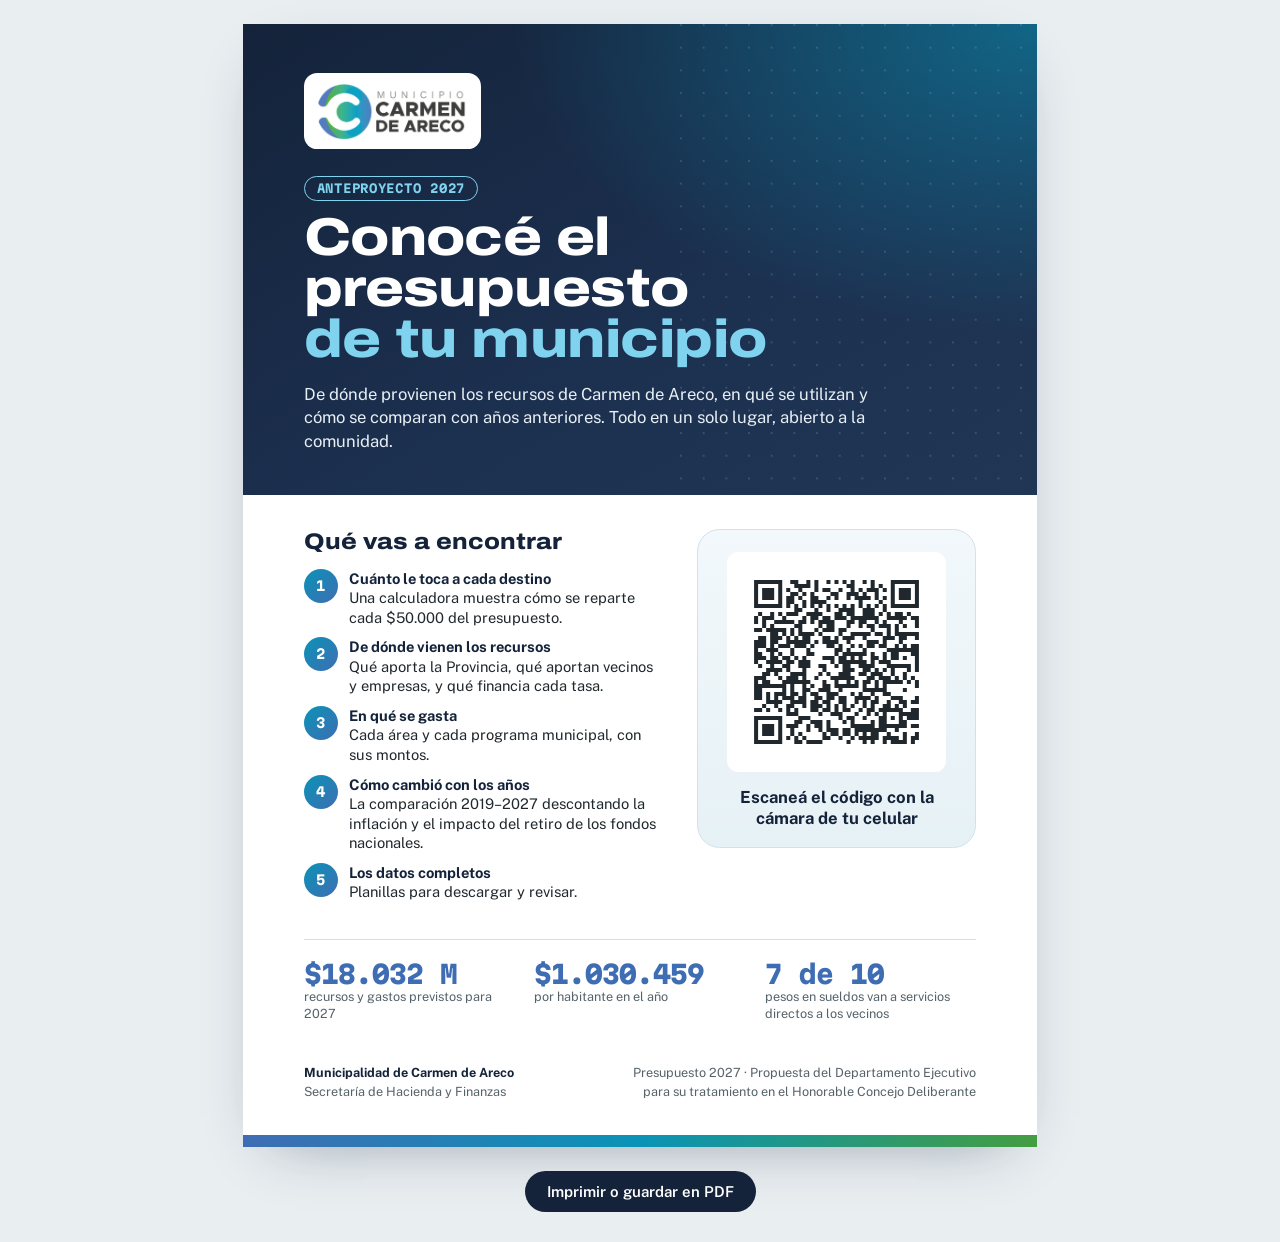
<file: invitacion.html>
<!doctype html>
<html lang="es">
<head>
  <meta charset="utf-8">
  <meta name="viewport" content="width=device-width, initial-scale=1">
  <title>Invitación · Presupuesto 2027 · Carmen de Areco</title>
  <meta name="robots" content="noindex">
  <link rel="preconnect" href="https://fonts.googleapis.com">
  <link rel="preconnect" href="https://fonts.gstatic.com" crossorigin>
  <link rel="stylesheet" href="https://fonts.googleapis.com/css2?family=Archivo:wdth,wght@62..125,400..900&family=Martian+Mono:wdth,wght@87.5,400..700&family=Public+Sans:wght@400..700&display=swap">
  <style>
    /* Afiche A4 para imprimir o compartir. Colores del logo municipal. */
    :root {
      --azul: #3f6db3;
      --turquesa: #0a93b6;
      --verde: #449d41;
      --marino: #14233a;
      --tinta: #20282d;
      --tinta-2: #55626a;
      --papel: #ffffff;
      color-scheme: light;
    }
    * {
      box-sizing: border-box;
      -webkit-print-color-adjust: exact;
      print-color-adjust: exact;
    }
    @page {
      size: A4;
      margin: 0;
    }
    html,
    body {
      margin: 0;
      background: #e9eef1;
      color: var(--tinta);
      font: 400 16px/1.5 'Public Sans', system-ui, sans-serif;
    }
    .hoja {
      width: 210mm;
      height: 297mm;
      margin: 24px auto;
      background: var(--papel);
      display: grid;
      grid-template-rows: auto minmax(0, 1fr) auto;
      overflow: hidden;
      box-shadow: 0 20px 60px -30px rgba(20, 35, 58, 0.45);
    }
    .cabecera {
      position: relative;
      padding: 13mm 16mm 11mm;
      color: #fff;
      background:
        radial-gradient(120% 120% at 100% 0%, rgba(10, 147, 182, 0.55), transparent 55%),
        linear-gradient(150deg, #14233a 0%, #1c3050 60%, #213654 100%);
      overflow: hidden;
    }
    .cabecera::after {
      content: '';
      position: absolute;
      inset: 0;
      left: 55%;
      background-image: radial-gradient(circle at 1px 1px, rgba(255, 255, 255, 0.13) 1.2px, transparent 0);
      background-size: 6mm 6mm;
      pointer-events: none;
    }
    .logo {
      position: relative;
      z-index: 1;
      display: inline-block;
      background: #fff;
      border-radius: 3.5mm;
      padding: 2.6mm 3.6mm;
      line-height: 0;
    }
    .logo img {
      height: 15mm;
      width: auto;
    }
    .sello {
      position: relative;
      z-index: 1;
      display: inline-block;
      margin: 7mm 0 3mm;
      font: 700 9pt 'Martian Mono', monospace;
      letter-spacing: 0.06em;
      text-transform: uppercase;
      color: #7fd3ee;
      border: 0.4mm solid #7fd3ee;
      border-radius: 99px;
      padding: 1.2mm 3.2mm;
    }
    h1 {
      position: relative;
      z-index: 1;
      margin: 0;
      font: 800 40pt/0.95 'Archivo', sans-serif;
      font-variation-settings: 'wdth' 118;
      letter-spacing: -0.01em;
    }
    h1 span {
      display: block;
      color: #7fd3ee;
    }
    .bajada {
      position: relative;
      z-index: 1;
      margin: 5mm 0 0;
      max-width: 160mm;
      font-size: 12.5pt;
      line-height: 1.4;
      color: #e8eff5;
    }
    .cuerpo {
      display: grid;
      grid-template-columns: 1fr 74mm;
      gap: 10mm;
      padding: 9mm 16mm 4mm;
      align-items: start;
    }
    .cuerpo h2 {
      margin: 0 0 4mm;
      font: 800 17pt 'Archivo', sans-serif;
      font-variation-settings: 'wdth' 112;
      color: var(--marino);
    }
    .lista {
      list-style: none;
      margin: 0;
      padding: 0;
      display: grid;
      gap: 2.8mm;
    }
    .lista li {
      display: grid;
      grid-template-columns: 9mm 1fr;
      gap: 3mm;
      align-items: start;
      font-size: 11pt;
      line-height: 1.32;
    }
    .lista b {
      display: block;
      color: var(--marino);
    }
    .num {
      display: grid;
      place-items: center;
      width: 9mm;
      height: 9mm;
      border-radius: 50%;
      background: linear-gradient(135deg, var(--turquesa), var(--azul));
      color: #fff;
      font: 700 10pt 'Martian Mono', monospace;
    }
    .qr {
      text-align: center;
      border-radius: 6mm;
      padding: 6mm 5mm 5mm;
      background: linear-gradient(180deg, #f2f8fb, #e6f1f6);
      border: 0.5mm solid #cfe3ec;
    }
    .qr img {
      display: block;
      width: 58mm;
      height: 58mm;
      margin: 0 auto;
      background: #fff;
      padding: 3mm;
      border-radius: 3mm;
    }
    .qr p {
      margin: 4mm 0 0;
      font-weight: 700;
      font-size: 12.5pt;
      line-height: 1.25;
      color: var(--marino);
    }
    .qr small {
      display: block;
      margin-top: 2mm;
      font: 400 7.6pt 'Martian Mono', monospace;
      color: var(--tinta-2);
      word-break: break-all;
    }
    .cifras {
      display: grid;
      grid-template-columns: repeat(3, 1fr);
      gap: 5mm;
      margin: 6mm 16mm 0;
      padding-top: 5mm;
      border-top: 0.4mm solid #d6dee2;
    }
    .cifras b {
      display: block;
      font: 800 19pt 'Martian Mono', monospace;
      letter-spacing: -0.04em;
      color: var(--azul);
    }
    .cifras span {
      font-size: 9.5pt;
      color: var(--tinta-2);
      line-height: 1.3;
      display: block;
    }
    .pie {
      display: flex;
      justify-content: space-between;
      align-items: center;
      gap: 8mm;
      padding: 6mm 16mm 9mm;
      font-size: 9.5pt;
      color: var(--tinta-2);
    }
    .pie b {
      color: var(--marino);
    }
    .franja {
      height: 3mm;
      background: linear-gradient(90deg, var(--azul), var(--turquesa), var(--verde));
    }
    .acciones {
      text-align: center;
      margin: 0 auto 30px;
    }
    .acciones button {
      font: 600 15px 'Public Sans', sans-serif;
      padding: 12px 22px;
      border-radius: 999px;
      border: 0;
      background: var(--marino);
      color: #fff;
      cursor: pointer;
    }
    @media print {
      html,
      body {
        background: #fff;
      }
      .hoja {
        margin: 0;
        box-shadow: none;
      }
      .acciones {
        display: none;
      }
    }
    @media (max-width: 820px) {
      .hoja {
        transform-origin: top left;
      }
    }
  </style>
</head>
<body>
  <article class="hoja">
    <header class="cabecera">
      <span class="logo"><img src="img/logo-320.png" alt="Municipio de Carmen de Areco" width="212" height="80"></span>
      <div><span class="sello">Anteproyecto 2027</span></div>
      <h1>Conocé el presupuesto <span>de tu municipio</span></h1>
      <p class="bajada">De dónde provienen los recursos de Carmen de Areco, en qué se utilizan y cómo se comparan con años anteriores. Todo en un solo lugar, abierto a la comunidad.</p>
    </header>

    <div>
      <section class="cuerpo">
        <div>
          <h2>Qué vas a encontrar</h2>
          <ul class="lista">
            <li><span class="num">1</span><span><b>Cuánto le toca a cada destino</b>Una calculadora muestra cómo se reparte cada $50.000 del presupuesto.</span></li>
            <li><span class="num">2</span><span><b>De dónde vienen los recursos</b>Qué aporta la Provincia, qué aportan vecinos y empresas, y qué financia cada tasa.</span></li>
            <li><span class="num">3</span><span><b>En qué se gasta</b>Cada área y cada programa municipal, con sus montos.</span></li>
            <li><span class="num">4</span><span><b>Cómo cambió con los años</b>La comparación 2019–2027 descontando la inflación y el impacto del retiro de los fondos nacionales.</span></li>
            <li><span class="num">5</span><span><b>Los datos completos</b>Planillas para descargar y revisar.</span></li>
          </ul>
        </div>
        <div class="qr">
          <img src="img/qr.svg" alt="Código QR al sitio del Presupuesto 2027" width="220" height="220">
          <p>Escaneá el código con la cámara de tu celular</p>
        </div>
      </section>

      <div class="cifras">
        <div><b>$18.032 M</b><span>recursos y gastos previstos para 2027</span></div>
        <div><b>$1.030.459</b><span>por habitante en el año</span></div>
        <div><b>7 de 10</b><span>pesos en sueldos van a servicios directos a los vecinos</span></div>
      </div>
    </div>

    <footer>
      <div class="pie">
        <span><b>Municipalidad de Carmen de Areco</b><br>Secretaría de Hacienda y Finanzas</span>
        <span style="text-align:right">Presupuesto 2027 · Propuesta del Departamento Ejecutivo<br>para su tratamiento en el Honorable Concejo Deliberante</span>
      </div>
      <div class="franja"></div>
    </footer>
  </article>
  <p class="acciones"><button type="button" onclick="window.print()">Imprimir o guardar en PDF</button></p>
</body>
</html>
</file>
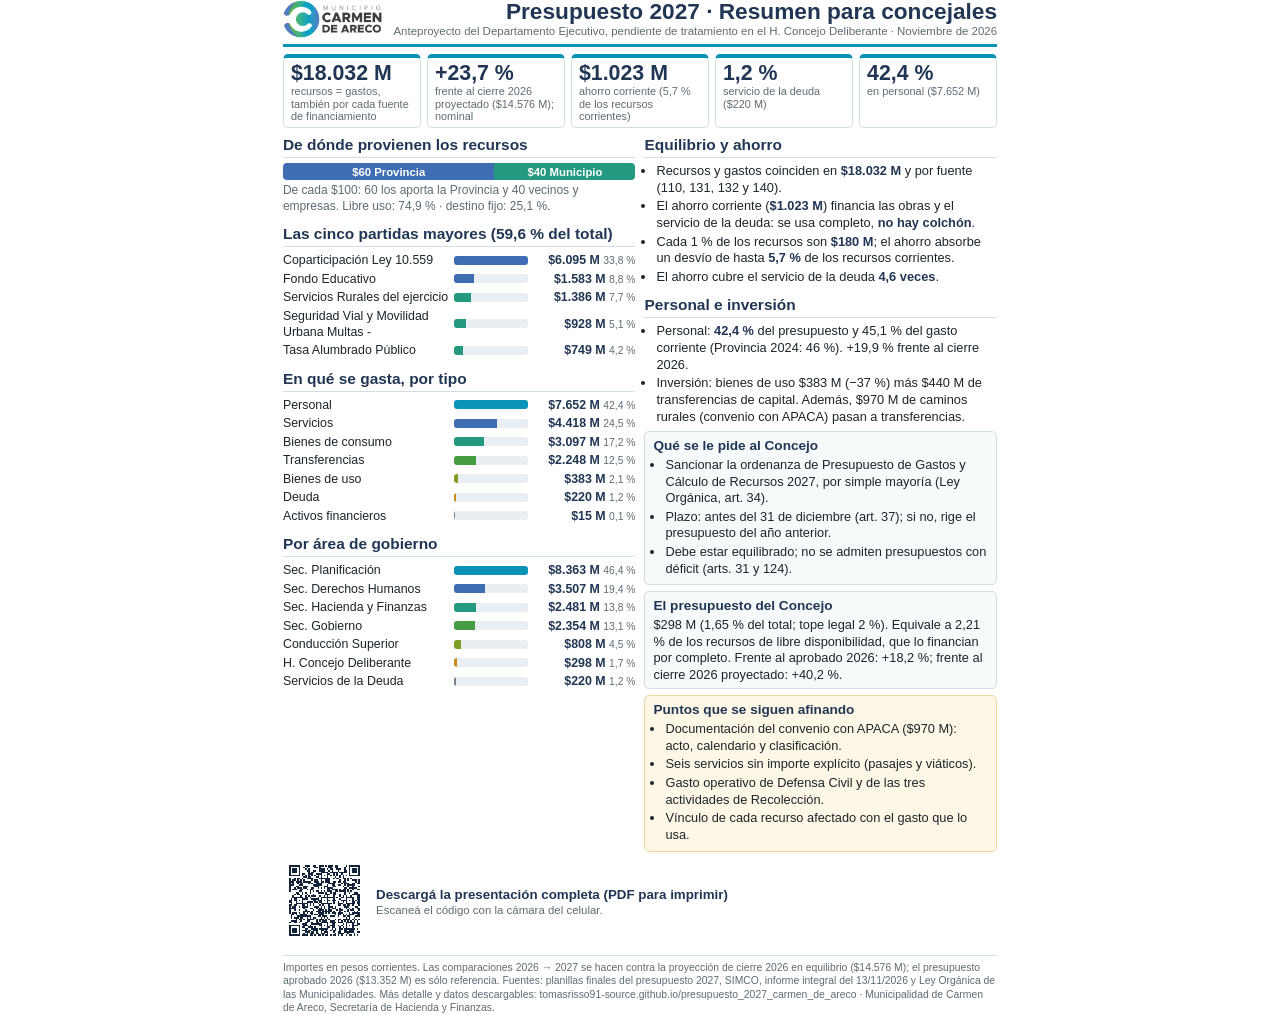
<file: presentacion/resumen.html>
<!doctype html>
<html lang="es">
<head>
<meta charset="utf-8">
<meta name="viewport" content="width=device-width, initial-scale=1">
<title>Presupuesto 2027 · Resumen para concejales</title>
<style>
@page{size:A4;margin:9mm 10mm}
:root{--marino:#213654;--turquesa:#0a93b6;--azul:#3f6db3;--agua:#24997f;--verde:#449d41;--lima:#7e9f23;--ambar:#c98a14;--rojo:#b5453a;--gris:#5d6c74;--linea:#d5dee2;--tinta:#1b252b}
*{box-sizing:border-box;margin:0;padding:0;-webkit-print-color-adjust:exact;print-color-adjust:exact}
body{font-family:Arial,Helvetica,sans-serif;font-size:10.4pt;line-height:1.3;color:var(--tinta);background:#fff;max-width:190mm;width:100%;margin:0 auto;padding:0 2px;overflow-x:hidden}
img{max-width:100%}
header{display:flex;justify-content:space-between;align-items:center;border-bottom:3px solid var(--turquesa);padding-bottom:5px;margin-bottom:7px}
header img{height:38px}
header .t{text-align:right}
header h1{font-size:17pt;color:var(--marino);line-height:1.05}
header p{font-size:8.6pt;color:var(--gris)}
.kpis{display:grid;grid-template-columns:repeat(5,1fr);gap:6px;margin-bottom:7px}
.kpi{border:1px solid var(--linea);border-top:4px solid var(--turquesa);border-radius:5px;padding:4px 7px}
.kpi b{display:block;font-size:16pt;color:var(--marino);line-height:1.1}
.kpi span{font-size:8.2pt;color:var(--gris);line-height:1.15;display:block}
.cols{display:grid;grid-template-columns:1fr 1fr;gap:9px}
h2{font-size:11.6pt;color:var(--marino);border-bottom:1px solid var(--linea);padding-bottom:2px;margin:10px 0 5px}
h2:first-child{margin-top:0}
.bar{display:flex;height:17px;border-radius:4px;overflow:hidden;margin:3px 0}
.bar i{display:flex;align-items:center;justify-content:center;color:#fff;font:700 8.5pt Arial;font-style:normal}
.fila{display:grid;grid-template-columns:44mm 1fr 27mm;gap:5px;align-items:center;margin:2.4px 0;font-size:9.3pt}
.fila .p{height:9px;background:#e8eef1;border-radius:3px;overflow:hidden}.fila .p i{display:block;height:100%}
.fila .v{text-align:right;font-weight:700;color:var(--marino);white-space:nowrap}.fila .v small{font-weight:400;color:var(--gris)}
ul{padding-left:12px}li{margin:2px 0;font-size:9.6pt}
.caja{border:1px solid var(--linea);border-radius:5px;padding:5px 8px;margin-top:6px;background:#f7fafb}
.caja.al{background:#fff7e6;border-color:#efd9a2}
.caja h3{font-size:10.2pt;color:var(--marino);margin-bottom:2px}
.pie{margin-top:9px;border-top:1px solid var(--linea);padding-top:5px;font-size:7.8pt;color:var(--gris);line-height:1.3}
b.t{color:var(--marino)}
.qrres{display:flex;gap:10px;align-items:center;margin-top:7px;font-size:8.6pt;color:var(--gris)}.qrres svg{width:22mm;height:22mm;flex:none}.qrres b{color:var(--marino);display:block;font-size:10pt}
@media screen and (max-width:760px){body{font-size:11pt}.cols{grid-template-columns:1fr}.kpis{grid-template-columns:repeat(2,1fr)}header{flex-direction:column;align-items:flex-start;gap:6px}header .t{text-align:left}.fila{grid-template-columns:36% 1fr 32%}.fila .v{white-space:normal}}
</style>
</head>
<body>
<header><img src="[data-uri]" alt="Municipalidad de Carmen de Areco"><div class="t"><h1>Presupuesto 2027 · Resumen para concejales</h1><p>Anteproyecto del Departamento Ejecutivo, pendiente de tratamiento en el H. Concejo Deliberante · Noviembre de 2026</p></div></header>
<div class="kpis" id="kpis"></div>
<div class="cols">
  <div id="izq"></div>
  <div id="der"></div>
</div>
<div class="qrres"><div><svg xmlns="http://www.w3.org/2000/svg" viewBox="0 0 53 53" shape-rendering="crispEdges" role="img" aria-label="Código QR para descargar la presentación"><rect width="53" height="53" fill="#fff"/><path d="M4 4h1v1h-1zM5 4h1v1h-1zM6 4h1v1h-1zM7 4h1v1h-1zM8 4h1v1h-1zM9 4h1v1h-1zM10 4h1v1h-1zM14 4h1v1h-1zM15 4h1v1h-1zM16 4h1v1h-1zM19 4h1v1h-1zM20 4h1v1h-1zM23 4h1v1h-1zM24 4h1v1h-1zM25 4h1v1h-1zM27 4h1v1h-1zM29 4h1v1h-1zM30 4h1v1h-1zM31 4h1v1h-1zM33 4h1v1h-1zM34 4h1v1h-1zM40 4h1v1h-1zM42 4h1v1h-1zM43 4h1v1h-1zM44 4h1v1h-1zM45 4h1v1h-1zM46 4h1v1h-1zM47 4h1v1h-1zM48 4h1v1h-1zM4 5h1v1h-1zM10 5h1v1h-1zM13 5h1v1h-1zM15 5h1v1h-1zM20 5h1v1h-1zM21 5h1v1h-1zM23 5h1v1h-1zM29 5h1v1h-1zM30 5h1v1h-1zM33 5h1v1h-1zM34 5h1v1h-1zM39 5h1v1h-1zM42 5h1v1h-1zM48 5h1v1h-1zM4 6h1v1h-1zM6 6h1v1h-1zM7 6h1v1h-1zM8 6h1v1h-1zM10 6h1v1h-1zM14 6h1v1h-1zM16 6h1v1h-1zM23 6h1v1h-1zM24 6h1v1h-1zM25 6h1v1h-1zM26 6h1v1h-1zM28 6h1v1h-1zM30 6h1v1h-1zM31 6h1v1h-1zM34 6h1v1h-1zM35 6h1v1h-1zM36 6h1v1h-1zM39 6h1v1h-1zM42 6h1v1h-1zM44 6h1v1h-1zM45 6h1v1h-1zM46 6h1v1h-1zM48 6h1v1h-1zM4 7h1v1h-1zM6 7h1v1h-1zM7 7h1v1h-1zM8 7h1v1h-1zM10 7h1v1h-1zM15 7h1v1h-1zM16 7h1v1h-1zM19 7h1v1h-1zM20 7h1v1h-1zM23 7h1v1h-1zM24 7h1v1h-1zM25 7h1v1h-1zM26 7h1v1h-1zM29 7h1v1h-1zM31 7h1v1h-1zM35 7h1v1h-1zM39 7h1v1h-1zM40 7h1v1h-1zM42 7h1v1h-1zM44 7h1v1h-1zM45 7h1v1h-1zM46 7h1v1h-1zM48 7h1v1h-1zM4 8h1v1h-1zM6 8h1v1h-1zM7 8h1v1h-1zM8 8h1v1h-1zM10 8h1v1h-1zM16 8h1v1h-1zM18 8h1v1h-1zM19 8h1v1h-1zM24 8h1v1h-1zM25 8h1v1h-1zM26 8h1v1h-1zM27 8h1v1h-1zM28 8h1v1h-1zM30 8h1v1h-1zM31 8h1v1h-1zM32 8h1v1h-1zM33 8h1v1h-1zM34 8h1v1h-1zM36 8h1v1h-1zM37 8h1v1h-1zM38 8h1v1h-1zM39 8h1v1h-1zM40 8h1v1h-1zM42 8h1v1h-1zM44 8h1v1h-1zM45 8h1v1h-1zM46 8h1v1h-1zM48 8h1v1h-1zM4 9h1v1h-1zM10 9h1v1h-1zM12 9h1v1h-1zM13 9h1v1h-1zM16 9h1v1h-1zM17 9h1v1h-1zM18 9h1v1h-1zM21 9h1v1h-1zM22 9h1v1h-1zM23 9h1v1h-1zM24 9h1v1h-1zM28 9h1v1h-1zM29 9h1v1h-1zM32 9h1v1h-1zM34 9h1v1h-1zM37 9h1v1h-1zM42 9h1v1h-1zM48 9h1v1h-1zM4 10h1v1h-1zM5 10h1v1h-1zM6 10h1v1h-1zM7 10h1v1h-1zM8 10h1v1h-1zM9 10h1v1h-1zM10 10h1v1h-1zM12 10h1v1h-1zM14 10h1v1h-1zM16 10h1v1h-1zM18 10h1v1h-1zM20 10h1v1h-1zM22 10h1v1h-1zM24 10h1v1h-1zM26 10h1v1h-1zM28 10h1v1h-1zM30 10h1v1h-1zM32 10h1v1h-1zM34 10h1v1h-1zM36 10h1v1h-1zM38 10h1v1h-1zM40 10h1v1h-1zM42 10h1v1h-1zM43 10h1v1h-1zM44 10h1v1h-1zM45 10h1v1h-1zM46 10h1v1h-1zM47 10h1v1h-1zM48 10h1v1h-1zM13 11h1v1h-1zM14 11h1v1h-1zM16 11h1v1h-1zM17 11h1v1h-1zM21 11h1v1h-1zM22 11h1v1h-1zM24 11h1v1h-1zM28 11h1v1h-1zM33 11h1v1h-1zM36 11h1v1h-1zM38 11h1v1h-1zM4 12h1v1h-1zM7 12h1v1h-1zM9 12h1v1h-1zM10 12h1v1h-1zM12 12h1v1h-1zM15 12h1v1h-1zM16 12h1v1h-1zM17 12h1v1h-1zM18 12h1v1h-1zM23 12h1v1h-1zM24 12h1v1h-1zM25 12h1v1h-1zM26 12h1v1h-1zM27 12h1v1h-1zM28 12h1v1h-1zM29 12h1v1h-1zM32 12h1v1h-1zM34 12h1v1h-1zM35 12h1v1h-1zM38 12h1v1h-1zM39 12h1v1h-1zM41 12h1v1h-1zM43 12h1v1h-1zM4 13h1v1h-1zM6 13h1v1h-1zM7 13h1v1h-1zM9 13h1v1h-1zM11 13h1v1h-1zM13 13h1v1h-1zM18 13h1v1h-1zM20 13h1v1h-1zM21 13h1v1h-1zM24 13h1v1h-1zM27 13h1v1h-1zM28 13h1v1h-1zM29 13h1v1h-1zM36 13h1v1h-1zM39 13h1v1h-1zM41 13h1v1h-1zM44 13h1v1h-1zM45 13h1v1h-1zM46 13h1v1h-1zM48 13h1v1h-1zM4 14h1v1h-1zM5 14h1v1h-1zM6 14h1v1h-1zM8 14h1v1h-1zM9 14h1v1h-1zM10 14h1v1h-1zM11 14h1v1h-1zM13 14h1v1h-1zM14 14h1v1h-1zM15 14h1v1h-1zM16 14h1v1h-1zM17 14h1v1h-1zM20 14h1v1h-1zM21 14h1v1h-1zM22 14h1v1h-1zM24 14h1v1h-1zM25 14h1v1h-1zM27 14h1v1h-1zM28 14h1v1h-1zM29 14h1v1h-1zM32 14h1v1h-1zM33 14h1v1h-1zM35 14h1v1h-1zM36 14h1v1h-1zM38 14h1v1h-1zM39 14h1v1h-1zM46 14h1v1h-1zM48 14h1v1h-1zM4 15h1v1h-1zM6 15h1v1h-1zM9 15h1v1h-1zM11 15h1v1h-1zM12 15h1v1h-1zM16 15h1v1h-1zM18 15h1v1h-1zM21 15h1v1h-1zM22 15h1v1h-1zM23 15h1v1h-1zM24 15h1v1h-1zM29 15h1v1h-1zM30 15h1v1h-1zM31 15h1v1h-1zM32 15h1v1h-1zM37 15h1v1h-1zM39 15h1v1h-1zM40 15h1v1h-1zM41 15h1v1h-1zM44 15h1v1h-1zM45 15h1v1h-1zM47 15h1v1h-1zM48 15h1v1h-1zM4 16h1v1h-1zM5 16h1v1h-1zM6 16h1v1h-1zM10 16h1v1h-1zM11 16h1v1h-1zM12 16h1v1h-1zM19 16h1v1h-1zM20 16h1v1h-1zM21 16h1v1h-1zM22 16h1v1h-1zM23 16h1v1h-1zM24 16h1v1h-1zM28 16h1v1h-1zM31 16h1v1h-1zM32 16h1v1h-1zM35 16h1v1h-1zM36 16h1v1h-1zM39 16h1v1h-1zM41 16h1v1h-1zM42 16h1v1h-1zM43 16h1v1h-1zM44 16h1v1h-1zM45 16h1v1h-1zM4 17h1v1h-1zM8 17h1v1h-1zM9 17h1v1h-1zM13 17h1v1h-1zM14 17h1v1h-1zM15 17h1v1h-1zM20 17h1v1h-1zM21 17h1v1h-1zM22 17h1v1h-1zM26 17h1v1h-1zM27 17h1v1h-1zM28 17h1v1h-1zM32 17h1v1h-1zM33 17h1v1h-1zM38 17h1v1h-1zM41 17h1v1h-1zM44 17h1v1h-1zM48 17h1v1h-1zM4 18h1v1h-1zM7 18h1v1h-1zM9 18h1v1h-1zM10 18h1v1h-1zM11 18h1v1h-1zM13 18h1v1h-1zM14 18h1v1h-1zM18 18h1v1h-1zM19 18h1v1h-1zM22 18h1v1h-1zM24 18h1v1h-1zM26 18h1v1h-1zM28 18h1v1h-1zM29 18h1v1h-1zM30 18h1v1h-1zM31 18h1v1h-1zM39 18h1v1h-1zM40 18h1v1h-1zM42 18h1v1h-1zM43 18h1v1h-1zM44 18h1v1h-1zM45 18h1v1h-1zM46 18h1v1h-1zM4 19h1v1h-1zM6 19h1v1h-1zM7 19h1v1h-1zM8 19h1v1h-1zM11 19h1v1h-1zM12 19h1v1h-1zM15 19h1v1h-1zM17 19h1v1h-1zM18 19h1v1h-1zM28 19h1v1h-1zM29 19h1v1h-1zM31 19h1v1h-1zM32 19h1v1h-1zM33 19h1v1h-1zM34 19h1v1h-1zM36 19h1v1h-1zM38 19h1v1h-1zM39 19h1v1h-1zM41 19h1v1h-1zM44 19h1v1h-1zM47 19h1v1h-1zM48 19h1v1h-1zM4 20h1v1h-1zM10 20h1v1h-1zM11 20h1v1h-1zM17 20h1v1h-1zM19 20h1v1h-1zM21 20h1v1h-1zM22 20h1v1h-1zM24 20h1v1h-1zM26 20h1v1h-1zM28 20h1v1h-1zM29 20h1v1h-1zM30 20h1v1h-1zM33 20h1v1h-1zM34 20h1v1h-1zM36 20h1v1h-1zM37 20h1v1h-1zM38 20h1v1h-1zM39 20h1v1h-1zM41 20h1v1h-1zM43 20h1v1h-1zM8 21h1v1h-1zM9 21h1v1h-1zM12 21h1v1h-1zM14 21h1v1h-1zM17 21h1v1h-1zM22 21h1v1h-1zM23 21h1v1h-1zM24 21h1v1h-1zM25 21h1v1h-1zM27 21h1v1h-1zM30 21h1v1h-1zM32 21h1v1h-1zM33 21h1v1h-1zM39 21h1v1h-1zM42 21h1v1h-1zM45 21h1v1h-1zM46 21h1v1h-1zM47 21h1v1h-1zM7 22h1v1h-1zM9 22h1v1h-1zM10 22h1v1h-1zM12 22h1v1h-1zM15 22h1v1h-1zM19 22h1v1h-1zM27 22h1v1h-1zM28 22h1v1h-1zM29 22h1v1h-1zM32 22h1v1h-1zM33 22h1v1h-1zM36 22h1v1h-1zM39 22h1v1h-1zM44 22h1v1h-1zM45 22h1v1h-1zM46 22h1v1h-1zM47 22h1v1h-1zM48 22h1v1h-1zM6 23h1v1h-1zM11 23h1v1h-1zM14 23h1v1h-1zM16 23h1v1h-1zM18 23h1v1h-1zM19 23h1v1h-1zM20 23h1v1h-1zM23 23h1v1h-1zM26 23h1v1h-1zM28 23h1v1h-1zM32 23h1v1h-1zM36 23h1v1h-1zM38 23h1v1h-1zM40 23h1v1h-1zM43 23h1v1h-1zM47 23h1v1h-1zM48 23h1v1h-1zM6 24h1v1h-1zM7 24h1v1h-1zM8 24h1v1h-1zM9 24h1v1h-1zM10 24h1v1h-1zM11 24h1v1h-1zM12 24h1v1h-1zM14 24h1v1h-1zM15 24h1v1h-1zM17 24h1v1h-1zM22 24h1v1h-1zM24 24h1v1h-1zM25 24h1v1h-1zM26 24h1v1h-1zM27 24h1v1h-1zM28 24h1v1h-1zM29 24h1v1h-1zM30 24h1v1h-1zM31 24h1v1h-1zM32 24h1v1h-1zM34 24h1v1h-1zM37 24h1v1h-1zM38 24h1v1h-1zM40 24h1v1h-1zM41 24h1v1h-1zM42 24h1v1h-1zM43 24h1v1h-1zM44 24h1v1h-1zM47 24h1v1h-1zM48 24h1v1h-1zM5 25h1v1h-1zM7 25h1v1h-1zM8 25h1v1h-1zM12 25h1v1h-1zM13 25h1v1h-1zM14 25h1v1h-1zM15 25h1v1h-1zM18 25h1v1h-1zM19 25h1v1h-1zM20 25h1v1h-1zM21 25h1v1h-1zM22 25h1v1h-1zM24 25h1v1h-1zM28 25h1v1h-1zM32 25h1v1h-1zM36 25h1v1h-1zM40 25h1v1h-1zM44 25h1v1h-1zM47 25h1v1h-1zM48 25h1v1h-1zM4 26h1v1h-1zM5 26h1v1h-1zM7 26h1v1h-1zM8 26h1v1h-1zM10 26h1v1h-1zM12 26h1v1h-1zM19 26h1v1h-1zM20 26h1v1h-1zM22 26h1v1h-1zM23 26h1v1h-1zM24 26h1v1h-1zM26 26h1v1h-1zM28 26h1v1h-1zM29 26h1v1h-1zM31 26h1v1h-1zM32 26h1v1h-1zM33 26h1v1h-1zM37 26h1v1h-1zM38 26h1v1h-1zM39 26h1v1h-1zM40 26h1v1h-1zM42 26h1v1h-1zM44 26h1v1h-1zM46 26h1v1h-1zM48 26h1v1h-1zM4 27h1v1h-1zM5 27h1v1h-1zM8 27h1v1h-1zM12 27h1v1h-1zM15 27h1v1h-1zM16 27h1v1h-1zM17 27h1v1h-1zM18 27h1v1h-1zM20 27h1v1h-1zM21 27h1v1h-1zM23 27h1v1h-1zM24 27h1v1h-1zM28 27h1v1h-1zM32 27h1v1h-1zM35 27h1v1h-1zM38 27h1v1h-1zM40 27h1v1h-1zM44 27h1v1h-1zM45 27h1v1h-1zM47 27h1v1h-1zM48 27h1v1h-1zM5 28h1v1h-1zM8 28h1v1h-1zM9 28h1v1h-1zM10 28h1v1h-1zM11 28h1v1h-1zM12 28h1v1h-1zM13 28h1v1h-1zM14 28h1v1h-1zM15 28h1v1h-1zM17 28h1v1h-1zM19 28h1v1h-1zM22 28h1v1h-1zM24 28h1v1h-1zM25 28h1v1h-1zM26 28h1v1h-1zM27 28h1v1h-1zM28 28h1v1h-1zM29 28h1v1h-1zM30 28h1v1h-1zM32 28h1v1h-1zM35 28h1v1h-1zM36 28h1v1h-1zM37 28h1v1h-1zM40 28h1v1h-1zM41 28h1v1h-1zM42 28h1v1h-1zM43 28h1v1h-1zM44 28h1v1h-1zM45 28h1v1h-1zM47 28h1v1h-1zM48 28h1v1h-1zM4 29h1v1h-1zM5 29h1v1h-1zM7 29h1v1h-1zM8 29h1v1h-1zM12 29h1v1h-1zM13 29h1v1h-1zM15 29h1v1h-1zM17 29h1v1h-1zM19 29h1v1h-1zM23 29h1v1h-1zM25 29h1v1h-1zM29 29h1v1h-1zM35 29h1v1h-1zM36 29h1v1h-1zM38 29h1v1h-1zM39 29h1v1h-1zM41 29h1v1h-1zM42 29h1v1h-1zM44 29h1v1h-1zM48 29h1v1h-1zM4 30h1v1h-1zM6 30h1v1h-1zM7 30h1v1h-1zM10 30h1v1h-1zM12 30h1v1h-1zM13 30h1v1h-1zM14 30h1v1h-1zM15 30h1v1h-1zM20 30h1v1h-1zM21 30h1v1h-1zM22 30h1v1h-1zM24 30h1v1h-1zM26 30h1v1h-1zM29 30h1v1h-1zM30 30h1v1h-1zM31 30h1v1h-1zM33 30h1v1h-1zM39 30h1v1h-1zM40 30h1v1h-1zM41 30h1v1h-1zM46 30h1v1h-1zM47 30h1v1h-1zM4 31h1v1h-1zM5 31h1v1h-1zM6 31h1v1h-1zM7 31h1v1h-1zM13 31h1v1h-1zM17 31h1v1h-1zM18 31h1v1h-1zM21 31h1v1h-1zM23 31h1v1h-1zM24 31h1v1h-1zM26 31h1v1h-1zM29 31h1v1h-1zM31 31h1v1h-1zM32 31h1v1h-1zM33 31h1v1h-1zM36 31h1v1h-1zM40 31h1v1h-1zM42 31h1v1h-1zM44 31h1v1h-1zM47 31h1v1h-1zM48 31h1v1h-1zM4 32h1v1h-1zM7 32h1v1h-1zM10 32h1v1h-1zM14 32h1v1h-1zM19 32h1v1h-1zM22 32h1v1h-1zM23 32h1v1h-1zM24 32h1v1h-1zM25 32h1v1h-1zM27 32h1v1h-1zM29 32h1v1h-1zM30 32h1v1h-1zM34 32h1v1h-1zM36 32h1v1h-1zM37 32h1v1h-1zM41 32h1v1h-1zM43 32h1v1h-1zM44 32h1v1h-1zM48 32h1v1h-1zM4 33h1v1h-1zM13 33h1v1h-1zM14 33h1v1h-1zM15 33h1v1h-1zM16 33h1v1h-1zM18 33h1v1h-1zM21 33h1v1h-1zM22 33h1v1h-1zM23 33h1v1h-1zM25 33h1v1h-1zM26 33h1v1h-1zM27 33h1v1h-1zM28 33h1v1h-1zM29 33h1v1h-1zM30 33h1v1h-1zM32 33h1v1h-1zM36 33h1v1h-1zM39 33h1v1h-1zM41 33h1v1h-1zM45 33h1v1h-1zM47 33h1v1h-1zM4 34h1v1h-1zM6 34h1v1h-1zM7 34h1v1h-1zM8 34h1v1h-1zM10 34h1v1h-1zM13 34h1v1h-1zM15 34h1v1h-1zM17 34h1v1h-1zM18 34h1v1h-1zM22 34h1v1h-1zM23 34h1v1h-1zM24 34h1v1h-1zM25 34h1v1h-1zM27 34h1v1h-1zM29 34h1v1h-1zM31 34h1v1h-1zM32 34h1v1h-1zM33 34h1v1h-1zM35 34h1v1h-1zM36 34h1v1h-1zM37 34h1v1h-1zM42 34h1v1h-1zM44 34h1v1h-1zM45 34h1v1h-1zM46 34h1v1h-1zM47 34h1v1h-1zM48 34h1v1h-1zM5 35h1v1h-1zM6 35h1v1h-1zM8 35h1v1h-1zM11 35h1v1h-1zM12 35h1v1h-1zM13 35h1v1h-1zM14 35h1v1h-1zM18 35h1v1h-1zM20 35h1v1h-1zM21 35h1v1h-1zM23 35h1v1h-1zM24 35h1v1h-1zM25 35h1v1h-1zM33 35h1v1h-1zM35 35h1v1h-1zM36 35h1v1h-1zM38 35h1v1h-1zM40 35h1v1h-1zM42 35h1v1h-1zM43 35h1v1h-1zM44 35h1v1h-1zM47 35h1v1h-1zM48 35h1v1h-1zM5 36h1v1h-1zM9 36h1v1h-1zM10 36h1v1h-1zM11 36h1v1h-1zM12 36h1v1h-1zM13 36h1v1h-1zM14 36h1v1h-1zM15 36h1v1h-1zM16 36h1v1h-1zM17 36h1v1h-1zM22 36h1v1h-1zM23 36h1v1h-1zM25 36h1v1h-1zM26 36h1v1h-1zM27 36h1v1h-1zM30 36h1v1h-1zM31 36h1v1h-1zM32 36h1v1h-1zM35 36h1v1h-1zM38 36h1v1h-1zM39 36h1v1h-1zM41 36h1v1h-1zM42 36h1v1h-1zM46 36h1v1h-1zM47 36h1v1h-1zM48 36h1v1h-1zM5 37h1v1h-1zM7 37h1v1h-1zM8 37h1v1h-1zM9 37h1v1h-1zM11 37h1v1h-1zM12 37h1v1h-1zM15 37h1v1h-1zM17 37h1v1h-1zM19 37h1v1h-1zM20 37h1v1h-1zM24 37h1v1h-1zM26 37h1v1h-1zM28 37h1v1h-1zM40 37h1v1h-1zM42 37h1v1h-1zM45 37h1v1h-1zM8 38h1v1h-1zM10 38h1v1h-1zM11 38h1v1h-1zM13 38h1v1h-1zM15 38h1v1h-1zM16 38h1v1h-1zM17 38h1v1h-1zM18 38h1v1h-1zM19 38h1v1h-1zM21 38h1v1h-1zM23 38h1v1h-1zM24 38h1v1h-1zM25 38h1v1h-1zM27 38h1v1h-1zM29 38h1v1h-1zM33 38h1v1h-1zM35 38h1v1h-1zM36 38h1v1h-1zM38 38h1v1h-1zM39 38h1v1h-1zM40 38h1v1h-1zM41 38h1v1h-1zM42 38h1v1h-1zM44 38h1v1h-1zM46 38h1v1h-1zM48 38h1v1h-1zM5 39h1v1h-1zM6 39h1v1h-1zM7 39h1v1h-1zM8 39h1v1h-1zM11 39h1v1h-1zM15 39h1v1h-1zM16 39h1v1h-1zM21 39h1v1h-1zM23 39h1v1h-1zM25 39h1v1h-1zM26 39h1v1h-1zM27 39h1v1h-1zM30 39h1v1h-1zM31 39h1v1h-1zM32 39h1v1h-1zM35 39h1v1h-1zM37 39h1v1h-1zM39 39h1v1h-1zM41 39h1v1h-1zM43 39h1v1h-1zM45 39h1v1h-1zM47 39h1v1h-1zM4 40h1v1h-1zM7 40h1v1h-1zM8 40h1v1h-1zM10 40h1v1h-1zM14 40h1v1h-1zM15 40h1v1h-1zM18 40h1v1h-1zM21 40h1v1h-1zM22 40h1v1h-1zM24 40h1v1h-1zM25 40h1v1h-1zM26 40h1v1h-1zM27 40h1v1h-1zM28 40h1v1h-1zM30 40h1v1h-1zM31 40h1v1h-1zM32 40h1v1h-1zM33 40h1v1h-1zM35 40h1v1h-1zM36 40h1v1h-1zM37 40h1v1h-1zM40 40h1v1h-1zM41 40h1v1h-1zM42 40h1v1h-1zM43 40h1v1h-1zM44 40h1v1h-1zM45 40h1v1h-1zM47 40h1v1h-1zM12 41h1v1h-1zM13 41h1v1h-1zM14 41h1v1h-1zM18 41h1v1h-1zM19 41h1v1h-1zM20 41h1v1h-1zM21 41h1v1h-1zM22 41h1v1h-1zM23 41h1v1h-1zM24 41h1v1h-1zM28 41h1v1h-1zM31 41h1v1h-1zM32 41h1v1h-1zM38 41h1v1h-1zM40 41h1v1h-1zM44 41h1v1h-1zM47 41h1v1h-1zM48 41h1v1h-1zM4 42h1v1h-1zM5 42h1v1h-1zM6 42h1v1h-1zM7 42h1v1h-1zM8 42h1v1h-1zM9 42h1v1h-1zM10 42h1v1h-1zM13 42h1v1h-1zM14 42h1v1h-1zM15 42h1v1h-1zM17 42h1v1h-1zM23 42h1v1h-1zM24 42h1v1h-1zM26 42h1v1h-1zM28 42h1v1h-1zM30 42h1v1h-1zM31 42h1v1h-1zM32 42h1v1h-1zM35 42h1v1h-1zM37 42h1v1h-1zM40 42h1v1h-1zM42 42h1v1h-1zM44 42h1v1h-1zM45 42h1v1h-1zM46 42h1v1h-1zM47 42h1v1h-1zM4 43h1v1h-1zM10 43h1v1h-1zM12 43h1v1h-1zM13 43h1v1h-1zM16 43h1v1h-1zM17 43h1v1h-1zM18 43h1v1h-1zM20 43h1v1h-1zM24 43h1v1h-1zM28 43h1v1h-1zM29 43h1v1h-1zM31 43h1v1h-1zM32 43h1v1h-1zM36 43h1v1h-1zM38 43h1v1h-1zM40 43h1v1h-1zM44 43h1v1h-1zM4 44h1v1h-1zM6 44h1v1h-1zM7 44h1v1h-1zM8 44h1v1h-1zM10 44h1v1h-1zM14 44h1v1h-1zM15 44h1v1h-1zM18 44h1v1h-1zM19 44h1v1h-1zM20 44h1v1h-1zM21 44h1v1h-1zM23 44h1v1h-1zM24 44h1v1h-1zM25 44h1v1h-1zM26 44h1v1h-1zM27 44h1v1h-1zM28 44h1v1h-1zM31 44h1v1h-1zM33 44h1v1h-1zM36 44h1v1h-1zM37 44h1v1h-1zM39 44h1v1h-1zM40 44h1v1h-1zM41 44h1v1h-1zM42 44h1v1h-1zM43 44h1v1h-1zM44 44h1v1h-1zM45 44h1v1h-1zM47 44h1v1h-1zM4 45h1v1h-1zM6 45h1v1h-1zM7 45h1v1h-1zM8 45h1v1h-1zM10 45h1v1h-1zM12 45h1v1h-1zM13 45h1v1h-1zM14 45h1v1h-1zM16 45h1v1h-1zM17 45h1v1h-1zM19 45h1v1h-1zM20 45h1v1h-1zM21 45h1v1h-1zM24 45h1v1h-1zM25 45h1v1h-1zM27 45h1v1h-1zM30 45h1v1h-1zM32 45h1v1h-1zM33 45h1v1h-1zM36 45h1v1h-1zM39 45h1v1h-1zM40 45h1v1h-1zM42 45h1v1h-1zM43 45h1v1h-1zM44 45h1v1h-1zM4 46h1v1h-1zM6 46h1v1h-1zM7 46h1v1h-1zM8 46h1v1h-1zM10 46h1v1h-1zM14 46h1v1h-1zM15 46h1v1h-1zM16 46h1v1h-1zM18 46h1v1h-1zM19 46h1v1h-1zM21 46h1v1h-1zM24 46h1v1h-1zM26 46h1v1h-1zM27 46h1v1h-1zM28 46h1v1h-1zM32 46h1v1h-1zM35 46h1v1h-1zM36 46h1v1h-1zM39 46h1v1h-1zM40 46h1v1h-1zM41 46h1v1h-1zM42 46h1v1h-1zM43 46h1v1h-1zM44 46h1v1h-1zM47 46h1v1h-1zM48 46h1v1h-1zM4 47h1v1h-1zM10 47h1v1h-1zM13 47h1v1h-1zM15 47h1v1h-1zM17 47h1v1h-1zM18 47h1v1h-1zM19 47h1v1h-1zM21 47h1v1h-1zM22 47h1v1h-1zM24 47h1v1h-1zM25 47h1v1h-1zM26 47h1v1h-1zM28 47h1v1h-1zM33 47h1v1h-1zM35 47h1v1h-1zM36 47h1v1h-1zM37 47h1v1h-1zM38 47h1v1h-1zM41 47h1v1h-1zM45 47h1v1h-1zM4 48h1v1h-1zM5 48h1v1h-1zM6 48h1v1h-1zM7 48h1v1h-1zM8 48h1v1h-1zM9 48h1v1h-1zM10 48h1v1h-1zM12 48h1v1h-1zM13 48h1v1h-1zM14 48h1v1h-1zM15 48h1v1h-1zM17 48h1v1h-1zM18 48h1v1h-1zM20 48h1v1h-1zM22 48h1v1h-1zM23 48h1v1h-1zM25 48h1v1h-1zM27 48h1v1h-1zM28 48h1v1h-1zM30 48h1v1h-1zM32 48h1v1h-1zM33 48h1v1h-1zM35 48h1v1h-1zM37 48h1v1h-1zM40 48h1v1h-1zM42 48h1v1h-1zM43 48h1v1h-1zM45 48h1v1h-1zM47 48h1v1h-1z" fill="#14233a"/></svg></div><div><b>Descargá la presentación completa (PDF para imprimir)</b>Escaneá el código con la cámara del celular.</div></div>
<div class="pie" id="pie"></div>
<script>
const D={"educ132":[{"n":"Transferencias e infraestructura de instituciones educativas","v":633200000},{"n":"Rincón de Luz","v":425962562},{"n":"Centro de Día","v":336434332},{"n":"EPI Eva Duarte","v":123397113},{"n":"Becas municipales","v":95000000},{"n":"Centro Universitario Carmen de Areco","v":80005993},{"n":"Talleres municipales","v":73000000}],"libreInc":{"1":6907503872,"2":1843200000,"3":3409800000,"4":61800000,"5":1048651441,"6":15000000,"7":220044687},"flujoG":{"libre|Conducción Superior":807858847,"libre|Secretaría de Hacienda y Finanzas":1571077907,"fijo|Secretaría de Hacienda y Finanzas":910205993,"libre|Servicios de la Deuda":220044687,"libre|Secretaría de Derechos Humanos":2123389656,"fijo|Secretaría de Derechos Humanos":1383794007,"libre|Secretaría de Gobierno":2006325597,"fijo|Secretaría de Gobierno":348000000,"libre|Secretaría de Planificación":6479086027,"fijo|Secretaría de Planificación":1884000000,"libre|Honorable Concejo Deliberante":298217279},"actsTot":{"":5514624057,"Transferencias e infraestructura de instituciones educativas":633200000,"Talleres municipales":73000000,"Becas municipales":95000000,"Centro Universitario Carmen de Areco":80005993,"Administración y gestión de Bromatología":109510346,"Refugio Canino":96000000,"Administración de Salud":413083489,"CAPS (centros de atención primaria)":500328633,"S.U.M.A.R.":29000000,"SAME":63696666,"Administración de Inclusión Social":232616161,"Adultos mayores":46706856,"Fortalecimiento de programas":51000000,"Administración de Educación":13600000,"Centro de Día":446134332,"Rincón de Luz":576062562,"EPI Eva Duarte":136197113,"Administración de Juventud":26351127,"Programa Envión":47400000,"Programa Centros Juveniles":29000000,"Programa CASA":31000000,"Administración de Niñez y Servicio Local":193732873,"Operadores de calle":17000000,"Casa de Abrigo":255951127,"Barrio Adentro":16000000,"Programa Juguemos Piola":16000000,"Administración de Seguridad":179944456,"Tránsito y Guardia Urbana":285553168,"Oficina de Monitoreo":190853118,"Policía Comunal":324600000,"Fondo de Fortalecimiento de la Seguridad":96000000,"Defensa Civil":24051127,"Administración de Cultura":85135306,"Museo Histórico":40368654,"Eventos culturales y fiestas":133800000,"Administración de Deportes":169740402,"Estadio Municipal":12500000,"Juegos Bonaerenses":73300000,"Administración de Planificación":68031551,"Delegación Gouin":85354652,"Delegación Tres Sargentos":190412104,"Balneario Municipal":200778129,"Administración de Ambiente e Higiene Urbana":150277579,"Planta recicladora":96443237,"Arbolado público":52186236,"Mantenimiento de espacios verdes":906409312,"Barrido, limpieza y riego":361800000,"Corralón municipal":179569885,"Cementerio municipal":87279754,"Residuos urbanos y disposición final":340901536,"Residuos no convencionales":226477738,"Residuos sólidos urbanos y recolección diferenciada":52726871,"Administración de Obras Públicas":390764183,"Mantenimiento de la planta urbana":911665989,"Saneamiento de agua y cloacas":595873678,"Mantenimiento de caminos":1020500000,"Alumbrado público":756500000},"apaca":970200000,"iconos":{"arrow-up":[["path",{"d":"m5 12 7-7 7 7"}],["path",{"d":"M12 19V5"}]],"badge-check":[["path",{"d":"M3.85 8.62a4 4 0 0 1 4.78-4.77 4 4 0 0 1 6.74 0 4 4 0 0 1 4.78 4.78 4 4 0 0 1 0 6.74 4 4 0 0 1-4.77 4.78 4 4 0 0 1-6.75 0 4 4 0 0 1-4.78-4.77 4 4 0 0 1 0-6.76Z"}],["path",{"d":"m9 12 2 2 4-4"}]],"ban":[["circle",{"cx":"12","cy":"12","r":"10"}],["path",{"d":"m4.9 4.9 14.2 14.2"}]],"banknote":[["rect",{"width":"20","height":"12","x":"2","y":"6","rx":"2"}],["circle",{"cx":"12","cy":"12","r":"2"}],["path",{"d":"M6 12h.01M18 12h.01"}]],"book-open":[["path",{"d":"M12 7v14"}],["path",{"d":"M3 18a1 1 0 0 1-1-1V4a1 1 0 0 1 1-1h5a4 4 0 0 1 4 4 4 4 0 0 1 4-4h5a1 1 0 0 1 1 1v13a1 1 0 0 1-1 1h-6a3 3 0 0 0-3 3 3 3 0 0 0-3-3z"}]],"bus":[["path",{"d":"M8 6v6"}],["path",{"d":"M15 6v6"}],["path",{"d":"M2 12h19.6"}],["path",{"d":"M18 18h3s.5-1.7.8-2.8c.1-.4.2-.8.2-1.2 0-.4-.1-.8-.2-1.2l-1.4-5C20.1 6.8 19.1 6 18 6H4a2 2 0 0 0-2 2v10h3"}],["circle",{"cx":"7","cy":"18","r":"2"}],["path",{"d":"M9 18h5"}],["circle",{"cx":"16","cy":"18","r":"2"}]],"chevron-down":[["path",{"d":"m6 9 6 6 6-6"}]],"circle":[["circle",{"cx":"12","cy":"12","r":"10"}]],"construction":[["rect",{"x":"2","y":"6","width":"20","height":"8","rx":"1"}],["path",{"d":"M17 14v7"}],["path",{"d":"M7 14v7"}],["path",{"d":"M17 3v3"}],["path",{"d":"M7 3v3"}],["path",{"d":"M10 14 2.3 6.3"}],["path",{"d":"m14 6 7.7 7.7"}],["path",{"d":"m8 6 8 8"}]],"database":[["ellipse",{"cx":"12","cy":"5","rx":"9","ry":"3"}],["path",{"d":"M3 5V19A9 3 0 0 0 21 19V5"}],["path",{"d":"M3 12A9 3 0 0 0 21 12"}]],"download":[["path",{"d":"M21 15v4a2 2 0 0 1-2 2H5a2 2 0 0 1-2-2v-4"}],["polyline",{"points":"7 10 12 15 17 10"}],["line",{"x1":"12","x2":"12","y1":"15","y2":"3"}]],"droplets":[["path",{"d":"M7 16.3c2.2 0 4-1.83 4-4.05 0-1.16-.57-2.26-1.71-3.19S7.29 6.75 7 5.3c-.29 1.45-1.14 2.84-2.29 3.76S3 11.1 3 12.25c0 2.22 1.8 4.05 4 4.05z"}],["path",{"d":"M12.56 6.6A10.97 10.97 0 0 0 14 3.02c.5 2.5 2 4.9 4 6.5s3 3.5 3 5.5a6.98 6.98 0 0 1-11.91 4.97"}]],"flame":[["path",{"d":"M8.5 14.5A2.5 2.5 0 0 0 11 12c0-1.38-.5-2-1-3-1.072-2.143-.224-4.054 2-6 .5 2.5 2 4.9 4 6.5 2 1.6 3 3.5 3 5.5a7 7 0 1 1-14 0c0-1.153.433-2.294 1-3a2.5 2.5 0 0 0 2.5 2.5z"}]],"flower-2":[["path",{"d":"M12 5a3 3 0 1 1 3 3m-3-3a3 3 0 1 0-3 3m3-3v1M9 8a3 3 0 1 0 3 3M9 8h1m5 0a3 3 0 1 1-3 3m3-3h-1m-2 3v-1"}],["circle",{"cx":"12","cy":"8","r":"2"}],["path",{"d":"M12 10v12"}],["path",{"d":"M12 22c4.2 0 7-1.667 7-5-4.2 0-7 1.667-7 5Z"}],["path",{"d":"M12 22c-4.2 0-7-1.667-7-5 4.2 0 7 1.667 7 5Z"}]],"fuel":[["line",{"x1":"3","x2":"15","y1":"22","y2":"22"}],["line",{"x1":"4","x2":"14","y1":"9","y2":"9"}],["path",{"d":"M14 22V4a2 2 0 0 0-2-2H6a2 2 0 0 0-2 2v18"}],["path",{"d":"M14 13h2a2 2 0 0 1 2 2v2a2 2 0 0 0 2 2a2 2 0 0 0 2-2V9.83a2 2 0 0 0-.59-1.42L18 5"}]],"gavel":[["path",{"d":"m14.5 12.5-8 8a2.119 2.119 0 1 1-3-3l8-8"}],["path",{"d":"m16 16 6-6"}],["path",{"d":"m8 8 6-6"}],["path",{"d":"m9 7 8 8"}],["path",{"d":"m21 11-8-8"}]],"git-compare-arrows":[["circle",{"cx":"5","cy":"6","r":"3"}],["path",{"d":"M12 6h5a2 2 0 0 1 2 2v7"}],["path",{"d":"m15 9-3-3 3-3"}],["circle",{"cx":"19","cy":"18","r":"3"}],["path",{"d":"M12 18H7a2 2 0 0 1-2-2V9"}],["path",{"d":"m9 15 3 3-3 3"}]],"graduation-cap":[["path",{"d":"M21.42 10.922a1 1 0 0 0-.019-1.838L12.83 5.18a2 2 0 0 0-1.66 0L2.6 9.08a1 1 0 0 0 0 1.832l8.57 3.908a2 2 0 0 0 1.66 0z"}],["path",{"d":"M22 10v6"}],["path",{"d":"M6 12.5V16a6 3 0 0 0 12 0v-3.5"}]],"group":[["path",{"d":"M3 7V5c0-1.1.9-2 2-2h2"}],["path",{"d":"M17 3h2c1.1 0 2 .9 2 2v2"}],["path",{"d":"M21 17v2c0 1.1-.9 2-2 2h-2"}],["path",{"d":"M7 21H5c-1.1 0-2-.9-2-2v-2"}],["rect",{"width":"7","height":"5","x":"7","y":"7","rx":"1"}],["rect",{"width":"7","height":"5","x":"10","y":"12","rx":"1"}]],"hand-heart":[["path",{"d":"M11 14h2a2 2 0 1 0 0-4h-3c-.6 0-1.1.2-1.4.6L3 16"}],["path",{"d":"m7 20 1.6-1.4c.3-.4.8-.6 1.4-.6h4c1.1 0 2.1-.4 2.8-1.2l4.6-4.4a2 2 0 0 0-2.75-2.91l-4.2 3.9"}],["path",{"d":"m2 15 6 6"}],["path",{"d":"M19.5 8.5c.7-.7 1.5-1.6 1.5-2.7A2.73 2.73 0 0 0 16 4a2.78 2.78 0 0 0-5 1.8c0 1.2.8 2 1.5 2.8L16 12Z"}]],"heart-handshake":[["path",{"d":"M19 14c1.49-1.46 3-3.21 3-5.5A5.5 5.5 0 0 0 16.5 3c-1.76 0-3 .5-4.5 2-1.5-1.5-2.74-2-4.5-2A5.5 5.5 0 0 0 2 8.5c0 2.3 1.5 4.05 3 5.5l7 7Z"}],["path",{"d":"M12 5 9.04 7.96a2.17 2.17 0 0 0 0 3.08c.82.82 2.13.85 3 .07l2.07-1.9a2.82 2.82 0 0 1 3.79 0l2.96 2.66"}],["path",{"d":"m18 15-2-2"}],["path",{"d":"m15 18-2-2"}]],"heart-pulse":[["path",{"d":"M19 14c1.49-1.46 3-3.21 3-5.5A5.5 5.5 0 0 0 16.5 3c-1.76 0-3 .5-4.5 2-1.5-1.5-2.74-2-4.5-2A5.5 5.5 0 0 0 2 8.5c0 2.3 1.5 4.05 3 5.5l7 7Z"}],["path",{"d":"M3.22 12H9.5l.5-1 2 4.5 2-7 1.5 3.5h5.27"}]],"house":[["path",{"d":"M15 21v-8a1 1 0 0 0-1-1h-4a1 1 0 0 0-1 1v8"}],["path",{"d":"M3 10a2 2 0 0 1 .709-1.528l7-5.999a2 2 0 0 1 2.582 0l7 5.999A2 2 0 0 1 21 10v9a2 2 0 0 1-2 2H5a2 2 0 0 1-2-2z"}]],"house-plus":[["path",{"d":"M13.22 2.416a2 2 0 0 0-2.511.057l-7 5.999A2 2 0 0 0 3 10v9a2 2 0 0 0 2 2h14a2 2 0 0 0 2-2v-7.354"}],["path",{"d":"M15 21v-8a1 1 0 0 0-1-1h-4a1 1 0 0 0-1 1v8"}],["path",{"d":"M15 6h6"}],["path",{"d":"M18 3v6"}]],"lamp":[["path",{"d":"M8 2h8l4 10H4L8 2Z"}],["path",{"d":"M12 12v6"}],["path",{"d":"M8 22v-2c0-1.1.9-2 2-2h4a2 2 0 0 1 2 2v2H8Z"}]],"landmark":[["line",{"x1":"3","x2":"21","y1":"22","y2":"22"}],["line",{"x1":"6","x2":"6","y1":"18","y2":"11"}],["line",{"x1":"10","x2":"10","y1":"18","y2":"11"}],["line",{"x1":"14","x2":"14","y1":"18","y2":"11"}],["line",{"x1":"18","x2":"18","y1":"18","y2":"11"}],["polygon",{"points":"12 2 20 7 4 7"}]],"layout-grid":[["rect",{"width":"7","height":"7","x":"3","y":"3","rx":"1"}],["rect",{"width":"7","height":"7","x":"14","y":"3","rx":"1"}],["rect",{"width":"7","height":"7","x":"14","y":"14","rx":"1"}],["rect",{"width":"7","height":"7","x":"3","y":"14","rx":"1"}]],"lightbulb":[["path",{"d":"M15 14c.2-1 .7-1.7 1.5-2.5 1-.9 1.5-2.2 1.5-3.5A6 6 0 0 0 6 8c0 1 .2 2.2 1.5 3.5.7.7 1.3 1.5 1.5 2.5"}],["path",{"d":"M9 18h6"}],["path",{"d":"M10 22h4"}]],"map":[["path",{"d":"M14.106 5.553a2 2 0 0 0 1.788 0l3.659-1.83A1 1 0 0 1 21 4.619v12.764a1 1 0 0 1-.553.894l-4.553 2.277a2 2 0 0 1-1.788 0l-4.212-2.106a2 2 0 0 0-1.788 0l-3.659 1.83A1 1 0 0 1 3 19.381V6.618a1 1 0 0 1 .553-.894l4.553-2.277a2 2 0 0 1 1.788 0z"}],["path",{"d":"M15 5.764v15"}],["path",{"d":"M9 3.236v15"}]],"megaphone":[["path",{"d":"m3 11 18-5v12L3 14v-3z"}],["path",{"d":"M11.6 16.8a3 3 0 1 1-5.8-1.6"}]],"menu":[["line",{"x1":"4","x2":"20","y1":"12","y2":"12"}],["line",{"x1":"4","x2":"20","y1":"6","y2":"6"}],["line",{"x1":"4","x2":"20","y1":"18","y2":"18"}]],"paw-print":[["circle",{"cx":"11","cy":"4","r":"2"}],["circle",{"cx":"18","cy":"8","r":"2"}],["circle",{"cx":"20","cy":"16","r":"2"}],["path",{"d":"M9 10a5 5 0 0 1 5 5v3.5a3.5 3.5 0 0 1-6.84 1.045Q6.52 17.48 4.46 16.84A3.5 3.5 0 0 1 5.5 10Z"}]],"pill":[["path",{"d":"m10.5 20.5 10-10a4.95 4.95 0 1 0-7-7l-10 10a4.95 4.95 0 1 0 7 7Z"}],["path",{"d":"m8.5 8.5 7 7"}]],"plug-zap":[["path",{"d":"M6.3 20.3a2.4 2.4 0 0 0 3.4 0L12 18l-6-6-2.3 2.3a2.4 2.4 0 0 0 0 3.4Z"}],["path",{"d":"m2 22 3-3"}],["path",{"d":"M7.5 13.5 10 11"}],["path",{"d":"M10.5 16.5 13 14"}],["path",{"d":"m18 3-4 4h6l-4 4"}]],"pointer":[["path",{"d":"M22 14a8 8 0 0 1-8 8"}],["path",{"d":"M18 11v-1a2 2 0 0 0-2-2a2 2 0 0 0-2 2"}],["path",{"d":"M14 10V9a2 2 0 0 0-2-2a2 2 0 0 0-2 2v1"}],["path",{"d":"M10 9.5V4a2 2 0 0 0-2-2a2 2 0 0 0-2 2v10"}],["path",{"d":"M18 11a2 2 0 1 1 4 0v3a8 8 0 0 1-8 8h-2c-2.8 0-4.5-.86-5.99-2.34l-3.6-3.6a2 2 0 0 1 2.83-2.82L7 15"}]],"printer":[["path",{"d":"M6 18H4a2 2 0 0 1-2-2v-5a2 2 0 0 1 2-2h16a2 2 0 0 1 2 2v5a2 2 0 0 1-2 2h-2"}],["path",{"d":"M6 9V3a1 1 0 0 1 1-1h10a1 1 0 0 1 1 1v6"}],["rect",{"x":"6","y":"14","width":"12","height":"8","rx":"1"}]],"qr-code":[["rect",{"width":"5","height":"5","x":"3","y":"3","rx":"1"}],["rect",{"width":"5","height":"5","x":"16","y":"3","rx":"1"}],["rect",{"width":"5","height":"5","x":"3","y":"16","rx":"1"}],["path",{"d":"M21 16h-3a2 2 0 0 0-2 2v3"}],["path",{"d":"M21 21v.01"}],["path",{"d":"M12 7v3a2 2 0 0 1-2 2H7"}],["path",{"d":"M3 12h.01"}],["path",{"d":"M12 3h.01"}],["path",{"d":"M12 16v.01"}],["path",{"d":"M16 12h1"}],["path",{"d":"M21 12v.01"}],["path",{"d":"M12 21v-1"}]],"receipt":[["path",{"d":"M4 2v20l2-1 2 1 2-1 2 1 2-1 2 1 2-1 2 1V2l-2 1-2-1-2 1-2-1-2 1-2-1-2 1Z"}],["path",{"d":"M16 8h-6a2 2 0 1 0 0 4h4a2 2 0 1 1 0 4H8"}],["path",{"d":"M12 17.5v-11"}]],"recycle":[["path",{"d":"M7 19H4.815a1.83 1.83 0 0 1-1.57-.881 1.785 1.785 0 0 1-.004-1.784L7.196 9.5"}],["path",{"d":"M11 19h8.203a1.83 1.83 0 0 0 1.556-.89 1.784 1.784 0 0 0 0-1.775l-1.226-2.12"}],["path",{"d":"m14 16-3 3 3 3"}],["path",{"d":"M8.293 13.596 7.196 9.5 3.1 10.598"}],["path",{"d":"m9.344 5.811 1.093-1.892A1.83 1.83 0 0 1 11.985 3a1.784 1.784 0 0 1 1.546.888l3.943 6.843"}],["path",{"d":"m13.378 9.633 4.096 1.098 1.097-4.096"}]],"scale":[["path",{"d":"m16 16 3-8 3 8c-.87.65-1.92 1-3 1s-2.13-.35-3-1Z"}],["path",{"d":"m2 16 3-8 3 8c-.87.65-1.92 1-3 1s-2.13-.35-3-1Z"}],["path",{"d":"M7 21h10"}],["path",{"d":"M12 3v18"}],["path",{"d":"M3 7h2c2 0 5-1 7-2 2 1 5 2 7 2h2"}]],"scroll":[["path",{"d":"M19 17V5a2 2 0 0 0-2-2H4"}],["path",{"d":"M8 21h12a2 2 0 0 0 2-2v-1a1 1 0 0 0-1-1H11a1 1 0 0 0-1 1v1a2 2 0 1 1-4 0V5a2 2 0 1 0-4 0v2a1 1 0 0 0 1 1h3"}]],"search":[["circle",{"cx":"11","cy":"11","r":"8"}],["path",{"d":"m21 21-4.3-4.3"}]],"shield":[["path",{"d":"M20 13c0 5-3.5 7.5-7.66 8.95a1 1 0 0 1-.67-.01C7.5 20.5 4 18 4 13V6a1 1 0 0 1 1-1c2 0 4.5-1.2 6.24-2.72a1.17 1.17 0 0 1 1.52 0C14.51 3.81 17 5 19 5a1 1 0 0 1 1 1z"}]],"shield-check":[["path",{"d":"M20 13c0 5-3.5 7.5-7.66 8.95a1 1 0 0 1-.67-.01C7.5 20.5 4 18 4 13V6a1 1 0 0 1 1-1c2 0 4.5-1.2 6.24-2.72a1.17 1.17 0 0 1 1.52 0C14.51 3.81 17 5 19 5a1 1 0 0 1 1 1z"}],["path",{"d":"m9 12 2 2 4-4"}]],"siren":[["path",{"d":"M7 18v-6a5 5 0 1 1 10 0v6"}],["path",{"d":"M5 21a1 1 0 0 0 1 1h12a1 1 0 0 0 1-1v-1a2 2 0 0 0-2-2H7a2 2 0 0 0-2 2z"}],["path",{"d":"M21 12h1"}],["path",{"d":"M18.5 4.5 18 5"}],["path",{"d":"M2 12h1"}],["path",{"d":"M12 2v1"}],["path",{"d":"m4.929 4.929.707.707"}],["path",{"d":"M12 12v6"}]],"stethoscope":[["path",{"d":"M11 2v2"}],["path",{"d":"M5 2v2"}],["path",{"d":"M5 3H4a2 2 0 0 0-2 2v4a6 6 0 0 0 12 0V5a2 2 0 0 0-2-2h-1"}],["path",{"d":"M8 15a6 6 0 0 0 12 0v-3"}],["circle",{"cx":"20","cy":"10","r":"2"}]],"store":[["path",{"d":"m2 7 4.41-4.41A2 2 0 0 1 7.83 2h8.34a2 2 0 0 1 1.42.59L22 7"}],["path",{"d":"M4 12v8a2 2 0 0 0 2 2h12a2 2 0 0 0 2-2v-8"}],["path",{"d":"M15 22v-4a2 2 0 0 0-2-2h-2a2 2 0 0 0-2 2v4"}],["path",{"d":"M2 7h20"}],["path",{"d":"M22 7v3a2 2 0 0 1-2 2a2.7 2.7 0 0 1-1.59-.63.7.7 0 0 0-.82 0A2.7 2.7 0 0 1 16 12a2.7 2.7 0 0 1-1.59-.63.7.7 0 0 0-.82 0A2.7 2.7 0 0 1 12 12a2.7 2.7 0 0 1-1.59-.63.7.7 0 0 0-.82 0A2.7 2.7 0 0 1 8 12a2.7 2.7 0 0 1-1.59-.63.7.7 0 0 0-.82 0A2.7 2.7 0 0 1 4 12a2 2 0 0 1-2-2V7"}]],"tag":[["path",{"d":"M12.586 2.586A2 2 0 0 0 11.172 2H4a2 2 0 0 0-2 2v7.172a2 2 0 0 0 .586 1.414l8.704 8.704a2.426 2.426 0 0 0 3.42 0l6.58-6.58a2.426 2.426 0 0 0 0-3.42z"}],["circle",{"cx":"7.5","cy":"7.5","r":".5","fill":"currentColor"}]],"text":[["path",{"d":"M17 6.1H3"}],["path",{"d":"M21 12.1H3"}],["path",{"d":"M15.1 18H3"}]],"ticket":[["path",{"d":"M2 9a3 3 0 0 1 0 6v2a2 2 0 0 0 2 2h16a2 2 0 0 0 2-2v-2a3 3 0 0 1 0-6V7a2 2 0 0 0-2-2H4a2 2 0 0 0-2 2Z"}],["path",{"d":"M13 5v2"}],["path",{"d":"M13 17v2"}],["path",{"d":"M13 11v2"}]],"tractor":[["path",{"d":"m10 11 11 .9a1 1 0 0 1 .8 1.1l-.665 4.158a1 1 0 0 1-.988.842H20"}],["path",{"d":"M16 18h-5"}],["path",{"d":"M18 5a1 1 0 0 0-1 1v5.573"}],["path",{"d":"M3 4h8.129a1 1 0 0 1 .99.863L13 11.246"}],["path",{"d":"M4 11V4"}],["path",{"d":"M7 15h.01"}],["path",{"d":"M8 10.1V4"}],["circle",{"cx":"18","cy":"18","r":"2"}],["circle",{"cx":"7","cy":"15","r":"5"}]],"trees":[["path",{"d":"M10 10v.2A3 3 0 0 1 8.9 16H5a3 3 0 0 1-1-5.8V10a3 3 0 0 1 6 0Z"}],["path",{"d":"M7 16v6"}],["path",{"d":"M13 19v3"}],["path",{"d":"M12 19h8.3a1 1 0 0 0 .7-1.7L18 14h.3a1 1 0 0 0 .7-1.7L16 9h.2a1 1 0 0 0 .8-1.7L13 3l-1.4 1.5"}]],"trending-down":[["polyline",{"points":"22 17 13.5 8.5 8.5 13.5 2 7"}],["polyline",{"points":"16 17 22 17 22 11"}]],"trending-up":[["polyline",{"points":"22 7 13.5 15.5 8.5 10.5 2 17"}],["polyline",{"points":"16 7 22 7 22 13"}]],"trophy":[["path",{"d":"M6 9H4.5a2.5 2.5 0 0 1 0-5H6"}],["path",{"d":"M18 9h1.5a2.5 2.5 0 0 0 0-5H18"}],["path",{"d":"M4 22h16"}],["path",{"d":"M10 14.66V17c0 .55-.47.98-.97 1.21C7.85 18.75 7 20.24 7 22"}],["path",{"d":"M14 14.66V17c0 .55.47.98.97 1.21C16.15 18.75 17 20.24 17 22"}],["path",{"d":"M18 2H6v7a6 6 0 0 0 12 0V2Z"}]],"truck":[["path",{"d":"M14 18V6a2 2 0 0 0-2-2H4a2 2 0 0 0-2 2v11a1 1 0 0 0 1 1h2"}],["path",{"d":"M15 18H9"}],["path",{"d":"M19 18h2a1 1 0 0 0 1-1v-3.65a1 1 0 0 0-.22-.624l-3.48-4.35A1 1 0 0 0 17.52 8H14"}],["circle",{"cx":"17","cy":"18","r":"2"}],["circle",{"cx":"7","cy":"18","r":"2"}]],"users":[["path",{"d":"M16 21v-2a4 4 0 0 0-4-4H6a4 4 0 0 0-4 4v2"}],["circle",{"cx":"9","cy":"7","r":"4"}],["path",{"d":"M22 21v-2a4 4 0 0 0-3-3.87"}],["path",{"d":"M16 3.13a4 4 0 0 1 0 7.75"}]],"utensils":[["path",{"d":"M3 2v7c0 1.1.9 2 2 2h4a2 2 0 0 0 2-2V2"}],["path",{"d":"M7 2v20"}],["path",{"d":"M21 15V2a5 5 0 0 0-5 5v6c0 1.1.9 2 2 2h3Zm0 0v7"}]],"wallet":[["path",{"d":"M19 7V4a1 1 0 0 0-1-1H5a2 2 0 0 0 0 4h15a1 1 0 0 1 1 1v4h-3a2 2 0 0 0 0 4h3a1 1 0 0 0 1-1v-2a1 1 0 0 0-1-1"}],["path",{"d":"M3 5v14a2 2 0 0 0 2 2h15a1 1 0 0 0 1-1v-4"}]],"workflow":[["rect",{"width":"8","height":"8","x":"3","y":"3","rx":"2"}],["path",{"d":"M7 11v4a2 2 0 0 0 2 2h4"}],["rect",{"width":"8","height":"8","x":"13","y":"13","rx":"2"}]],"x":[["path",{"d":"M18 6 6 18"}],["path",{"d":"m6 6 12 12"}]],"zap":[["path",{"d":"M4 14a1 1 0 0 1-.78-1.63l9.9-10.2a.5.5 0 0 1 .86.46l-1.92 6.02A1 1 0 0 0 13 10h7a1 1 0 0 1 .78 1.63l-9.9 10.2a.5.5 0 0 1-.86-.46l1.92-6.02A1 1 0 0 0 11 14z"}]],"target":[["circle",{"cx":"12","cy":"12","r":"10"}],["circle",{"cx":"12","cy":"12","r":"6"}],["circle",{"cx":"12","cy":"12","r":"2"}]],"triangle-alert":[["path",{"d":"m21.73 18-8-14a2 2 0 0 0-3.48 0l-8 14A2 2 0 0 0 4 21h16a2 2 0 0 0 1.73-3"}],["path",{"d":"M12 9v4"}],["path",{"d":"M12 17h.01"}]],"chart-column":[["path",{"d":"M3 3v16a2 2 0 0 0 2 2h16"}],["path",{"d":"M18 17V9"}],["path",{"d":"M13 17V5"}],["path",{"d":"M8 17v-3"}]],"clock":[["circle",{"cx":"12","cy":"12","r":"10"}],["polyline",{"points":"12 6 12 12 16 14"}]],"eye":[["path",{"d":"M2.062 12.348a1 1 0 0 1 0-.696 10.75 10.75 0 0 1 19.876 0 1 1 0 0 1 0 .696 10.75 10.75 0 0 1-19.876 0"}],["circle",{"cx":"12","cy":"12","r":"3"}]],"calculator":[["rect",{"width":"16","height":"20","x":"4","y":"2","rx":"2"}],["line",{"x1":"8","x2":"16","y1":"6","y2":"6"}],["path",{"d":"M16 14h.01M12 14h.01M8 14h.01M16 18h.01M12 18h.01M8 18h.01M12 10h.01M8 10h.01M16 10h.01"}]],"refresh-cw":[["path",{"d":"M3 12a9 9 0 0 1 9-9 9.75 9.75 0 0 1 6.74 2.74L21 8"}],["path",{"d":"M21 3v5h-5"}],["path",{"d":"M21 12a9 9 0 0 1-9 9 9.75 9.75 0 0 1-6.74-2.74L3 16"}],["path",{"d":"M8 16H3v5"}]],"sparkles":[["path",{"d":"M9.937 15.5A2 2 0 0 0 8.5 14.063l-6.135-1.582a.5.5 0 0 1 0-.962L8.5 9.936A2 2 0 0 0 9.937 8.5l1.582-6.135a.5.5 0 0 1 .963 0L14.063 8.5A2 2 0 0 0 15.5 9.937l6.135 1.581a.5.5 0 0 1 0 .964L15.5 14.063a2 2 0 0 0-1.437 1.437l-1.582 6.135a.5.5 0 0 1-.963 0z"}]],"circle-help":[["circle",{"cx":"12","cy":"12","r":"10"}],["path",{"d":"M9.09 9a3 3 0 0 1 5.83 1c0 2-3 3-3 3"}],["path",{"d":"M12 17h.01"}]],"git-branch":[["line",{"x1":"6","x2":"6","y1":"3","y2":"15"}],["circle",{"cx":"18","cy":"6","r":"3"}],["circle",{"cx":"6","cy":"18","r":"3"}],["path",{"d":"M18 9a9 9 0 0 1-9 9"}]]},"total":18032000000,"recursos":[{"cod":"11.4.01.00","nombre":"Coparticipación Pcial. de Impuesto Ley 10.559","importe":6095000000,"origen":"Provincial","afectado":false,"rubro":"Coparticipación y fondos provinciales"},{"cod":"11.4.02.00","nombre":"Fondo para el fortalecimiento de Recurso Municipales","importe":355000000,"origen":"Provincial","afectado":false,"rubro":"Coparticipación y fondos provinciales"},{"cod":"11.4.03.00","nombre":"Fondo Municipal de Inclusion Social","importe":137000000,"origen":"Provincial","afectado":false,"rubro":"Coparticipación y fondos provinciales"},{"cod":"11.4.05.00","nombre":"Fondo Educativo","importe":1583000000,"origen":"Provincial","afectado":true,"rubro":"Coparticipación y fondos provinciales"},{"cod":"11.9.02.01","nombre":"Contribucion 6% EDEN","importe":171000000,"origen":"Provincial","afectado":false,"rubro":"Impuestos y aportes provinciales"},{"cod":"11.9.02.02","nombre":"Contribucion 6% CELCA","importe":447000000,"origen":"Provincial","afectado":false,"rubro":"Impuestos y aportes provinciales"},{"cod":"11.9.02.03","nombre":"Contribucion 6% CEOPSA","importe":2000000,"origen":"Provincial","afectado":false,"rubro":"Impuestos y aportes provinciales"},{"cod":"11.9.02.04","nombre":"Contribucion 6% Coop. Elec. Chacabuco Ltda","importe":1000000,"origen":"Provincial","afectado":false,"rubro":"Impuestos y aportes provinciales"},{"cod":"11.9.03.00","nombre":"Juegos de azar","importe":79000000,"origen":"Provincial","afectado":false,"rubro":"Impuestos y aportes provinciales"},{"cod":"11.9.04.00","nombre":"Inmobiliario Rural.Afectado","importe":212000000,"origen":"Provincial","afectado":true,"rubro":"Impuestos y aportes provinciales"},{"cod":"11.9.05.00","nombre":"Inmobiliario Rural. No afectado","importe":667000000,"origen":"Provincial","afectado":false,"rubro":"Impuestos y aportes provinciales"},{"cod":"11.9.06.00","nombre":"Ingresos Brutos. Ley 13010","importe":41000000,"origen":"Provincial","afectado":false,"rubro":"Impuestos y aportes provinciales"},{"cod":"11.9.07.01","nombre":"Impuesto Automotor.Del ejercicio","importe":51000000,"origen":"Provincial","afectado":false,"rubro":"Impuestos y aportes provinciales"},{"cod":"11.9.07.02","nombre":"Impuesto Automotor. Ejercicios Anteriores","importe":45000000,"origen":"Provincial","afectado":false,"rubro":"Impuestos y aportes provinciales"},{"cod":"12.1.01.01","nombre":"Alumbrado ,Barrido  y Limpieza del Ejercicio","importe":462000000,"origen":"Municipal","afectado":false,"rubro":"Tasas municipales"},{"cod":"12.1.01.02","nombre":"Alumbrado, barrido y Limpieza de Ejercicios Anteriores","importe":140000000,"origen":"Municipal","afectado":false,"rubro":"Tasas municipales"},{"cod":"12.1.01.03","nombre":"Tasa Alumbrado Público","importe":749000000,"origen":"Municipal","afectado":true,"rubro":"Tasas municipales"},{"cod":"12.1.01.04","nombre":"Contribucion de Fortalecimiento de la Seguridad","importe":96000000,"origen":"Municipal","afectado":true,"rubro":"Tasas municipales"},{"cod":"12.1.02.00","nombre":"Servicios especiales de limpieza e Higiene","importe":8000000,"origen":"Municipal","afectado":false,"rubro":"Tasas municipales"},{"cod":"12.1.03.01","nombre":"Servicios Rurales del ejercicio","importe":1386000000,"origen":"Municipal","afectado":false,"rubro":"Tasas municipales"},{"cod":"12.1.03.02","nombre":"Servicios Rurales.Ejercicios Anteriores","importe":274000000,"origen":"Municipal","afectado":false,"rubro":"Tasas municipales"},{"cod":"12.1.03.05","nombre":"Contribucion Fondo Bomberos Voluntarios","importe":29000000,"origen":"Municipal","afectado":true,"rubro":"Tasas municipales"},{"cod":"12.1.04.00","nombre":"Habilitación de comercios e industrias","importe":22000000,"origen":"Municipal","afectado":false,"rubro":"Tasas municipales"},{"cod":"12.1.05.01","nombre":"Inspección de seguridad e higiene.Del Ejercicio","importe":359000000,"origen":"Municipal","afectado":false,"rubro":"Tasas municipales"},{"cod":"12.1.05.02","nombre":"Inspección de seguridad e higiene.De ejercicios anteriores","importe":104000000,"origen":"Municipal","afectado":false,"rubro":"Tasas municipales"},{"cod":"12.1.15.01","nombre":"Serv. Sanitarios - Del ejercicio","importe":621000000,"origen":"Municipal","afectado":false,"rubro":"Tasas municipales"},{"cod":"12.1.15.02","nombre":"Serv. Sanitarios - Ejercicios Anteriores","importe":101000000,"origen":"Municipal","afectado":false,"rubro":"Tasas municipales"},{"cod":"12.1.15.03","nombre":"Serv. Sanitarios Mant. Ampliacion y Conexion","importe":18000000,"origen":"Municipal","afectado":true,"rubro":"Tasas municipales"},{"cod":"12.1.15.04","nombre":"Contribucion para la prevencion Zoonótica","importe":96000000,"origen":"Municipal","afectado":true,"rubro":"Tasas municipales"},{"cod":"12.1.16.01","nombre":"Marcas y Señales del ej.","importe":198000000,"origen":"Municipal","afectado":false,"rubro":"Tasas municipales"},{"cod":"12.1.17.01","nombre":"Tasa Vial Urbana del Ejercicio","importe":596000000,"origen":"Municipal","afectado":true,"rubro":"Tasas municipales"},{"cod":"12.1.22.00","nombre":"Contribucion por Mantenimiento de la Red de Transito Pesado","importe":73000000,"origen":"Municipal","afectado":true,"rubro":"Tasas municipales"},{"cod":"12.2.01.00","nombre":"Espectáculos públicos","importe":3000000,"origen":"Municipal","afectado":false,"rubro":"Derechos municipales"},{"cod":"12.2.05.01","nombre":"Derecho de Ocupación Via Publica LD","importe":13000000,"origen":"Municipal","afectado":false,"rubro":"Derechos municipales"},{"cod":"12.2.05.02","nombre":"Derecho de Ocupación Via Publica Afectado GAS","importe":119000000,"origen":"Municipal","afectado":true,"rubro":"Derechos municipales"},{"cod":"12.2.08.00","nombre":"Cementerio","importe":21000000,"origen":"Municipal","afectado":false,"rubro":"Derechos municipales"},{"cod":"12.2.10.00","nombre":"Patentes de Rodados","importe":12000000,"origen":"Municipal","afectado":false,"rubro":"Derechos municipales"},{"cod":"12.2.11.00","nombre":"Derechos de Construcción","importe":100000000,"origen":"Municipal","afectado":false,"rubro":"Derechos municipales"},{"cod":"12.2.13.00","nombre":"Derecho de Uso de Espacios Aereos","importe":55000000,"origen":"Municipal","afectado":false,"rubro":"Derechos municipales"},{"cod":"12.2.17.01","nombre":"Venta ambulante - libre disponibilidad","importe":19000000,"origen":"Municipal","afectado":false,"rubro":"Derechos municipales"},{"cod":"12.2.99.01","nombre":"Derechos de oficina","importe":112000000,"origen":"Municipal","afectado":false,"rubro":"Derechos municipales"},{"cod":"12.6.02.00","nombre":"Infracción a las Obligaciones Fiscales","importe":135000000,"origen":"Municipal","afectado":false,"rubro":"Multas e infracciones"},{"cod":"12.6.04.00","nombre":"(10096/0) Infracciones normativas vigentes  y REBA","importe":23000000,"origen":"Municipal","afectado":true,"rubro":"Multas e infracciones"},{"cod":"12.6.05.00","nombre":"Infraccion normativas vigentes y REBA ( de libre disp)","importe":25000000,"origen":"Municipal","afectado":false,"rubro":"Multas e infracciones"},{"cod":"12.9.01.00","nombre":"Balneario Municipal Ord. Nro.2355/08-Dec.733/08","importe":73000000,"origen":"Municipal","afectado":true,"rubro":"Otros ingresos municipales"},{"cod":"12.9.02.00","nombre":"Ingresos Varios","importe":8000000,"origen":"Municipal","afectado":false,"rubro":"Otros ingresos municipales"},{"cod":"12.9.06.00","nombre":"Seguridad Vial y Movilidad Urbana - Multas -","importe":928000000,"origen":"Municipal","afectado":false,"rubro":"Multas e infracciones"},{"cod":"16.2.01.04","nombre":"Intereses por Fondos Comunes de Inversion","importe":169000000,"origen":"Municipal","afectado":false,"rubro":"Intereses de inversiones"},{"cod":"17.1.03.11","nombre":"Donaciones Habitat y Banco de Tierras","importe":12000000,"origen":"Otros orígenes","afectado":true,"rubro":"Convenios y programas con destino específico"},{"cod":"17.5.01.01","nombre":"Convenio Policia Comunal","importe":127000000,"origen":"Provincial","afectado":true,"rubro":"Convenios y programas con destino específico"},{"cod":"17.5.01.04","nombre":"Fiestas Populares Min Produccion Pba","importe":29000000,"origen":"Provincial","afectado":true,"rubro":"Convenios y programas con destino específico"},{"cod":"17.5.01.07","nombre":"Centro Día","importe":29000000,"origen":"Provincial","afectado":true,"rubro":"Convenios y programas con destino específico"},{"cod":"17.5.01.08","nombre":"Casa del Niño","importe":155000000,"origen":"Provincial","afectado":true,"rubro":"Convenios y programas con destino específico"},{"cod":"17.5.01.09","nombre":"Fondo de Fortalecimiento Programas Sociales","importe":51000000,"origen":"Provincial","afectado":true,"rubro":"Convenios y programas con destino específico"},{"cod":"17.5.01.10","nombre":"CEAMSE","importe":32000000,"origen":"Provincial","afectado":true,"rubro":"Convenios y programas con destino específico"},{"cod":"17.5.01.12","nombre":"Niñez y Adoles - Prog.Operadores de calle","importe":17000000,"origen":"Provincial","afectado":true,"rubro":"Convenios y programas con destino específico"},{"cod":"17.5.01.13","nombre":"Casa de Abrigo Niñez y Adolescencia","importe":187000000,"origen":"Provincial","afectado":true,"rubro":"Convenios y programas con destino específico"},{"cod":"17.5.01.22","nombre":"Juegos Buenos Aires","importe":73000000,"origen":"Provincial","afectado":true,"rubro":"Convenios y programas con destino específico"},{"cod":"17.5.01.23","nombre":"Plan Sumar","importe":29000000,"origen":"Provincial","afectado":true,"rubro":"Convenios y programas con destino específico"},{"cod":"17.5.01.38","nombre":"Ministerio de Desarrollo Social Prog. ENVION","importe":26000000,"origen":"Provincial","afectado":true,"rubro":"Convenios y programas con destino específico"},{"cod":"17.5.01.41","nombre":"Barrio Adentro","importe":16000000,"origen":"Provincial","afectado":true,"rubro":"Convenios y programas con destino específico"},{"cod":"17.5.01.52","nombre":"Programa Jugemos Piola (Niñez y Adolecencia PBA)","importe":16000000,"origen":"Provincial","afectado":true,"rubro":"Convenios y programas con destino específico"},{"cod":"17.5.01.60","nombre":"Programa Centros Juveniles Dir. Juventud PBA","importe":29000000,"origen":"Provincial","afectado":true,"rubro":"Convenios y programas con destino específico"},{"cod":"17.5.01.61","nombre":"Programa Centros de Acompañamiento Socio Comunitario en Adicciones (C.A.S.A)","importe":31000000,"origen":"Provincial","afectado":true,"rubro":"Convenios y programas con destino específico"},{"cod":"17.5.01.67","nombre":"Fondo de Emergencia y Fortalecimiento de la Inversion Municipal (Ley N° 15.561, Art. 3, Inc A LD)","importe":105000000,"origen":"Provincial","afectado":false,"rubro":"Convenios y programas con destino específico"},{"cod":"33.1.01.00","nombre":"Recupero Anticipo a Jubilados","importe":25000000,"origen":"Municipal","afectado":false,"rubro":"Recupero de préstamos"},{"cod":"34.1.01.00","nombre":"Recupero Crédito Viviendas","importe":10000000,"origen":"Municipal","afectado":false,"rubro":"Recupero de préstamos"}],"jur":[{"n":"Secretaría de Planificación","v":8363086027},{"n":"Secretaría de Derechos Humanos","v":3507183663},{"n":"Secretaría de Hacienda y Finanzas","v":2481283900},{"n":"Secretaría de Gobierno","v":2354325597},{"n":"Conducción Superior","v":807858847},{"n":"Honorable Concejo Deliberante","v":298217279},{"n":"Servicios de la Deuda","v":220044687}],"fuentes":[{"n":"Rentas generales (libre disponibilidad)","v":13506000000},{"n":"Afectado provincial","v":2642000000},{"n":"Afectado municipal","v":1872000000},{"n":"Otros orígenes afectados","v":12000000}],"finalidades":[{"n":"Servicios sociales","v":12607839182,"funciones":[{"n":"Planeamiento y desarrollo urbano","v":4355862072},{"n":"Educación elemental","v":1959594007},{"n":"Salud","v":1211619134},{"n":"Recolección de residuos, barrido y limpieza","v":1108749159},{"n":"Promoción y asistencia social","v":1031101711},{"n":"Otros servivicios urbanos","v":906409312},{"n":"Alumbrado público","v":756500000},{"n":"Agua potable y alcantarillado","v":595873678},{"n":"Cultura (incluye culto)","v":259303960},{"n":"Deporte y recreación","v":255540402},{"n":"Cementerios","v":87279754},{"n":"Educación superior y universitaria","v":80005993}]},{"n":"Administración gubernamental","v":3455394532,"funciones":[{"n":"Administración Fiscal","v":2342251168},{"n":"Dirección superior ejecutiva","v":520559958},{"n":"Legislativa","v":298217279},{"n":"Judicial","v":168234749},{"n":"Información y estadísticas básicas","v":126131378}]},{"n":"Seguridad","v":1101001869,"funciones":[{"n":"Seguridad interior","v":1101001869}]},{"n":"Servicios económicos","v":647719730,"funciones":[{"n":"Ecología y medio ambiente","v":351633923},{"n":"Comercio, turismo y otros servicios","v":296085807}]},{"n":"Deuda pública","v":220044687,"funciones":[{"n":"Servicios de la deuda pública (intereses y","v":220044687}]}],"programas":[{"jur":"Secretaría de Planificación","cod":"24","n":"Obras Públicas","v":3675303850,"personal":724940578,"acts":[{"n":"04 Mantenimiento de caminos","v":1020500000},{"n":"02 Mantenimiento de la planta urbana","v":911665989},{"n":"06 Alumbrado público","v":756500000},{"n":"03 Saneamiento de agua y cloacas","v":595873678},{"n":"01 Administración de Obras Públicas","v":390764183}],"inc":[{"n":"Servicios","v":1458663272},{"n":"Transferencias","v":970200000},{"n":"Personal","v":724940578},{"n":"Bienes de consumo","v":509400000},{"n":"Bienes de uso","v":12100000}],"fte":[{"n":"Rentas generales (libre disponibilidad)","v":2908303850},{"n":"Afectado municipal","v":767000000}],"fun":[{"n":"Planeamiento y desarrollo urbano","v":2322930172},{"n":"Alumbrado público","v":756500000},{"n":"Agua potable y alcantarillado","v":595873678}]},{"jur":"Secretaría de Planificación","cod":"22","n":"Ambiente e Higiene Urbana","v":2454072148,"personal":1247372148,"acts":[{"n":"04 Mantenimiento de espacios verdes","v":906409312},{"n":"05 Barrido, limpieza y riego","v":361800000},{"n":"08 Residuos urbanos y disposición final","v":340901536},{"n":"09 Residuos no convencionales","v":226477738},{"n":"06 Corralón municipal","v":179569885},{"n":"01 Administración de Ambiente e Higiene Urbana","v":150277579},{"n":"02 Planta recicladora","v":96443237},{"n":"07 Cementerio municipal","v":87279754},{"n":"10 Residuos sólidos urbanos y recolección diferenciada","v":52726871},{"n":"03 Arbolado público","v":52186236}],"inc":[{"n":"Personal","v":1247372148},{"n":"Servicios","v":837000000},{"n":"Bienes de consumo","v":361000000},{"n":"Bienes de uso","v":8700000}],"fte":[{"n":"Rentas generales (libre disponibilidad)","v":2422072148},{"n":"Afectado provincial","v":32000000}],"fun":[{"n":"Recolección de residuos, barrido y limpieza","v":1108749159},{"n":"Otros servivicios urbanos","v":906409312},{"n":"Ecología y medio ambiente","v":351633923},{"n":"Cementerios","v":87279754}]},{"jur":"Secretaría de Planificación","cod":"21","n":"Fondo Municipal de Infraestructura Vial","v":1393133226,"personal":191133226,"acts":[{"n":"00 Fondo Municipal de Infraestructura Vial","v":1393133226}],"inc":[{"n":"Bienes de consumo","v":828980000},{"n":"Servicios","v":207820000},{"n":"Personal","v":191133226},{"n":"Bienes de uso","v":165200000}],"fte":[{"n":"Afectado municipal","v":669000000},{"n":"Rentas generales (libre disponibilidad)","v":512133226},{"n":"Afectado provincial","v":212000000}],"fun":[{"n":"Planeamiento y desarrollo urbano","v":1393133226}]},{"jur":"Secretaría de Hacienda y Finanzas","cod":"01","n":"Administración de Hacienda y Finanzas","v":1380057440,"personal":604057440,"acts":[{"n":"00 Administración de Hacienda y Finanzas","v":1380057440}],"inc":[{"n":"Servicios","v":627900000},{"n":"Personal","v":604057440},{"n":"Bienes de consumo","v":113800000},{"n":"Transferencias","v":29000000},{"n":"Bienes de uso","v":5300000}],"fte":[{"n":"Rentas generales (libre disponibilidad)","v":1351057440},{"n":"Afectado municipal","v":29000000}],"fun":[{"n":"Administración Fiscal","v":1380057440}]},{"jur":"Secretaría de Derechos Humanos","cod":"20","n":"Educación","v":1171994007,"personal":701794007,"acts":[{"n":"04 Rincón de Luz","v":576062562},{"n":"03 Centro de Día","v":446134332},{"n":"09 EPI Eva Duarte","v":136197113},{"n":"01 Administración de Educación","v":13600000}],"inc":[{"n":"Personal","v":701794007},{"n":"Bienes de consumo","v":246700000},{"n":"Transferencias","v":169000000},{"n":"Servicios","v":52700000},{"n":"Bienes de uso","v":1800000}],"fte":[{"n":"Afectado provincial","v":885794007},{"n":"Rentas generales (libre disponibilidad)","v":286200000}],"fun":[{"n":"Educación elemental","v":1158394007},{"n":"Administración Fiscal","v":13600000}]},{"jur":"Secretaría de Gobierno","cod":"16","n":"Seguridad","v":1101001869,"personal":571501869,"acts":[{"n":"05 Policía Comunal","v":324600000},{"n":"02 Tránsito y Guardia Urbana","v":285553168},{"n":"03 Oficina de Monitoreo","v":190853118},{"n":"01 Administración de Seguridad","v":179944456},{"n":"07 Fondo de Fortalecimiento de la Seguridad","v":96000000},{"n":"08 Defensa Civil","v":24051127}],"inc":[{"n":"Personal","v":571501869},{"n":"Bienes de consumo","v":331600000},{"n":"Servicios","v":159000000},{"n":"Bienes de uso","v":38900000}],"fte":[{"n":"Rentas generales (libre disponibilidad)","v":855001869},{"n":"Afectado provincial","v":127000000},{"n":"Afectado municipal","v":119000000}],"fun":[{"n":"Seguridad interior","v":1101001869}]},{"jur":"Secretaría de Derechos Humanos","cod":"17","n":"Salud","v":1006108788,"personal":609557347,"acts":[{"n":"03 CAPS (centros de atención primaria)","v":500328633},{"n":"01 Administración de Salud","v":413083489},{"n":"17 SAME","v":63696666},{"n":"05 S.U.M.A.R.","v":29000000}],"inc":[{"n":"Personal","v":609557347},{"n":"Bienes de consumo","v":188500000},{"n":"Servicios","v":182400000},{"n":"Transferencias","v":20451441},{"n":"Bienes de uso","v":5200000}],"fte":[{"n":"Rentas generales (libre disponibilidad)","v":977108788},{"n":"Afectado provincial","v":29000000}],"fun":[{"n":"Salud","v":1006108788}]},{"jur":"Secretaría de Hacienda y Finanzas","cod":"18","n":"Fondo Educativo","v":881205993,"personal":0,"acts":[{"n":"01 Transferencias e infraestructura de instituciones educativas","v":633200000},{"n":"03 Becas municipales","v":95000000},{"n":"04 Centro Universitario Carmen de Areco","v":80005993},{"n":"02 Talleres municipales","v":73000000}],"inc":[{"n":"Transferencias","v":765005993},{"n":"Servicios","v":116200000}],"fte":[{"n":"Afectado provincial","v":881205993}],"fun":[{"n":"Educación elemental","v":801200000},{"n":"Educación superior y universitaria","v":80005993}]},{"jur":"Secretaría de Planificación","cod":"01","n":"Conducción de Planificación","v":544576436,"personal":383276436,"acts":[{"n":"04 Balneario Municipal","v":200778129},{"n":"03 Delegación Tres Sargentos","v":190412104},{"n":"02 Delegación Gouin","v":85354652},{"n":"01 Administración de Planificación","v":68031551}],"inc":[{"n":"Personal","v":383276436},{"n":"Bienes de consumo","v":78400000},{"n":"Servicios","v":75500000},{"n":"Bienes de uso","v":7400000}],"fte":[{"n":"Rentas generales (libre disponibilidad)","v":471576436},{"n":"Afectado municipal","v":73000000}],"fun":[{"n":"Planeamiento y desarrollo urbano","v":343798307},{"n":"Comercio, turismo y otros servicios","v":200778129}]},{"jur":"Secretaría de Derechos Humanos","cod":"28","n":"Niñez y Adolescencia","v":498684000,"personal":169884000,"acts":[{"n":"03 Casa de Abrigo","v":255951127},{"n":"01 Administración de Niñez y Servicio Local","v":193732873},{"n":"02 Operadores de calle","v":17000000},{"n":"04 Barrio Adentro","v":16000000},{"n":"05 Programa Juguemos Piola","v":16000000}],"inc":[{"n":"Personal","v":169884000},{"n":"Transferencias","v":145000000},{"n":"Bienes de consumo","v":117200000},{"n":"Servicios","v":59000000},{"n":"Bienes de uso","v":7600000}],"fte":[{"n":"Rentas generales (libre disponibilidad)","v":262684000},{"n":"Afectado provincial","v":236000000}],"fun":[{"n":"Promoción y asistencia social","v":498684000}]},{"jur":"Secretaría de Gobierno","cod":"01","n":"Administración de Gobierno","v":480505659,"personal":229205659,"acts":[{"n":"00 Administración de Gobierno","v":480505659}],"inc":[{"n":"Personal","v":229205659},{"n":"Servicios","v":141200000},{"n":"Bienes de consumo","v":93100000},{"n":"Activos financieros","v":15000000},{"n":"Bienes de uso","v":2000000}],"fte":[{"n":"Rentas generales (libre disponibilidad)","v":480505659}],"fun":[{"n":"Administración Fiscal","v":480505659}]},{"jur":"Conducción Superior","cod":"01","n":"Desarrollo de políticas centrales","v":361348879,"personal":298148879,"acts":[{"n":"00 Desarrollo de políticas centrales","v":361348879}],"inc":[{"n":"Personal","v":298148879},{"n":"Bienes de consumo","v":39800000},{"n":"Servicios","v":23400000}],"fte":[{"n":"Rentas generales (libre disponibilidad)","v":361348879}],"fun":[{"n":"Dirección superior ejecutiva","v":361348879}]},{"jur":"Secretaría de Derechos Humanos","cod":"19","n":"Inclusión Social","v":330323017,"personal":185123017,"acts":[{"n":"01 Administración de Inclusión Social","v":232616161},{"n":"04 Fortalecimiento de programas","v":51000000},{"n":"03 Adultos mayores","v":46706856}],"inc":[{"n":"Personal","v":185123017},{"n":"Transferencias","v":101000000},{"n":"Servicios","v":32800000},{"n":"Bienes de consumo","v":11400000}],"fte":[{"n":"Rentas generales (libre disponibilidad)","v":279323017},{"n":"Afectado provincial","v":51000000}],"fun":[{"n":"Promoción y asistencia social","v":330323017}]},{"jur":"Honorable Concejo Deliberante","cod":"01","n":"Tareas legislativas","v":298217279,"personal":281317279,"acts":[{"n":"00 Tareas legislativas","v":298217279}],"inc":[{"n":"Personal","v":281317279},{"n":"Servicios","v":16000000},{"n":"Bienes de consumo","v":600000},{"n":"Bienes de uso","v":300000}],"fte":[{"n":"Rentas generales (libre disponibilidad)","v":298217279}],"fun":[{"n":"Legislativa","v":298217279}]},{"jur":"Secretaría de Gobierno","cod":"19","n":"Cultura","v":259303960,"personal":100103960,"acts":[{"n":"03 Eventos culturales y fiestas","v":133800000},{"n":"01 Administración de Cultura","v":85135306},{"n":"02 Museo Histórico","v":40368654}],"inc":[{"n":"Servicios","v":142900000},{"n":"Personal","v":100103960},{"n":"Bienes de consumo","v":15200000},{"n":"Bienes de uso","v":1100000}],"fte":[{"n":"Rentas generales (libre disponibilidad)","v":230303960},{"n":"Afectado provincial","v":29000000}],"fun":[{"n":"Cultura (incluye culto)","v":259303960}]},{"jur":"Secretaría de Gobierno","cod":"21","n":"Deportes","v":255540402,"personal":120640402,"acts":[{"n":"01 Administración de Deportes","v":169740402},{"n":"03 Juegos Bonaerenses","v":73300000},{"n":"02 Estadio Municipal","v":12500000}],"inc":[{"n":"Personal","v":120640402},{"n":"Servicios","v":102400000},{"n":"Bienes de consumo","v":32500000}],"fte":[{"n":"Rentas generales (libre disponibilidad)","v":182540402},{"n":"Afectado provincial","v":73000000}],"fun":[{"n":"Deporte y recreación","v":255540402}]},{"jur":"Secretaría de Hacienda y Finanzas","cod":"19","n":"Agencia de Recaudación (ARECA)","v":220020467,"personal":218220467,"acts":[{"n":"00 Agencia de Recaudación (ARECA)","v":220020467}],"inc":[{"n":"Personal","v":218220467},{"n":"Bienes de uso","v":1000000},{"n":"Servicios","v":700000},{"n":"Bienes de consumo","v":100000}],"fte":[{"n":"Rentas generales (libre disponibilidad)","v":220020467}],"fun":[{"n":"Administración Fiscal","v":220020467}]},{"jur":"Servicios de la Deuda","cod":"92","n":"Deuda flotante","v":220000000,"personal":0,"acts":[{"n":"00 Deuda flotante","v":220000000}],"inc":[{"n":"Deuda","v":220000000}],"fte":[{"n":"Rentas generales (libre disponibilidad)","v":220000000}],"fun":[{"n":"Servicios de la deuda pública (intereses y","v":220000000}]},{"jur":"Secretaría de Derechos Humanos","cod":"16","n":"Bromatología y Zoonosis","v":205510346,"personal":98510346,"acts":[{"n":"01 Administración y gestión de Bromatología","v":109510346},{"n":"02 Refugio Canino","v":96000000}],"inc":[{"n":"Personal","v":98510346},{"n":"Bienes de consumo","v":87300000},{"n":"Servicios","v":17900000},{"n":"Bienes de uso","v":1800000}],"fte":[{"n":"Rentas generales (libre disponibilidad)","v":109510346},{"n":"Afectado municipal","v":96000000}],"fun":[{"n":"Salud","v":205510346}]},{"jur":"Secretaría de Planificación","cod":"25","n":"Planeamiento y Desarrollo Territorial","v":176800367,"personal":151500367,"acts":[{"n":"00 Planeamiento y Desarrollo Territorial","v":176800367}],"inc":[{"n":"Personal","v":151500367},{"n":"Servicios","v":24300000},{"n":"Bienes de uso","v":900000},{"n":"Bienes de consumo","v":100000}],"fte":[{"n":"Rentas generales (libre disponibilidad)","v":164800367},{"n":"Otros orígenes afectados","v":12000000}],"fun":[{"n":"Planeamiento y desarrollo urbano","v":176800367}]},{"jur":"Conducción Superior","cod":"16","n":"Inspección General y Contravenciones","v":168234749,"personal":160534749,"acts":[{"n":"00 Inspección General y Contravenciones","v":168234749}],"inc":[{"n":"Personal","v":160534749},{"n":"Servicios","v":5600000},{"n":"Bienes de uso","v":1100000},{"n":"Bienes de consumo","v":1000000}],"fte":[{"n":"Rentas generales (libre disponibilidad)","v":168234749}],"fun":[{"n":"Judicial","v":168234749}]},{"jur":"Conducción Superior","cod":"17","n":"Dirección Legal y Técnica","v":152143841,"personal":134243841,"acts":[{"n":"00 Dirección Legal y Técnica","v":152143841}],"inc":[{"n":"Personal","v":134243841},{"n":"Servicios","v":17900000}],"fte":[{"n":"Rentas generales (libre disponibilidad)","v":152143841}],"fun":[{"n":"Administración Fiscal","v":152143841}]},{"jur":"Secretaría de Derechos Humanos","cod":"26","n":"Juventud","v":133751127,"personal":24051127,"acts":[{"n":"02 Programa Envión","v":47400000},{"n":"11 Programa CASA","v":31000000},{"n":"10 Programa Centros Juveniles","v":29000000},{"n":"01 Administración de Juventud","v":26351127}],"inc":[{"n":"Transferencias","v":40000000},{"n":"Servicios","v":34400000},{"n":"Bienes de consumo","v":33000000},{"n":"Personal","v":24051127},{"n":"Bienes de uso","v":2300000}],"fte":[{"n":"Afectado provincial","v":86000000},{"n":"Rentas generales (libre disponibilidad)","v":47751127}],"fun":[{"n":"Promoción y asistencia social","v":133751127}]},{"jur":"Conducción Superior","cod":"18","n":"Comunicación","v":126131378,"personal":85531378,"acts":[{"n":"00 Comunicación","v":126131378}],"inc":[{"n":"Personal","v":85531378},{"n":"Servicios","v":40000000},{"n":"Bienes de consumo","v":300000},{"n":"Bienes de uso","v":300000}],"fte":[{"n":"Rentas generales (libre disponibilidad)","v":126131378}],"fun":[{"n":"Información y estadísticas básicas","v":126131378}]},{"jur":"Secretaría de Planificación","cod":"20","n":"Fondo Gas Carmen de Areco","v":119200000,"personal":0,"acts":[{"n":"00 Fondo Gas Carmen de Areco","v":119200000}],"inc":[{"n":"Bienes de uso","v":119000000},{"n":"Bienes de consumo","v":200000}],"fte":[{"n":"Afectado municipal","v":119000000},{"n":"Rentas generales (libre disponibilidad)","v":200000}],"fun":[{"n":"Planeamiento y desarrollo urbano","v":119200000}]},{"jur":"Secretaría de Gobierno","cod":"18","n":"Producción","v":95923761,"personal":89023761,"acts":[{"n":"00 Producción","v":95923761}],"inc":[{"n":"Personal","v":89023761},{"n":"Servicios","v":5000000},{"n":"Bienes de consumo","v":1200000},{"n":"Bienes de uso","v":700000}],"fte":[{"n":"Rentas generales (libre disponibilidad)","v":95923761}],"fun":[{"n":"Administración Fiscal","v":95923761}]},{"jur":"Secretaría de Gobierno","cod":"20","n":"Turismo","v":95307678,"personal":90007678,"acts":[{"n":"00 Turismo","v":95307678}],"inc":[{"n":"Personal","v":90007678},{"n":"Servicios","v":3100000},{"n":"Bienes de consumo","v":2200000}],"fte":[{"n":"Rentas generales (libre disponibilidad)","v":95307678}],"fun":[{"n":"Comercio, turismo y otros servicios","v":95307678}]},{"jur":"Secretaría de Derechos Humanos","cod":"01","n":"Administración de Derechos Humanos","v":92468811,"personal":57668811,"acts":[{"n":"00 Administración de Derechos Humanos","v":92468811}],"inc":[{"n":"Personal","v":57668811},{"n":"Servicios","v":32500000},{"n":"Bienes de consumo","v":2300000}],"fte":[{"n":"Rentas generales (libre disponibilidad)","v":92468811}],"fun":[{"n":"Dirección superior ejecutiva","v":92468811}]},{"jur":"Secretaría de Derechos Humanos","cod":"29","n":"Coordinación de Mujeres y Diversidad","v":68343567,"personal":57443567,"acts":[{"n":"00 Coordinación de Mujeres y Diversidad","v":68343567}],"inc":[{"n":"Personal","v":57443567},{"n":"Transferencias","v":8000000},{"n":"Servicios","v":1600000},{"n":"Bienes de consumo","v":1300000}],"fte":[{"n":"Rentas generales (libre disponibilidad)","v":68343567}],"fun":[{"n":"Promoción y asistencia social","v":68343567}]},{"jur":"Secretaría de Gobierno","cod":"17","n":"Subsecretaría de Fortalecimiento Institucional","v":66742268,"personal":66742268,"acts":[{"n":"00 Subsecretaría de Fortalecimiento Institucional","v":66742268}],"inc":[{"n":"Personal","v":66742268}],"fte":[{"n":"Rentas generales (libre disponibilidad)","v":66742268}],"fun":[{"n":"Dirección superior ejecutiva","v":66742268}]},{"jur":"Servicios de la Deuda","cod":"93","n":"Deuda consolidada","v":44687,"personal":0,"acts":[{"n":"00 Deuda consolidada","v":44687}],"inc":[{"n":"Deuda","v":44687}],"fte":[{"n":"Rentas generales (libre disponibilidad)","v":44687}],"fun":[{"n":"Servicios de la deuda pública (intereses y","v":44687}]}],"personalPorJur":{"Conducción Superior":678458847,"Secretaría de Hacienda y Finanzas":822277907,"Secretaría de Derechos Humanos":1904032222,"Secretaría de Gobierno":1267225597,"Secretaría de Planificación":2698222755,"Honorable Concejo Deliberante":281317279},"cargos":[{"jurisdiccion":"Conducción Superior","tipo":"permanente","cargos":22},{"jurisdiccion":"Conducción Superior","tipo":"temporario","cargos":4},{"jurisdiccion":"Secretaría de Hacienda y Finanzas","tipo":"permanente","cargos":29},{"jurisdiccion":"Secretaría de Hacienda y Finanzas","tipo":"temporario","cargos":7},{"jurisdiccion":"Secretaría de Derechos Humanos","tipo":"permanente","cargos":81},{"jurisdiccion":"Secretaría de Derechos Humanos","tipo":"temporario","cargos":20},{"jurisdiccion":"Secretaría de Gobierno","tipo":"permanente","cargos":43},{"jurisdiccion":"Secretaría de Gobierno","tipo":"temporario","cargos":12},{"jurisdiccion":"Secretaría de Planificación","tipo":"permanente","cargos":100},{"jurisdiccion":"Secretaría de Planificación","tipo":"temporario","cargos":26},{"jurisdiccion":"Honorable Concejo Deliberante","tipo":"permanente","cargos":13}],"cambios":{"meta":{"base":"Proyección de cierre 2026 (en equilibrio) contra anteproyecto 2027, en pesos corrientes.","inflacion_2027":0.2,"ene_oct":11874164988,"libro":16136550000,"factor_nov_dic":0.4745},"total":{"rec_c2026":14576056783,"rec_p2027":18032000000,"rec_var":0.2371,"gas_c2026":14576056783,"gas_p2027":18032000000,"gas_var":0.2371,"b2026":13352400000,"gas_libro":16136550000},"lados":[{"nombre":"Provincia","c2026":8789461127,"p2027":10838000000,"var":0.2331,"lado":"prov"},{"nombre":"Municipio","c2026":5776749837,"p2027":7182000000,"var":0.2433,"lado":"mun"},{"nombre":"Otros recursos","c2026":9845820,"p2027":12000000,"var":0.2188,"lado":"otro"}],"recursos":[{"nombre":"Coparticipación","c2026":4915423907,"p2027":6095000000,"var":0.24,"lado":"prov"},{"nombre":"Tasas por servicios urbanos","c2026":2378848168,"p2027":2989000000,"var":0.2565,"lado":"mun"},{"nombre":"Impuestos provinciales compartidos","c2026":1407087857,"p2027":1716000000,"var":0.2195,"lado":"prov"},{"nombre":"Servicios rurales","c2026":1311465616,"p2027":1660000000,"var":0.2658,"lado":"mun"},{"nombre":"Fondo Educativo","c2026":1192960027,"p2027":1583000000,"var":0.327,"lado":"prov"},{"nombre":"Multas","c2026":920312330,"p2027":1111000000,"var":0.2072,"lado":"mun"},{"nombre":"Derechos y otros ingresos","c2026":785346601,"p2027":937000000,"var":0.1931,"lado":"mun"},{"nombre":"Programas y convenios","c2026":807008177,"p2027":847000000,"var":0.0496,"lado":"prov"},{"nombre":"Otros fondos provinciales","c2026":466981159,"p2027":597000000,"var":0.2784,"lado":"prov"},{"nombre":"Comercios e industrias","c2026":380777122,"p2027":485000000,"var":0.2737,"lado":"mun"},{"nombre":"Otros recursos","c2026":9845820,"p2027":12000000,"var":0.2188,"lado":"otro"}],"destinos":[{"nombre":"Infraestructura para el desarrollo","c2026":6502103948,"p2027":8458393705,"var":0.3009,"clave":"infra","desc":"Obras y planeamiento urbano, calles y caminos, alumbrado, agua y cloacas, recolección y barrido, cementerio, ambiente, turismo y comercio."},{"nombre":"Desarrollo comunitario","c2026":4977839739,"p2027":5898167076,"var":0.1849,"clave":"comun","desc":"Salud, promoción y asistencia social, educación (incluye el Fondo Educativo), cultura, deporte, seguridad y Defensa Civil."},{"nombre":"Gobierno y administración","c2026":3096113096,"p2027":3675439219,"var":0.1871,"clave":"gob","desc":"Intendencia, Concejo Deliberante, administración, recaudación y deuda."}],"areas":[{"nombre":"Conducción Superior","c2026":594350461,"p2027":807858847,"var":0.3592,"b2026":571702000},{"nombre":"Secretaría de Hacienda y Finanzas","c2026":1737193383,"p2027":2481283900,"var":0.4283,"b2026":1500444000},{"nombre":"Servicios de la Deuda","c2026":199440000,"p2027":220044687,"var":0.1033,"b2026":186773557},{"nombre":"Secretaría de Derechos Humanos","c2026":3017614747,"p2027":3507183663,"var":0.1622,"b2026":2526929000},{"nombre":"Secretaría de Gobierno","c2026":1939367606,"p2027":2354325597,"var":0.214,"b2026":1708563000},{"nombre":"Secretaría de Planificación","c2026":6875302582,"p2027":8363086027,"var":0.2164,"b2026":6605744443},{"nombre":"Honorable Concejo Deliberante","c2026":212788003,"p2027":298217279,"var":0.4015,"b2026":252244000}],"incisos":[{"nombre":"Personal","c2026":6382100000,"p2027":7651534607,"var":0.1989,"b2026":5897933000},{"nombre":"Bienes de consumo","c2026":2464930581,"p2027":3097180000,"var":0.2565,"b2026":2820450000},{"nombre":"Servicios","c2026":3596003490,"p2027":4417883272,"var":0.2286,"b2026":2751354443},{"nombre":"Bienes de uso","c2026":608542496,"p2027":382700000,"var":-0.3711,"b2026":1073650000},{"nombre":"Transferencias","c2026":1258236286,"p2027":2247657434,"var":0.7864,"b2026":589239000},{"nombre":"Activos financieros","c2026":66803931,"p2027":15000000,"var":-0.7755,"b2026":33000000},{"nombre":"Deuda","c2026":199440000,"p2027":220044687,"var":0.1033,"b2026":186773557}]},"serie":[{"anio":2019,"tipo":"ejecutado","gasto":16952966859,"rec":14818624179,"pers":7211670267,"inv":1959194959},{"anio":2020,"tipo":"ejecutado","gasto":14533094575,"rec":16217655534,"pers":6949649547,"inv":1278346427},{"anio":2021,"tipo":"ejecutado","gasto":20856112689,"rec":21594902585,"pers":7724688203,"inv":4538787495},{"anio":2022,"tipo":"ejecutado","gasto":26110488860,"rec":27768306408,"pers":8306804033,"inv":8998154955},{"anio":2023,"tipo":"ejecutado","gasto":23783654401,"rec":23088840033,"pers":8139206613,"inv":5076913053},{"anio":2024,"tipo":"ejecutado","gasto":15472411359,"rec":15968643071,"pers":7246874054,"inv":1322371337},{"anio":2025,"tipo":"ejecutado","gasto":18676657503,"rec":18626465551,"pers":8309727058,"inv":1485803157},{"anio":2026,"tipo":"cierre_proyectado","gasto":18054218244,"rec":18046576352,"pers":7918176829,"inv":753823385},{"anio":2027,"tipo":"presupuesto","gasto":18032000000,"rec":18032000000,"pers":7651534607,"inv":382700000}],"milei":{"meta":{"base":[2022,2023],"base_total":25428573220,"era":[2024,2025,2026,2027],"unidad":"pesos promedio de 2027","nota":"2019-2025 ejecución (percibido, SIMCO); 2026 proyección de cierre; 2027 anteproyecto."},"filas":[{"anio":2019,"total":14818624179,"nac":445760594,"prov":10990786625,"mun":3382076960,"poblacion":16751,"tipo":"ejecutado"},{"anio":2020,"total":16217655534,"nac":1907835030,"prov":11194650601,"mun":3102237289,"poblacion":16996,"tipo":"ejecutado"},{"anio":2021,"total":21594902585,"nac":3121952037,"prov":14687453495,"mun":3734302121,"poblacion":17246,"tipo":"ejecutado"},{"anio":2022,"total":27768306408,"nac":7669115054,"prov":16127887357,"mun":3950263272,"poblacion":17499,"tipo":"ejecutado"},{"anio":2023,"total":23088840033,"nac":3843826978,"prov":15457054177,"mun":3747343529,"poblacion":17756,"tipo":"ejecutado"},{"anio":2024,"total":15968643071,"nac":4188717,"prov":11927724018,"mun":4020658499,"poblacion":18016,"tipo":"ejecutado","perdida":9459930150,"perdida_vecino":525085},{"anio":2025,"total":18626465551,"nac":0,"prov":12553928576,"mun":6040193722,"poblacion":18281,"tipo":"ejecutado","perdida":6802107670,"perdida_vecino":372086},{"anio":2026,"total":18046572727,"nac":0,"prov":10882205785,"mun":7152176861,"poblacion":18549,"tipo":"cierre proyectado","perdida":7382000494,"perdida_vecino":397973},{"anio":2027,"total":18032000000,"nac":0,"prov":10838000000,"mun":7182000000,"poblacion":18821,"tipo":"presupuesto","perdida":7396573220,"perdida_vecino":392996}],"resumen":{"perdida":31040611534,"perdida_vecino":1688140,"perdida_promedio_anual":7760152884,"presupuesto_2027":18032000000,"presupuestos":1.72,"nac_base_anual":4135682275,"nac_perdida":16538540382,"nac_pct_2023":0.1761,"nac_pct_2025":0,"nac_2023":3843826978,"nac_2024":4188717,"prov_2023":15457054177,"prov_2024":11927724018,"mun_2023":3747343529,"mun_2025":6040193722,"obra_2023":5076913053,"obra_2024":1322371337,"inflacion_2024":1.1776,"inflacion_dic_2023":0.2547,"social_propios_2024":405102404,"social_propios_2026":591524229,"salud_otros_2023":320056880,"salud_otros_2026":93263686,"salud_propios_2026":885480030,"personal_var_2027":0.1989,"inflacion_2027":0.2,"deuda_pct_2027":0.0122}},"origen":[{"anio":2019,"nac":445760594,"prov":10990786625,"mun":3382076960,"tipo":"ejecutado"},{"anio":2020,"nac":1907835030,"prov":11194650601,"mun":3102237289,"tipo":"ejecutado"},{"anio":2021,"nac":3121952037,"prov":14687453495,"mun":3734302121,"tipo":"ejecutado"},{"anio":2022,"nac":7669115054,"prov":16127887357,"mun":3950263272,"tipo":"ejecutado"},{"anio":2023,"nac":3843826978,"prov":15457054177,"mun":3747343529,"tipo":"ejecutado"},{"anio":2024,"nac":4188717,"prov":11927724018,"mun":4020658499,"tipo":"ejecutado"},{"anio":2025,"nac":0,"prov":12553928576,"mun":6040193722,"tipo":"ejecutado"},{"anio":2026,"nac":0,"prov":10882205785,"mun":7152176861,"tipo":"cierre proyectado"},{"anio":2027,"nac":0,"prov":10838000000,"mun":7182000000,"tipo":"presupuesto"}],"indicadores":[{"id":"autonomia","n":"Recursos propios","d":"Parte de los ingresos corrientes que el municipio recauda por sí mismo (tasas, derechos, multas). El resto llega de la Provincia o la Nación.","local2024":0.3624,"local2027":0.3971,"provincia2024":0.471},{"id":"personal","n":"Peso del personal","d":"Gasto en personal sobre el gasto corriente.","local2024":0.5206,"local2027":0.4508,"provincia2024":0.46},{"id":"capital","n":"Inversión","d":"Obras, equipamiento y transferencias de capital sobre el gasto total.","local2024":0.1075,"local2027":0.0465,"provincia2024":0.09},{"id":"ahorro","n":"Ahorro corriente","d":"Lo que sobra de los ingresos corrientes después de pagar los gastos corrientes. Financia obras y deudas.","local2024":0.0781,"local2027":0.0568,"provincia2024":0.147},{"id":"resultado","n":"Resultado financiero","d":"Ingresos totales menos gastos totales, sobre los ingresos totales.","local2024":0.0322,"local2027":null,"provincia2024":0.084}],"fuenteProv":"Evolución de las Finanzas Municipales 2015-2024, Ministerio de Economía de la Provincia de Buenos Aires, agosto 2025. Valores consolidados 2024."};
const nf=d=>new Intl.NumberFormat('es-AR',{minimumFractionDigits:d,maximumFractionDigits:d}),n0=nf(0),n1=nf(1),n2=nf(2);
const M=v=>'$'+n0.format(v/1e6)+' M',P1=x=>n1.format(x*100)+' %';
const TOT=D.total,I=Object.fromEntries(D.cambios.incisos.map(i=>[i.nombre,i])),T=D.cambios.total;
const rec=D.recursos,sm=f=>rec.filter(f).reduce((a,r)=>a+r.importe,0);
const prov=sm(r=>r.origen==='Provincial'),mun=sm(r=>r.origen==='Municipal'),afe=sm(r=>r.afectado),recup=sm(r=>r.rubro==='Recupero de préstamos');
const gc=I['Personal'].p2027+I['Bienes de consumo'].p2027+I['Servicios'].p2027+(I['Transferencias'].p2027-440e6),ah=TOT-recup-gc;
const H=D.cambios.areas.find(a=>a.nombre.startsWith('Honorable'));
const COL=['#0a93b6','#3f6db3','#24997f','#449d41','#7e9f23','#c98a14','#74838a'];
const fila=(n,v,max,c,sub)=>'<div class="fila"><span>'+n+'</span><span class="p"><i style="width:'+(v/max*100)+'%;background:'+c+'"></i></span><span class="v">'+M(v)+' <small>'+sub+'</small></span></div>';
// de cada $100 por origen (método del mayor resto)
const cien=(vals)=>{const t=vals.reduce((a,b)=>a+b,0),b=vals.map(v=>Math.floor(v/t*100));let f=100-b.reduce((a,c)=>a+c,0);vals.map((v,i)=>[v/t*100-b[i],i]).sort((x,y)=>y[0]-x[0]).forEach(([,i])=>{if(f>0){b[i]++;f--}});return b};
const c3=cien([prov,mun,TOT-prov-mun]);
document.getElementById('kpis').innerHTML=[
 [M(TOT),'recursos = gastos, también por cada fuente de financiamiento'],
 ['+'+P1(T.rec_var),'frente al cierre 2026 proyectado ('+M(T.rec_c2026)+'); nominal'],
 [M(ah),'ahorro corriente ('+P1(ah/(TOT-recup))+' de los recursos corrientes)'],
 [P1(I['Deuda'].p2027/TOT),'servicio de la deuda ('+M(I['Deuda'].p2027)+')'],
 [P1(I['Personal'].p2027/TOT),'en personal ('+M(I['Personal'].p2027)+')']].map(k=>'<div class="kpi"><b>'+k[0]+'</b><span>'+k[1]+'</span></div>').join('');
const mayores=rec.slice().sort((a,b)=>b.importe-a.importe).slice(0,5);
document.getElementById('izq').innerHTML=
 '<h2>De dónde provienen los recursos</h2>'+
 '<div class="bar"><i style="width:'+c3[0]+'%;background:#3f6db3">$'+c3[0]+' Provincia</i><i style="width:'+c3[1]+'%;background:#24997f">$'+c3[1]+' Municipio</i></div>'+
 '<div style="font-size:9pt;color:var(--gris)">De cada $100: '+c3[0]+' los aporta la Provincia y '+c3[1]+' vecinos y empresas. Libre uso: '+P1((TOT-afe)/TOT)+' · destino fijo: '+P1(afe/TOT)+'.</div>'+
 '<h2>Las cinco partidas mayores ('+P1(mayores.reduce((a,r)=>a+r.importe,0)/TOT)+' del total)</h2>'+
 mayores.map((r,i)=>fila(r.nombre.replace(/\s+/g,' ').replace('Pcial. de Impuesto','').replace(' -','').trim(),r.importe,mayores[0].importe,r.origen==='Provincial'?'#3f6db3':'#24997f',P1(r.importe/TOT))).join('')+
 '<h2>En qué se gasta, por tipo</h2>'+
 D.cambios.incisos.slice().sort((a,b)=>b.p2027-a.p2027).map((x,i)=>fila(x.nombre,x.p2027,I['Personal'].p2027,COL[i%7],P1(x.p2027/TOT))).join('')+
 '<h2>Por área de gobierno</h2>'+
 D.jur.map((j,i)=>fila(j.n.replace('Secretaría de ','Sec. ').replace('Honorable Concejo Deliberante','H. Concejo Deliberante'),j.v,D.jur[0].v,COL[i%7],P1(j.v/TOT))).join('');
document.getElementById('der').innerHTML=
 '<h2>Equilibrio y ahorro</h2>'+
 '<ul><li>Recursos y gastos coinciden en <b class="t">'+M(TOT)+'</b> y por fuente (110, 131, 132 y 140).</li>'+
 '<li>El ahorro corriente (<b class="t">'+M(ah)+'</b>) financia las obras y el servicio de la deuda: se usa completo, <b class="t">no hay colchón</b>.</li>'+
 '<li>Cada 1 % de los recursos son <b class="t">'+M(TOT*.01)+'</b>; el ahorro absorbe un desvío de hasta <b class="t">'+P1(ah/(TOT-recup))+'</b> de los recursos corrientes.</li>'+
 '<li>El ahorro cubre el servicio de la deuda <b class="t">'+n1.format(ah/I['Deuda'].p2027)+' veces</b>.</li></ul>'+
 '<h2>Personal e inversión</h2>'+
 '<ul><li>Personal: <b class="t">'+P1(I['Personal'].p2027/TOT)+'</b> del presupuesto y '+P1(I['Personal'].p2027/gc)+' del gasto corriente (Provincia 2024: 46 %). '+'+'+P1(I['Personal'].var)+' frente al cierre 2026.</li>'+
 '<li>Inversión: bienes de uso '+M(I['Bienes de uso'].p2027)+' (−'+n0.format(-I['Bienes de uso'].var*100)+' %) más '+M(440e6)+' de transferencias de capital. Además, '+M(D.apaca)+' de caminos rurales (convenio con APACA) pasan a transferencias.</li></ul>'+
 '<div class="caja"><h3>Qué se le pide al Concejo</h3><ul><li>Sancionar la ordenanza de Presupuesto de Gastos y Cálculo de Recursos 2027, por simple mayoría (Ley Orgánica, art. 34).</li><li>Plazo: antes del 31 de diciembre (art. 37); si no, rige el presupuesto del año anterior.</li><li>Debe estar equilibrado; no se admiten presupuestos con déficit (arts. 31 y 124).</li></ul></div>'+
 '<div class="caja"><h3>El presupuesto del Concejo</h3><div style="font-size:9.6pt">'+M(H.p2027)+' ('+n2.format(H.p2027/TOT*100)+' % del total; tope legal 2 %). Equivale a '+n2.format(H.p2027/sm(r=>!r.afectado)*100)+' % de los recursos de libre disponibilidad, que lo financian por completo. Frente al aprobado 2026: +'+P1(H.p2027/H.b2026-1)+'; frente al cierre 2026 proyectado: +'+P1(H.var)+'.</div></div>'+
 '<div class="caja al"><h3>Puntos que se siguen afinando</h3><ul><li>Documentación del convenio con APACA ('+M(D.apaca)+'): acto, calendario y clasificación.</li><li>Seis servicios sin importe explícito (pasajes y viáticos).</li><li>Gasto operativo de Defensa Civil y de las tres actividades de Recolección.</li><li>Vínculo de cada recurso afectado con el gasto que lo usa.</li></ul></div>';
document.getElementById('pie').innerHTML='Importes en pesos corrientes. Las comparaciones 2026 → 2027 se hacen contra la proyección de cierre 2026 en equilibrio ('+M(T.rec_c2026)+'); el presupuesto aprobado 2026 ('+M(T.b2026)+') es sólo referencia. Fuentes: planillas finales del presupuesto 2027, SIMCO, informe integral del 13/11/2026 y Ley Orgánica de las Municipalidades. Más detalle y datos descargables: tomasrisso91-source.github.io/presupuesto_2027_carmen_de_areco · Municipalidad de Carmen de Areco, Secretaría de Hacienda y Finanzas.';
</script>
</body>
</html>
</file>
<file: estilos.css>
/* Presupuesto 2027 · Carmen de Areco
   Identidad: colores del logo municipal (azul, turquesa, verde) sobre papel frío y tinta grafito.
   Un solo tramo oscuro (la comparación en el tiempo) marca el cambio de escala del relato. */

:root {
  --papel: #fbfcfc;
  --papel-2: #eff4f5;
  --tinta: #20282d;
  --tinta-2: #55626a;
  --linea: #d6dee2;
  --blanco: #ffffff;
  --azul: #3f6db3;
  --turquesa: #0a93b6;
  --agua: #24997f;
  --verde: #449d41;
  --lima: #7e9f23;
  --gris: #74838a;
  --marino: #213654;
  --enlace: #0a6a86;
  --oscuro: #14233a;
  --oscuro-2: #1c3050;
  --oscuro-tinta: #e8eff5;
  --oscuro-tinta-2: #a9bacb;
  --oscuro-linea: #33496b;

  --f-titulo: 'Archivo', 'Arial Narrow', system-ui, sans-serif;
  --f-texto: 'Public Sans', system-ui, -apple-system, 'Segoe UI', sans-serif;
  --f-cifra: 'Martian Mono', ui-monospace, 'Cascadia Mono', Consolas, monospace;

  --ancho: 1160px;
  --gutter: max(18px, env(safe-area-inset-left, 0px));
  color-scheme: light;
}
@media (prefers-color-scheme: dark) {
  :root {
    --papel: #0f171c;
    --papel-2: #17232a;
    --tinta: #e6edf0;
    --tinta-2: #a3b1b8;
    --linea: #2b3a42;
    --blanco: #18252c;
    --azul: #7fa3e0;
    --turquesa: #3fc0e0;
    --agua: #50cbaf;
    --verde: #77c773;
    --lima: #b0ce5a;
    --gris: #9faeb5;
    --marino: #a9c1e8;
    --enlace: #5cc6e2;
    --oscuro: #0a1220;
    --oscuro-2: #13203a;
    --oscuro-linea: #2a3d5c;
    color-scheme: dark;
  }
}

* {
  box-sizing: border-box;
}
html {
  scroll-behavior: smooth;
  scroll-padding-top: 76px;
  -webkit-text-size-adjust: 100%;
}
@media (prefers-reduced-motion: reduce) {
  html {
    scroll-behavior: auto;
  }
}
body {
  margin: 0;
  background: var(--papel);
  color: var(--tinta);
  font: 400 17px/1.55 var(--f-texto);
  font-variant-numeric: lining-nums;
}
img {
  max-width: 100%;
  height: auto;
}
h1,
h2,
h3,
h4,
p,
figure,
ol,
ul,
dl,
dd {
  margin: 0;
}
a {
  color: var(--enlace);
  text-underline-offset: 3px;
}
::selection {
  background: color-mix(in srgb, var(--turquesa) 30%, transparent);
}
:focus-visible {
  outline: 3px solid var(--turquesa);
  outline-offset: 2px;
  border-radius: 3px;
}
.sr {
  position: absolute;
  width: 1px;
  height: 1px;
  overflow: hidden;
  clip: rect(0 0 0 0);
  white-space: nowrap;
}
.saltar {
  position: absolute;
  left: -999px;
  top: 8px;
  background: var(--tinta);
  color: var(--papel);
  padding: 8px 14px;
  z-index: 50;
}
.saltar:focus {
  left: 12px;
}

/* ---------- barra ---------- */
.barra {
  position: sticky;
  top: 0;
  z-index: 30;
  background: color-mix(in srgb, var(--papel) 92%, transparent);
  backdrop-filter: saturate(1.4) blur(10px);
  border-bottom: 1px solid var(--linea);
  padding-top: env(safe-area-inset-top, 0px);
}
.barra-in {
  max-width: var(--ancho);
  margin: 0 auto;
  padding: 10px var(--gutter);
  display: flex;
  align-items: center;
  gap: 24px;
}
.marca {
  flex: none;
  display: block;
  line-height: 0;
}
.marca img {
  height: 40px;
  width: auto;
}

.indice {
  display: flex;
  gap: 2px;
  overflow-x: auto;
  scrollbar-width: none;
  margin-left: auto;
  mask-image: linear-gradient(90deg, transparent 0, #000 12px, #000 calc(100% - 12px), transparent);
  padding: 0 12px;
}
.indice::-webkit-scrollbar {
  display: none;
}
.indice a {
  flex: none;
  color: var(--tinta-2);
  text-decoration: none;
  font-size: 14.5px;
  font-weight: 500;
  padding: 7px 11px;
  border-radius: 999px;
}
.indice a:hover {
  color: var(--tinta);
  background: var(--papel-2);
}
.indice a.activo {
  color: var(--tinta);
  background: var(--papel-2);
  font-weight: 700;
}
@media (max-width: 640px) {
  .marca img {
    height: 32px;
  }
  .barra-in {
    gap: 10px;
  }
}

/* ---------- apertura ---------- */
main {
  overflow-x: clip;
}
.apertura {
  max-width: var(--ancho);
  margin: 0 auto;
  padding: clamp(36px, 7vw, 92px) var(--gutter) clamp(40px, 6vw, 80px);
  display: grid;
  grid-template-columns: minmax(0, 1.05fr) minmax(0, 0.95fr);
  gap: clamp(32px, 6vw, 88px);
  align-items: center;
}
.apertura > * {
  min-width: 0;
}
.apertura-txt {
  container-type: inline-size;
}
.apertura h1 {
  font-family: var(--f-titulo);
  font-variation-settings: 'wdth' 125;
  font-weight: 900;
  font-size: clamp(34px, 10.5cqi, 112px);
  line-height: 0.9;
  letter-spacing: -0.02em;
  color: var(--tinta);
}
.apertura h1 span {
  display: inline-block;
  color: var(--azul);
  font-variation-settings: 'wdth' 125;
}
.bajada {
  margin-top: 26px;
  font-size: clamp(18px, 2.1vw, 21px);
  line-height: 1.5;
  max-width: 34ch;
}
.bajada strong {
  font-weight: 700;
  white-space: nowrap;
}
.estado {
  margin-top: 22px;
  font-size: 14.5px;
  color: var(--tinta-2);
  max-width: 44ch;
}
.sello {
  display: inline-block;
  font-family: var(--f-cifra);
  font-size: 11.5px;
  letter-spacing: 0.06em;
  text-transform: uppercase;
  border: 1.5px solid currentColor;
  border-radius: 4px;
  padding: 1px 7px;
  margin-right: 6px;
  color: var(--turquesa);
  font-weight: 600;
  transform: rotate(-2deg);
}
@media (max-width: 820px) {
  .apertura {
    grid-template-columns: 1fr;
  }
  .bajada {
    max-width: 40ch;
  }
}

/* ---------- ticket (calculadora) ---------- */
.ticket-zona {
  display: flex;
  justify-content: center;
  scroll-margin-top: 80px;
}
.ticket {
  --diente: 9px;
  width: min(100%, 430px);
  background: var(--blanco);
  color: var(--tinta);
  padding: 30px 26px 34px;
  position: relative;
  box-shadow:
    0 1px 0 var(--linea),
    0 18px 34px -16px rgba(0, 0, 0, 0.22);
  transform: rotate(0.6deg);
  -webkit-mask:
    radial-gradient(circle at 50% 0, transparent 5px, #000 5.5px) 0 0 / 14px 51% repeat-x,
    radial-gradient(circle at 50% 100%, transparent 5px, #000 5.5px) 0 100% / 14px 51% repeat-x;
  mask:
    radial-gradient(circle at 50% 0, transparent 5px, #000 5.5px) 0 0 / 14px 51% repeat-x,
    radial-gradient(circle at 50% 100%, transparent 5px, #000 5.5px) 0 100% / 14px 51% repeat-x;
}
@media (prefers-reduced-motion: no-preference) {
  .ticket {
    animation: imprime 0.7s cubic-bezier(0.16, 1, 0.3, 1) both;
  }
}
@keyframes imprime {
  from {
    clip-path: inset(0 0 100% 0);
  }
  to {
    clip-path: inset(0 0 0 0);
  }
}
.ticket-cab span {
  display: block;
  text-transform: none;
  letter-spacing: 0;
  font-size: 12px;
}
.ticket-cab {
  font-family: var(--f-cifra);
  font-size: 11.5px;
  letter-spacing: 0.05em;
  text-transform: uppercase;
  text-align: center;
  color: var(--tinta-2);
  line-height: 1.6;
  padding-bottom: 16px;
  border-bottom: 1.5px dashed var(--linea);
}
.ticket-monto {
  display: flex;
  align-items: baseline;
  justify-content: space-between;
  gap: 12px;
  margin-top: 18px;
  font-weight: 600;
}
.ticket-input {
  display: inline-flex;
  align-items: baseline;
  gap: 4px;
  font-family: var(--f-cifra);
  font-size: 26px;
  font-weight: 700;
  border-bottom: 2.5px solid var(--tinta);
  padding: 0 2px 2px;
}
.ticket-input input {
  font: inherit;
  color: inherit;
  border: 0;
  background: transparent;
  width: 7.2ch;
  text-align: right;
  padding: 0;
  outline: none;
}
.ticket-input:focus-within {
  border-color: var(--turquesa);
}
.ticket-rapido {
  display: flex;
  gap: 6px;
  justify-content: flex-end;
  margin-top: 10px;
  flex-wrap: wrap;
}
.ticket-rapido button {
  font: 600 12.5px var(--f-cifra);
  color: var(--tinta-2);
  background: var(--papel-2);
  border: 0;
  border-radius: 999px;
  padding: 5px 10px;
  cursor: pointer;
}
.ticket-rapido button:hover,
.ticket-rapido button.activo {
  background: var(--tinta);
  color: var(--blanco);
}
.ticket-sub {
  margin-top: 16px;
  font-size: 14px;
  color: var(--tinta-2);
}
.ticket-lineas {
  list-style: none;
  padding: 0;
  margin-top: 8px;
  display: grid;
  gap: 7px;
}
.ticket-lineas li {
  display: grid;
  grid-template-columns: 10px minmax(0, 1fr) auto;
  gap: 9px;
  align-items: baseline;
  font-size: 14.5px;
  line-height: 1.3;
}
.ticket-lineas .c {
  width: 10px;
  height: 10px;
  border-radius: 2px;
  align-self: center;
}
.ticket-lineas .n {
  display: flex;
  align-items: baseline;
  gap: 6px;
  min-width: 0;
}
.ticket-lineas .n::after {
  content: '';
  flex: 1;
  border-bottom: 1.5px dotted var(--linea);
  transform: translateY(-4px);
  min-width: 12px;
}
.ticket-lineas .n span {
  overflow-wrap: anywhere;
}
.ticket-lineas .v {
  font-family: var(--f-cifra);
  font-size: 13.5px;
  font-weight: 600;
  white-space: nowrap;
}
.ticket-total {
  display: flex;
  justify-content: space-between;
  margin-top: 14px;
  padding-top: 12px;
  border-top: 1.5px dashed var(--linea);
  font-weight: 700;
}
.ticket-total span:last-child {
  font-family: var(--f-cifra);
}
.ticket-pie {
  margin-top: 14px;
  font-size: 12.5px;
  color: var(--tinta-2);
  line-height: 1.45;
}

/* ---------- capítulos ---------- */
.cap {
  max-width: var(--ancho);
  margin: 0 auto;
  padding: clamp(56px, 8vw, 104px) var(--gutter) 8px;
  display: grid;
  gap: 30px;
}
.cap > * {
  min-width: 0;
}
.cap-cab {
  display: grid;
  grid-template-columns: minmax(0, 1fr) minmax(0, 1.2fr);
  gap: 16px 56px;
  align-items: end;
  border-top: 3px solid var(--tinta);
  padding-top: 20px;
}
.cap h2 {
  font-family: var(--f-titulo);
  font-variation-settings: 'wdth' 118;
  font-weight: 800;
  font-size: clamp(30px, 4.6vw, 52px);
  line-height: 1;
  letter-spacing: -0.015em;
  text-wrap: balance;
}
.cap-intro {
  font-size: 18px;
  line-height: 1.55;
  max-width: 56ch;
  color: var(--tinta);
}
.cap-intro strong {
  white-space: nowrap;
}
.cap h3 {
  font-family: var(--f-titulo);
  font-variation-settings: 'wdth' 108;
  font-weight: 700;
  font-size: 19px;
  margin-bottom: 14px;
}
.cap h4 {
  font-size: 13px;
  font-weight: 700;
  text-transform: uppercase;
  letter-spacing: 0.05em;
  color: var(--tinta-2);
  margin-bottom: 10px;
}
@media (max-width: 820px) {
  .cap-cab {
    grid-template-columns: 1fr;
  }
}
.dos {
  display: grid;
  grid-template-columns: repeat(2, minmax(0, 1fr));
  gap: 40px 64px;
}
.tres {
  display: grid;
  grid-template-columns: repeat(3, minmax(0, 1fr));
  gap: 28px 40px;
}
@media (max-width: 820px) {
  .dos,
  .tres {
    grid-template-columns: 1fr;
  }
}
.nota {
  font-size: 14px;
  color: var(--tinta-2);
  max-width: 64ch;
  margin-top: 12px;
}

/* tira de recursos */
.fig {
  position: relative;
  min-width: 0;
}
.tira {
  display: flex;
  height: 54px;
  gap: 3px;
}
.tira > div {
  min-width: 3px;
  position: relative;
  cursor: default;
}
.tira > div:first-child {
  border-radius: 8px 0 0 8px;
}
.tira > div:last-child {
  border-radius: 0 8px 8px 0;
}
.trama {
  background-image: repeating-linear-gradient(
    135deg,
    transparent 0 5px,
    color-mix(in srgb, var(--papel) 75%, transparent) 5px 8px
  );
}
.leyenda {
  display: grid;
  grid-template-columns: repeat(auto-fit, minmax(min(100%, 230px), 1fr));
  gap: 12px 28px;
  margin-top: 16px;
}
.leyenda div {
  display: grid;
  grid-template-columns: 16px minmax(0, 1fr);
  gap: 4px 10px;
  align-items: start;
}
.leyenda i {
  width: 16px;
  height: 16px;
  border-radius: 3px;
  margin-top: 3px;
}
.leyenda b {
  display: block;
  font-family: var(--f-cifra);
  font-size: 15px;
}
.leyenda span {
  font-size: 14.5px;
  color: var(--tinta-2);
  line-height: 1.35;
}

/* filas con barra */
.filas {
  display: grid;
  gap: 15px;
}
.fila {
  display: grid;
  gap: 6px;
}
.fila-top {
  display: flex;
  justify-content: space-between;
  align-items: baseline;
  gap: 14px;
  font-size: 15.5px;
}
.fila-top .l {
  min-width: 0;
  overflow-wrap: anywhere;
  line-height: 1.3;
}
.fila-top .v {
  font-family: var(--f-cifra);
  font-size: 14px;
  font-weight: 600;
  white-space: nowrap;
}
.fila-top .v small {
  font-family: var(--f-texto);
  font-size: 13px;
  font-weight: 400;
  color: var(--tinta-2);
  margin-left: 8px;
}
.barra-f {
  height: 10px;
  border-radius: 5px;
  background: var(--papel-2);
  display: flex;
  overflow: hidden;
}
.barra-f > div {
  height: 100%;
}
.fila .sub {
  font-size: 13px;
  color: var(--tinta-2);
}
.filas.chicas {
  gap: 11px;
}
.filas.chicas .fila-top {
  font-size: 14.5px;
}
.filas.chicas .barra-f {
  height: 7px;
}

.ranking {
  list-style: none;
  padding: 0;
  display: grid;
  counter-reset: r;
}
.ranking li {
  counter-increment: r;
  display: grid;
  grid-template-columns: 30px minmax(0, 1fr) auto;
  gap: 10px;
  align-items: baseline;
  padding: 10px 0;
  border-bottom: 1px solid var(--linea);
  font-size: 15px;
}
.ranking li::before {
  content: counter(r);
  font-family: var(--f-cifra);
  font-size: 12.5px;
  color: var(--tinta-2);
}
.ranking .v {
  font-family: var(--f-cifra);
  font-size: 14px;
  font-weight: 600;
  white-space: nowrap;
}
.ranking .t {
  font-size: 12.5px;
  color: var(--tinta-2);
  display: block;
}

/* filtro por área */
.filtro {
  display: flex;
  flex-wrap: wrap;
  gap: 8px;
}
.filtro button {
  font: 500 14px var(--f-texto);
  color: var(--tinta);
  background: transparent;
  border: 1.5px solid var(--linea);
  border-radius: 999px;
  padding: 6px 13px;
  cursor: pointer;
  display: inline-flex;
  align-items: center;
  gap: 7px;
}
.filtro button i {
  width: 9px;
  height: 9px;
  border-radius: 50%;
}
.filtro button:hover {
  border-color: var(--gris);
}
.filtro button[aria-pressed='true'] {
  background: var(--tinta);
  color: var(--papel);
  border-color: var(--tinta);
}

/* mapa de programas */
.mapa {
  position: relative;
  width: 100%;
}
.mapa .grupo {
  position: absolute;
}
.mapa .grupo-t {
  position: absolute;
  left: 0;
  right: 0;
  top: 0;
  height: 24px;
  font-size: 13px;
  font-weight: 700;
  white-space: nowrap;
  overflow: hidden;
  text-overflow: ellipsis;
  padding-top: 2px;
  border-bottom: 3px solid var(--c);
}
.mapa .celda {
  position: absolute;
  border: 0;
  padding: 7px 8px;
  text-align: left;
  font: inherit;
  cursor: pointer;
  overflow: hidden;
  border-radius: 4px;
  color: var(--tinta);
  background: color-mix(in srgb, var(--c) 20%, var(--papel));
  display: flex;
  flex-direction: column;
  gap: 2px;
}
.mapa .celda:hover {
  background: color-mix(in srgb, var(--c) 34%, var(--papel));
}
.mapa .celda[aria-pressed='true'] {
  background: color-mix(in srgb, var(--c) 58%, var(--papel));
  box-shadow: inset 0 0 0 2px var(--tinta);
}
.mapa .celda .n {
  font-size: 13px;
  font-weight: 600;
  line-height: 1.2;
  overflow-wrap: anywhere;
  display: -webkit-box;
  -webkit-box-orient: vertical;
  -webkit-line-clamp: var(--lineas, 3);
  overflow: hidden;
}
.mapa .celda .m {
  font-family: var(--f-cifra);
  font-size: 12px;
  color: var(--tinta-2);
}
.mapa .celda.chica .n,
.mapa .celda.chica .m {
  display: none;
}
.mapa.es-lista {
  display: grid;
  gap: 26px;
}
.lp-t {
  display: flex;
  justify-content: space-between;
  gap: 10px;
  font-weight: 700;
  font-size: 16px;
  padding-bottom: 6px;
  border-bottom: 3px solid var(--c);
}
.lp-m {
  font-family: var(--f-cifra);
  font-size: 13px;
  font-weight: 600;
  white-space: nowrap;
}
.lp-item {
  display: grid;
  grid-template-columns: minmax(0, 1fr) auto;
  gap: 6px 12px;
  align-items: baseline;
  width: 100%;
  text-align: left;
  font: inherit;
  color: inherit;
  background: none;
  border: 0;
  border-bottom: 1px solid var(--linea);
  padding: 11px 4px;
  cursor: pointer;
}
.lp-n {
  font-size: 15px;
  line-height: 1.3;
  overflow-wrap: anywhere;
}
.lp-bar {
  grid-column: 1 / -1;
  height: 6px;
  border-radius: 3px;
  background: var(--papel-2);
  overflow: hidden;
}
.lp-bar i {
  display: block;
  height: 100%;
  background: var(--c);
  border-radius: 3px;
}
.lp-item[aria-pressed='true'] {
  background: color-mix(in srgb, var(--c) 14%, transparent);
}

.ficha {
  border-top: 3px solid var(--c, var(--tinta));
  background: var(--papel-2);
  padding: 22px clamp(16px, 3vw, 28px) 26px;
  display: grid;
  gap: 22px;
}
.ficha-cab {
  display: flex;
  justify-content: space-between;
  align-items: start;
  gap: 14px;
}
.ficha-area {
  font-size: 13.5px;
  color: var(--tinta-2);
}
.ficha h3 {
  margin: 2px 0 2px;
  font-size: 24px;
}
.ficha-total {
  font-family: var(--f-cifra);
  font-size: 15px;
}
.enlace {
  font: 600 14.5px var(--f-texto);
  color: var(--enlace);
  background: none;
  border: 0;
  padding: 4px 0;
  cursor: pointer;
  text-decoration: underline;
  text-underline-offset: 3px;
}

.plegable summary {
  cursor: pointer;
  font-weight: 600;
  color: var(--enlace);
  padding: 6px 0;
  width: fit-content;
}
.plegable[open] summary {
  margin-bottom: 14px;
}
.buscar input {
  font: inherit;
  font-size: 15.5px;
  width: min(100%, 320px);
  padding: 9px 13px;
  border-radius: 8px;
  border: 1.5px solid var(--linea);
  background: var(--blanco);
  color: var(--tinta);
  margin-bottom: 14px;
}
.tabla-zona {
  overflow-x: auto;
  border-top: 2px solid var(--tinta);
}
.tabla {
  border-collapse: collapse;
  width: 100%;
  min-width: 720px;
  font-size: 14.5px;
}
.tabla th,
.tabla td {
  text-align: left;
  padding: 10px 14px 10px 0;
  border-bottom: 1px solid var(--linea);
  vertical-align: top;
}
.tabla th {
  font-size: 13px;
  color: var(--tinta-2);
  font-weight: 700;
  cursor: pointer;
  white-space: nowrap;
}
.tabla th:hover {
  color: var(--tinta);
}
.tabla .num {
  text-align: right;
  font-family: var(--f-cifra);
  font-size: 13.5px;
  white-space: nowrap;
}
.tabla th.num {
  font-family: var(--f-texto);
  font-size: 13px;
}
.tabla td small {
  display: block;
  color: var(--tinta-2);
  font-size: 12.5px;
}
.tabla tbody tr {
  cursor: pointer;
}
.tabla tbody tr:hover td {
  background: var(--papel-2);
}

/* ---------- tramo oscuro: evolución ---------- */
.cap-oscuro {
  max-width: none;
  background: var(--oscuro);
  color: var(--oscuro-tinta);
  margin-top: clamp(56px, 8vw, 104px);
  padding-bottom: clamp(48px, 7vw, 88px);
  padding-left: max(var(--gutter), calc((100% - var(--ancho)) / 2 + 18px));
  padding-right: max(var(--gutter), calc((100% - var(--ancho)) / 2 + 18px));
}
.cap-oscuro .cap-cab {
  border-top-color: var(--oscuro-tinta);
}
.cap-oscuro .cap-intro {
  color: var(--oscuro-tinta);
}
.cap-oscuro .cap-intro strong {
  color: #fff;
}
.evo-controles {
  display: flex;
  flex-wrap: wrap;
  gap: 14px 28px;
  align-items: center;
  justify-content: space-between;
}
.seg {
  display: flex;
  flex-wrap: wrap;
  gap: 6px;
}
.seg button {
  font: 500 14px var(--f-texto);
  color: var(--oscuro-tinta);
  background: transparent;
  border: 1.5px solid var(--oscuro-linea);
  border-radius: 999px;
  padding: 7px 14px;
  cursor: pointer;
}
.seg button:hover {
  border-color: var(--oscuro-tinta-2);
}
.seg button[aria-pressed='true'] {
  background: var(--oscuro-tinta);
  color: var(--oscuro);
  border-color: var(--oscuro-tinta);
  font-weight: 700;
}
.interruptor {
  display: inline-flex;
  align-items: center;
  gap: 10px;
  font-size: 14.5px;
  color: var(--oscuro-tinta-2);
  cursor: pointer;
}
.interruptor input {
  appearance: none;
  width: 40px;
  height: 22px;
  border-radius: 999px;
  background: var(--oscuro-linea);
  position: relative;
  cursor: pointer;
  flex: none;
  transition: background 0.2s;
}
.interruptor input::after {
  content: '';
  position: absolute;
  top: 3px;
  left: 3px;
  width: 16px;
  height: 16px;
  border-radius: 50%;
  background: var(--oscuro-tinta);
  transition: transform 0.2s cubic-bezier(0.16, 1, 0.3, 1);
}
.interruptor input:checked {
  background: #e8a23a;
}
.interruptor input:checked::after {
  transform: translateX(18px);
}
.columnas {
  width: 100%;
  min-height: 340px;
}
.columnas svg {
  display: block;
  width: 100%;
  height: auto;
  overflow: visible;
}
.columnas text {
  font-family: var(--f-texto);
  fill: var(--oscuro-tinta-2);
  font-size: 13px;
}
.columnas .val {
  font-family: var(--f-cifra);
  fill: var(--oscuro-tinta);
  font-size: 12.5px;
  font-weight: 600;
}
.columnas .anio {
  fill: var(--oscuro-tinta);
  font-weight: 600;
}
.columnas .rej {
  stroke: var(--oscuro-linea);
  stroke-width: 1;
}
.leyenda-evo {
  display: flex;
  flex-wrap: wrap;
  gap: 8px 22px;
  margin-top: 12px;
  font-size: 13.5px;
  color: var(--oscuro-tinta-2);
}
.leyenda-evo .m {
  display: inline-block;
  width: 13px;
  height: 13px;
  border-radius: 3px;
  vertical-align: -2px;
  margin-right: 7px;
}
.m-ej {
  background: #5e7fae;
}
.m-est {
  background: #5e7fae;
  background-image: repeating-linear-gradient(135deg, transparent 0 3px, var(--oscuro) 3px 5px);
}
.m-pre {
  background: #4fc3e6;
}
.evo-notas {
  display: grid;
  grid-template-columns: repeat(2, minmax(0, 1fr));
  gap: 18px 48px;
  font-size: 14.5px;
  color: var(--oscuro-tinta-2);
  border-top: 1px solid var(--oscuro-linea);
  padding-top: 20px;
}
.evo-notas strong {
  color: var(--oscuro-tinta);
}
@media (max-width: 820px) {
  .evo-notas {
    grid-template-columns: 1fr;
  }
}

/* ---------- personal ---------- */
.clave {
  display: flex;
  flex-wrap: wrap;
  gap: 8px 24px;
  font-size: 14px;
  color: var(--tinta-2);
}
.punto {
  display: inline-block;
  width: 11px;
  height: 11px;
  border-radius: 50%;
  background: var(--gris);
  margin-right: 7px;
  vertical-align: -1px;
}
.punto.hueco {
  background: transparent;
  box-shadow: inset 0 0 0 2px var(--gris);
}
.gente {
  display: grid;
  grid-template-columns: repeat(2, minmax(0, 1fr));
  gap: 28px 56px;
}
@media (max-width: 820px) {
  .gente {
    grid-template-columns: 1fr;
  }
}
.area-g {
  display: grid;
  gap: 9px;
  align-content: start;
}
.area-g header {
  display: flex;
  justify-content: space-between;
  align-items: baseline;
  gap: 12px;
  flex-wrap: wrap;
}
.area-g header b {
  font-size: 16px;
}
.area-g header span {
  font-family: var(--f-cifra);
  font-size: 13px;
  color: var(--tinta-2);
}
.puntos {
  display: flex;
  flex-wrap: wrap;
  gap: 4px;
}
.puntos i {
  width: 11px;
  height: 11px;
  border-radius: 50%;
  background: var(--c);
}
.puntos i.t {
  background: transparent;
  box-shadow: inset 0 0 0 2px var(--c);
}
.deuda {
  margin-top: 16px;
  border-top: 1px solid var(--linea);
  padding-top: 22px;
  max-width: 70ch;
}
.deuda p {
  color: var(--tinta-2);
}

/* ---------- datos ---------- */
.descargas {
  list-style: none;
  padding: 0;
  display: grid;
}
.descargas li {
  padding: 12px 0;
  border-bottom: 1px solid var(--linea);
  display: flex;
  justify-content: space-between;
  gap: 14px;
  flex-wrap: wrap;
}
.descargas a {
  font-weight: 600;
}
.descargas span {
  font-family: var(--f-cifra);
  font-size: 12.5px;
  color: var(--tinta-2);
}
.glosario {
  display: grid;
  gap: 14px;
}
#datos .dos {
  grid-template-columns: minmax(0, 1fr) minmax(0, 1.2fr);
  column-gap: 56px;
}
@media (max-width: 820px) {
  #datos .dos {
    grid-template-columns: 1fr;
  }
}
.glosario dt {
  font-weight: 700;
}
.glosario dd {
  color: var(--tinta-2);
  font-size: 15.5px;
}

.pie {
  max-width: var(--ancho);
  margin: clamp(56px, 8vw, 96px) auto 0;
  padding: 28px var(--gutter) calc(40px + env(safe-area-inset-bottom, 0px));
  border-top: 1px solid var(--linea);
  display: flex;
  gap: 20px;
  align-items: center;
  flex-wrap: wrap;
  font-size: 14px;
  color: var(--tinta-2);
}
.pie img {
  height: 36px;
  width: auto;
  display: block;
}
.pie .pie-qr {
  display: none;
}

/* globo de ayuda */
.globo {
  position: fixed;
  z-index: 60;
  pointer-events: none;
  max-width: 260px;
  background: var(--tinta);
  color: var(--papel);
  padding: 8px 11px;
  border-radius: 7px;
  font-size: 13.5px;
  line-height: 1.35;
  box-shadow: 0 8px 22px -6px rgba(0, 0, 0, 0.35);
}
.globo b {
  display: block;
}

@media print {
  @page {
    size: A4;
    margin: 14mm 12mm;
  }
  :root {
    --papel: #fff;
    --papel-2: #eef2f4;
    --tinta: #111;
    --tinta-2: #444;
    --linea: #c9d2d7;
    --blanco: #fff;
    --enlace: #0a6a86;
    --azul: #3f6db3;
    --turquesa: #0a93b6;
    --agua: #24997f;
    --verde: #449d41;
    --lima: #7e9f23;
    --gris: #74838a;
    --marino: #213654;
    --oscuro: #fff;
    --oscuro-tinta: #111;
    --oscuro-tinta-2: #444;
    --oscuro-linea: #c9d2d7;
    color-scheme: light;
  }
  * {
    -webkit-print-color-adjust: exact;
    print-color-adjust: exact;
  }
  body {
    font-size: 10.5pt;
    background: #fff;
  }
  .barra,
  .saltar,
  .ticket-rapido,
  .filtro,
  .evo-controles,
  .plegable,
  .globo,
  #imprimir,
  .descargas,
  .nota:has(+ .nota) {
    display: none !important;
  }
  .apertura {
    padding-top: 0;
    grid-template-columns: 1fr 1fr;
  }
  .apertura h1 {
    font-size: 46pt;
  }
  .ticket {
    transform: none;
    animation: none;
    box-shadow: none;
    border: 1px solid #999;
    -webkit-mask: none;
    mask: none;
  }
  .cap {
    padding-top: 18pt;
    break-inside: auto;
  }
  #recursos,
  #programas,
  #evolucion,
  #personal {
    break-before: page;
  }
  .cap-oscuro {
    background: #fff;
    color: #111;
    margin-top: 0;
  }
  .cap-oscuro .cap-intro strong {
    color: #111;
  }
  .columnas text,
  .columnas .anio,
  .columnas .val {
    fill: #111;
  }
  .cap-cab {
    break-after: avoid;
  }
  .fila,
  .ad,
  .nov-lista li,
  .quien,
  .area-g,
  .dp {
    break-inside: avoid;
  }
  .pie {
    margin-top: 18pt;
  }
  .pie .pie-qr {
    display: block;
    height: 26mm;
    width: 26mm;
    margin-left: auto;
    background: #fff;
    padding: 0;
  }
}

/* ---------- de dónde sale la plata: dos preguntas ---------- */
.pregunta {
  display: grid;
  gap: 18px;
  padding-top: 8px;
}
.preg {
  font-size: 22px !important;
  margin-bottom: 0 !important;
}
.cien {
  display: flex;
  height: 64px;
  gap: 3px;
}
.cien > div {
  display: flex;
  align-items: center;
  padding: 0 16px;
  color: #fff;
  font: 700 22px var(--f-cifra);
  min-width: 64px;
}
.cien > div:first-child {
  border-radius: 10px 0 0 10px;
}
.cien > div:last-child {
  border-radius: 0 10px 10px 0;
}
.cien > div:nth-child(3) {
  padding: 0;
  min-width: 4px;
}
.cien > div:nth-child(3) span {
  display: none;
}
@media (prefers-color-scheme: dark) {
  .cien > div {
    color: #0f171c;
  }
}
.quienes {
  display: grid;
  grid-template-columns: 1.5fr 1fr;
  gap: 28px 56px;
}
@media (max-width: 820px) {
  .quienes {
    grid-template-columns: 1fr;
  }
}
.quien {
  display: grid;
  gap: 16px;
  align-content: start;
  border-top: 4px solid var(--c);
  padding-top: 14px;
  min-width: 0;
}
.quien-n {
  font-family: var(--f-titulo);
  font-variation-settings: 'wdth' 110;
  font-weight: 800;
  font-size: 21px;
}
.quien-cien {
  font-size: 16px;
  color: var(--tinta-2);
}
.quien-cien b {
  font: 700 34px var(--f-cifra);
  color: var(--c);
  margin-right: 6px;
}
.quien-m {
  font-family: var(--f-cifra);
  font-size: 14px;
  color: var(--tinta-2);
}
.quien-lista {
  list-style: none;
  padding: 0;
  display: grid;
  gap: 16px;
}
.ql-top {
  display: flex;
  justify-content: space-between;
  gap: 12px;
  align-items: baseline;
}
.ql-n {
  font-weight: 700;
  font-size: 16px;
}
.ql-v {
  font: 600 14px var(--f-cifra);
  white-space: nowrap;
}
.ql-bar {
  height: 8px;
  border-radius: 4px;
  background: var(--papel-2);
  margin: 6px 0 5px;
  overflow: hidden;
}
.ql-bar i {
  display: block;
  height: 100%;
  background: var(--c);
  border-radius: 4px;
}
.ql-d {
  font-size: 14px;
  color: var(--tinta-2);
  line-height: 1.45;
}
.destino {
  display: grid;
  grid-template-columns: minmax(0, 1fr) minmax(0, 1.1fr);
  gap: 24px 56px;
  align-items: start;
}
@media (max-width: 820px) {
  .destino {
    grid-template-columns: 1fr;
  }
}
.destino-barra {
  display: flex;
  height: 120px;
  gap: 3px;
}
.destino-barra > div {
  position: relative;
  background-color: var(--gris);
  display: flex;
  align-items: flex-end;
  padding: 10px 12px;
  min-width: 0;
}
.destino-barra > div:first-child {
  border-radius: 10px 0 0 10px;
  background-color: var(--tinta-2);
}
.destino-barra > div:last-child {
  border-radius: 0 10px 10px 0;
}
.destino-barra span {
  background: var(--papel);
  color: var(--tinta);
  font-size: 13px;
  font-weight: 600;
  padding: 3px 8px;
  border-radius: 5px;
  white-space: nowrap;
  overflow: hidden;
  text-overflow: ellipsis;
  max-width: 100%;
}
.destino-txt {
  display: grid;
  gap: 10px;
  font-size: 16.5px;
  max-width: 60ch;
}
.destino-txt strong {
  font-family: var(--f-cifra);
  font-size: 16px;
}
.ejemplos {
  padding-left: 20px;
  display: grid;
  gap: 4px;
  color: var(--tinta-2);
  font-size: 15.5px;
}
.ejemplos b {
  color: var(--tinta);
  font-family: var(--f-cifra);
  font-size: 14px;
}
.tabla-rec {
  min-width: 640px;
}

/* ---------- recorrido ---------- */
.flujo svg {
  display: block;
  width: 100%;
  height: auto;
  overflow: visible;
}
.flujo .fl-n {
  font: 600 14px var(--f-texto);
  fill: var(--tinta);
  paint-order: stroke;
  stroke: var(--papel);
  stroke-width: 4px;
  stroke-linejoin: round;
}
.flujo .fl-v {
  font: 500 12.5px var(--f-cifra);
  fill: var(--tinta-2);
  paint-order: stroke;
  stroke: var(--papel);
  stroke-width: 4px;
  stroke-linejoin: round;
}
.flujo path {
  transition: opacity 0.18s ease-out;
  cursor: default;
}
.flujo .nodo:focus-visible {
  outline: none;
}
.flujo .nodo:focus-visible rect {
  stroke: var(--tinta);
  stroke-width: 2;
}
.pila {
  display: grid;
  gap: 8px;
}
.pila-t {
  font-weight: 700;
  font-size: 15px;
}
.pila-b {
  display: flex;
  height: 40px;
  gap: 2px;
}
.pila-b > div {
  min-width: 3px;
}
.pila-b > div:first-child {
  border-radius: 7px 0 0 7px;
}
.pila-b > div:last-child {
  border-radius: 0 7px 7px 0;
}
.pila-l {
  list-style: none;
  padding: 0;
  display: grid;
  gap: 6px;
}
.pila-l li {
  display: grid;
  grid-template-columns: 13px minmax(0, 1fr) auto;
  gap: 10px;
  align-items: center;
  font-size: 14.5px;
}
.pila-l i {
  width: 13px;
  height: 13px;
  border-radius: 3px;
}
.pila-l b {
  font: 600 13.5px var(--f-cifra);
}
.pila-flecha {
  text-align: center;
  color: var(--tinta-2);
  font-size: 22px;
  line-height: 1;
  padding: 10px 0;
}

/* ---------- qué cambia en 2027 ---------- */
.dos-presup {
  display: grid;
  gap: 16px;
  max-width: 860px;
}
.dp {
  display: grid;
  gap: 6px;
}
.dp-top {
  display: flex;
  justify-content: space-between;
  gap: 14px;
  align-items: baseline;
  font-size: 16px;
}
.dp-v {
  font: 700 16px var(--f-cifra);
  white-space: nowrap;
}
.dp-bar {
  height: 22px;
  border-radius: 5px;
  background: var(--papel-2);
  overflow: hidden;
}
.dp-bar i {
  display: block;
  height: 100%;
  border-radius: 5px;
}
.dp-26 .dp-bar i {
  background: var(--gris);
}
.dp-cierre .dp-bar i {
  background: var(--gris);
  background-image: repeating-linear-gradient(
    135deg,
    transparent 0 5px,
    color-mix(in srgb, var(--papel) 70%, transparent) 5px 8px
  );
}
.dp-27 .dp-bar i {
  background: var(--azul);
}
.dp-d {
  font-size: 13.5px;
  color: var(--tinta-2);
}
.novedades {
  display: grid;
  gap: 4px;
}
.nov-lista {
  list-style: none;
  padding: 0;
  display: grid;
  grid-template-columns: repeat(auto-fit, minmax(min(100%, 300px), 1fr));
  gap: 0 40px;
  counter-reset: nov;
}
.nov-lista li {
  counter-increment: nov;
  padding: 16px 0 16px 44px;
  border-top: 1px solid var(--linea);
  position: relative;
  display: grid;
  gap: 4px;
}
.nov-lista li::before {
  content: counter(nov);
  position: absolute;
  left: 0;
  top: 14px;
  width: 30px;
  height: 30px;
  border-radius: 50%;
  background: var(--tinta);
  color: var(--papel);
  font: 700 14px/30px var(--f-cifra);
  text-align: center;
}
.nov-lista b {
  font-size: 16.5px;
}
.nov-lista p {
  font-size: 15px;
  color: var(--tinta-2);
  line-height: 1.5;
}
.antes-despues {
  display: grid;
  gap: 16px;
}
.ad-desc {
  font-size: 13.5px;
  color: var(--tinta-2);
  margin-top: 2px;
  max-width: 52ch;
}
.cmp-rec .antes-despues {
  grid-template-columns: repeat(2, minmax(0, 1fr));
  column-gap: 40px;
}
@media (max-width: 720px) {
  .cmp-rec .antes-despues {
    grid-template-columns: 1fr;
  }
}
.ad {
  display: grid;
  gap: 5px;
}
.ad-top {
  display: flex;
  justify-content: space-between;
  gap: 12px;
  align-items: baseline;
}
.ad-n {
  font-size: 15.5px;
  min-width: 0;
  overflow-wrap: anywhere;
}
.ad-var {
  font: 700 13.5px var(--f-cifra);
  white-space: nowrap;
  color: var(--tinta);
}
.ad-var.baja {
  color: var(--tinta-2);
}
.ad-bars {
  display: grid;
  gap: 3px;
}
.ad-bars i {
  display: block;
  height: 8px;
  border-radius: 4px;
}
.ad-bars .ad-26 {
  background: transparent;
  box-shadow: inset 0 0 0 1.5px var(--gris);
}
.ad-bars .ad-27 {
  background: var(--c);
}
.ad-m {
  font: 500 12.5px var(--f-cifra);
  color: var(--tinta-2);
}
.clave-ad {
  display: flex;
  flex-wrap: wrap;
  gap: 8px 24px;
  font-size: 13.5px;
  color: var(--tinta-2);
}
.clave-ad i {
  display: inline-block;
  width: 22px;
  height: 8px;
  border-radius: 4px;
  margin-right: 8px;
  vertical-align: 2px;
}
.clave-ad .ad-26 {
  box-shadow: inset 0 0 0 1.5px var(--gris);
}
.clave-ad .ad-27 {
  background: var(--azul);
}

/* ---------- por habitante ---------- */
.por-hab {
  display: grid;
  grid-template-columns: repeat(3, minmax(0, 1fr));
  gap: 0;
  border-top: 1px solid var(--linea);
  border-bottom: 1px solid var(--linea);
}
.ph-cifra {
  display: grid;
  gap: 4px;
  padding: 18px 20px 18px 0;
  align-content: start;
}
.ph-cifra + .ph-cifra {
  padding-left: 20px;
  border-left: 1px solid var(--linea);
}
.ph-cifra span {
  font-size: 14px;
  color: var(--tinta-2);
  line-height: 1.35;
}
.ph-cifra b {
  font: 700 clamp(24px, 3vw, 34px) var(--f-cifra);
  letter-spacing: -0.02em;
}
.ph-nota {
  grid-column: 1 / -1;
  font-size: 13.5px;
  color: var(--tinta-2);
  padding: 0 0 14px;
}
@media (max-width: 720px) {
  .por-hab {
    grid-template-columns: 1fr;
  }
  .ph-cifra + .ph-cifra {
    padding-left: 0;
    border-left: 0;
    border-top: 1px solid var(--linea);
  }
}

/* períodos de contexto en el gráfico de evolución */
.columnas .periodo {
  fill: rgba(232, 162, 58, 0.07);
  stroke: rgba(232, 162, 58, 0.55);
  stroke-width: 1.2;
  stroke-dasharray: 5 4;
}
.columnas .periodo-t {
  fill: #e8a23a;
  font-weight: 700;
  font-size: 13.5px;
}
@media print {
  .columnas .periodo {
    fill: #fff6e8;
    stroke: #c98612;
  }
  .columnas .periodo-t {
    fill: #8a5a08;
  }
}

/* ---------- ¿qué paga mi tasa? ---------- */
.tasas {
  display: grid;
  grid-template-columns: repeat(auto-fill, minmax(min(100%, 330px), 1fr));
  gap: 0 44px;
}
.tasa {
  display: grid;
  gap: 8px;
  padding: 20px 0 22px;
  border-top: 1px solid var(--linea);
  align-content: start;
}
.tasa-cab {
  display: flex;
  justify-content: space-between;
  align-items: baseline;
  gap: 12px;
}
.tasa h3 {
  margin: 0 !important;
  font-size: 19px !important;
}
.tasa-uso {
  flex: none;
  font-size: 12.5px;
  font-weight: 700;
  padding: 2px 9px;
  border-radius: 999px;
  border: 1.5px solid var(--linea);
  color: var(--tinta-2);
  white-space: nowrap;
}
.tasa-uso.fijo {
  border-color: var(--tinta-2);
  color: var(--tinta);
}
.tasa-m {
  font-size: 14.5px;
  color: var(--tinta-2);
}
.tasa-m b {
  font: 700 17px var(--f-cifra);
  color: var(--tinta);
  margin-right: 4px;
}
.tasa-bar {
  height: 8px;
  border-radius: 4px;
  background-color: var(--azul);
  min-width: 4px;
}
.tasa dl {
  display: grid;
  grid-template-columns: auto 1fr;
  gap: 4px 12px;
  margin: 4px 0 0;
  font-size: 14.5px;
}
.tasa dt {
  color: var(--tinta-2);
  font-weight: 600;
}
.tasa dd {
  margin: 0;
}

/* ---------- frente a otros municipios ---------- */
.indicadores {
  display: grid;
  grid-template-columns: repeat(auto-fill, minmax(min(100%, 340px), 1fr));
  gap: 0 48px;
}
.ind {
  display: grid;
  gap: 9px;
  padding: 20px 0 24px;
  border-top: 1px solid var(--linea);
  align-content: start;
}
.ind h3 {
  margin: 0 !important;
}
.ind-d {
  font-size: 14.5px;
  color: var(--tinta-2);
  margin-bottom: 4px;
}
.ind-f {
  display: grid;
  grid-template-columns: 150px minmax(0, 1fr) 58px;
  gap: 10px;
  align-items: center;
  font-size: 14px;
}
.ind-t {
  height: 12px;
  border-radius: 6px;
  background: var(--papel-2);
  overflow: hidden;
  display: block;
}
.ind-t i {
  display: block;
  height: 100%;
  border-radius: 6px;
}
.ind-v {
  font: 700 14px var(--f-cifra);
  text-align: right;
}
.ki-cda .ind-t i,
.clave-ind .ki-cda {
  background: var(--azul);
}
.ki-prov .ind-t i,
.clave-ind .ki-prov {
  background: var(--gris);
}
.ki-27 .ind-t i,
.clave-ind .ki-27 {
  background: var(--azul);
  background-image: repeating-linear-gradient(
    135deg,
    transparent 0 4px,
    color-mix(in srgb, var(--papel) 70%, transparent) 4px 7px
  );
}
.clave-ind {
  display: flex;
  flex-wrap: wrap;
  gap: 8px 22px;
  font-size: 13.5px;
  color: var(--tinta-2);
}
.clave-ind i {
  display: inline-block;
  width: 22px;
  height: 10px;
  border-radius: 5px;
  margin-right: 8px;
  vertical-align: 0;
}
@media (max-width: 420px) {
  .ind-f {
    grid-template-columns: 1fr 52px;
  }
  .ind-f .ind-t {
    grid-column: 1 / -1;
    grid-row: 2;
  }
}

/* ---------- cómo va 2027 ---------- */
.seg-vacio {
  border: 1.5px dashed var(--linea);
  border-radius: 10px;
  padding: 24px clamp(16px, 3vw, 28px);
  display: grid;
  gap: 6px;
  max-width: 640px;
}
.seg-vacio b {
  font-family: var(--f-titulo);
  font-variation-settings: 'wdth' 110;
  font-size: 22px;
}
.seg-vacio p {
  color: var(--tinta-2);
}
.seg-f {
  display: grid;
  gap: 6px;
  margin-bottom: 14px;
}
.seg-b {
  position: relative;
  height: 12px;
  border-radius: 6px;
  background: var(--papel-2);
}
.seg-b i {
  display: block;
  height: 100%;
  border-radius: 6px;
  background: var(--azul);
}
.seg-hoy {
  position: absolute;
  top: -4px;
  bottom: -4px;
  width: 2px;
  background: var(--tinta);
}

/* dos comparaciones */
.dos-comparaciones {
  display: grid;
  grid-template-columns: repeat(2, minmax(0, 1fr));
  gap: 0;
  border-top: 1px solid var(--linea);
  border-bottom: 1px solid var(--linea);
}
.cmp {
  padding: 22px 24px 22px 0;
  display: grid;
  gap: 4px;
  align-content: start;
}
.cmp + .cmp {
  padding-left: 24px;
  border-left: 1px solid var(--linea);
}
.cmp-v {
  font: 800 clamp(38px, 6vw, 60px) var(--f-cifra);
  letter-spacing: -0.03em;
  line-height: 1;
  display: flex;
  align-items: center;
  gap: 10px;
}
.cmp-flecha {
  font-size: 0.45em;
}
.cmp.sube .cmp-v {
  color: var(--azul);
}
.cmp.baja .cmp-v {
  color: var(--tinta-2);
}
.cmp-n {
  font-weight: 700;
  font-size: 16.5px;
}
.cmp-d {
  font-size: 14px;
  color: var(--tinta-2);
  max-width: 42ch;
}
@media (max-width: 640px) {
  .dos-comparaciones {
    grid-template-columns: 1fr;
  }
  .cmp + .cmp {
    padding-left: 0;
    border-left: 0;
    border-top: 1px solid var(--linea);
  }
}
.dp-apr .dp-bar i {
  background: var(--gris);
}

/* =========================================================
   Íconos (Lucide), estilo tecnológico y animaciones
   ========================================================= */
.ico-in,
svg.ico-in {
  width: 1.05em;
  height: 1.05em;
  vertical-align: -0.16em;
  margin-right: 0.45em;
  color: var(--azul);
  flex: none;
}
.cap h2 {
  display: flex;
  align-items: center;
  gap: 14px;
}
svg.ico-sec {
  flex: none;
  width: 46px;
  height: 46px;
  padding: 10px;
  border-radius: 12px;
  color: var(--azul);
  background: color-mix(in srgb, var(--azul) 12%, transparent);
  box-shadow: inset 0 0 0 1px color-mix(in srgb, var(--azul) 28%, transparent);
}
.cap-oscuro svg.ico-sec {
  color: #7fd3ee;
  background: rgba(127, 211, 238, 0.1);
  box-shadow: inset 0 0 0 1px rgba(127, 211, 238, 0.3);
}
@media (max-width: 640px) {
  svg.ico-sec {
    width: 38px;
    height: 38px;
    padding: 8px;
  }
}
.ticket-lineas svg.c,
.ticket-lineas .c {
  width: 16px;
  height: 16px;
  border-radius: 0;
  background: none;
  align-self: center;
}
.ticket-lineas li {
  grid-template-columns: 16px minmax(0, 1fr) auto;
}
.tasa h3,
.nov-lista b,
.quien-n {
  display: flex;
  align-items: center;
}
.nov-lista svg.ico-in {
  color: var(--turquesa);
}
.descargas li {
  display: grid;
  grid-template-columns: 18px minmax(0, 1fr) auto;
  align-items: center;
  column-gap: 12px;
}
.descargas li > a,
.descargas li > button {
  justify-self: start;
  text-align: left;
}
.descargas li > button {
  font: inherit;
  font-weight: 600;
}
.descargas li > span {
  text-align: right;
}
.descargas svg.ico-in {
  color: var(--tinta-2);
}

/* barra superior: línea con los colores del logo en movimiento */
.barra::after {
  content: '';
  position: absolute;
  left: 0;
  right: 0;
  bottom: -1px;
  height: 2px;
  background: linear-gradient(90deg, #52b04f, #0ca7cb, #527cbd, #0ca7cb, #52b04f);
  background-size: 200% 100%;
  animation: flujo-linea 9s linear infinite;
}
@keyframes flujo-linea {
  to {
    background-position: -200% 0;
  }
}

/* apertura: trama de puntos y anillo del logo */
.apertura {
  position: relative;
  isolation: isolate;
}
.apertura::before {
  content: '';
  position: absolute;
  inset: 0 -40px;
  z-index: -2;
  background-image: radial-gradient(
    circle at 1px 1px,
    color-mix(in srgb, var(--tinta) 16%, transparent) 1.2px,
    transparent 0
  );
  background-size: 24px 24px;
  -webkit-mask-image: radial-gradient(ellipse 60% 70% at 72% 45%, #000 10%, transparent 75%);
  mask-image: radial-gradient(ellipse 60% 70% at 72% 45%, #000 10%, transparent 75%);
  pointer-events: none;
}
.ticket-zona {
  position: relative;
}
.ticket-zona::before {
  content: '';
  position: absolute;
  z-index: -1;
  width: min(560px, 110%);
  aspect-ratio: 1;
  left: 50%;
  top: 50%;
  translate: -50% -50%;
  border-radius: 50%;
  background: conic-gradient(from 0deg, #52b04f, #0ca7cb, #527cbd, #52b04f);
  -webkit-mask: radial-gradient(
    farthest-side,
    transparent calc(100% - 22px),
    #000 calc(100% - 21px)
  );
  mask: radial-gradient(farthest-side, transparent calc(100% - 22px), #000 calc(100% - 21px));
  opacity: 0.28;
  animation: girar 48s linear infinite;
  pointer-events: none;
}
@keyframes girar {
  to {
    rotate: 360deg;
  }
}
.vivo {
  display: inline-flex;
  align-items: center;
  gap: 9px;
  margin-top: 20px;
  font: 600 12.5px var(--f-cifra);
  letter-spacing: 0.02em;
  color: var(--tinta-2);
  border: 1px solid var(--linea);
  border-radius: 999px;
  padding: 5px 12px 5px 10px;
  background: color-mix(in srgb, var(--papel) 80%, transparent);
}
.pulso {
  width: 8px;
  height: 8px;
  border-radius: 50%;
  background: #2fb56a;
  box-shadow: 0 0 0 0 rgba(47, 181, 106, 0.5);
  animation: pulso 2.2s ease-out infinite;
}
@keyframes pulso {
  0% {
    box-shadow: 0 0 0 0 rgba(47, 181, 106, 0.5);
  }
  80%,
  100% {
    box-shadow: 0 0 0 9px rgba(47, 181, 106, 0);
  }
}

/* micro-interacciones */
.tasa,
.ind,
.nov-lista li {
  transition: background-color 0.25s ease-out;
}
.tasa:hover,
.ind:hover {
  background: color-mix(in srgb, var(--azul) 4%, transparent);
}
.mapa .celda {
  transition:
    background-color 0.2s ease-out,
    transform 0.2s ease-out;
}
.mapa .celda:hover {
  transform: translateY(-1px);
}

/* =========== era Milei =========== */
:root {
  --perdida: #c4472b;
}
.mil-cifras {
  display: grid;
  grid-template-columns: repeat(4, minmax(0, 1fr));
  border-top: 1px solid var(--linea);
  border-bottom: 1px solid var(--linea);
}
.mil-c {
  padding: 22px 24px 22px 0;
  display: grid;
  gap: 4px;
  align-content: start;
  min-width: 0;
}
.mil-c + .mil-c {
  padding-left: 24px;
  border-left: 1px solid var(--linea);
}
.mil-v {
  font: 800 clamp(26px, 2.7vw, 38px) var(--f-cifra);
  letter-spacing: -0.04em;
  line-height: 1;
  display: flex;
  align-items: center;
  gap: 6px;
  color: var(--perdida);
  white-space: nowrap;
}
@media (max-width: 1080px) {
  .mil-v {
    font-size: clamp(26px, 5vw, 40px);
  }
}
.mil-n {
  font-weight: 700;
  font-size: 16px;
}
.mil-d {
  font-size: 13.5px;
  color: var(--tinta-2);
  max-width: 36ch;
}
@media (max-width: 1080px) {
  .mil-cifras {
    grid-template-columns: repeat(2, minmax(0, 1fr));
  }
  .mil-c:nth-child(3) {
    padding-left: 0;
    border-left: 0;
  }
  .mil-c:nth-child(n + 3) {
    border-top: 1px solid var(--linea);
  }
}
@media (max-width: 600px) {
  .mil-cifras {
    grid-template-columns: 1fr;
  }
  .mil-c + .mil-c {
    padding-left: 0;
    border-left: 0;
    border-top: 1px solid var(--linea);
  }
}
.mil-graf {
  margin-top: clamp(32px, 5vw, 56px);
}
.mil-sub {
  font-size: 14px;
  color: var(--tinta-2);
  margin: 4px 0 18px;
}
.mil-cols {
  position: relative;
  display: grid;
  grid-template-columns: repeat(9, minmax(0, 1fr));
  column-gap: clamp(4px, 1.2vw, 14px);
  height: clamp(260px, 34vw, 360px);
  padding-top: 24px;
}
.mil-ref {
  position: absolute;
  right: 0;
  top: 0;
  font: 600 12px var(--f-cifra);
  color: var(--tinta-2);
}
.mil-col {
  display: grid;
  grid-template-rows: minmax(0, 1fr) auto auto auto;
  height: 100%;
  min-width: 0;
  text-align: center;
}
.mil-pila {
  position: relative;
  display: flex;
  flex-direction: column;
  justify-content: flex-end;
  min-height: 0;
}
.mil-ref-l {
  position: absolute;
  left: calc(-1 * clamp(4px, 1.2vw, 14px));
  right: 0;
  bottom: var(--ref);
  border-top: 1.5px dashed var(--tinta-2);
  z-index: 1;
  pointer-events: none;
}
.mil-col:first-child .mil-ref-l {
  left: 0;
}
.mil-pila i {
  display: block;
  width: 100%;
  flex: none;
}
.mil-pila i:first-of-type {
  border-radius: 6px 6px 0 0;
}
.mk-nac {
  background: var(--lima);
}
.mk-prov {
  background: var(--turquesa);
}
.mk-mun {
  background: var(--azul);
}
.mk-perd {
  background: repeating-linear-gradient(135deg, var(--perdida) 0 3px, transparent 3px 7px);
  box-shadow: inset 0 0 0 1.5px var(--perdida);
}
.mil-col-v {
  font: 700 clamp(9.5px, 1.1vw, 12.5px) var(--f-cifra);
  margin-top: 6px;
  white-space: nowrap;
  overflow: hidden;
  text-overflow: ellipsis;
}
.mil-col-a {
  font: 600 12px var(--f-cifra);
  color: var(--tinta-2);
}
.mil-col-p {
  font: 700 clamp(9px, 1vw, 11.5px) var(--f-cifra);
  color: var(--perdida);
  white-space: nowrap;
  overflow: hidden;
  text-overflow: ellipsis;
}
.mil-col:not(.era) .mil-col-p {
  visibility: hidden;
}
.mil-clave {
  margin-top: 14px;
}
@media (max-width: 600px) {
  .mil-col-v,
  .mil-col-p {
    display: none;
  }
  .mil-col-a {
    font-size: 10px;
    letter-spacing: -0.02em;
  }
}
.mil-clave i.mk-nac,
.mil-clave i.mk-prov,
.mil-clave i.mk-mun,
.mil-clave i.mk-perd {
  border-radius: 4px;
}
.mil-dos {
  margin-top: clamp(32px, 5vw, 56px);
}
.mil-causas {
  list-style: none;
  padding: 0;
  margin: 0;
  display: grid;
  gap: 16px;
}
.mil-causas b {
  display: flex;
  align-items: center;
  gap: 8px;
  font-size: 16px;
}
.mil-causas p {
  font-size: 14.5px;
  color: var(--tinta-2);
  margin-top: 3px;
}
.mil-causas:not(.mil-hizo) b svg {
  color: var(--perdida);
}
.mil-hizo b svg {
  color: var(--azul);
}
.mil-causas.mil-demandas b svg {
  color: var(--turquesa);
}
.mil-nac-pct {
  font-size: 15px;
  color: var(--tinta-2);
  margin: 4px 0 14px;
}
.mil-nac-pct b {
  color: var(--tinta);
  font-family: var(--f-cifra);
}
.mil-obras {
  list-style: none;
  padding: 0;
  margin: 0;
  display: grid;
  gap: 14px;
}
.mil-obra-top {
  display: flex;
  justify-content: space-between;
  align-items: baseline;
  gap: 12px;
}
.mil-obra-top b {
  font-size: 16px;
}
.mil-obras p {
  font-size: 14.5px;
  color: var(--tinta-2);
  margin-top: 3px;
}
.mil-estado {
  flex: none;
  font: 700 11.5px var(--f-cifra);
  text-transform: uppercase;
  letter-spacing: 0.04em;
  color: var(--perdida);
  border: 1.5px solid var(--perdida);
  border-radius: 999px;
  padding: 2px 9px;
  white-space: nowrap;
}
.mil-estado.ok {
  color: var(--azul);
  border-color: var(--azul);
}
.mil-causas.mil-programas b svg {
  color: var(--perdida);
}
.mil-frase {
  position: relative;
  margin: clamp(44px, 6vw, 80px) 0 0;
  padding: clamp(32px, 5vw, 64px) clamp(24px, 5vw, 72px);
  border-radius: 20px;
  background: radial-gradient(120% 140% at 100% 0%, rgba(10, 147, 182, 0.35), transparent 55%),
    linear-gradient(125deg, #14233a 0%, #1c3050 60%, #213654 100%);
  color: #fff;
  overflow: hidden;
  box-shadow: 0 24px 60px -30px rgba(10, 30, 60, 0.6);
}
.mil-frase::before {
  content: '\201C';
  position: absolute;
  top: -0.18em;
  left: 0.12em;
  font: 800 clamp(140px, 18vw, 260px) / 1 var(--f-titulo);
  color: rgba(255, 255, 255, 0.07);
  pointer-events: none;
}
.mil-frase::after {
  content: '';
  position: absolute;
  left: 0;
  top: 0;
  bottom: 0;
  width: 8px;
  background: linear-gradient(180deg, #ff7a59, #c4472b);
}
.mil-frase p {
  position: relative;
  margin: 0;
  max-width: 22ch;
  font: 800 clamp(30px, 4.6vw, 58px) / 1.08 var(--f-titulo);
  letter-spacing: -0.02em;
}
.mil-frase-a {
  color: #e8eff5;
}
.mil-frase-b {
  display: block;
  margin-top: 0.25em;
  color: #ff7a59;
}

.mil-dos.mil-dos-cerca {
  margin-top: clamp(24px, 3vw, 36px);
}
.mil-h-mun {
  margin-top: 32px;
}
.mil-nac {
  display: grid;
  gap: 6px;
}
.mil-nac-f {
  display: grid;
  grid-template-columns: 40px minmax(0, 1fr) 76px;
  gap: 10px;
  align-items: center;
  font: 600 12.5px var(--f-cifra);
}
.mil-nac-f .a {
  color: var(--tinta-2);
}
.mil-nac-f .v {
  text-align: right;
}
.mil-nac-b {
  height: 12px;
  background: var(--papel-2);
  border-radius: 6px;
  overflow: hidden;
}
.mil-nac-b i {
  display: block;
  height: 100%;
  background: var(--lima);
  border-radius: 6px;
}

/* =========== movimiento (solo con JS y sin "reducir movimiento") =========== */
:root {
  --suave: cubic-bezier(0.22, 1, 0.36, 1);
  --rebote: cubic-bezier(0.34, 1.32, 0.64, 1);
}
/* la línea de la barra superior avanza con la lectura */
.anim .barra::after {
  transform-origin: left center;
  transform: scaleX(var(--prog, 0));
  transition: transform 0.15s linear;
}
/* profundidad en la apertura */
.anim .apertura::before {
  transform: translate3d(0, calc(var(--sy, 0) * 0.22px), 0);
  will-change: transform;
}
.anim .ticket-zona::before {
  margin-top: calc(var(--sy, 0) * -0.12px);
}

/* apertura: título, bajada y ticket entran en secuencia */
.anim .apertura :is(h1, h1 span, .bajada, .vivo, .estado, .ticket-zona) {
  transition:
    opacity 1.1s var(--suave),
    transform 1.1s var(--suave),
    clip-path 1.2s var(--suave);
}
.anim .apertura:not(.visto) h1 {
  opacity: 0;
  transform: translateY(40px);
  clip-path: inset(0 0 100% 0);
}
.anim .apertura h1 {
  clip-path: inset(-10% -5% -10% -5%);
}
.anim .apertura:not(.visto) h1 span {
  opacity: 0;
  transform: translateY(30px);
}
.anim .apertura h1 span {
  transition-delay: 0.18s;
}
.anim .apertura:not(.visto) :is(.bajada, .vivo, .estado) {
  opacity: 0;
  transform: translateY(22px);
}
.anim .apertura .bajada {
  transition-delay: 0.3s;
}
.anim .apertura .vivo {
  transition-delay: 0.42s;
}
.anim .apertura .estado {
  transition-delay: 0.5s;
}
.anim .apertura:not(.visto) .ticket-zona {
  opacity: 0;
  transform: translateX(60px) rotate(4deg);
}
.anim .apertura .ticket-zona {
  transition-delay: 0.25s;
  transition-duration: 1.4s;
}
.anim .ticket-lineas li {
  transition:
    opacity 0.7s var(--suave),
    transform 0.7s var(--suave);
  transition-delay: calc(0.7s + var(--i, 0) * 55ms);
}
.anim .apertura:not(.visto) .ticket-lineas li {
  opacity: 0;
  transform: translateX(-14px);
}

/* encabezados de sección: el ícono aparece girando y el título se descubre */
.anim .cap :is(svg.ico-sec, h2, .cap-intro) {
  transition:
    opacity 1s var(--suave),
    transform 1s var(--rebote),
    clip-path 1.1s var(--suave);
}
.anim .cap:not(.visto) svg.ico-sec {
  opacity: 0;
  transform: scale(0.4) rotate(-40deg);
}
.anim .cap h2 {
  clip-path: inset(-20% -5% -20% -5%);
}
.anim .cap:not(.visto) h2 {
  clip-path: inset(-20% 100% -20% -5%);
  transform: translateX(-16px);
}
.anim .cap .cap-intro {
  transition-delay: 0.2s;
}
.anim .cap:not(.visto) .cap-intro {
  opacity: 0;
  transform: translateY(24px);
}
.anim .cap .cap-cab {
  transition: border-color 1s var(--suave);
}
.anim .cap:not(.visto) .cap-cab {
  border-top-color: transparent;
}

/* elementos de cada lista: aparecen en cascada */
.anim
  .cap
  :is(
    .fila,
    .quien,
    .quien-lista li,
    .tasa,
    .ind,
    .nov-lista li,
    .ad,
    .dp,
    .cmp,
    .area-g,
    .lp-grupo,
    .seg-f,
    .seg-vacio,
    .descargas li,
    .glosario > div,
    .lg > div,
    .pila,
    .ph-cifra,
    .ejemplos li,
    .ficha,
    .evo-notas p
  ) {
  transition:
    opacity 0.9s var(--suave),
    transform 0.9s var(--suave),
    background-color 0.25s ease-out;
  transition-delay: calc(0.15s + var(--i, 0) * 70ms), calc(0.15s + var(--i, 0) * 70ms), 0s;
}
.anim
  .cap:not(.visto)
  :is(
    .fila,
    .quien,
    .quien-lista li,
    .tasa,
    .ind,
    .nov-lista li,
    .ad,
    .dp,
    .cmp,
    .area-g,
    .lp-grupo,
    .seg-f,
    .seg-vacio,
    .descargas li,
    .glosario > div,
    .lg > div,
    .pila,
    .ph-cifra,
    .ejemplos li,
    .evo-notas p
  ) {
  opacity: 0;
  transform: translateY(26px);
}
.anim .cap:not(.visto) .cmp {
  transform: translateY(26px) scale(0.96);
}

/* barras que crecen, también en cascada */
.anim
  :is(
    .barra-f > div,
    .ql-bar i,
    .dp-bar i,
    .ad-bars i,
    .ind-t i,
    .lp-bar i,
    .seg-b i,
    .tasa-bar,
    .track > div
  ) {
  transform-origin: left center;
  transition: transform 1.4s var(--suave);
  transition-delay: calc(0.35s + var(--i, 0) * 70ms);
}
.anim
  .cap:not(.visto)
  :is(
    .barra-f > div,
    .ql-bar i,
    .dp-bar i,
    .ad-bars i,
    .ind-t i,
    .lp-bar i,
    .seg-b i,
    .tasa-bar,
    .track > div
  ) {
  transform: scaleX(0);
}
.anim .ad-bars i + i {
  transition-delay: calc(0.55s + var(--i, 0) * 70ms);
}
/* tiras apiladas: se descubren de izquierda a derecha */
.anim :is(.cien, .destino-barra, .st, .pila-b) {
  transition: clip-path 1.5s var(--suave) 0.25s;
  clip-path: inset(0 0 0 0 round 10px);
}
.anim .cap:not(.visto) :is(.cien, .destino-barra, .st, .pila-b) {
  clip-path: inset(0 100% 0 0 round 10px);
}
/* el diagrama del recorrido se dibuja */
.anim #flujo svg {
  transition:
    clip-path 2.2s cubic-bezier(0.65, 0, 0.35, 1) 0.3s,
    opacity 0.8s ease-out 0.3s;
  clip-path: inset(0 -2% 0 -2%);
}
.anim .cap:not(.visto) #flujo svg {
  clip-path: inset(0 100% 0 -2%);
  opacity: 0.3;
}
/* columnas de la evolución: suben con un pequeño rebote */
.anim #evo-grafico .col {
  transform-box: fill-box;
  transform-origin: center bottom;
}
.anim #evolucion.visto #evo-grafico .col {
  animation: crecer 1.1s var(--rebote) both;
}
@keyframes crecer {
  from {
    transform: scaleY(0);
  }
  to {
    transform: scaleY(1);
  }
}
.anim .cap:not(.visto) #evo-grafico .col {
  transform: scaleY(0);
}
.anim #evo-grafico :is(.val, .periodo, .periodo-t) {
  transition: opacity 0.8s ease-out 1.1s;
}
.anim .cap:not(.visto) #evo-grafico :is(.val, .periodo, .periodo-t) {
  opacity: 0;
}
/* mapa de programas: los bloques aparecen en cascada */
.anim .mapa .grupo {
  transition:
    opacity 0.9s var(--suave),
    transform 0.9s var(--rebote);
  transition-delay: calc(0.2s + var(--i, 0) * 90ms);
}
.anim .cap:not(.visto) .mapa .grupo {
  opacity: 0;
  transform: scale(0.9);
}
/* hover con movimiento */
.anim .tasa:hover,
.anim .ind:hover {
  transform: translateY(-3px);
}
.anim .nov-lista li:hover::before {
  transform: scale(1.12) rotate(-6deg);
}
.nov-lista li::before {
  transition: transform 0.4s var(--rebote);
}

@media (prefers-reduced-motion: reduce) {
  html:not(.anim) .barra::after,
  html:not(.anim) .ticket-zona::before,
  html:not(.anim) .pulso {
    animation: none;
  }
}
@media print {
  .barra::after,
  .ticket-zona::before,
  .apertura::before,
  .vivo {
    display: none;
  }
  .anim * {
    opacity: 1 !important;
    transform: none !important;
    clip-path: none !important;
    transition: none !important;
  }
}
@media print {
  .mil-frase {
    background: none;
    color: #111;
    box-shadow: none;
    border: 2px solid #111;
  }
  .mil-frase-a {
    color: #111;
  }
  .mil-frase-b {
    color: #c4472b;
  }
}

/* =========== mejoras de navegación, legibilidad y toque =========== */
:root {
  --perdida: #c4472b;
}
@media (prefers-color-scheme: dark) {
  :root:not([data-theme='light']) {
    --perdida: #ff8a6b;
  }
}
:root[data-theme='dark'] {
  --perdida: #ff8a6b;
}

/* menú de secciones en celular */
.menu-btn {
  display: none;
  margin-left: auto;
  align-items: center;
  gap: 8px;
  min-height: 44px;
  padding: 0 16px;
  border: 1px solid var(--linea);
  border-radius: 999px;
  background: var(--papel);
  color: var(--tinta);
  font: 600 15px var(--f-texto);
  cursor: pointer;
}
.menu-btn svg {
  width: 18px;
  height: 18px;
}
@media (max-width: 1279px) {
  .menu-btn {
    display: inline-flex;
  }
  .barra-in {
    flex-wrap: wrap;
    gap: 10px;
  }
  .indice {
    display: none;
    order: 3;
    flex-basis: 100%;
    margin: 0;
    padding: 6px 0 12px;
    mask-image: none;
    grid-template-columns: repeat(auto-fill, minmax(150px, 1fr));
    gap: 6px;
    max-height: calc(100dvh - 90px);
    overflow-y: auto;
  }
  .menu-abierto .indice {
    display: grid;
  }
  .indice a {
    display: flex;
    align-items: center;
    min-height: 44px;
    padding: 8px 14px;
    background: var(--papel-2);
    border-radius: 12px;
    font-size: 15px;
    color: var(--tinta);
  }
}

/* volver arriba */
.arriba {
  position: fixed;
  right: max(16px, env(safe-area-inset-right, 0px));
  bottom: max(16px, env(safe-area-inset-bottom, 0px));
  z-index: 25;
  display: grid;
  place-items: center;
  width: 48px;
  height: 48px;
  border-radius: 50%;
  background: var(--tinta);
  color: var(--papel);
  box-shadow: 0 10px 24px -10px rgba(0, 0, 0, 0.5);
  opacity: 0;
  transform: translateY(12px);
  pointer-events: none;
  transition:
    opacity 0.25s,
    transform 0.25s;
}
.arriba.visible {
  opacity: 1;
  transform: none;
  pointer-events: auto;
}
.arriba svg {
  width: 22px;
  height: 22px;
}

/* bloques plegables y listas recortadas (solo celular) */
.plegado {
  display: none !important;
}
.recortado > :nth-child(n + 5) {
  display: none !important;
}
.ver-mas {
  display: flex;
  align-items: center;
  justify-content: center;
  gap: 8px;
  width: 100%;
  min-height: 48px;
  margin: 18px 0 0;
  padding: 10px 16px;
  border: 1.5px solid var(--linea);
  border-radius: 12px;
  background: var(--papel-2);
  color: var(--tinta);
  font: 600 15px var(--f-texto);
  cursor: pointer;
}
.ver-mas[hidden] {
  display: none;
}
.ver-mas svg {
  width: 18px;
  height: 18px;
}

/* años del gráfico de la era Milei */
.mil-col-a .corto {
  display: none;
}
@media (max-width: 600px) {
  .mil-col-a {
    font-size: 12px;
  }
  .mil-col-a .largo {
    display: none;
  }
  .mil-col-a .corto {
    display: inline;
  }
}

/* objetivos táctiles cómodos en pantallas de toque */
@media (pointer: coarse) {
  .filtro button,
  .seg button,
  .evo-controles label,
  #ficha-cerrar,
  .descargas a,
  .descargas button {
    min-height: 44px;
  }
  .filtro button {
    padding-inline: 14px;
  }
}
@media print {
  .menu-btn,
  .arriba,
  .ver-mas {
    display: none !important;
  }
  .plegado,
  .recortado > * {
    display: revert !important;
  }
}

/* =========== efecto vidrio (liquid glass) en elementos flotantes =========== */
:root {
  --vidrio-fondo: rgba(255, 255, 255, 0.55);
  --vidrio-borde: rgba(255, 255, 255, 0.7);
  --vidrio-brillo: rgba(255, 255, 255, 0.85);
  --vidrio-sombra: 0 8px 32px -12px rgba(20, 35, 58, 0.35);
}
@media (prefers-color-scheme: dark) {
  :root:not([data-theme='light']) {
    --vidrio-fondo: rgba(28, 40, 52, 0.5);
    --vidrio-borde: rgba(255, 255, 255, 0.14);
    --vidrio-brillo: rgba(255, 255, 255, 0.18);
    --vidrio-sombra: 0 8px 32px -12px rgba(0, 0, 0, 0.6);
  }
}
:root[data-theme='dark'] {
  --vidrio-fondo: rgba(28, 40, 52, 0.5);
  --vidrio-borde: rgba(255, 255, 255, 0.14);
  --vidrio-brillo: rgba(255, 255, 255, 0.18);
  --vidrio-sombra: 0 8px 32px -12px rgba(0, 0, 0, 0.6);
}
@supports (backdrop-filter: blur(1px)) or (-webkit-backdrop-filter: blur(1px)) {
  .barra {
    background: var(--vidrio-fondo);
    -webkit-backdrop-filter: blur(18px) saturate(1.8);
    backdrop-filter: blur(18px) saturate(1.8);
    border-bottom-color: var(--vidrio-borde);
    box-shadow:
      inset 0 -1px 0 var(--vidrio-brillo),
      var(--vidrio-sombra);
  }
  .menu-btn,
  .arriba {
    background: var(--vidrio-fondo);
    color: var(--tinta);
    -webkit-backdrop-filter: blur(16px) saturate(1.8);
    backdrop-filter: blur(16px) saturate(1.8);
    border: 1px solid var(--vidrio-borde);
    box-shadow:
      inset 0 1px 0 var(--vidrio-brillo),
      var(--vidrio-sombra);
  }
  .indice a.activo,
  .indice a[aria-current] {
    box-shadow: inset 0 1px 0 var(--vidrio-brillo);
  }
}
@media (prefers-reduced-transparency: reduce) {
  .barra,
  .menu-btn,
  .arriba {
    background: var(--papel);
    -webkit-backdrop-filter: none;
    backdrop-filter: none;
  }
}
@supports (backdrop-filter: blur(1px)) or (-webkit-backdrop-filter: blur(1px)) {
  .arriba {
    background: rgba(20, 35, 58, 0.62);
    color: #fff;
    border-color: rgba(255, 255, 255, 0.28);
  }
}

/* =========== fondo vivo: luces suaves con los colores del logo =========== */
:root {
  --fondo-op: 0.55;
}
@media (prefers-color-scheme: dark) {
  :root:not([data-theme='light']) {
    --fondo-op: 0.42;
  }
}
:root[data-theme='dark'] {
  --fondo-op: 0.42;
}
.fondo {
  position: fixed;
  inset: 0;
  z-index: -1;
  overflow: hidden;
  pointer-events: none;
  opacity: var(--fondo-op);
}
body {
  position: relative;
  isolation: isolate;
}
.fondo i {
  position: absolute;
  width: 70vmax;
  height: 70vmax;
  border-radius: 50%;
  will-change: transform;
}
.fondo .f1 {
  top: -30vmax;
  left: -20vmax;
  background: radial-gradient(
    circle,
    color-mix(in srgb, var(--azul) 45%, transparent) 0,
    transparent 62%
  );
  animation: deriva-1 46s ease-in-out infinite alternate;
}
.fondo .f2 {
  top: 10vh;
  right: -30vmax;
  background: radial-gradient(
    circle,
    color-mix(in srgb, var(--turquesa) 40%, transparent) 0,
    transparent 62%
  );
  animation: deriva-2 58s ease-in-out infinite alternate;
}
.fondo .f3 {
  bottom: -35vmax;
  left: 20vw;
  background: radial-gradient(
    circle,
    color-mix(in srgb, var(--verde) 32%, transparent) 0,
    transparent 62%
  );
  animation: deriva-3 70s ease-in-out infinite alternate;
}
@keyframes deriva-1 {
  to {
    transform: translate(18vw, 22vh) scale(1.15);
  }
}
@keyframes deriva-2 {
  to {
    transform: translate(-22vw, 30vh) scale(0.9);
  }
}
@keyframes deriva-3 {
  to {
    transform: translate(-16vw, -26vh) scale(1.2);
  }
}
@media (prefers-reduced-motion: reduce) {
  html:not(.anim) .fondo i {
    animation: none;
  }
}
/* los bloques de datos quedan sobre fondo sólido para no perder legibilidad */
.cap-oscuro {
  position: relative;
}
@media print {
  .fondo {
    display: none;
  }
}

/* =========== portada: brillo que sigue al mouse sobre la grilla de puntos =========== */
.apertura::after {
  content: '';
  position: absolute;
  inset: 0 -40px;
  z-index: -2;
  pointer-events: none;
  background-image: radial-gradient(circle at 1px 1px, var(--turquesa) 1.6px, transparent 0),
    radial-gradient(circle, color-mix(in srgb, var(--turquesa) 14%, transparent), transparent 70%);
  background-size:
    24px 24px,
    100% 100%;
  -webkit-mask-image: radial-gradient(
    260px circle at var(--mx, 50%) var(--my, 50%),
    #000 0,
    transparent 100%
  );
  mask-image: radial-gradient(
    260px circle at var(--mx, 50%) var(--my, 50%),
    #000 0,
    transparent 100%
  );
  opacity: 0;
  transition: opacity 0.4s;
}
.apertura.con-luz::after {
  opacity: 1;
}
@media (hover: none), (pointer: coarse) {
  .apertura::after {
    display: none;
  }
}

/* =========== "¿Es mucho o poco?": ajustes de composición =========== */
.evo-controles {
  display: flex;
  flex-wrap: wrap;
  align-items: center;
  justify-content: space-between;
  gap: 14px 28px;
  margin-bottom: 8px;
}
.evo-opciones {
  display: flex;
  flex-wrap: wrap;
  gap: 10px 22px;
}
.columnas .periodo {
  fill: rgba(232, 162, 58, 0.045);
  stroke: rgba(232, 162, 58, 0.4);
  stroke-dasharray: 4 5;
}
.columnas .periodo-t {
  font-size: 12.5px;
  letter-spacing: 0.01em;
}
.columnas .val {
  font-size: 13px;
}
.columnas .col {
  transition: filter 0.2s;
}
.columnas .col:hover {
  filter: brightness(1.18);
}
.leyenda-evo {
  margin-top: 16px;
}
.evo-notas {
  margin-top: 28px;
}

/* =========== personal: a qué se dedica =========== */
.pers-servicios {
  margin: 4px 0 28px;
}
.ps-barra {
  display: flex;
  gap: 4px;
  min-height: 64px;
}
.ps-barra > div {
  display: flex;
  flex-direction: column;
  justify-content: center;
  gap: 2px;
  min-width: 0;
  padding: 10px 16px;
  border-radius: 12px;
  color: #fff;
  overflow: hidden;
}
.ps-barra b {
  font: 800 clamp(20px, 2.6vw, 28px) / 1 var(--f-cifra);
  letter-spacing: -0.03em;
}
.ps-barra span {
  font-size: 13.5px;
  font-weight: 600;
  white-space: nowrap;
  overflow: hidden;
  text-overflow: ellipsis;
}
.ps-a {
  background: linear-gradient(120deg, var(--turquesa), var(--azul));
}
.ps-b {
  background: var(--gris);
}
.ps-d {
  margin-top: 10px;
  font-size: 13.5px;
  color: var(--tinta-2);
  max-width: 80ch;
}
@media (max-width: 600px) {
  .ps-barra > div {
    padding: 10px 12px;
  }
  .ps-barra span {
    white-space: normal;
    font-size: 12.5px;
  }
}

/* =========== escritorio: menú completo, contenido más ancho y títulos compactos =========== */
@media (min-width: 1280px) {
  .barra-in {
    max-width: 1440px;
    gap: 20px;
  }
  .indice {
    padding: 0 4px;
    mask-image: none;
    -webkit-mask-image: none;
    overflow: visible;
  }
  .indice a {
    padding: 7px 9px;
    font-size: 14px;
  }
}
@media (min-width: 1600px) {
  :root {
    --ancho: 1280px;
  }
  .barra-in {
    max-width: var(--ancho);
  }
}
.cap-cab {
  grid-template-columns: minmax(0, 1.25fr) minmax(0, 1fr);
}
.cap h2 {
  font-size: clamp(30px, 4vw, 46px);
}
@media (max-width: 820px) {
  .cap-cab {
    grid-template-columns: 1fr;
  }
}

/* =========== versión impresa (PDF para el HCD) =========== */
.portada-print,
.logo-print {
  display: none;
}
@media print {
  @page {
    size: A4;
    margin: 16mm 14mm 18mm;
    @bottom-left {
      content: 'Presupuesto 2027 · Municipalidad de Carmen de Areco';
      font:
        8pt 'Public Sans',
        sans-serif;
      color: #6b777d;
    }
  }
  @page :first {
    margin: 0;
    @bottom-left {
      content: none;
    }
  }
  html,
  body {
    background: #fff !important;
    height: auto !important;
    min-height: 0 !important;
  }
  .fondo,
  .barra,
  .menu-btn,
  .arriba,
  .ver-mas,
  .globo,
  #ficha,
  #imprimir,
  .descargas,
  #datos h3:has(+ .descargas),
  .apertura::before,
  .apertura::after,
  .ticket-zona::before {
    display: none !important;
  }

  /* portada */
  .portada-print {
    display: flex !important;
    flex-direction: column;
    justify-content: space-between;
    height: 297mm;
    padding: 22mm 20mm 18mm;
    box-sizing: border-box;
    break-after: page;
    background: linear-gradient(160deg, #14233a 0%, #1c3050 55%, #0a6a86 100%) !important;
    color: #fff;
  }
  .pp-logo {
    width: 64mm;
    height: auto;
    background: #fff;
    border-radius: 4mm;
    padding: 3mm 4mm;
    box-sizing: content-box;
  }
  .pp-sup {
    font: 600 11pt var(--f-texto);
    color: #bcd2e6;
    margin: 0 0 6mm;
  }
  .pp-titulo {
    font: 800 54pt / 0.95 var(--f-titulo);
    font-variation-settings: 'wdth' 118;
    margin: 0;
    color: #fff;
  }
  .pp-titulo span {
    display: block;
    color: #7fd3ee;
  }
  .pp-sub {
    font-size: 13pt;
    color: #e8eff5;
    max-width: 120mm;
    margin: 6mm 0 12mm;
  }
  .pp-cifras {
    display: grid;
    grid-template-columns: repeat(3, 1fr);
    gap: 6mm;
  }
  .pp-cifras div {
    border-top: 0.6mm solid #7fd3ee;
    padding-top: 3mm;
  }
  .pp-cifras b {
    display: block;
    font: 800 20pt var(--f-cifra);
    letter-spacing: -0.03em;
    color: #fff;
  }
  .pp-cifras span {
    font-size: 9.5pt;
    color: #bcd2e6;
  }
  .pp-pie {
    display: flex;
    align-items: center;
    gap: 6mm;
  }
  .pp-pie img {
    width: 30mm;
    height: 30mm;
    background: #fff;
    padding: 2mm;
    border-radius: 2mm;
  }
  .pp-pie p {
    margin: 0;
    font-size: 9.5pt;
    color: #e8eff5;
    word-break: break-all;
  }
  .pp-pie span {
    color: #bcd2e6;
  }

  /* apertura y calculadora en la página 2 */
  .apertura {
    grid-template-columns: 1fr 1fr !important;
    gap: 10mm !important;
    padding: 0 !important;
    align-items: start;
  }
  .apertura h1 {
    font-size: 34pt !important;
  }

  /* cada sección grande empieza en página nueva */
  #recursos,
  #recorrido,
  #gastos,
  #programas,
  #cambios,
  #evolucion,
  #milei,
  #municipios,
  #personal,
  #datos {
    break-before: page;
  }
  .cap {
    padding-top: 0 !important;
    margin-top: 0 !important;
  }
  .cap h2 {
    font-size: 22pt !important;
  }
  h2,
  h3,
  .cap-cab,
  .preg {
    break-after: avoid;
  }
  .cap-cab,
  .quien,
  .quien-lista li,
  .ad,
  .fila,
  .tasa,
  .dp,
  .cmp,
  .ind,
  .area-g,
  .ph-cifra,
  .por-hab,
  .destino,
  .ejemplos li,
  .nov-lista li,
  .mil-c,
  .mil-graf,
  .mil-causas li,
  .mil-obras li,
  .mil-frase,
  .pers-servicios,
  .gente > *,
  .fig,
  figure,
  .flujo,
  .glosario > div,
  tr {
    break-inside: avoid;
  }
  .por-hab {
    display: grid !important;
    grid-template-columns: repeat(3, 1fr);
  }

  /* barras grandes con menos tinta */
  .destino-barra > div:not(.trama),
  .cien > div {
    filter: saturate(0.9);
  }
  .destino-barra > div:not(.trama) {
    background: var(--azul) !important;
  }

  /* pie: logo claro */
  .pie picture {
    display: none !important;
  }
  .logo-print {
    display: block !important;
  }
}
@media print {
  /* las grillas que cruzan de página se imprimen en una columna para que no se superpongan */
  .tasas,
  .dos,
  .quienes,
  .mil-dos,
  .cmp-rec .antes-despues {
    display: block !important;
  }
  .dos > * + *,
  .quienes > * + *,
  .mil-dos > * + * {
    margin-top: 8mm;
  }
  .quien {
    break-inside: auto;
  }
  .tasa {
    break-inside: avoid;
  }
}
@media print {
  .recortado > :nth-child(n),
  .plegado {
    display: revert !important;
  }
  #cambios-metodo,
  .evo-notas,
  #mil-metodo {
    break-inside: avoid;
  }
}
</file>
